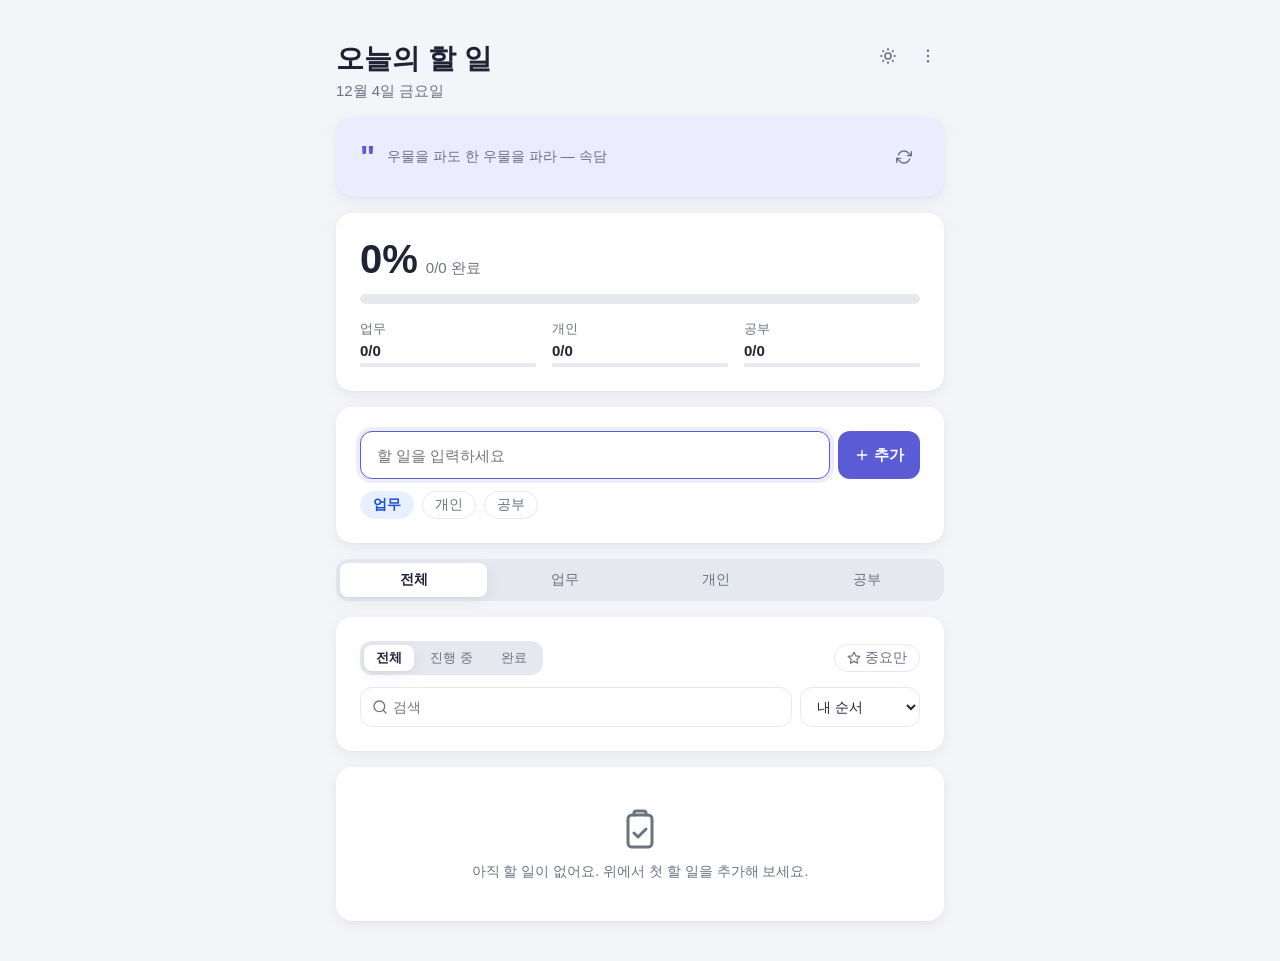
<file: Study-02/todo-app/index.html>
<!DOCTYPE html>
<html lang="ko">
<head>
  <meta charset="UTF-8">
  <meta name="viewport" content="width=device-width, initial-scale=1.0">
  <title>할 일 관리</title>
  <meta name="color-scheme" content="light dark">
  <!-- 화면이 깜빡이지 않도록 스타일시트보다 먼저 테마를 정한다 -->
  <script>
    (function () {
      var theme = null;
      try {
        var settings = JSON.parse(localStorage.getItem("todo-app:settings"));
        if (settings && settings.theme) theme = settings.theme;
      } catch (error) {
        theme = null;
      }
      if (!theme) {
        theme = window.matchMedia("(prefers-color-scheme: dark)").matches ? "dark" : "light";
      }
      document.documentElement.setAttribute("data-theme", theme);
    })();
  </script>
  <link rel="stylesheet" href="style.css">
</head>
<body>
  <main class="page">
    <header class="app-header">
      <div class="app-header-row">
        <div>
          <h1>오늘의 할 일</h1>
          <p id="today-date" class="app-date"></p>
        </div>
        <div class="header-actions">
          <button type="button" id="theme-toggle" class="icon-button" aria-label="테마 바꾸기"></button>
          <div class="more-menu-wrapper">
            <button type="button" id="more-menu-toggle" class="icon-button" aria-label="더보기" aria-haspopup="true" aria-expanded="false">
              <svg width="18" height="18" viewBox="0 0 24 24" fill="currentColor" aria-hidden="true"><circle cx="12" cy="5" r="1.6"/><circle cx="12" cy="12" r="1.6"/><circle cx="12" cy="19" r="1.6"/></svg>
            </button>
            <div id="more-menu" class="more-menu" role="menu" hidden>
              <button type="button" id="menu-export" class="more-menu-item" role="menuitem" tabindex="-1">내보내기</button>
              <button type="button" id="menu-import" class="more-menu-item" role="menuitem" tabindex="-1">가져오기</button>
              <button type="button" id="menu-clear-completed" class="more-menu-item" role="menuitem" tabindex="-1">완료 항목 모두 삭제</button>
              <button type="button" id="menu-classify-settings" class="more-menu-item" role="menuitem" tabindex="-1">자동 분류 설정</button>
              <button type="button" id="menu-shortcuts" class="more-menu-item" role="menuitem" tabindex="-1">단축키 보기</button>
            </div>
          </div>
        </div>
      </div>
    </header>

    <input type="file" id="import-file-input" accept=".json" hidden aria-label="가져올 파일 선택">

    <dialog id="import-dialog" class="app-dialog">
      <p id="import-dialog-message"></p>
      <div class="import-dialog-actions">
        <button type="button" id="import-merge-btn" class="btn-secondary">현재 목록에 추가</button>
        <button type="button" id="import-replace-btn" class="btn-secondary">현재 목록 대체</button>
        <button type="button" id="import-cancel-btn" class="btn-secondary">취소</button>
      </div>
    </dialog>

    <dialog id="shortcuts-dialog" class="app-dialog shortcuts-dialog">
      <h2>단축키</h2>
      <dl class="shortcuts-list">
        <div class="shortcuts-row"><dt>N</dt><dd>새 할 일 입력창 포커스</dd></div>
        <div class="shortcuts-row"><dt>/</dt><dd>검색창 포커스</dd></div>
        <div class="shortcuts-row"><dt>?</dt><dd>이 도움말 열기</dd></div>
        <div class="shortcuts-row"><dt>Esc</dt><dd>열린 메뉴/창 닫기</dd></div>
        <div class="shortcuts-row"><dt>Alt + ↑ / ↓</dt><dd>드래그 핸들에서 순서 바꾸기</dd></div>
      </dl>
      <button type="button" id="shortcuts-close-btn" class="btn-secondary">닫기</button>
    </dialog>

    <dialog id="classify-settings-dialog" class="app-dialog">
      <h2>자동 분류 설정</h2>

      <div class="settings-row">
        <label for="classify-enabled-toggle">자동 분류 사용</label>
        <input type="checkbox" id="classify-enabled-toggle" class="settings-checkbox">
      </div>

      <div class="settings-row">
        <label for="classify-suggestion-toggle">분류 제안 표시</label>
        <input type="checkbox" id="classify-suggestion-toggle" class="settings-checkbox">
      </div>

      <div class="settings-row">
        <label for="classify-threshold-select">민감도(임계값)</label>
        <select id="classify-threshold-select" class="sort-select">
          <option value="1">낮음 (키워드 1개 이상)</option>
          <option value="2">보통 (2개 이상)</option>
          <option value="3">높음 (3개 이상)</option>
        </select>
      </div>

      <p class="settings-hint">임계값을 올리면 키워드가 더 많이 겹치는 확실한 경우에만 자동으로 분류해요.</p>

      <button type="button" id="classify-settings-close-btn" class="btn-secondary">닫기</button>
    </dialog>

    <!-- 오늘의 격언 카드: app.js의 renderQuote()가 채운다 -->
    <section class="card quote-card">
      <span class="quote-mark" aria-hidden="true">"</span>
      <p id="quote-text" class="quote-text"></p>
      <button type="button" id="quote-next" class="icon-button quote-next-btn" aria-label="다른 격언 보기"></button>
    </section>

    <!-- 진행률 카드: app.js의 buildProgressSkeleton()/updateProgress()가 채운다 -->
    <section id="progress" class="card progress-card" aria-live="polite"></section>

    <!-- 할 일 입력 카드 -->
    <section class="card input-card">
      <form id="todo-form" class="todo-form">
        <div class="todo-form-row">
          <input type="text" id="todo-input" class="todo-input" placeholder="할 일을 입력하세요" maxlength="100" aria-label="새 할 일">
          <button type="submit" class="btn-primary">
            <svg width="16" height="16" viewBox="0 0 24 24" fill="none" stroke="currentColor" stroke-width="2" stroke-linecap="round" stroke-linejoin="round" aria-hidden="true"><path d="M12 5v14M5 12h14"/></svg>
            <span>추가</span>
          </button>
        </div>

        <div class="category-chips" role="radiogroup" aria-label="카테고리 선택">
          <input type="radio" name="category" id="category-work" class="chip-input" value="work" checked>
          <label for="category-work" class="chip chip-work">업무</label>

          <input type="radio" name="category" id="category-personal" class="chip-input" value="personal">
          <label for="category-personal" class="chip chip-personal">개인</label>

          <input type="radio" name="category" id="category-study" class="chip-input" value="study">
          <label for="category-study" class="chip chip-study">공부</label>
        </div>
        <p id="auto-classify-label" class="auto-classify-label" aria-live="polite" hidden></p>
      </form>
    </section>

    <!-- 카테고리 필터 탭: app.js의 renderFilterTabs()가 채운다 -->
    <div id="filter-tabs" class="filter-tabs"></div>

    <!-- 상태 필터/검색/정렬/중요만: 검색창과 정렬 select는 여기서 한 번만 만들어 render()가 건드리지 않는다 -->
    <section class="card list-controls">
      <div class="list-controls-row">
        <div id="status-tabs" class="status-tabs"></div>
        <button type="button" id="important-only-toggle" class="chip important-only-chip" aria-pressed="false">
          <svg width="14" height="14" viewBox="0 0 24 24" fill="none" stroke="currentColor" stroke-width="2" stroke-linecap="round" stroke-linejoin="round" aria-hidden="true"><polygon points="12 2 15.09 8.26 22 9.27 17 14.14 18.18 21.02 12 17.77 5.82 21.02 7 14.14 2 9.27 8.91 8.26 12 2"/></svg>
          <span>중요만</span>
        </button>
      </div>
      <div class="list-controls-row">
        <div class="search-box">
          <svg class="search-icon" width="16" height="16" viewBox="0 0 24 24" fill="none" stroke="currentColor" stroke-width="2" stroke-linecap="round" stroke-linejoin="round" aria-hidden="true"><circle cx="11" cy="11" r="8"/><path d="m21 21-4.3-4.3"/></svg>
          <input type="text" id="search-input" class="search-input" placeholder="검색" aria-label="검색">
          <button type="button" id="search-clear" class="icon-button search-clear" aria-label="검색어 지우기" hidden>
            <svg width="14" height="14" viewBox="0 0 24 24" fill="none" stroke="currentColor" stroke-width="2" stroke-linecap="round" stroke-linejoin="round" aria-hidden="true"><path d="M18 6 6 18M6 6l12 12"/></svg>
          </button>
        </div>
        <select id="sort-select" class="sort-select" aria-label="정렬 방식">
          <option value="custom">내 순서</option>
          <option value="newest">최신순</option>
          <option value="oldest">오래된순</option>
          <option value="category">카테고리순</option>
          <option value="important">중요 먼저</option>
          <option value="incomplete">미완료 먼저</option>
          <option value="alphabetical">가나다순</option>
        </select>
      </div>
    </section>

    <!-- 할 일 목록 카드 -->
    <section class="card list-card">
      <ul id="todo-list" class="todo-list"></ul>
    </section>

    <!-- 안내 배너 영역: app.js가 필요할 때 배너를 추가/제거한다 (여러 개가 동시에 쌓일 수 있다) -->
    <div id="banner" class="banner-stack" aria-live="polite"></div>
  </main>

  <script src="app.js" defer></script>
</body>
</html>
</file>
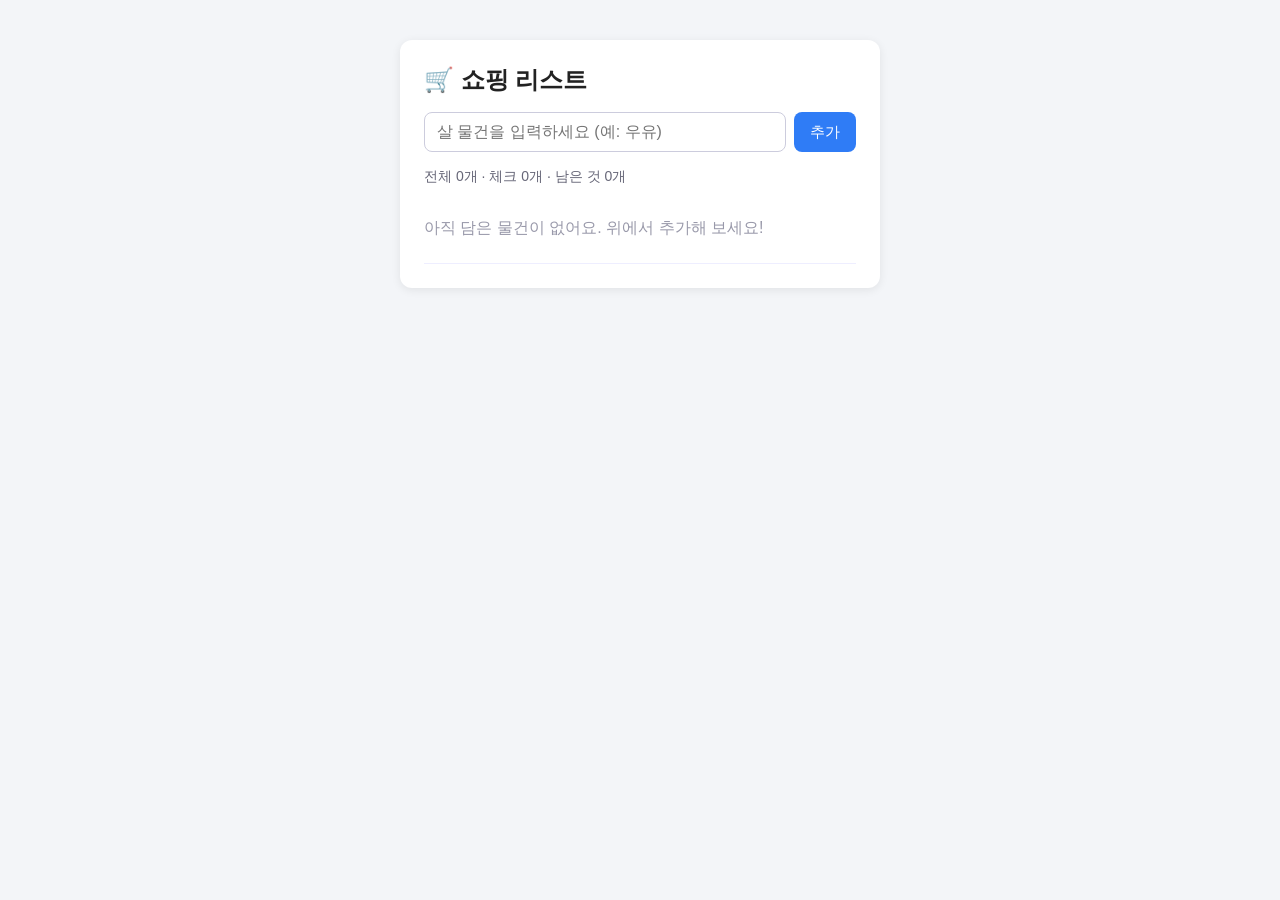
<file: Study-06/shopping-list/index.html>
<!DOCTYPE html>
<html lang="ko">
<head>
  <meta charset="UTF-8">
  <meta name="viewport" content="width=device-width, initial-scale=1.0">
  <title>쇼핑 리스트</title>
  <link rel="icon" href="data:,">
  <style>
    * { box-sizing: border-box; }
    body {
      margin: 0;
      font-family: -apple-system, "Malgun Gothic", "Apple SD Gothic Neo", sans-serif;
      background: #f3f5f8;
      color: #222;
    }
    .app {
      max-width: 480px;
      margin: 40px auto;
      padding: 24px;
      background: #fff;
      border-radius: 12px;
      box-shadow: 0 2px 10px rgba(0, 0, 0, 0.08);
    }
    h1 { margin: 0 0 16px; font-size: 24px; }
    .add-form { display: flex; gap: 8px; }
    .add-form input {
      flex: 1;
      padding: 10px 12px;
      font-size: 16px;
      border: 1px solid #ccd;
      border-radius: 8px;
    }
    button { font-size: 15px; cursor: pointer; border-radius: 8px; }
    .add-form button {
      padding: 10px 16px;
      border: none;
      background: #2f7cf6;
      color: #fff;
    }
    .add-form button:hover { background: #1f66d8; }
    .summary { margin: 16px 0 8px; font-size: 14px; color: #667; }
    ul { list-style: none; margin: 0; padding: 0; }
    li {
      display: flex;
      align-items: center;
      gap: 10px;
      padding: 10px 4px;
      border-bottom: 1px solid #eef;
    }
    li input[type="checkbox"] { width: 20px; height: 20px; cursor: pointer; }
    li .name { flex: 1; font-size: 16px; word-break: break-all; }
    li.done .name { text-decoration: line-through; color: #aab; }
    li .delete {
      padding: 6px 10px;
      border: 1px solid #f0c4c4;
      background: #fff;
      color: #d33;
    }
    li .delete:hover { background: #fdeeee; }
    .empty { padding: 24px 0; text-align: center; color: #99a; }
    .clear-done {
      margin-top: 12px;
      padding: 8px 12px;
      border: 1px solid #ccd;
      background: #fff;
      color: #445;
    }
    .clear-done[hidden] { display: none; }
    @media (max-width: 520px) {
      .app { margin: 0; min-height: 100vh; border-radius: 0; box-shadow: none; padding: 16px; }
    }
  </style>
</head>
<body>
  <main class="app">
    <h1>🛒 쇼핑 리스트</h1>

    <form class="add-form" id="add-form">
      <input id="item-input" type="text" placeholder="살 물건을 입력하세요 (예: 우유)" maxlength="50" autocomplete="off">
      <button type="submit">추가</button>
    </form>

    <p class="summary" id="summary"></p>
    <ul id="item-list"></ul>
    <button class="clear-done" id="clear-done" type="button" hidden>체크한 항목 모두 삭제</button>
  </main>

  <script>
    // 목록은 브라우저 localStorage에 저장한다 (새로고침해도 남아 있음)
    const STORAGE_KEY = "shopping-list-items";

    // ---------- 데이터 처리 (화면을 건드리지 않는 함수들) ----------

    function loadItems() {
      try {
        const saved = JSON.parse(localStorage.getItem(STORAGE_KEY));
        // 저장된 값이 깨졌거나 형식이 다르면 빈 목록으로 시작
        if (!Array.isArray(saved)) return [];
        return saved.filter(item => item && typeof item.name === "string");
      } catch (error) {
        return [];
      }
    }

    function saveItems(items) {
      try {
        localStorage.setItem(STORAGE_KEY, JSON.stringify(items));
      } catch (error) {
        // 저장 공간이 꽉 찼거나 막혀 있어도 앱은 계속 쓸 수 있게 한다
        console.warn("목록을 저장하지 못했어요:", error);
      }
    }

    function addItem(items, name) {
      const trimmed = name.trim();
      if (trimmed === "") return items;
      const newItem = { id: Date.now() + Math.random(), name: trimmed, done: false };
      return [...items, newItem];
    }

    function removeItem(items, id) {
      return items.filter(item => item.id !== id);
    }

    function toggleItem(items, id) {
      return items.map(item => (item.id === id ? { ...item, done: !item.done } : item));
    }

    function removeDoneItems(items) {
      return items.filter(item => !item.done);
    }

    // ---------- 화면 그리기 ----------

    const form = document.getElementById("add-form");
    const input = document.getElementById("item-input");
    const list = document.getElementById("item-list");
    const summary = document.getElementById("summary");
    const clearDoneButton = document.getElementById("clear-done");

    let items = loadItems();

    function update(newItems) {
      items = newItems;
      saveItems(items);
      render();
    }

    function render() {
      list.innerHTML = "";

      if (items.length === 0) {
        const empty = document.createElement("li");
        empty.className = "empty";
        empty.textContent = "아직 담은 물건이 없어요. 위에서 추가해 보세요!";
        list.appendChild(empty);
      }

      for (const item of items) {
        const li = document.createElement("li");
        if (item.done) li.classList.add("done");

        const checkbox = document.createElement("input");
        checkbox.type = "checkbox";
        checkbox.checked = item.done;
        checkbox.setAttribute("aria-label", item.name + " 체크");
        checkbox.addEventListener("change", () => update(toggleItem(items, item.id)));

        // 입력값은 textContent로 넣어야 HTML 코드로 실행되지 않는다
        const name = document.createElement("span");
        name.className = "name";
        name.textContent = item.name;

        const deleteButton = document.createElement("button");
        deleteButton.className = "delete";
        deleteButton.type = "button";
        deleteButton.textContent = "삭제";
        deleteButton.addEventListener("click", () => update(removeItem(items, item.id)));

        li.append(checkbox, name, deleteButton);
        list.appendChild(li);
      }

      const doneCount = items.filter(item => item.done).length;
      summary.textContent = `전체 ${items.length}개 · 체크 ${doneCount}개 · 남은 것 ${items.length - doneCount}개`;
      clearDoneButton.hidden = doneCount === 0;
    }

    form.addEventListener("submit", event => {
      event.preventDefault(); // 새로고침 막기
      if (input.value.trim() === "") {
        input.focus();
        return;
      }
      update(addItem(items, input.value));
      input.value = "";
      input.focus();
    });

    clearDoneButton.addEventListener("click", () => update(removeDoneItems(items)));

    render();
  </script>
</body>
</html>
</file>
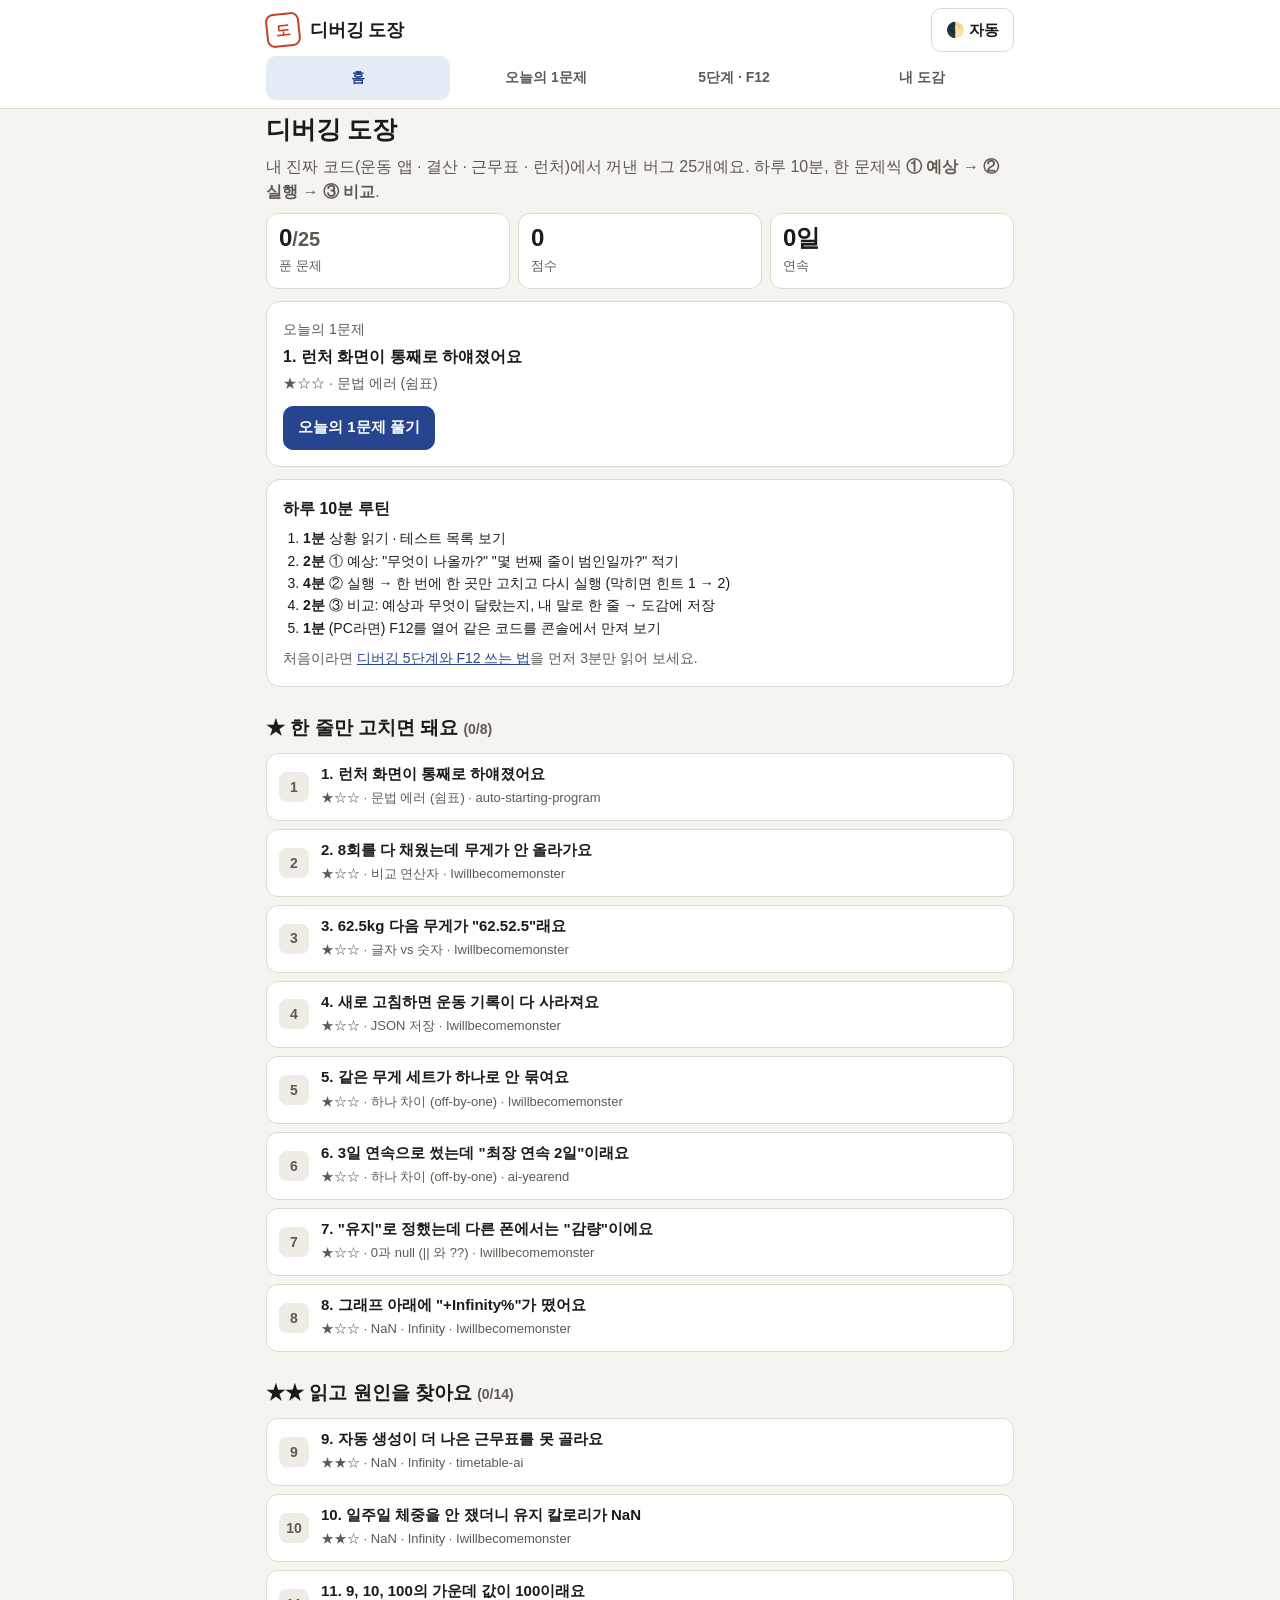
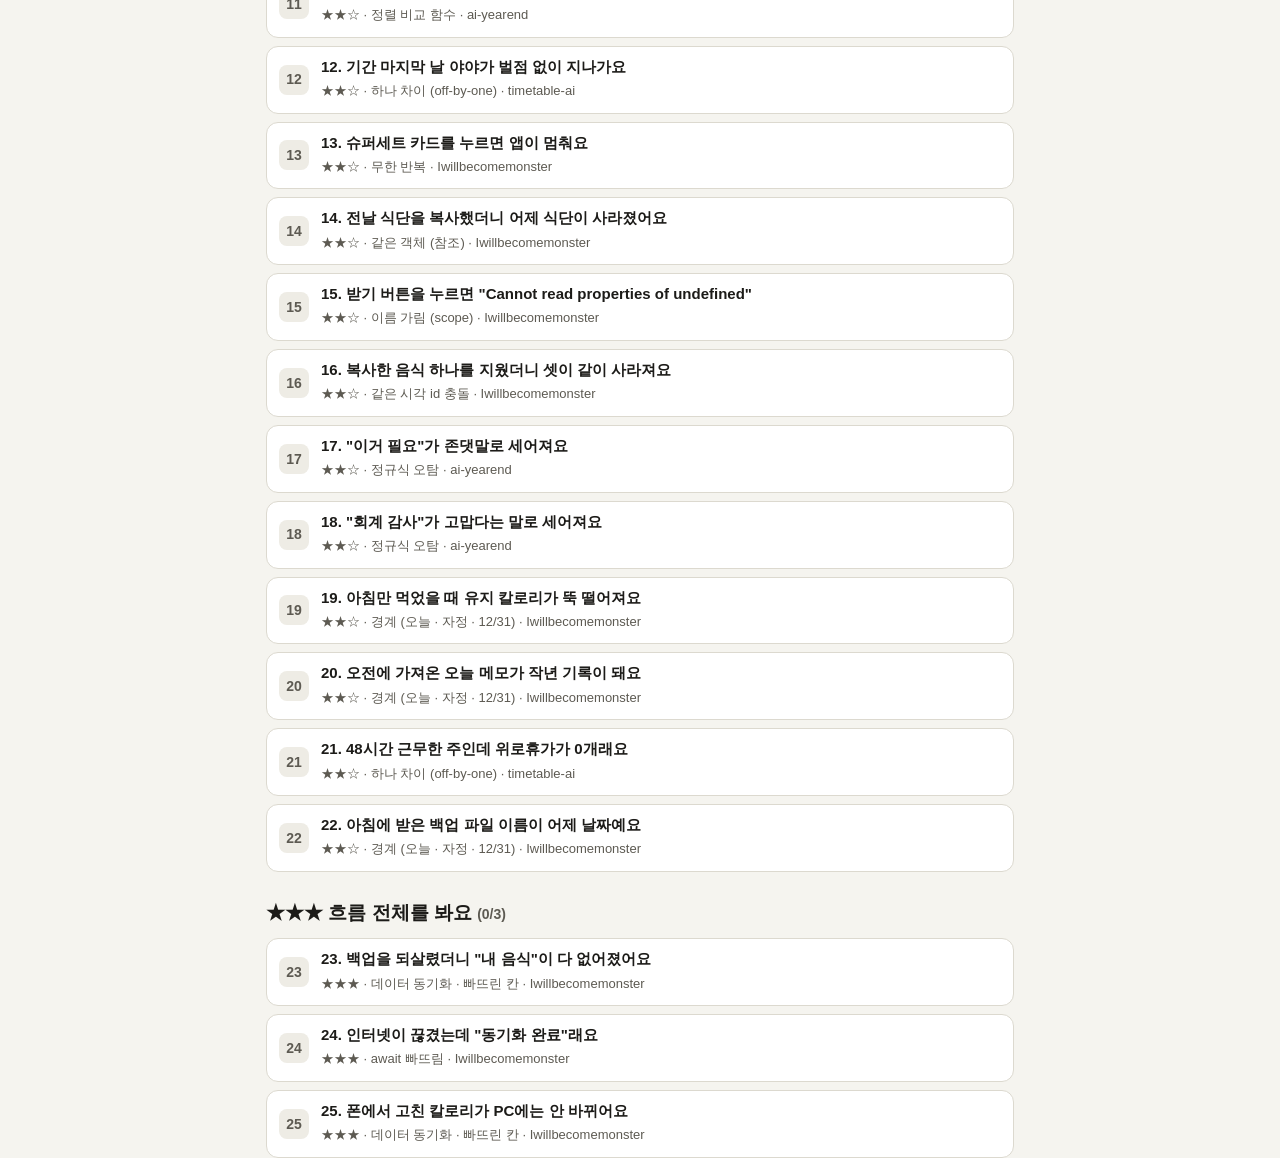
<file: Study-07/debug-dojo/index.html>
<!doctype html>
<html lang="ko">
<head>
<meta charset="utf-8">
<meta name="viewport" content="width=device-width, initial-scale=1">
<meta name="description" content="내 진짜 코드에서 꺼낸 버그 25개로 하는 디버깅 연습장. 예상 → 실행 → 비교.">
<title>디버깅 도장</title>
<style>
:root {
  --bg: #f5f4ef; --surface: #ffffff; --surface-2: #eeece5; --text: #1c1b18; --muted: #5d5a52; --line: #dcd9cf;
  --accent: #27458f; --accent-text: #ffffff; --accent-soft: #e5eaf7;
  --seal: #c3402a; --seal-soft: #fbe8e3;
  --ok: #17703d; --ok-soft: #e2f3e8; --bad: #b0281c; --bad-soft: #fcebe9;
  --warn: #7f5300; --warn-soft: #fff3d9;
  --code-bg: #f2f0e9; --code-text: #1c1b18; --gutter: #948f83; --focus: #27458f;
  color-scheme: light;
}
@media (prefers-color-scheme: dark) {
  :root:not([data-theme="light"]) {
    --bg: #131312; --surface: #1c1c1a; --surface-2: #262623; --text: #eeece5; --muted: #a8a498; --line: #35342f;
    --accent: #93acff; --accent-text: #0f1730; --accent-soft: #1f2947;
    --seal: #ff7f63; --seal-soft: #3a1f19;
    --ok: #63d394; --ok-soft: #12301f; --bad: #ff8d84; --bad-soft: #3a1916;
    --warn: #f1c56b; --warn-soft: #33290f;
    --code-bg: #181816; --code-text: #ebe8de; --gutter: #6e6a60; --focus: #93acff;
    color-scheme: dark;
  }
}
:root[data-theme="dark"] {
  --bg: #131312; --surface: #1c1c1a; --surface-2: #262623; --text: #eeece5; --muted: #a8a498; --line: #35342f;
  --accent: #93acff; --accent-text: #0f1730; --accent-soft: #1f2947;
  --seal: #ff7f63; --seal-soft: #3a1f19;
  --ok: #63d394; --ok-soft: #12301f; --bad: #ff8d84; --bad-soft: #3a1916;
  --warn: #f1c56b; --warn-soft: #33290f;
  --code-bg: #181816; --code-text: #ebe8de; --gutter: #6e6a60; --focus: #93acff;
  color-scheme: dark;
}
* { box-sizing: border-box; }
html { -webkit-text-size-adjust: 100%; }
body {
  margin: 0; background: var(--bg); color: var(--text);
  font-family: -apple-system, BlinkMacSystemFont, "Apple SD Gothic Neo", "Malgun Gothic", "Noto Sans KR", "Segoe UI", sans-serif;
  font-size: 16px; line-height: 1.6; overflow-wrap: anywhere;
}
code, pre, textarea.code, .mono { font-family: ui-monospace, "D2Coding", "Cascadia Mono", Consolas, Menlo, monospace; }
a { color: var(--accent); }
:focus-visible { outline: 3px solid var(--focus); outline-offset: 2px; }
.wrap { max-width: 780px; margin: 0 auto; padding: 0 16px; }

/* 맨 위 */
header.top { background: var(--surface); border-bottom: 1px solid var(--line); position: sticky; top: 0; z-index: 5; }
.brand { display: flex; align-items: center; gap: 10px; padding: 8px 0 4px; }
.brand a.home { display: flex; align-items: center; gap: 10px; text-decoration: none; color: var(--text); min-height: 44px; }
.stamp { display: inline-grid; place-items: center; width: 34px; height: 34px; border: 2.5px solid var(--seal); color: var(--seal);
  border-radius: 8px; font-weight: 800; font-size: 15px; transform: rotate(-6deg); flex: none; }
.brand b { font-size: 18px; letter-spacing: -0.01em; }
.brand .sp { flex: 1; }
nav.tabs { display: grid; grid-template-columns: repeat(4, 1fr); gap: 4px; padding: 0 0 8px; }
nav.tabs a { display: grid; place-items: center; min-height: 44px; border-radius: 10px; text-decoration: none; color: var(--muted);
  font-size: 14px; font-weight: 600; text-align: center; line-height: 1.25; padding: 4px 2px; }
nav.tabs a[aria-current="page"] { background: var(--accent-soft); color: var(--accent); }

main { padding: 18px 0 72px; }
h1 { font-size: 25px; line-height: 1.3; margin: 4px 0 6px; letter-spacing: -0.01em; }
h2 { font-size: 19px; margin: 26px 0 10px; }
h3 { font-size: 16px; margin: 18px 0 6px; }
p { margin: 8px 0; }
.muted { color: var(--muted); }
.small { font-size: 14px; }
.card { background: var(--surface); border: 1px solid var(--line); border-radius: 14px; padding: 16px; margin: 12px 0; }
.card > :first-child { margin-top: 0; }
.card > :last-child { margin-bottom: 0; }

button, .btn {
  font: inherit; font-size: 15px; font-weight: 600; min-height: 44px; padding: 8px 14px; border-radius: 10px; cursor: pointer;
  border: 1px solid var(--line); background: var(--surface); color: var(--text); display: inline-flex; align-items: center;
  justify-content: center; gap: 6px; text-decoration: none; line-height: 1.25;
}
button.primary, .btn.primary { background: var(--accent); color: var(--accent-text); border-color: var(--accent); }
button:disabled { opacity: 0.5; cursor: not-allowed; }
.row { display: flex; flex-wrap: wrap; gap: 8px; align-items: center; }
.row.end { justify-content: flex-end; }
.grow { flex: 1; }

.chips { display: flex; flex-wrap: wrap; gap: 6px; margin: 6px 0; }
.chip { display: inline-flex; align-items: center; gap: 4px; font-size: 13px; padding: 2px 9px; border-radius: 999px;
  background: var(--surface-2); color: var(--muted); border: 1px solid var(--line); }
.chip.level { color: var(--seal); border-color: var(--seal); background: var(--seal-soft); font-weight: 700; }
.chip.src { font-family: ui-monospace, Consolas, monospace; font-size: 12px; }

/* 통계 */
.stats { display: grid; grid-template-columns: repeat(3, 1fr); gap: 8px; }
.stat { background: var(--surface); border: 1px solid var(--line); border-radius: 12px; padding: 10px 12px; }
.stat b { display: block; font-size: 24px; line-height: 1.2; }
.stat span { font-size: 13px; color: var(--muted); }

/* 문제 목록 */
.list { display: grid; gap: 8px; }
.item { display: flex; gap: 12px; align-items: center; text-decoration: none; color: var(--text); background: var(--surface);
  border: 1px solid var(--line); border-radius: 12px; padding: 10px 12px; min-height: 56px; }
.item .no { flex: none; width: 30px; height: 30px; display: grid; place-items: center; border-radius: 8px; background: var(--surface-2);
  font-weight: 700; font-size: 14px; color: var(--muted); }
.item.solved .no { background: none; border: 2px solid var(--seal); color: var(--seal); transform: rotate(-6deg); }
.item .t { flex: 1; min-width: 0; }
.item .t b { display: block; font-size: 15px; line-height: 1.35; }
.item .t span { font-size: 13px; color: var(--muted); }

/* 문제 화면 */
.story { font-size: 16px; }
.step { border-left: 4px solid var(--accent); }
.step h3 { margin-top: 0; display: flex; gap: 8px; align-items: baseline; }
.step h3 .n { color: var(--accent); }
label.f { display: block; font-size: 14px; color: var(--muted); margin: 8px 0 4px; }
textarea.plain, input.plain { width: 100%; font: inherit; font-size: 16px; padding: 10px 12px; border: 1px solid var(--line);
  border-radius: 10px; background: var(--bg); color: var(--text); }
textarea.plain { min-height: 76px; resize: vertical; }
input.plain { min-height: 44px; }
input.line { width: 96px; }

.editor { display: grid; grid-template-columns: auto minmax(0, 1fr); border: 1px solid var(--line); border-radius: 12px;
  background: var(--code-bg); overflow: hidden; margin: 8px 0; }
.editor pre.gutter { margin: 0; padding: 12px 8px 12px 10px; text-align: right; color: var(--gutter); user-select: none;
  border-right: 1px solid var(--line); font-size: 13.5px; line-height: 21px; }
.editor textarea.code { display: block; width: 100%; border: 0; margin: 0; resize: none; background: transparent; color: var(--code-text);
  font-size: 13.5px; line-height: 21px; padding: 12px; white-space: pre; overflow-x: auto; overflow-y: hidden; tab-size: 2; outline: none; }
.editor:focus-within { outline: 3px solid var(--focus); outline-offset: 1px; }
.kbd { font-size: 13px; color: var(--muted); }

.tests { list-style: none; padding: 0; margin: 8px 0; display: grid; gap: 8px; }
.tests li { border: 1px solid var(--line); border-radius: 10px; padding: 10px 12px; background: var(--surface); }
.tests li.pass { border-color: var(--ok); background: var(--ok-soft); }
.tests li.fail { border-color: var(--bad); background: var(--bad-soft); }
.tests .head { display: flex; gap: 8px; align-items: baseline; font-weight: 600; }
.tests .call { font-size: 13px; background: var(--code-bg); border-radius: 6px; padding: 4px 8px; margin: 6px 0; white-space: pre-wrap; display: block; }
.tests .kv { display: grid; grid-template-columns: 64px minmax(0, 1fr); gap: 2px 8px; font-size: 14px; }
.tests .kv span:nth-child(odd) { color: var(--muted); }
.tests .kv code { white-space: pre-wrap; }
.summary { font-weight: 700; margin: 10px 0 4px; }
.summary.ok { color: var(--ok); }
.summary.bad { color: var(--bad); }
.console { background: var(--code-bg); border: 1px solid var(--line); border-radius: 10px; padding: 10px 12px; font-size: 13px;
  white-space: pre-wrap; margin: 6px 0; max-height: 240px; overflow: auto; }
.console .t { color: var(--muted); }

.hint { background: var(--warn-soft); border-radius: 10px; padding: 10px 12px; margin: 8px 0; }
.hint b { color: var(--warn); }
.py { border: 1.5px dashed var(--line); border-radius: 12px; padding: 12px 14px; }
.real { border: 1.5px solid var(--seal); border-radius: 12px; padding: 12px 14px; background: var(--seal-soft); }
.real .k { font-weight: 700; color: var(--seal); }
.diff { font-size: 13px; background: var(--code-bg); border-radius: 10px; padding: 8px 0; overflow-x: auto; margin: 8px 0; border: 1px solid var(--line); }
.diff div { white-space: pre; padding: 0 12px; min-width: max-content; }
.diff .del { background: var(--bad-soft); color: var(--bad); }
.diff .add { background: var(--ok-soft); color: var(--ok); }
.diff .gap { color: var(--muted); }
.banner { background: var(--accent-soft); color: var(--text); border-radius: 12px; padding: 10px 14px; margin: 0 0 12px; }
.solvedmark { display: inline-block; border: 2.5px solid var(--seal); color: var(--seal); border-radius: 10px; padding: 2px 10px;
  font-weight: 800; transform: rotate(-4deg); }
.pager { display: grid; grid-template-columns: 1fr 1fr; gap: 8px; margin-top: 20px; }
details > summary { cursor: pointer; min-height: 44px; display: flex; align-items: center; font-weight: 600; }
pre.prelude { font-size: 13px; background: var(--code-bg); border-radius: 10px; padding: 10px 12px; overflow-x: auto; margin: 6px 0; }

/* 5단계 */
ol.steps5 { list-style: none; padding: 0; margin: 0; counter-reset: s; display: grid; gap: 10px; }
ol.steps5 > li { counter-increment: s; background: var(--surface); border: 1px solid var(--line); border-radius: 14px; padding: 14px 16px 14px 56px; position: relative; }
ol.steps5 > li::before { content: counter(s); position: absolute; left: 14px; top: 14px; width: 30px; height: 30px; display: grid; place-items: center;
  border-radius: 8px; background: var(--accent); color: var(--accent-text); font-weight: 800; }
ol.steps5 h3 { margin: 2px 0 4px; }
table { width: 100%; border-collapse: collapse; font-size: 14.5px; }
th, td { text-align: left; vertical-align: top; padding: 7px 6px; border-top: 1px solid var(--line); }
th { color: var(--muted); font-size: 13px; border-top: 0; }
kbd { font-family: ui-monospace, Consolas, monospace; font-size: 13px; border: 1px solid var(--line); border-bottom-width: 2px;
  border-radius: 6px; padding: 0 6px; background: var(--surface-2); white-space: nowrap; }
.dexcat { margin-top: 18px; }
.dexitem textarea { margin-top: 6px; }
.notice { background: var(--warn-soft); border-radius: 12px; padding: 10px 14px; }
@media (max-width: 420px) {
  h1 { font-size: 22px; }
  .stat b { font-size: 21px; }
  .card { padding: 14px; }
}
</style>
</head>
<body>
<header class="top">
  <div class="wrap">
    <div class="brand">
      <a class="home" href="#home"><span class="stamp" aria-hidden="true">도</span><b>디버깅 도장</b></a>
      <span class="sp"></span>
      <button id="theme" type="button" aria-label="화면 밝기 바꾸기">🌓 자동</button>
    </div>
    <nav class="tabs" aria-label="메뉴">
      <a href="#home" data-tab="home">홈</a>
      <a href="#today" data-tab="today">오늘의 1문제</a>
      <a href="#steps" data-tab="steps">5단계 · F12</a>
      <a href="#dex" data-tab="dex">내 도감</a>
    </nav>
  </div>
</header>
<main class="wrap" id="app" tabindex="-1"></main>

<!-- ===================== 문제 코드 =====================
  문제마다 세 덩어리:  data-part="bug"(버그 있는 코드) · "fix"(정답) · "prelude"(테스트용 준비 코드, 없어도 됨)
  type="text/plain"이라 브라우저가 실행하지 않고 글자로만 들고 있어요. 새 문제는 README의 틀을 보고 추가해요.
======================================================== -->

<script type="text/plain" data-ex="config-comma" data-part="bug">
// config.js — 런처의 "데이터"
const MODES = [
  {
    name: "의학공부",
    emoji: "🩺",
    items: [
      { type: "site", label: "AnkiWeb", url: "https://ankiweb.net/decks" },
      { type: "site", label: "Google", url: "https://www.google.com" },
    ],
  }
  {
    name: "코딩공부",
    emoji: "💻",
    items: [
      { type: "site", label: "GitHub", url: "https://github.com" },
      { type: "site", label: "Colab", url: "https://colab.research.google.com" },
    ],
  },
];
</script>
<script type="text/plain" data-ex="config-comma" data-part="fix">
// config.js — 런처의 "데이터"
const MODES = [
  {
    name: "의학공부",
    emoji: "🩺",
    items: [
      { type: "site", label: "AnkiWeb", url: "https://ankiweb.net/decks" },
      { type: "site", label: "Google", url: "https://www.google.com" },
    ],
  },
  {
    name: "코딩공부",
    emoji: "💻",
    items: [
      { type: "site", label: "GitHub", url: "https://github.com" },
      { type: "site", label: "Colab", url: "https://colab.research.google.com" },
    ],
  },
];
</script>

<script type="text/plain" data-ex="next-weight" data-part="bug">
// 다음 무게 제안 (노트북 ⑧ next_weight를 JS로 옮긴 것)
// reps: 본 세트들의 횟수,  low~high: 목표 횟수 범위
function nextWeight(weight, reps, low, high, step, rpe) {
  if (weight === 0)
    return { weight: 0, reason: "맨몸 → 횟수 늘리기" };
  if (Math.min(...reps) >= high && rpe === 10)
    return { weight, reason: "다 채웠지만 RPE 10 → 굳히기" };
  if (Math.min(...reps) > high)
    return { weight: weight + step, reason: "증량" };
  if (Math.max(...reps) < low)
    return { weight: Math.max(weight - step, 0), reason: "감량" };
  return { weight, reason: "같은 무게" };
}
</script>
<script type="text/plain" data-ex="next-weight" data-part="fix">
// 다음 무게 제안 (노트북 ⑧ next_weight를 JS로 옮긴 것)
// reps: 본 세트들의 횟수,  low~high: 목표 횟수 범위
function nextWeight(weight, reps, low, high, step, rpe) {
  if (weight === 0)
    return { weight: 0, reason: "맨몸 → 횟수 늘리기" };
  if (Math.min(...reps) >= high && rpe === 10)
    return { weight, reason: "다 채웠지만 RPE 10 → 굳히기" };
  if (Math.min(...reps) >= high)
    return { weight: weight + step, reason: "증량" };
  if (Math.max(...reps) < low)
    return { weight: Math.max(weight - step, 0), reason: "감량" };
  return { weight, reason: "같은 무게" };
}
</script>

<script type="text/plain" data-ex="parse-set" data-part="bug">
// "60*10*3" → { w: 60, r: 10, count: 3 }
// "60x10"   → { w: 60, r: 10, count: 1 }
// 세트 모양이 아니면 null
function parseSet(token) {
  const parts = token.toLowerCase().replace(/[*×]/g, "x").split("x");
  if (parts.length !== 2 && parts.length !== 3) return null;
  if (!/^\d+(\.\d+)?$/.test(parts[0])) return null;   // 무게: 60, 62.5
  if (!parts.slice(1).every(p => /^\d+$/.test(p))) return null;
  return {
    w: parts[0],
    r: Number(parts[1]),
    count: parts.length === 3 ? Number(parts[2]) : 1,
  };
}

// 다음에 들 무게 = 지난 무게 + 증량 단위
function nextLoad(token, step) {
  return parseSet(token).w + step;
}
</script>
<script type="text/plain" data-ex="parse-set" data-part="fix">
// "60*10*3" → { w: 60, r: 10, count: 3 }
// "60x10"   → { w: 60, r: 10, count: 1 }
// 세트 모양이 아니면 null
function parseSet(token) {
  const parts = token.toLowerCase().replace(/[*×]/g, "x").split("x");
  if (parts.length !== 2 && parts.length !== 3) return null;
  if (!/^\d+(\.\d+)?$/.test(parts[0])) return null;   // 무게: 60, 62.5
  if (!parts.slice(1).every(p => /^\d+$/.test(p))) return null;
  return {
    w: Number(parts[0]),
    r: Number(parts[1]),
    count: parts.length === 3 ? Number(parts[2]) : 1,
  };
}

// 다음에 들 무게 = 지난 무게 + 증량 단위
function nextLoad(token, step) {
  return parseSet(token).w + step;
}
</script>

<script type="text/plain" data-ex="json-save" data-part="prelude">
// 테스트용 가짜 localStorage — 진짜처럼 무엇이든 '글자'로 바꿔서 저장해요
const fakeStorage = {
  box: {},
  setItem(key, value) { this.box[key] = String(value); },
  getItem(key) { return key in this.box ? this.box[key] : null; },
};
</script>
<script type="text/plain" data-ex="json-save" data-part="bug">
const STORAGE_KEY = "iwbm-data-v1";

function save(data) {
  fakeStorage.setItem(STORAGE_KEY, data);
}

function load() {
  try {
    const saved = JSON.parse(fakeStorage.getItem(STORAGE_KEY));
    if (saved && Array.isArray(saved.workouts)) return saved;
  } catch (e) { /* 깨졌으면 새로 시작 */ }
  return { workouts: [] };
}
</script>
<script type="text/plain" data-ex="json-save" data-part="fix">
const STORAGE_KEY = "iwbm-data-v1";

function save(data) {
  fakeStorage.setItem(STORAGE_KEY, JSON.stringify(data));
}

function load() {
  try {
    const saved = JSON.parse(fakeStorage.getItem(STORAGE_KEY));
    if (saved && Array.isArray(saved.workouts)) return saved;
  } catch (e) { /* 깨졌으면 새로 시작 */ }
  return { workouts: [] };
}
</script>

<script type="text/plain" data-ex="format-sets" data-part="bug">
// [{w:85,r:8},{w:85,r:8},{w:80,r:10}] → "85*8,8 80*10"
// 앞 세트와 무게가 같으면 횟수만 이어 쓰기
function formatSets(sets) {
  const groups = [];
  for (const s of sets) {
    const last = groups[groups.length];
    if (last && last.w === s.w) last.reps.push(s.r);
    else groups.push({ w: s.w, reps: [s.r] });
  }
  return groups.map(g => `${g.w}*${g.reps.join(",")}`).join(" ");
}
</script>
<script type="text/plain" data-ex="format-sets" data-part="fix">
// [{w:85,r:8},{w:85,r:8},{w:80,r:10}] → "85*8,8 80*10"
// 앞 세트와 무게가 같으면 횟수만 이어 쓰기
function formatSets(sets) {
  const groups = [];
  for (const s of sets) {
    const last = groups[groups.length - 1];
    if (last && last.w === s.w) last.reps.push(s.r);
    else groups.push({ w: s.w, reps: [s.r] });
  }
  return groups.map(g => `${g.w}*${g.reps.join(",")}`).join(" ");
}
</script>

<script type="text/plain" data-ex="streak" data-part="bug">
// 쓴 날짜 목록 → 가장 길게 '연속으로' 쓴 날 수
// dates: ["2026-01-01", "2026-01-02", ...]
function longestStreak(dates) {
  const sorted = [...dates].sort();
  let longest = 0;
  let streak = 0;
  let prev = null;
  for (const date of sorted) {
    const gap = prev ? (Date.parse(date) - Date.parse(prev)) / 86400000 : 0;
    streak = gap === 1 ? streak + 1 : 0;
    longest = Math.max(longest, streak);
    prev = date;
  }
  return longest;
}
</script>
<script type="text/plain" data-ex="streak" data-part="fix">
// 쓴 날짜 목록 → 가장 길게 '연속으로' 쓴 날 수
// dates: ["2026-01-01", "2026-01-02", ...]
function longestStreak(dates) {
  const sorted = [...dates].sort();
  let longest = 0;
  let streak = 0;
  let prev = null;
  for (const date of sorted) {
    const gap = prev ? (Date.parse(date) - Date.parse(prev)) / 86400000 : 0;
    streak = gap === 1 ? streak + 1 : 1;
    longest = Math.max(longest, streak);
    prev = date;
  }
  return longest;
}
</script>

<script type="text/plain" data-ex="speed-zero" data-part="bug">
const DEFAULT_KG_PER_WEEK = -0.5;   // 처음 기본값: 주 0.5kg 감량

// 인터넷 표(nutrition_settings)의 한 줄 → 폰의 목표 속도 (kg/주)
// 한 번도 안 정했으면 칸이 null (Supabase 숫자 칸은 글자 "0.25"로 올 때가 있음)
function speedFromRow(row) {
  return Number(row.target_kg_per_week) || DEFAULT_KG_PER_WEEK;
}
</script>
<script type="text/plain" data-ex="speed-zero" data-part="fix">
const DEFAULT_KG_PER_WEEK = -0.5;   // 처음 기본값: 주 0.5kg 감량

// 인터넷 표(nutrition_settings)의 한 줄 → 폰의 목표 속도 (kg/주)
// 한 번도 안 정했으면 칸이 null (Supabase 숫자 칸은 글자 "0.25"로 올 때가 있음)
function speedFromRow(row) {
  return Number(row.target_kg_per_week ?? DEFAULT_KG_PER_WEEK);
}
</script>

<script type="text/plain" data-ex="e1rm-zero" data-part="bug">
const round1 = x => Math.round(x * 10) / 10;

// 첫 기록 → 최근 기록, e1RM이 몇 % 변했나 (그래프 아래 한 줄)
// first, last: e1RM(kg).  맨몸 운동은 e1RM이 0
function changePct(first, last) {
  return round1((last / first - 1) * 100);
}
</script>
<script type="text/plain" data-ex="e1rm-zero" data-part="fix">
const round1 = x => Math.round(x * 10) / 10;

// 첫 기록 → 최근 기록, e1RM이 몇 % 변했나 (그래프 아래 한 줄)
// first, last: e1RM(kg).  맨몸 운동은 e1RM이 0
function changePct(first, last) {
  if (!first) return null;
  return round1((last / first - 1) * 100);
}
</script>

<script type="text/plain" data-ex="penalty-nan" data-part="bug">
var PENALTY_WEIGHTS = {
  targetShort: 10000, // 위로휴가 목표 미달 1개당
  yaya: 3000,         // 야야 1번당
  jujuju: 100,        // 주주주 1번당
  flowBreak: 10       // 주야비 흐름 깨짐 1번당
};

// 벌점 항목 r 과 무게 w 로 총 벌점
function penaltyTotal(r, w) {
  var shortSum = r.targetShort.reduce(function (a, t) {
    return a + t.short;
  }, 0);
  return shortSum * w.targetShort + r.yaya * w.yaya +
    r.jujuju * w.jujuju + r.flowBreaks * w.flowBreaks;
}

// 후보 근무표 두 개 중 벌점이 낮은 것
function better(a, b) {
  var pa = penaltyTotal(a, PENALTY_WEIGHTS);
  var pb = penaltyTotal(b, PENALTY_WEIGHTS);
  return pb < pa ? b : a;
}
</script>
<script type="text/plain" data-ex="penalty-nan" data-part="fix">
var PENALTY_WEIGHTS = {
  targetShort: 10000, // 위로휴가 목표 미달 1개당
  yaya: 3000,         // 야야 1번당
  jujuju: 100,        // 주주주 1번당
  flowBreak: 10       // 주야비 흐름 깨짐 1번당
};

// 벌점 항목 r 과 무게 w 로 총 벌점
function penaltyTotal(r, w) {
  var shortSum = r.targetShort.reduce(function (a, t) {
    return a + t.short;
  }, 0);
  return shortSum * w.targetShort + r.yaya * w.yaya +
    r.jujuju * w.jujuju + r.flowBreaks * w.flowBreak;
}

// 후보 근무표 두 개 중 벌점이 낮은 것
function better(a, b) {
  var pa = penaltyTotal(a, PENALTY_WEIGHTS);
  var pb = penaltyTotal(b, PENALTY_WEIGHTS);
  return pb < pa ? b : a;
}
</script>

<script type="text/plain" data-ex="avg7-nan" data-part="bug">
// addDays("2026-10-09", -7) → "2026-10-02"
function addDays(day, n) {
  const d = new Date(day + "T12:00:00");
  d.setDate(d.getDate() + n);
  const mm = String(d.getMonth() + 1).padStart(2, "0");
  const dd = String(d.getDate()).padStart(2, "0");
  return `${d.getFullYear()}-${mm}-${dd}`;
}

// 그날 포함 최근 7일에 잰 체중의 평균 (안 잰 날은 빼고)
// 잰 날이 하나도 없으면 null → 다른 값(마지막 체중)으로 대신함
// body: { "2026-10-09": { w: 83.6 }, ... }
function avg7(body, day) {
  const ws = Object.keys(body)
    .filter(d => d <= day && d > addDays(day, -7))
    .map(d => body[d].w);
  return ws.reduce((a, b) => a + b, 0) / ws.length;
}
</script>
<script type="text/plain" data-ex="avg7-nan" data-part="fix">
// addDays("2026-10-09", -7) → "2026-10-02"
function addDays(day, n) {
  const d = new Date(day + "T12:00:00");
  d.setDate(d.getDate() + n);
  const mm = String(d.getMonth() + 1).padStart(2, "0");
  const dd = String(d.getDate()).padStart(2, "0");
  return `${d.getFullYear()}-${mm}-${dd}`;
}

// 그날 포함 최근 7일에 잰 체중의 평균 (안 잰 날은 빼고)
// 잰 날이 하나도 없으면 null → 다른 값(마지막 체중)으로 대신함
// body: { "2026-10-09": { w: 83.6 }, ... }
function avg7(body, day) {
  const ws = Object.keys(body)
    .filter(d => d <= day && d > addDays(day, -7))
    .map(d => body[d].w);
  if (!ws.length) return null;
  return ws.reduce((a, b) => a + b, 0) / ws.length;
}
</script>

<script type="text/plain" data-ex="median-sort" data-part="bug">
// 가운데 값 (대화 길이, 답장까지 걸린 시간 같은 숫자 목록)
function median(list) {
  if (list.length === 0) return 0;
  const sorted = [...list].sort();
  const mid = Math.floor(sorted.length / 2);
  return sorted.length % 2
    ? sorted[mid]
    : (sorted[mid - 1] + sorted[mid]) / 2;
}
</script>
<script type="text/plain" data-ex="median-sort" data-part="fix">
// 가운데 값 (대화 길이, 답장까지 걸린 시간 같은 숫자 목록)
function median(list) {
  if (list.length === 0) return 0;
  const sorted = [...list].sort((a, b) => a - b);
  const mid = Math.floor(sorted.length / 2);
  return sorted.length % 2
    ? sorted[mid]
    : (sorted[mid - 1] + sorted[mid]) / 2;
}
</script>

<script type="text/plain" data-ex="yaya-count" data-part="bug">
// 칸 값: '주' 같은 글자 하나, 또는 ['휴', '야'] 같은 목록
function cellCodes(value) {
  if (!value) return [];
  return Array.isArray(value) ? value : [value];
}
function worksNight(value) {
  var codes = cellCodes(value);
  return codes.indexOf('야') !== -1 || codes.indexOf('견야') !== -1;
}

// 한 사람의 근무 줄에서 '야야'(야간 2번 연속) 횟수
function countYaya(row) {
  var count = 0;
  for (var i = 0; i < row.length - 2; i++) {
    if (worksNight(row[i]) && worksNight(row[i + 1])) count++;
  }
  return count;
}
</script>
<script type="text/plain" data-ex="yaya-count" data-part="fix">
// 칸 값: '주' 같은 글자 하나, 또는 ['휴', '야'] 같은 목록
function cellCodes(value) {
  if (!value) return [];
  return Array.isArray(value) ? value : [value];
}
function worksNight(value) {
  var codes = cellCodes(value);
  return codes.indexOf('야') !== -1 || codes.indexOf('견야') !== -1;
}

// 한 사람의 근무 줄에서 '야야'(야간 2번 연속) 횟수
function countYaya(row) {
  var count = 0;
  for (var i = 0; i < row.length - 1; i++) {
    if (worksNight(row[i]) && worksNight(row[i + 1])) count++;
  }
  return count;
}
</script>

<script type="text/plain" data-ex="superset-loop" data-part="bug">
// 슈퍼세트: ss = true면 바로 다음 종목과 묶임 (A.ss → A·B)
// i번째 종목이 들어 있는 묶음의 '첫 종목 번호'
function supersetStart(exercises, i) {
  let start = i;
  while (start > 0 && exercises[start - 1].ss) i--;
  return start;
}
</script>
<script type="text/plain" data-ex="superset-loop" data-part="fix">
// 슈퍼세트: ss = true면 바로 다음 종목과 묶임 (A.ss → A·B)
// i번째 종목이 들어 있는 묶음의 '첫 종목 번호'
function supersetStart(exercises, i) {
  let start = i;
  while (start > 0 && exercises[start - 1].ss) start--;
  return start;
}
</script>

<script type="text/plain" data-ex="copy-day" data-part="bug">
// 전날 식단을 이 날로 복사 (전날 것은 그대로 남아야 함)
function copyDay(meals, fromDay, toDay) {
  const copies = meals
    .filter(m => m.day === fromDay)
    .map(m => {
      const copy = m;
      copy.day = toDay;
      copy.synced = false;
      return copy;
    });
  return [...meals, ...copies];
}
</script>
<script type="text/plain" data-ex="copy-day" data-part="fix">
// 전날 식단을 이 날로 복사 (전날 것은 그대로 남아야 함)
function copyDay(meals, fromDay, toDay) {
  const copies = meals
    .filter(m => m.day === fromDay)
    .map(m => {
      const copy = { ...m };
      copy.day = toDay;
      copy.synced = false;
      return copy;
    });
  return [...meals, ...copies];
}
</script>

<script type="text/plain" data-ex="shadow-data" data-part="bug">
let data = { workouts: [{ id: "a" }] };   // 앱 전체 기록 (전역)

// 인터넷에서 받은 결과 { data: [줄들], error } → 폰에 없는 운동만 추가
function addRemote(result) {
  const { data, error } = result;
  if (error) throw error;
  for (const row of data) {
    if (!data.workouts.some(w => w.id === row.id)) data.workouts.push(row);
  }
  return data.workouts.length;
}
</script>
<script type="text/plain" data-ex="shadow-data" data-part="fix">
let data = { workouts: [{ id: "a" }] };   // 앱 전체 기록 (전역)

// 인터넷에서 받은 결과 { data: [줄들], error } → 폰에 없는 운동만 추가
function addRemote(result) {
  const { data: rows, error } = result;
  if (error) throw error;
  for (const row of rows) {
    if (!data.workouts.some(w => w.id === row.id)) data.workouts.push(row);
  }
  return data.workouts.length;
}
</script>

<script type="text/plain" data-ex="same-ms-id" data-part="prelude">
// 테스트용 시계: 늘 같은 시각을 돌려줘요
// (진짜 Date.now()도 1밀리초 안에 여러 번 부르면 같은 값이에요)
const frozenNow = () => 1793000000000;
</script>
<script type="text/plain" data-ex="same-ms-id" data-part="bug">
// 식사 하나의 이름표(id)
function makeId(now) {
  return "f" + now().toString(36);
}

// 여러 끼를 한 번에 복사 (전날 식단 복사 버튼)
function copyMeals(meals, now) {
  return meals.map(m => ({ ...m, id: makeId(now) }));
}
</script>
<script type="text/plain" data-ex="same-ms-id" data-part="fix">
// 식사 하나의 이름표(id)
function makeId(now) {
  return "f" + now().toString(36) + Math.random().toString(36).slice(2, 7);
}

// 여러 끼를 한 번에 복사 (전날 식단 복사 버튼)
function copyMeals(meals, now) {
  return meals.map(m => ({ ...m, id: makeId(now) }));
}
</script>

<script type="text/plain" data-ex="tone-yo" data-part="bug">
// 끝에 붙은 문장부호·이모티콘·ㅋㅠ 떼기
const TRAILING_NOISE = /[^가-힣]+$/;
const POLITE_ENDING = /(요|니다|세요|셔요|십시오|죠)$/;
// '요'로 끝나지만 존댓말이 아닌 낱말 ("이거 필요", "이게 중요")
const YO_NOUNS = /(^|\s)(불?필요|중요|주요|수요|개요)$/;

// 메시지의 마지막 문장이 존댓말인지
function isPolite(text) {
  const lines = text
    .split(/[\n.!?]+/)
    .map(line => line.replace(TRAILING_NOISE, "").trim())
    .filter(line => line.length > 0);
  const last = lines[lines.length - 1] || "";
  return POLITE_ENDING.test(last);
}
</script>
<script type="text/plain" data-ex="tone-yo" data-part="fix">
// 끝에 붙은 문장부호·이모티콘·ㅋㅠ 떼기
const TRAILING_NOISE = /[^가-힣]+$/;
const POLITE_ENDING = /(요|니다|세요|셔요|십시오|죠)$/;
// '요'로 끝나지만 존댓말이 아닌 낱말 ("이거 필요", "이게 중요")
const YO_NOUNS = /(^|\s)(불?필요|중요|주요|수요|개요)$/;

// 메시지의 마지막 문장이 존댓말인지
function isPolite(text) {
  const lines = text
    .split(/[\n.!?]+/)
    .map(line => line.replace(TRAILING_NOISE, "").trim())
    .filter(line => line.length > 0);
  const last = lines[lines.length - 1] || "";
  if (last.endsWith("요") && YO_NOUNS.test(last)) return false;
  return POLITE_ENDING.test(last);
}
</script>

<script type="text/plain" data-ex="thanks-regex" data-part="bug">
// 고맙다는 말 횟수 세기
const THANKS = /고마워|고맙|감사|ㄱㅅ|땡큐|thank/gi;

function countThanks(text) {
  return (text.match(THANKS) ?? []).length;
}
</script>
<script type="text/plain" data-ex="thanks-regex" data-part="fix">
// 고맙다는 말 횟수 세기
const THANKS = /고마워|고맙|감사(?=합니|해|드리|드려|드립|하다|하네|함|요|용)|ㄱㅅ|땡큐|thank/gi;

function countThanks(text) {
  return (text.match(THANKS) ?? []).length;
}
</script>

<script type="text/plain" data-ex="mean-kcal" data-part="bug">
// 최근 며칠의 '평균 섭취 칼로리' (유지 칼로리 계산의 재료)
// kcalByDay: { "2026-10-09": 2400, ... }  ("YYYY-MM-DD" 글자는 사전 순 = 날짜 순)
// 기간 = start 다음 날부터 어제까지
//   (start는 빼고, 오늘은 아직 다 안 먹었으니 뺌)
function meanKcal(kcalByDay, start, today) {
  const days = Object.keys(kcalByDay)
    .filter(d => d > start && d <= today);
  if (!days.length) return null;
  const total = days.reduce((s, d) => s + kcalByDay[d], 0);
  return total / days.length;
}
</script>
<script type="text/plain" data-ex="mean-kcal" data-part="fix">
// 최근 며칠의 '평균 섭취 칼로리' (유지 칼로리 계산의 재료)
// kcalByDay: { "2026-10-09": 2400, ... }  ("YYYY-MM-DD" 글자는 사전 순 = 날짜 순)
// 기간 = start 다음 날부터 어제까지
//   (start는 빼고, 오늘은 아직 다 안 먹었으니 뺌)
function meanKcal(kcalByDay, start, today) {
  const days = Object.keys(kcalByDay)
    .filter(d => d > start && d < today);
  if (!days.length) return null;
  const total = days.reduce((s, d) => s + kcalByDay[d], 0);
  return total / days.length;
}
</script>

<script type="text/plain" data-ex="parse-date" data-part="bug">
// Date → "2026-10-31" (폰 시간 기준)
function isoDay(d) {
  const mm = String(d.getMonth() + 1).padStart(2, "0");
  const dd = String(d.getDate()).padStart(2, "0");
  return `${d.getFullYear()}-${mm}-${dd}`;
}

// 메모의 "10/05" → 날짜. 연도가 없으니 올해로 보되,
// 오늘보다 뒤면(아직 안 온 날) 작년 기록으로 봄
// today: 지금 시각 (테스트에서 바꿔 넣으려고 받음)
function parseDate(token, today) {
  const m = /^(\d{1,2})\/(\d{1,2})$/.exec(token || "");
  if (!m) return null;
  const d = new Date(today.getFullYear(), Number(m[1]) - 1, Number(m[2]), 12, 0, 0);
  if (d > today) d.setFullYear(d.getFullYear() - 1);
  return d;
}
</script>
<script type="text/plain" data-ex="parse-date" data-part="fix">
// Date → "2026-10-31" (폰 시간 기준)
function isoDay(d) {
  const mm = String(d.getMonth() + 1).padStart(2, "0");
  const dd = String(d.getDate()).padStart(2, "0");
  return `${d.getFullYear()}-${mm}-${dd}`;
}

// 메모의 "10/05" → 날짜. 연도가 없으니 올해로 보되,
// 오늘보다 뒤면(아직 안 온 날) 작년 기록으로 봄
// today: 지금 시각 (테스트에서 바꿔 넣으려고 받음)
function parseDate(token, today) {
  const m = /^(\d{1,2})\/(\d{1,2})$/.exec(token || "");
  if (!m) return null;
  const d = new Date(today.getFullYear(), Number(m[1]) - 1, Number(m[2]), 12, 0, 0);
  if (isoDay(d) > isoDay(today)) d.setFullYear(d.getFullYear() - 1);
  return d;
}
</script>

<script type="text/plain" data-ex="leave-40h" data-part="bug">
var SHIFT_HOURS = { '주': 10, '야': 14, '견주': 10, '견야': 14 };
var LEAVE_MIN_HOURS = 40;      // 한 주 이 시간 이상이면 위로휴가 1개
var LEAVE_MAX_PER_PERIOD = 3;  // 기간 전체 최대 3개

function cellHours(value) {
  var codes = !value ? [] : Array.isArray(value) ? value : [value];
  return codes.reduce(function (sum, code) {
    return sum + (SHIFT_HOURS[code] || 0);
  }, 0);
}

// row: 월요일부터 하루 한 칸. 결과: 주별 근무시간 [48, 38, ...]
function weeklyHours(row) {
  var weeks = [];
  for (var w = 0; w < row.length / 7; w++) weeks.push(0);
  row.forEach(function (value, i) {
    weeks[Math.round(i / 7)] += cellHours(value);
  });
  return weeks;
}

// 40시간 이상인 주마다 1개, 기간 전체 최대 3개
function countLeave(weeks) {
  var earned = weeks.filter(function (h) {
    return h >= LEAVE_MIN_HOURS;
  }).length;
  return Math.min(earned, LEAVE_MAX_PER_PERIOD);
}
</script>
<script type="text/plain" data-ex="leave-40h" data-part="fix">
var SHIFT_HOURS = { '주': 10, '야': 14, '견주': 10, '견야': 14 };
var LEAVE_MIN_HOURS = 40;      // 한 주 이 시간 이상이면 위로휴가 1개
var LEAVE_MAX_PER_PERIOD = 3;  // 기간 전체 최대 3개

function cellHours(value) {
  var codes = !value ? [] : Array.isArray(value) ? value : [value];
  return codes.reduce(function (sum, code) {
    return sum + (SHIFT_HOURS[code] || 0);
  }, 0);
}

// row: 월요일부터 하루 한 칸. 결과: 주별 근무시간 [48, 38, ...]
function weeklyHours(row) {
  var weeks = [];
  for (var w = 0; w < row.length / 7; w++) weeks.push(0);
  row.forEach(function (value, i) {
    weeks[Math.floor(i / 7)] += cellHours(value);
  });
  return weeks;
}

// 40시간 이상인 주마다 1개, 기간 전체 최대 3개
function countLeave(weeks) {
  var earned = weeks.filter(function (h) {
    return h >= LEAVE_MIN_HOURS;
  }).length;
  return Math.min(earned, LEAVE_MAX_PER_PERIOD);
}
</script>

<script type="text/plain" data-ex="backup-kst" data-part="bug">
// 백업 파일 이름: "iwbm-backup-2026-10-31.json"
// 이름의 날짜는 '한국 날짜'여야 해요 (UTC보다 9시간 빠름)
function backupName(now) {
  return `iwbm-backup-${now.toISOString().slice(0, 10)}.json`;
}
</script>
<script type="text/plain" data-ex="backup-kst" data-part="fix">
// 백업 파일 이름: "iwbm-backup-2026-10-31.json"
// 이름의 날짜는 '한국 날짜'여야 해요 (UTC보다 9시간 빠름)
function backupName(now) {
  const kst = new Date(now.getTime() + 9 * 60 * 60 * 1000);
  return `iwbm-backup-${kst.toISOString().slice(0, 10)}.json`;
}
</script>

<script type="text/plain" data-ex="restore-myfoods" data-part="prelude">
// 테스트용 백업 파일 내용 (JSON.parse를 마친 모양)
const backup = {
  workouts: [{ id: "a", synced: true }],
  meals: [{ id: "f1", food: "현미밥", synced: true }],
  custom: {},
  body: { "2026-10-30": { w: 83.6, synced: true } },
  myFoods: {
    "닭가슴살 스테이크": { basis: 100, unit: "g", kcal: 165, c: 2, p: 31, f: 3 },
  },
};
</script>
<script type="text/plain" data-ex="restore-myfoods" data-part="bug">
// 나중 버전에서 늘어난 칸들의 빈 값
function EMPTY_EXTRAS() {
  return { deleted: [], body: {}, meals: [], nutrition: null,
    hiddenGraphs: [], hiddenDirty: false,
    myFoods: {}, myFoodsDirty: false };
}

// 백업 파일 → 새 data (지금 기록을 통째로 바꿈)
function restoreFrom(restored) {
  if (!Array.isArray(restored.workouts)) throw new Error("모양이 달라요");
  const data = { ...EMPTY_EXTRAS(),
    workouts: restored.workouts,
    custom: restored.custom || {}, customDirty: true,
    body: restored.body || {},
    meals: restored.meals || [],
    nutrition: restored.nutrition || null,
    hiddenGraphs: restored.hiddenGraphs || [], hiddenDirty: true };
  data.workouts.forEach(w => { w.synced = false; });   // 다시 올리기
  data.meals.forEach(m => { m.synced = false; });
  return data;
}
</script>
<script type="text/plain" data-ex="restore-myfoods" data-part="fix">
// 나중 버전에서 늘어난 칸들의 빈 값
function EMPTY_EXTRAS() {
  return { deleted: [], body: {}, meals: [], nutrition: null,
    hiddenGraphs: [], hiddenDirty: false,
    myFoods: {}, myFoodsDirty: false };
}

// 백업 파일 → 새 data (지금 기록을 통째로 바꿈)
function restoreFrom(restored) {
  if (!Array.isArray(restored.workouts)) throw new Error("모양이 달라요");
  const data = { ...EMPTY_EXTRAS(),
    workouts: restored.workouts,
    custom: restored.custom || {}, customDirty: true,
    body: restored.body || {},
    meals: restored.meals || [],
    nutrition: restored.nutrition || null,
    hiddenGraphs: restored.hiddenGraphs || [], hiddenDirty: true,
    myFoods: restored.myFoods || {}, myFoodsDirty: true };
  data.workouts.forEach(w => { w.synced = false; });   // 다시 올리기
  data.meals.forEach(m => { m.synced = false; });
  return data;
}
</script>

<script type="text/plain" data-ex="forget-await" data-part="prelude">
// 테스트용 가짜 인터넷: 0.03초 뒤에 답해요. bad: true인 운동은 실패
function fakeUpload(w) {
  return new Promise((resolve, reject) => {
    setTimeout(() => (w.bad ? reject(new Error("인터넷 끊김")) : resolve()), 30);
  });
}
</script>
<script type="text/plain" data-ex="forget-await" data-part="bug">
// 아직 안 올린 운동을 하나씩 올리기
// 하나 올릴 때마다 synced = true → 중간에 끊겨도 다음에 이어서
async function syncAll(workouts, upload) {
  try {
    for (const w of workouts.filter(w => !w.synced)) {
      upload(w);
      w.synced = true;
    }
    return "동기화 완료";
  } catch (error) {
    return "동기화 실패 — " + error.message;
  }
}
</script>
<script type="text/plain" data-ex="forget-await" data-part="fix">
// 아직 안 올린 운동을 하나씩 올리기
// 하나 올릴 때마다 synced = true → 중간에 끊겨도 다음에 이어서
async function syncAll(workouts, upload) {
  try {
    for (const w of workouts.filter(w => !w.synced)) {
      await upload(w);
      w.synced = true;
    }
    return "동기화 완료";
  } catch (error) {
    return "동기화 실패 — " + error.message;
  }
}
</script>

<script type="text/plain" data-ex="meal-sync" data-part="bug">
// 받기: 인터넷의 식사(remote)를 폰 목록(local)에 합치기
//  ① 인터넷에만 있음 → 추가
//  ② 둘 다 있음 → 폰 것이 아직 안 올린 수정(synced: false)이면 폰 것,
//                  이미 올라간 것(synced: true)이면 인터넷 것이 최신
//  ③ 폰에서 올라가 있던 것인데 인터넷에 없음 → 다른 기기에서 지움 → 빼기
function mergeMeals(local, remote) {
  const remoteIds = new Set(remote.map(r => r.id));
  const localIds = new Set(local.map(m => m.id));
  const out = [...local];
  for (const r of remote) {
    if (localIds.has(r.id)) continue;
    out.push({ ...r, synced: true });
  }
  return out.filter(m => !m.synced || remoteIds.has(m.id));
}
</script>
<script type="text/plain" data-ex="meal-sync" data-part="fix">
// 받기: 인터넷의 식사(remote)를 폰 목록(local)에 합치기
//  ① 인터넷에만 있음 → 추가
//  ② 둘 다 있음 → 폰 것이 아직 안 올린 수정(synced: false)이면 폰 것,
//                  이미 올라간 것(synced: true)이면 인터넷 것이 최신
//  ③ 폰에서 올라가 있던 것인데 인터넷에 없음 → 다른 기기에서 지움 → 빼기
function mergeMeals(local, remote) {
  const remoteIds = new Set(remote.map(r => r.id));
  const out = [...local];
  for (const r of remote) {
    const i = out.findIndex(m => m.id === r.id);
    if (i === -1) out.push({ ...r, synced: true });
    else if (out[i].synced) out[i] = { ...r, synced: true };
  }
  return out.filter(m => !m.synced || remoteIds.has(m.id));
}
</script>

<script>
// 두 번 눌러 확인하기 — 일부 화면(앱 안 미리보기 등)은 confirm() 창을 막아서, 버튼을 한 번 더 누르게 해요
function tapConfirm(btn, msg) {
  if (!btn) return true;
  if (btn.dataset.armed === '1') { clearTimeout(btn._armT); btn.dataset.armed = ''; btn.textContent = btn._label; return true; }
  btn._label = btn.textContent; btn.dataset.armed = '1';
  btn.textContent = msg + ' 한 번 더 누르면 진행해요';
  btn._armT = setTimeout(() => { btn.dataset.armed = ''; btn.textContent = btn._label; }, 4000);
  return false;
}

'use strict';
// ===================== 문제 설명 · 테스트 =====================
// tests: run = 실행할 식(문제 코드 안의 함수·변수를 그대로 씀), expect = 나와야 하는 값
// real.kind: fixed(실제로 일어나서 고친 것) · live(지금 앱 코드에 남아 있음) · notes(내 복습 노트에 있던 것) · whatif(이렇게 고치면 생기는 버그)
const EXERCISES = [
  {
    id: 'config-comma', level: 1, cat: 'syntax',
    title: '런처 화면이 통째로 하얘졌어요',
    source: { repo: 'auto-starting-program', file: 'config.js', fn: 'MODES' },
    story: '런처에 새 목적을 하나 더 넣었더니, 버튼이 하나도 안 나오고 화면이 하얗게 비었어요. 에러 창도 안 떴어요.',
    tests: [
      { name: '목적이 2개 만들어지나', run: `MODES.length`, expect: 2 },
      { name: '두 번째 목적 이름', run: `MODES[1].name`, expect: '코딩공부' },
      { name: '사이트가 모두 4개', run: `MODES.flatMap(m => m.items).length`, expect: 4 },
    ],
    hints: [
      '테스트가 전부 같은 SyntaxError로 실패했죠? 문법 에러는 "한 줄도 실행되지 않았다"는 뜻이에요. 목적(사전) 두 개가 맞닿는 곳을 보세요.',
      '"의학공부" 사전을 닫는 } 뒤에 쉼표가 없어요. 목록 [ ] 안의 칸과 칸 사이에는 항상 쉼표가 있어야 해요.',
    ],
    explain: 'JS는 파일 전체를 먼저 읽어서 문법을 검사한 뒤에 실행해요. 쉼표 하나가 빠지면 파일 전체가 실행되지 않아서 MODES가 아예 생기지 않고, index.html은 그릴 게 없으니 하얀 화면이 돼요. 이때 F12 → Console에는 빨간 글씨로 "Uncaught SyntaxError: Unexpected token \'{\'"와 config.js:줄 번호가 떠 있어요. 화면이 하얘지면 콘솔부터!',
    python: 'Python도 [{...} {...}]는 SyntaxError예요. Python은 "Perhaps you forgot a comma?"라고 친절하게 알려 주지만, JS는 "Unexpected token \'{\'"(예상 못 한 { 가 나왔다)라고만 해요. 뜻은 같아요: 바로 앞 줄 끝에 뭔가 빠졌다.',
    real: { kind: 'fixed', text: 'auto-starting-program 커밋 5487680 "Fix missing commas in config.js that blanked the launcher" (2026-10-26). 런처가 실제로 통째로 하얘졌던 사건이에요.' },
  },
  {
    id: 'next-weight', level: 1, cat: 'compare',
    title: '8회를 다 채웠는데 무게가 안 올라가요',
    source: { repo: 'Iwillbecomemonster', file: 'app/app.js', fn: 'nextWeight' },
    story: '벤치 85kg로 4세트 모두 8회(목표 범위 6~8회의 최대)를 채웠어요. 그런데 다음 무게 제안이 계속 "같은 무게"예요.',
    tests: [
      { name: '다 8회 + RPE 9 → +5kg', run: `nextWeight(85, [8, 8, 8, 8], 6, 8, 5, 9).weight`, expect: 90 },
      { name: '다 8회 + RPE 10 → 굳히기', run: `nextWeight(85, [8, 8, 8, 8], 6, 8, 5, 10).reason`, expect: '다 채웠지만 RPE 10 → 굳히기' },
      { name: '8·7·6회 → 같은 무게', run: `nextWeight(85, [8, 7, 6], 6, 8, 5, 8).weight`, expect: 85 },
      { name: '최고 5회 → -5kg', run: `nextWeight(85, [5, 4], 6, 8, 5, 8).weight`, expect: 80 },
    ],
    hints: [
      '"모든 세트 high회 달성"을 묻는 줄이 두 개 있어요. 두 줄을 위아래로 나란히 비교해 보세요.',
      '증량 줄은 Math.min(...reps) > high 예요. 8 > 8은 거짓이라 "딱 8회"는 증량이 안 돼요. 위 줄처럼 >= 여야 해요.',
    ],
    explain: '> 는 "보다 크다", >= 는 "크거나 같다"예요. 둘은 값이 딱 같을 때(8과 8)만 다르게 동작해서, 경계값으로 시험하지 않으면 안 보여요. 버그를 찾을 때 "딱 경계값"을 넣어 보는 습관이 중요해요.',
    python: 'Python 노트북 ⑧의 min(reps) >= high 를 그대로 옮기면 돼요. 비교 연산자 >, >=, ==의 뜻은 Python과 JS가 같아요 (JS에는 === 가 더 있을 뿐).',
    real: { kind: 'whatif', text: '실제 app.js nextWeight는 두 줄 모두 >= 로 맞게 되어 있어요. 노트북 → JS로 옮길 때 가장 실수하기 쉬운 자리라서 골랐어요.' },
  },
  {
    id: 'parse-set', level: 1, cat: 'type',
    title: '62.5kg 다음 무게가 "62.52.5"래요',
    source: { repo: 'Iwillbecomemonster', file: 'app/import.js', fn: 'parseSet' },
    story: '메모에서 가져온 "62.5x8" 세트에 2.5kg를 더했더니 65가 아니라 이상한 글자가 나왔어요.',
    tests: [
      { name: '"60*10*3" 읽기', run: `parseSet("60*10*3")`, expect: { w: 60, r: 10, count: 3 } },
      { name: '62.5 + 2.5', run: `nextLoad("62.5x8", 2.5)`, expect: 65 },
      { name: '세트가 아닌 글자', run: `parseSet("Bench")`, expect: null },
      { name: '세트 수 생략 → 1', run: `parseSet("60*10").count`, expect: 1 },
    ],
    hints: [
      '첫 번째 테스트의 "실제 값"을 자세히 보세요. 60 둘레에 따옴표가 있나요?',
      'split으로 자른 조각은 전부 글자예요. r과 count는 Number(...)로 바꿨는데 w만 안 바꿨어요.',
    ],
    explain: '글자 "62.5"에 숫자 2.5를 + 하면 JS는 덧셈 대신 글자 이어 붙이기를 해서 "62.52.5"가 돼요. 에러도 안 나요. 화면에 숫자처럼 보여도 따옴표가 붙어 있으면 글자예요. 이 도장의 결과 칸은 글자에 항상 "따옴표"를 붙여 보여 줘요.',
    python: 'Python에서 "62.5" + 2.5 는 TypeError로 바로 멈춰요. JS는 멈추지 않고 이어 붙여요. 그래서 Python의 float("62.5")에 해당하는 Number("62.5")를 꼭 써야 해요.',
    real: { kind: 'whatif', text: '실제 import.js parseSet은 Number(parts[0])로 바꿔 둬서 괜찮아요. 비슷한 일은 실제로 있었어요: el.dataset.i가 글자 "1"이라 1 === "1"이 거짓이 되는 문제 (v0.4 복습 노트 Q4-1).' },
  },
  {
    id: 'json-save', level: 1, cat: 'json',
    title: '새로 고침하면 운동 기록이 다 사라져요',
    source: { repo: 'Iwillbecomemonster', file: 'app/app.js', fn: 'save · load' },
    story: '운동을 저장했는데 앱을 다시 열면 기록이 0개예요. 에러는 하나도 안 보여요.',
    tests: [
      { name: '저장 → 불러오기 (2개)', run: `(save({ workouts: [{ id: "a" }, { id: "b" }] }), load().workouts.length)`, expect: 2 },
      { name: '보관함에 들어간 글자', run: `(save({ workouts: [{ id: "a" }] }), fakeStorage.getItem("iwbm-data-v1"))`, expect: '{"workouts":[{"id":"a"}]}' },
      { name: '아무것도 없을 때', run: `load()`, expect: { workouts: [] } },
    ],
    hints: [
      'save 다음에 fakeStorage.getItem(STORAGE_KEY)를 console.log로 찍어 보세요. 무엇이 저장됐나요?',
      'localStorage는 글자만 담아요. 사전을 그대로 넣으면 "[object Object]"라는 글자가 돼요. 넣기 전에 JSON.stringify(data).',
    ],
    explain: '저장소에 사전을 그대로 넣으면 String({...}) = "[object Object]"가 저장돼요. 나중에 JSON.parse("[object Object]")는 에러 → load의 catch가 조용히 삼키고 → 빈 기록으로 새로 시작. "에러는 없는데 데이터가 사라짐"의 전형이에요. catch가 에러를 숨길 수 있다는 것도 기억해 두세요.',
    python: 'json.dumps(d) 없이 str(d)로 파일에 쓰면 "{\'workouts\': ...}" 모양이라 json.loads가 실패하는 것과 비슷해요. JS는 더 심해서 내용이 아예 "[object Object]"로 사라져요. JSON.stringify = json.dumps, JSON.parse = json.loads.',
    real: { kind: 'notes', text: 'v0.4 코드 복습 노트 8장 "조용한 버그 도감"의 첫 줄이에요. 실제 app.js save()는 JSON.stringify를 써요.' },
  },
  {
    id: 'format-sets', level: 1, cat: 'offbyone',
    title: '같은 무게 세트가 하나로 안 묶여요',
    source: { repo: 'Iwillbecomemonster', file: 'app/app.js', fn: 'formatSets' },
    story: '85kg 8회 두 세트, 80kg 10회 한 세트를 메모 모양으로 바꾸면 "85*8,8 80*10"이어야 하는데 "85*8 85*8 80*10"이 나와요.',
    tests: [
      { name: '85·85·80', run: `formatSets([{ w: 85, r: 8 }, { w: 85, r: 8 }, { w: 80, r: 10 }])`, expect: '85*8,8 80*10' },
      { name: '한 세트', run: `formatSets([{ w: 60, r: 12 }])`, expect: '60*12' },
      { name: '세 세트 같은 무게', run: `formatSets([{ w: 60, r: 12 }, { w: 60, r: 12 }, { w: 60, r: 10 }])`, expect: '60*12,12,10' },
    ],
    hints: [
      'for 안에 console.log(last)를 넣고 실행해 보세요. last가 한 번이라도 undefined가 아닌 적이 있나요?',
      '목록의 마지막 칸 번호는 length가 아니라 length - 1이에요. groups[groups.length]는 늘 비어 있어요.',
    ],
    explain: '칸이 3개인 목록의 번호는 0, 1, 2예요. groups[3]은 없는 칸이라 undefined가 나오고, last && ... 가 늘 거짓이 돼서 매번 새 묶음을 만들었어요. "하나 차이(off-by-one)"는 가장 흔한 버그예요. 맨 끝은 length - 1 (또는 .at(-1)).',
    python: 'Python의 groups[-1]이 JS에서는 groups[groups.length - 1] 또는 groups.at(-1)이에요. Python에서 groups[len(groups)]는 IndexError로 시끄럽게 멈추는데, JS는 조용히 undefined를 줘요.',
    real: { kind: 'whatif', text: '실제 app.js formatSets는 groups[groups.length - 1]로 맞게 되어 있어요. 노트북 ① 메모 형식과 같은 모양을 만드는 함수예요.' },
  },
  {
    id: 'streak', level: 1, cat: 'offbyone',
    title: '3일 연속으로 썼는데 "최장 연속 2일"이래요',
    source: { repo: 'ai-yearend', file: 'src/metrics/explore.js', fn: 'finish() — 최장 연속' },
    story: '결산 미리보기에서 "최장 연속" 숫자가 늘 하루씩 모자라요. 하루만 쓴 사람은 0일이에요.',
    tests: [
      { name: '하루만', run: `longestStreak(["2026-03-01"])`, expect: 1 },
      { name: '1·2일 연속, 5일 따로', run: `longestStreak(["2026-01-01", "2026-01-02", "2026-01-05"])`, expect: 2 },
      { name: '달을 넘어 4일', run: `longestStreak(["2026-02-27", "2026-02-28", "2026-03-01", "2026-03-02"])`, expect: 4 },
      { name: '빈 목록', run: `longestStreak([])`, expect: 0 },
    ],
    hints: [
      '연속이 끊겼을 때 streak를 몇으로 다시 시작하나요? 그날도 "쓴 날"이에요.',
      'streak = gap === 1 ? streak + 1 : 0 의 0을 1로. 끊긴 날도 새 연속의 첫날이라 1부터 세야 해요.',
    ],
    explain: '연속 세기는 "오늘 썼으면 최소 1일"이에요. 끊길 때 0으로 되돌리면 그날을 빼먹어서 모든 연속이 1씩 짧아져요. 맨 첫 날짜도 prev가 없어서 gap이 0 → 끊긴 것으로 처리돼 1부터 시작해야 해요.',
    python: 'streak = streak + 1 if gap == 1 else 1 과 같아요. JS의 조건 ? 참일 때 : 거짓일 때 는 Python의 참일 때 if 조건 else 거짓일 때 를 순서만 바꾼 거예요.',
    real: { kind: 'whatif', text: '실제 explore.js는 : 1로 맞게 되어 있어요. 결산에 "최장 연속" 숫자가 들어가니, 틀리면 바로 눈에 띄는 곳이에요.' },
  },
  {
    id: 'speed-zero', level: 1, cat: 'nullish',
    title: '"유지"로 정했는데 다른 폰에서는 "감량"이에요',
    source: { repo: 'Iwillbecomemonster', file: 'app/nutrition.js', fn: 'syncNutrition (받기)' },
    story: '목표 속도를 0kg/주(유지)로 바꿨어요. 그런데 다른 기기에서 받아 오면 -0.5(감량)로 돌아가 있어요.',
    tests: [
      { name: '유지 (글자 "0")', run: `speedFromRow({ target_kg_per_week: "0" })`, expect: 0 },
      { name: '증량 "0.25"', run: `speedFromRow({ target_kg_per_week: "0.25" })`, expect: 0.25 },
      { name: '아직 안 정함 (null)', run: `speedFromRow({ target_kg_per_week: null })`, expect: -0.5 },
      { name: '칸이 아예 없음', run: `speedFromRow({})`, expect: -0.5 },
    ],
    hints: [
      '|| 는 왼쪽이 "거짓 같은 값"이면 오른쪽을 써요. 0은 거짓 같은 값일까요?',
      '0 || -0.5 → -0.5 예요. null·undefined일 때만 기본값을 쓰는 ?? 를, Number로 바꾸기 전에 쓰세요: Number(row.target_kg_per_week ?? DEFAULT_KG_PER_WEEK)',
    ],
    explain: '|| 는 0, "", null, undefined, NaN, false를 모두 "없음"으로 봐요. 그런데 이 앱에서 0은 "유지"라는 진짜 값이에요. ?? 는 null과 undefined만 "없음"으로 봐요. 순서도 중요해요: Number(null)은 0이 되므로, ?? 를 Number보다 먼저 써야 해요.',
    python: 'Python의 x or default 도 0을 거짓으로 봐서 똑같은 함정이 있어요. JS의 ?? 는 Python의 default if x is None else x 예요.',
    real: { kind: 'notes', text: '복습 노트 Q2-3 "0 ?? 70 은 0, 0 || 70 은 70"에서 나온 버그예요. 실제 nutrition.js는 Number(r.target_kg_per_week)만 써서 괜찮아요. 0이 뜻있는 값인 곳(유지, 맨몸 0kg)에서 || 를 쓰면 이렇게 돼요.' },
  },
  {
    id: 'e1rm-zero', level: 1, cat: 'nan',
    title: '그래프 아래에 "+Infinity%"가 떴어요',
    source: { repo: 'Iwillbecomemonster', file: 'app/progress.js', fn: 'progressDetail — e1RM 변화 %' },
    story: '맨몸 운동 그래프를 열었더니 e1RM 변화가 "Infinity%"나 "NaN%"로 보여요.',
    tests: [
      { name: '100 → 110', run: `changePct(100, 110)`, expect: 10 },
      { name: '110.5 → 107.7', run: `changePct(110.5, 107.7)`, expect: -2.5 },
      { name: '맨몸 (0 → 0)', run: `changePct(0, 0)`, expect: null },
      { name: '0 → 50', run: `changePct(0, 50)`, expect: null },
    ],
    hints: [
      '0으로 나누면 JS는 무엇을 돌려줄까요? 테스트 3·4의 실제 값을 보세요.',
      '나누기 전에 first가 0이면 "계산할 수 없음"이라는 뜻으로 null을 돌려주세요: if (!first) return null;',
    ],
    explain: 'JS에서 50 / 0 은 Infinity, 0 / 0 은 NaN(숫자가 아님)이에요. 에러로 멈추지 않고 화면까지 그대로 가요. 나누기 앞에는 "0이면?"을 항상 물어보세요. 결과가 null이면 화면에서 "기록 1회"처럼 다른 글을 보여 주면 돼요.',
    python: 'Python은 50 / 0 에서 ZeroDivisionError로 바로 멈춰요. JS는 멈추지 않고 Infinity·NaN을 돌려줘서, 화면에 찍힐 때까지 아무도 몰라요.',
    real: { kind: 'fixed', text: 'Iwillbecomemonster v0.6-d 커밋 b7f3866 "B7: 운동 그래프 e1RM 변화가 +Infinity%로 보이던 것 막기". 맨몸으로 적던 종목을 나중에 무게 있는 종목으로 바꾸면 첫 e1RM이 0이라 실제로 "+Infinity%"가 화면에 나왔어요. 고친 코드도 이름이 changePct이고, if (!(first > 0)) return ""; 로 막아요.' },
  },
  {
    id: 'penalty-nan', level: 2, cat: 'nan',
    title: '자동 생성이 더 나은 근무표를 못 골라요',
    source: { repo: 'timetable-ai', file: 'index.html', fn: 'penaltyTotal · PENALTY_WEIGHTS' },
    story: '벌점 3000점짜리(야야 1번) 근무표와 50점짜리 근무표 중에서 자꾸 3000점짜리가 뽑혀요.',
    tests: [
      { name: '총 벌점 계산', run: `penaltyTotal({ targetShort: [{ short: 1 }], yaya: 1, jujuju: 2, flowBreaks: 3 }, PENALTY_WEIGHTS)`, expect: 13230 },
      { name: '벌점 낮은 쪽 고르기', run: `better({ name: "A", targetShort: [], yaya: 1, jujuju: 0, flowBreaks: 0 }, { name: "B", targetShort: [], yaya: 0, jujuju: 0, flowBreaks: 5 }).name`, expect: 'B' },
      { name: '벌점 0', run: `penaltyTotal({ targetShort: [], yaya: 0, jujuju: 0, flowBreaks: 0 }, PENALTY_WEIGHTS)`, expect: 0 },
    ],
    hints: [
      '첫 테스트의 실제 값이 NaN이에요. 곱하기 네 개를 하나씩 console.log로 찍어 보세요.',
      'PENALTY_WEIGHTS의 이름은 flowBreak(단수)인데 계산에서는 w.flowBreaks(복수)를 읽어요. 없는 이름 → undefined → 곱하면 NaN.',
    ],
    explain: '사전에 없는 이름을 읽으면 JS는 에러 대신 undefined를 줘요. undefined × 3 = NaN, 그리고 NaN이 섞인 덧셈은 전부 NaN. 게다가 NaN < 무엇 은 항상 거짓이라 "더 작은 쪽 고르기"가 늘 첫 후보를 고르게 돼요. 이름 한 글자가 근무표 자동 생성을 망가뜨리는 거예요.',
    python: 'Python의 w["flowBreaks"]는 KeyError로 바로 멈춰요. JS의 w.flowBreaks 는 조용히 undefined. Python의 w.get("flowBreaks")처럼 동작한다고 생각하면 돼요.',
    real: { kind: 'whatif', text: '실제 timetable-ai는 r.flowBreaks * w.flowBreak 로 맞게 써요. 결과 칸은 복수, 무게 칸은 단수라 한 글자 실수가 나기 딱 좋은 곳이에요.' },
  },
  {
    id: 'avg7-nan', level: 2, cat: 'nan',
    title: '일주일 체중을 안 쟀더니 유지 칼로리가 NaN',
    source: { repo: 'Iwillbecomemonster', file: 'app/nutrition.js', fn: 'avg7' },
    story: '휴가 다녀와서 일주일 넘게 체중을 안 쟀더니 유지 칼로리 칸에 "NaN kcal"이 떴어요.',
    tests: [
      { name: '이틀 평균', run: `avg7({ "2026-10-08": { w: 84 }, "2026-10-09": { w: 83 } }, "2026-10-09")`, expect: 83.5 },
      { name: '최근 7일에 기록 없음', run: `avg7({ "2026-10-01": { w: 84 } }, "2026-10-09")`, expect: null },
      { name: '기록이 아예 없음', run: `avg7({}, "2026-10-09")`, expect: null },
      { name: '딱 7일 전은 빼기', run: `avg7({ "2026-10-02": { w: 80 }, "2026-10-03": { w: 82 } }, "2026-10-09")`, expect: 82 },
    ],
    hints: [
      '기록이 없으면 ws는 빈 목록이에요. 그때 마지막 줄은 0 / 0 이 돼요.',
      '빈 목록이면 먼저 null을 돌려주세요: if (!ws.length) return null; (주석에 "없으면 null"이라고 적혀 있어요)',
    ],
    explain: '빈 목록의 합은 0, 개수도 0이라 0 / 0 = NaN이에요. 더 무서운 건 다음 단계예요: 앱은 avg7(today) ?? lastWeight 처럼 "없으면 다른 값"을 쓰는데, NaN은 null이 아니라서 ?? 가 대신 값을 못 넣어요. NaN이 유지 칼로리까지 퍼져요.',
    python: 'sum([]) / len([]) 은 Python에서 ZeroDivisionError예요. JS는 NaN을 돌려주고 계속 가요. 빈 목록 검사는 if not ws: (Python) = if (!ws.length) (JS). JS에서 빈 목록 [] 자체는 참이라서 if (!ws)로는 안 돼요!',
    real: { kind: 'whatif', text: '실제 nutrition.js avg7은 ws.length ? … : null로 막아 두었고, baseMaintenance가 avg7(today) ?? lastWeightUpTo(today)로 이어 받아요.' },
  },
  {
    id: 'median-sort', level: 2, cat: 'sort',
    title: '9, 10, 100의 가운데 값이 100이래요',
    source: { repo: 'ai-yearend', file: 'src/metrics/explore.js', fn: 'median' },
    story: '대화 길이의 가운데 값(중앙값)이 이상하게 커요. 작은 목록으로 해 보니 [9, 10, 100]의 가운데가 100이에요.',
    tests: [
      { name: '[3, 1, 2]', run: `median([3, 1, 2])`, expect: 2 },
      { name: '[9, 10, 100]', run: `median([9, 10, 100])`, expect: 10 },
      { name: '[1, 5, 20, 300] (짝수 개)', run: `median([1, 5, 20, 300])`, expect: 12.5 },
      { name: '빈 목록', run: `median([])`, expect: 0 },
    ],
    hints: [
      'console.log([9, 10, 100].sort()) 를 찍어 보세요. 순서가 어떻게 나오나요?',
      '.sort()에 비교 함수를 안 주면 숫자를 글자로 바꿔서 사전 순으로 정렬해요. 숫자 오름차순은 .sort((a, b) => a - b).',
    ],
    explain: '글자 사전 순으로는 "10" < "100" < "9"예요 (첫 글자 1이 9보다 앞). 작은 숫자만 시험하면 우연히 맞아서 잘 안 보여요. JS에서 숫자를 정렬할 때는 항상 (a, b) => a - b를 붙이세요.',
    python: 'Python sorted([9, 10, 100])은 숫자로 정렬해요. JS .sort()는 sorted(map(str, ...))처럼 글자로 정렬해요. Python의 sorted(key=...)처럼 JS는 비교 함수를 넣어요.',
    real: { kind: 'whatif', text: '실제 explore.js median과 시각 정렬(timestamps)은 모두 (a, b) => a - b로 맞게 되어 있어요.' },
  },
  {
    id: 'yaya-count', level: 2, cat: 'offbyone',
    title: '기간 마지막 날 야야가 벌점 없이 지나가요',
    source: { repo: 'timetable-ai', file: 'index.html', fn: 'findViolations — 야야 검사' },
    story: '근무표 마지막 이틀에 야간을 연속으로 넣었는데 노란색 경고가 안 떠요. 중간에 넣으면 잘 떠요.',
    tests: [
      { name: '처음 두 칸 야야', run: `countYaya(["야", "야", "휴", "주"])`, expect: 1 },
      { name: '마지막 두 칸 야야', run: `countYaya(["주", "야", "휴", "야", "야"])`, expect: 1 },
      { name: '목록 칸도 야간', run: `countYaya(["야", ["휴", "야"], "야"])`, expect: 2 },
      { name: '하루뿐', run: `countYaya(["야"])`, expect: 0 },
    ],
    hints: [
      '마지막 짝(i와 i + 1)이 검사되려면 i가 어디까지 가야 할까요? 5칸이면 마지막 짝은 3번·4번이에요.',
      'i < row.length - 2 는 하나 일찍 멈춰요. 짝을 보려면 i < row.length - 1 (= i + 1 < row.length).',
    ],
    explain: '짝을 볼 때는 i + 1도 목록 안에 있어야 하니까 i는 length - 2까지(= length - 1 미만) 가야 해요. -2 미만으로 하면 마지막 짝 하나를 빼먹어요. 반복문의 끝 조건은 "마지막으로 검사할 칸 번호"를 손으로 적어 보면 바로 보여요.',
    python: 'Python이라면 for i in range(len(row) - 1): 또는 for a, b in zip(row, row[1:]): 예요. zip처럼 "짝 짓기"로 생각하면 끝 번호를 셀 일이 없어요.',
    real: { kind: 'whatif', text: '실제 timetable-ai는 i + 1 < allDates.length로 마지막 짝까지 검사해요. 이전 기간의 마지막 날도 앞에 붙여서 이어서 봐요.' },
  },
  {
    id: 'superset-loop', level: 2, cat: 'loop',
    title: '슈퍼세트 카드를 누르면 앱이 멈춰요',
    source: { repo: 'Iwillbecomemonster', file: 'app/app.js', fn: 'supersetStart' },
    story: '슈퍼세트로 묶인 두 번째 종목을 누르면 화면이 굳어서 아무것도 안 눌려요. 묶이지 않은 종목은 괜찮아요.',
    tests: [
      { name: '묶이지 않음', run: `supersetStart([{ name: "A" }, { name: "B" }], 1)`, expect: 1 },
      { name: 'A·B 묶음의 B', run: `supersetStart([{ name: "A", ss: true }, { name: "B" }], 1)`, expect: 0 },
      { name: 'A·B·C 묶음의 C', run: `supersetStart([{ name: "A", ss: true }, { name: "B", ss: true }, { name: "C" }], 2)`, expect: 0 },
    ],
    hints: [
      '⏱ 시간 초과가 났죠? while이 끝나려면 조건 안의 값이 바뀌어야 해요. 조건에 쓰인 변수와, 안에서 바꾸는 변수가 같은가요?',
      '조건은 start를 보는데 몸통에서는 i를 줄여요. start는 영원히 그대로 → 무한 반복. i-- 를 start-- 로.',
    ],
    explain: 'while (조건) 은 조건이 거짓이 될 때까지 돌아요. 조건 안의 값이 안 바뀌면 영원히 돌고, 브라우저 화면이 통째로 굳어요. 이 도장은 2초가 넘으면 강제로 멈춰 줘요(진짜 앱은 안 그래요). while을 쓸 때는 "몸통이 조건의 무엇을 바꾸지?"를 꼭 확인하세요.',
    python: 'Python도 똑같이 멈춰요. Colab에서 셀이 끝나지 않아서 ■ 정지 버튼을 누르던 그 상황이에요. while i > 0 and ...: i -= 1 처럼 조건 변수를 몸통에서 바꿔야 해요.',
    real: { kind: 'whatif', text: '실제 app.js supersetStart는 while (i > 0 && w.exercises[i - 1].ss) i--; 로 변수 하나만 써서 맞아요. 변수를 하나 더 만들다가 생기기 쉬운 실수예요.' },
  },
  {
    id: 'copy-day', level: 2, cat: 'mutation',
    title: '전날 식단을 복사했더니 어제 식단이 사라졌어요',
    source: { repo: 'Iwillbecomemonster', file: 'app/nutrition.js', fn: 'copyPreviousDay · addMealCopy' },
    story: '"어제 식단 복사"를 눌렀더니 오늘에는 잘 들어왔는데, 어제 날짜를 보니 텅 비었어요. 그리고 오늘에 같은 음식이 두 번씩 보여요.',
    tests: [
      { name: '어제 식단이 남아 있나', run: `(() => { const meals = [{ day: "10-08", food: "닭가슴살" }, { day: "10-08", food: "현미밥" }]; const out = copyDay(meals, "10-08", "10-09"); return out.filter(m => m.day === "10-08").length; })()`, expect: 2 },
      { name: '원래 목록은 그대로', run: `(() => { const meals = [{ day: "10-08", food: "닭가슴살" }]; copyDay(meals, "10-08", "10-09"); return meals[0].day; })()`, expect: '10-08' },
      { name: '모두 4개', run: `copyDay([{ day: "10-08", food: "a" }, { day: "10-08", food: "b" }], "10-08", "10-09").length`, expect: 4 },
    ],
    hints: [
      'const copy = m; 에서 copy와 m은 서로 다른 사전일까요, 같은 사전에 붙은 이름표 두 개일까요?',
      '= 는 복사가 아니라 이름표를 하나 더 붙이는 거예요. 새 사전을 만들려면 const copy = { ...m };',
    ],
    explain: 'JS에서 사전·목록을 = 로 넘기면 같은 물건을 가리키는 이름이 하나 더 생겨요. copy.day를 바꾸면 m.day도 바뀌어서, 어제 음식이 오늘로 "이사"를 가고 목록에는 같은 물건이 두 번 들어가요. { ...m } 은 칸을 펼쳐서 새 사전을 만들어요.',
    python: 'Python도 같아요: copy = m 은 같은 dict, copy = dict(m) 또는 m.copy() 가 새 dict예요. JS의 { ...m } = Python의 {**m}.',
    real: { kind: 'whatif', text: '실제 addMealCopy는 { id, day, slot, food: m.food, … }로 새 사전을 만들어서 괜찮아요. 복습 노트 2-4 "펼치기(...)"에서 배운 바로 그 문법이에요.' },
  },
  {
    id: 'shadow-data', level: 2, cat: 'scope',
    title: '받기 버튼을 누르면 "Cannot read properties of undefined"',
    source: { repo: 'Iwillbecomemonster', file: 'app/sync.js', fn: 'downloadAll' },
    story: '인터넷에서 받은 운동을 폰 기록에 더하는 함수가 빨간 에러를 내요. 분명 data.workouts는 있는데요.',
    tests: [
      { name: '새 운동 1개 추가', run: `addRemote({ data: [{ id: "a" }, { id: "b" }], error: null })`, expect: 2 },
      { name: '받은 게 없을 때', run: `addRemote({ data: [], error: null })`, expect: 1 },
    ],
    hints: [
      '함수 안에서 data는 어떤 data일까요? 맨 위의 앱 기록일까요, 방금 꺼낸 줄 목록일까요?',
      'const { data, error } = result 가 함수 안에 data라는 새 이름을 만들어서 바깥 data를 가려요. 꺼낼 때 이름을 바꾸세요: const { data: rows, error } = result; 그리고 for (const row of rows).',
    ],
    explain: '함수 안에서 같은 이름을 새로 만들면, 함수 안에서는 바깥 것이 안 보여요(가려짐). 그래서 data.workouts는 "줄 목록.workouts" = undefined가 되고, undefined.some(...)에서 에러가 나요. 실제 앱도 그래서 이름을 rows로 바꿔 꺼내요.',
    python: 'Python도 함수 안에서 data = ... 하면 지역 변수가 생겨서 전역 data가 가려져요. 다만 Python은 global data로 바깥 것을 쓰겠다고 말할 수 있고, JS는 이름을 다르게 짓는 게 답이에요.',
    real: { kind: 'notes', text: '실제 sync.js downloadAll은 const { data: rows, error } = … 로 이 함정을 피해요. 복습 노트 Q5-4 "왜 rows로 바꿔서 꺼내?"의 답이 바로 이 버그예요.' },
  },
  {
    id: 'same-ms-id', level: 2, cat: 'id',
    title: '복사한 음식 하나를 지웠더니 셋이 같이 사라져요',
    source: { repo: 'Iwillbecomemonster', file: 'app/nutrition.js', fn: 'addMealCopy (id 만들기)' },
    story: '어제 식단 3개를 복사한 다음 하나만 지웠는데 3개가 한꺼번에 지워졌어요.',
    tests: [
      { name: 'id 3개가 모두 다른가', run: `new Set(copyMeals([{ food: "a" }, { food: "b" }, { food: "c" }], frozenNow).map(m => m.id)).size`, expect: 3 },
      { name: 'id는 f로 시작', run: `copyMeals([{ food: "a" }], frozenNow)[0].id.startsWith("f")`, expect: true },
      { name: 'id는 글자', run: `copyMeals([{ food: "a" }, { food: "b" }], frozenNow).every(m => typeof m.id === "string")`, expect: true },
    ],
    hints: [
      '복사는 반복문 안에서 순식간에 일어나요. 그동안 now()(= Date.now())가 바뀔까요?',
      '시각만으로 만든 id는 같은 밀리초에 겹쳐요. 뒤에 무작위 꼬리를 붙이세요: + Math.random().toString(36).slice(2, 7)  (또는 1, 2, 3 세는 번호)',
    ],
    explain: '컴퓨터는 1밀리초에 반복을 수천 번 돌아요. 그래서 반복문 안에서 Date.now()로 만든 id는 모두 같아요. id가 같으면 "이 id 지우기"가 같은 id를 가진 걸 다 지워요. 무작위 꼬리나 순번을 붙이면 겹치지 않아요.',
    python: 'Python에서 반복문 안에서 str(time.time())으로 id를 만들면 생기는 문제와 같아요. Python은 보통 uuid.uuid4(), JS에는 crypto.randomUUID()가 있어요.',
    real: { kind: 'notes', text: '실제 nutrition.js addMealCopy는 Math.random() 꼬리를 붙여서 막아 뒀어요(그래서 정답도 같은 모양). app.js startWorkout의 운동 id는 Date.now().toString(36)만 써요 — 버튼을 한 번씩 누르니 지금은 괜찮지만, 여러 개를 한 번에 만들게 바뀌면 같은 문제가 생겨요.' },
  },
  {
    id: 'tone-yo', level: 2, cat: 'regex',
    title: '"이거 필요"가 존댓말로 세어져요',
    source: { repo: 'ai-yearend', file: 'src/metrics/tone.js', fn: 'isPolite' },
    story: '반말로 "이거 필요"라고만 쳤는데 존댓말 비율이 올라가요. "이게 중요?!"도 존댓말로 셌어요.',
    tests: [
      { name: '고마워요', run: `isPolite("고마워요")`, expect: true },
      { name: '이거 필요', run: `isPolite("이거 필요")`, expect: false },
      { name: '이 함수 왜 중요?!', run: `isPolite("이 함수 왜 중요?!")`, expect: false },
      { name: '알려 주세요 ㅠㅠ', run: `isPolite("알려 주세요 ㅠㅠ")`, expect: true },
      { name: '정말 필요해요', run: `isPolite("정말 필요해요")`, expect: true },
    ],
    hints: [
      'YO_NOUNS는 만들어 놓고 어디서 쓰고 있나요? 찾기(Ctrl+F)로 이름을 검색해 보세요.',
      'return 직전에 한 줄: if (last.endsWith("요") && YO_NOUNS.test(last)) return false;',
    ],
    explain: '정규식 /요$/ 는 "요로 끝난다"는 글자 모양만 봐요. "필요", "중요"도 요로 끝나니 존댓말로 잡혀요. 이렇게 "모양은 맞는데 뜻은 아닌 것"을 잡는 걸 오탐(false positive)이라고 해요. 예외 목록(YO_NOUNS)을 만들어 놓고 안 쓰는 것도 흔한 실수예요.',
    python: 'Python re.search(r"(요|니다)$", s)도 똑같이 "필요"를 잡아요. 정규식은 Python과 JS가 거의 같아요: re.search(p, s) = /p/.test(s).',
    real: { kind: 'fixed', text: 'ai-yearend 커밋 0fedba3 "말투 규칙: 존댓말·고마워·ㅋ을 잘못 세던 경우 고침" (2026-10-31)에서 실제로 고친 버그예요. 진짜 코드는 예외 낱말이 10개예요.' },
  },
  {
    id: 'thanks-regex', level: 2, cat: 'regex',
    title: '"회계 감사"가 고맙다는 말로 세어져요',
    source: { repo: 'ai-yearend', file: 'src/metrics/tone.js', fn: 'THANKS' },
    story: '회계 감사 자료를 정리해 달라고 한 대화가 "고맙다는 말" 숫자에 들어갔어요. "감사원 보고서"도요.',
    tests: [
      { name: '감사합니다!', run: `countThanks("감사합니다!")`, expect: 1 },
      { name: '회계 감사', run: `countThanks("회계 감사 자료 좀 정리해줘")`, expect: 0 },
      { name: '감사원 + 고마워', run: `countThanks("감사원 보고서 요약, 고마워")`, expect: 1 },
      { name: '감사해요 + thank', run: `countThanks("정말 감사해요 thank you")`, expect: 2 },
      { name: 'ㄱㅅㄱㅅ', run: `countThanks("ㄱㅅㄱㅅ")`, expect: 2 },
    ],
    hints: [
      '"감사"라는 두 글자만으로는 고맙다는 뜻인지 알 수 없어요. 고맙다는 뜻일 때 "감사" 뒤에는 어떤 글자가 오나요?',
      '앞보기 (?=...)를 써요: 감사(?=합니|해|드리|드려|드립|하다|하네|함|요|용) — "뒤에 이 글자가 오는 감사만"이라는 뜻이에요.',
    ],
    explain: '(?=...)는 "뒤에 이게 와야 함"을 검사만 하고 그 글자는 잡지 않아요. 그래서 "감사합니다"는 1번으로 세고, "감사원"(뒤에 원)과 "회계 감사"(뒤에 공백)는 빼요. 단어를 셀 때는 늘 "이 글자가 다른 뜻으로 쓰이는 문장"을 테스트로 넣어 보세요.',
    python: 'Python re도 똑같이 (?=...) 앞보기를 써요. re.findall(r"감사(?=합니|해)", s) 처럼요.',
    real: { kind: 'fixed', text: 'ai-yearend 커밋 0fedba3에서 실제로 고친 버그예요. 결산의 "고마워" 숫자가 부풀려지던 문제였어요.' },
  },
  {
    id: 'mean-kcal', level: 2, cat: 'boundary',
    title: '아침만 먹었을 때 유지 칼로리가 뚝 떨어져요',
    source: { repo: 'Iwillbecomemonster', file: 'app/nutrition.js', fn: 'maintenanceInfo — 평균 섭취' },
    story: '아침에 500kcal만 적어 놓고 보면 유지 칼로리가 몇백 kcal 낮게 나와요. 저녁까지 다 적으면 다시 올라가요.',
    tests: [
      { name: '오늘(500)은 빼고 평균', run: `meanKcal({ "2026-10-07": 2400, "2026-10-08": 2600, "2026-10-09": 500 }, "2026-09-25", "2026-10-09")`, expect: 2500 },
      { name: 'start 날은 빼기', run: `meanKcal({ "2026-09-25": 3000, "2026-10-01": 2000 }, "2026-09-25", "2026-10-09")`, expect: 2000 },
      { name: '오늘만 있으면 없음', run: `meanKcal({ "2026-10-09": 800 }, "2026-09-25", "2026-10-09")`, expect: null },
    ],
    hints: [
      '주석에는 "오늘은 아직 다 안 먹었으니 뺌"이라고 되어 있어요. filter 조건은 오늘을 빼고 있나요?',
      'd <= today 는 오늘을 넣어요. d < today 로.',
    ],
    explain: '기간의 양 끝(start와 today)을 넣을지 뺄지가 "경계" 문제예요. 오늘은 하루가 안 끝나서 칼로리가 적게 적혀 있으니 평균을 끌어내리고, 그러면 유지 칼로리(= 평균 섭취 − 체중 변화)도 같이 내려가요. 주석에 적은 규칙과 코드의 < / <= 가 같은지 확인하는 습관을 들이세요.',
    python: 'Python은 start < d < today 처럼 이어 쓸 수 있지만, JS는 d > start && d < today 로 나눠 써야 해요. "YYYY-MM-DD" 글자 비교는 Python에서도 날짜 순서와 같아요.',
    real: { kind: 'notes', text: 'v0.4 복습 노트 도감 "오늘 칼로리를 평균에 포함 → 평균↓ → 유지 칼로리↓ (d < today)"에 있던 버그예요. 실제 nutrition.js maintenanceInfo는 d < today로 맞아요.' },
  },
  {
    id: 'parse-date', level: 2, cat: 'boundary',
    title: '오전에 가져온 오늘 메모가 작년 기록이 돼요',
    source: { repo: 'Iwillbecomemonster', file: 'app/import.js', fn: 'parseDate' },
    story: '오전 9시에 "가슴 10/31" 메모를 가져왔더니 2025년 10월 31일로 들어갔어요. 오후에 해 보면 멀쩡해요.',
    tests: [
      { name: '지난 날짜 (10/05, 10/31 오전)', run: `isoDay(parseDate("10/05", new Date(2026, 9, 31, 9)))`, expect: '2026-10-05' },
      { name: '해 넘김 (12/31, 1/1 오전)', run: `isoDay(parseDate("12/31", new Date(2027, 0, 1, 9)))`, expect: '2026-12-31' },
      { name: '오늘 날짜, 오전 9시', run: `isoDay(parseDate("10/31", new Date(2026, 9, 31, 9)))`, expect: '2026-10-31' },
      { name: '오늘 날짜, 오후 3시', run: `isoDay(parseDate("10/31", new Date(2026, 9, 31, 15)))`, expect: '2026-10-31' },
      { name: '내일 날짜 → 작년', run: `isoDay(parseDate("11/01", new Date(2026, 9, 31, 23)))`, expect: '2025-11-01' },
    ],
    hints: [
      '메모 날짜는 정오(12시)로 만들어요. 지금이 오전 9시면, "오늘 12시"는 지금보다 뒤일까요 앞일까요?',
      'd > today 는 시각까지 비교해요. 날짜만 비교하세요: if (isoDay(d) > isoDay(today)) …',
    ],
    explain: 'Date끼리 > 로 비교하면 날짜뿐 아니라 시·분·초까지 비교해요. 오늘 정오(12:00)는 오전 9시보다 "미래"라서, 오늘 메모가 "아직 안 온 날 → 작년"으로 처리됐어요. 날짜만 비교하고 싶으면 "YYYY-MM-DD" 글자로 바꿔서 비교하면 돼요. 오후에는 괜찮다는 게 결정적인 단서였어요(재현 조건!).',
    python: 'Python datetime 비교도 시각까지 봐요. 날짜만 비교하려면 d.date() > today.date(). JS에는 .date()가 없어서 isoDay 같은 함수로 글자를 만들어 비교해요.',
    real: { kind: 'live', text: '이 버그 코드는 실제 import.js parseDate와 같아요(v0.6-d 브랜치, 2026-11-01 확인). 오전에 그날 날짜가 적힌 메모를 가져오면 1년 전으로 들어가요. 내 손으로 고칠 후보예요 → "다음 단계" 참고.' },
  },
  {
    id: 'leave-40h', level: 2, cat: 'offbyone',
    title: '48시간 근무한 주인데 위로휴가가 0개래요',
    source: { repo: 'timetable-ai', file: 'index.html', fn: 'weeklyHours · countLeave' },
    story: '월 주간, 화 야간, 목 주간, 금 야간 = 48시간인데 위로휴가(40시간 이상인 주마다 1개)가 안 생겨요.',
    tests: [
      { name: '첫 주 48시간', run: `weeklyHours(["주", "야", "", "주", "야", "", "", "", "", "", "", "", "", ""])`, expect: [48, 0] },
      { name: '7일 내리 주간', run: `weeklyHours(["주", "주", "주", "주", "주", "주", "주"])`, expect: [70] },
      { name: '위로휴가 개수', run: `countLeave(weeklyHours(["주", "야", "", "주", "야", "", "", "", "", "", "", "", "", ""]))`, expect: 1 },
      { name: '최대 3개', run: `countLeave([40, 39, 54, 48, 40])`, expect: 3 },
    ],
    hints: [
      'i번째 날은 몇 번째 주일까요? i = 4(금요일)일 때 i / 7 = 0.57 이에요. 이걸 반올림하면?',
      'Math.round(0.57)은 1이라 금요일이 다음 주로 가요. 몇 주째인지는 버림: Math.floor(i / 7).',
    ],
    explain: '"몇 번째 묶음인가"는 나눈 뒤 버림(floor)이에요. 0~6일 → 0주, 7~13일 → 1주. 반올림(round)을 쓰면 목·금·토(4~6일)가 다음 주로 넘어가고, 마지막 주는 없는 칸에 더해져 NaN이 돼요. 결과에 [40, NaN] 같은 게 보이면 칸 번호 계산을 의심하세요.',
    python: 'Python의 i // 7 이 JS의 Math.floor(i / 7)이에요. JS에는 // 가 없어요 (JS에서 // 는 주석!).',
    real: { kind: 'whatif', text: '실제 timetable-ai weeklyHours는 Math.floor(i / 7)로 맞아요. 위로휴가 규칙(40시간·주당 1개·기간 최대 3개)은 index.html 1011줄 countLeave 그대로예요.' },
  },
  {
    id: 'backup-kst', level: 2, cat: 'boundary',
    title: '아침에 받은 백업 파일 이름이 어제 날짜예요',
    source: { repo: 'Iwillbecomemonster', file: 'app/app.js', fn: 'downloadBackup (파일 이름)' },
    story: '10월 31일 아침 8시 반에 백업을 받았는데 파일 이름이 iwbm-backup-2026-10-30.json이에요. 밤에 받으면 맞아요.',
    tests: [
      { name: '아침 8:30 (한국)', run: `backupName(new Date("2026-10-31T08:30:00+09:00"))`, expect: 'iwbm-backup-2026-10-31.json' },
      { name: '밤 21:00 (한국)', run: `backupName(new Date("2026-10-31T21:00:00+09:00"))`, expect: 'iwbm-backup-2026-10-31.json' },
      { name: '새해 0:05 (한국)', run: `backupName(new Date("2027-01-01T00:05:00+09:00"))`, expect: 'iwbm-backup-2027-01-01.json' },
    ],
    hints: [
      'console.log(new Date("2026-10-31T08:30:00+09:00").toISOString()) 를 찍어 보세요. 끝의 Z는 무슨 뜻일까요?',
      'toISOString()은 늘 세계 표준시(UTC, 한국보다 9시간 느림)로 적어요. 9시간을 더한 다음 자르세요: new Date(now.getTime() + 9 * 60 * 60 * 1000).',
    ],
    explain: 'toISOString()의 끝 Z는 "UTC 기준"이라는 표시예요. 한국 00:00~08:59는 UTC로는 아직 전날이라 날짜가 하루 밀려요. 자정 근처, 새해 첫날 같은 "경계 시각"으로 시험해야 보이는 버그예요. 진짜 앱에서는 폰 시간대를 쓰는 isoDay(new Date())(nutrition.js)로 바꾸면 돼요.',
    python: 'Python datetime.utcnow().date()와 datetime.now().date()의 차이와 같아요. 한국에서는 오전 9시 전에만 둘이 달라요.',
    real: { kind: 'live', text: 'app.js downloadBackup이 지금 new Date().toISOString().slice(0, 10)으로 파일 이름을 만들어요(v0.6-d 브랜치, 2026-11-01 확인). ai-yearend period.js 맨 위 주석 "그대로 쓰면 한국 시각과 9시간 어긋납니다"도 같은 이야기예요.' },
  },
  {
    id: 'restore-myfoods', level: 3, cat: 'sync',
    title: '백업을 되살렸더니 "내 음식"이 다 없어졌어요',
    source: { repo: 'Iwillbecomemonster', file: 'app/app.js', fn: 'restoreBackup' },
    story: '폰을 바꾸고 백업 파일로 기록을 되살렸어요. 운동·체중·식사는 다 왔는데, 직접 등록한 "내 음식"이 하나도 없어요.',
    tests: [
      { name: '내 음식이 돌아오나', run: `Object.keys(restoreFrom(backup).myFoods)`, expect: ['닭가슴살 스테이크'] },
      { name: '되살린 내 음식도 다시 올리기', run: `restoreFrom(backup).myFoodsDirty`, expect: true },
      { name: '옛 백업(내 음식 칸 없음)', run: `restoreFrom({ workouts: [] }).myFoods`, expect: {} },
      { name: '운동은 다시 올리기', run: `restoreFrom(backup).workouts[0].synced`, expect: false },
    ],
    hints: [
      'restoreFrom이 새 data를 만들 때 백업에서 옮겨 담는 칸을 하나씩 세어 보세요. EMPTY_EXTRAS의 칸과 비교하면 빠진 게 보여요.',
      'myFoods를 안 옮겨서 EMPTY_EXTRAS의 빈 {}가 그대로 남아요. custom처럼 두 칸을 더하세요: myFoods: restored.myFoods || {}, myFoodsDirty: true',
    ],
    explain: '칸을 하나하나 골라 옮기는 코드는 나중에 새 칸(v0.6-a의 myFoods)이 생기면 같이 고쳐야 해요. 안 고치면 에러 없이 그 칸만 조용히 사라져요. 새 칸을 만들 때는 "이 칸을 저장·불러오기·백업·되살리기·올리기·받기 하는 곳"을 모두 검색(Ctrl+F로 custom 같은 비슷한 칸 찾기)해 보는 게 좋아요.',
    python: 'dict에서 필요한 키만 골라 새 dict를 만들 때 키 하나를 빠뜨리는 것과 같아요. {**EMPTY, "workouts": r["workouts"], ...} 처럼 쓰면 빠진 키는 빈 값으로 남아요.',
    real: { kind: 'live', text: '지금 app.js restoreBackup에 myFoods가 빠져 있어요(v0.6-d 브랜치, 2026-11-01 확인). 버그 목록의 B2이고, 일부러 내 손으로 고치라고 Iwillbecomemonster docs/owner-fixes.md 1번에 남겨 둔 바로 그 버그예요. 여기서 먼저 연습하고 진짜 파일을 고쳐 보세요.' },
  },
  {
    id: 'forget-await', level: 3, cat: 'async',
    title: '인터넷이 끊겼는데 "동기화 완료"래요',
    source: { repo: 'Iwillbecomemonster', file: 'app/sync.js', fn: 'syncNow' },
    story: '사지방 인터넷이 중간에 끊겼는데 앱은 "동기화 완료"라고 하고, 그 운동은 다시는 안 올라가요.',
    tests: [
      { name: '다 성공할 때', run: `(async () => { const ws = [{ id: "a" }, { id: "b" }]; const status = await syncAll(ws, fakeUpload); return [status, ws.map(w => w.synced)]; })()`, expect: ['동기화 완료', [true, true]] },
      { name: '두 번째에서 끊길 때', run: `(async () => { const ws = [{ id: "a" }, { id: "b", bad: true }, { id: "c" }]; const status = await syncAll(ws, fakeUpload); return [status, ws.map(w => !!w.synced)]; })()`, expect: ['동기화 실패 — 인터넷 끊김', [true, false, false]] },
      { name: '하나씩 순서대로', run: `(async () => { const log = []; const slow = w => new Promise(r => setTimeout(() => { log.push(w.id); r(); }, w.id === "a" ? 40 : 5)); await syncAll([{ id: "a" }, { id: "b" }], slow); return log; })()`, expect: ['a', 'b'] },
    ],
    hints: [
      'upload(w)는 바로 답이 오지 않고 "나중에 답할게"(Promise)를 돌려줘요. 다음 줄은 답을 기다릴까요?',
      'upload(w) 앞에 await를 붙이세요. 그래야 실패가 catch로 오고, 성공한 뒤에만 synced = true가 돼요.',
    ],
    explain: 'await 없이 부르면 "보내기만 하고" 바로 다음 줄로 가요. 그래서 실패하기 전에 synced = true가 되고 "완료"를 돌려줘요. 나중에 도착한 실패는 아무도 받지 않아서 콘솔에 "처리 안 된 Promise 에러"로만 남아요(아래 콘솔 칸을 보세요). async 함수 안에서 인터넷·저장 함수를 부를 때는 await를 먼저 의심하세요.',
    python: 'Python asyncio에서 await upload(w) 대신 upload(w)만 쓰면 "coroutine was never awaited" 경고가 나요. JS는 경고도 없이 그냥 지나가요.',
    real: { kind: 'notes', text: '실제 sync.js syncNow는 await uploadWorkout(w) 후에 w.synced = true; save(); 로 하나씩 저장해요. 복습 노트 Q5-5 "5번째에서 끊기면?"의 답이 이 순서 덕분이에요.' },
  },
  {
    id: 'meal-sync', level: 3, cat: 'sync',
    title: '폰에서 고친 칼로리가 PC에는 안 바뀌어요',
    source: { repo: 'Iwillbecomemonster', file: 'app/nutrition.js', fn: 'syncNutrition (받기)' },
    story: '폰에서 현미밥을 300 → 450kcal로 고쳤어요. 동기화는 성공했는데, 사지방 PC에서 열면 계속 300kcal예요.',
    tests: [
      { name: '인터넷에만 있음 → 추가', run: `mergeMeals([], [{ id: "f1", food: "현미밥", kcal: 300 }])`, expect: [{ id: 'f1', food: '현미밥', kcal: 300, synced: true }] },
      { name: '다른 기기에서 고친 것 받기', run: `mergeMeals([{ id: "f1", food: "현미밥", kcal: 300, synced: true }], [{ id: "f1", food: "현미밥", kcal: 450 }])[0].kcal`, expect: 450 },
      { name: '안 올린 내 수정은 지키기', run: `mergeMeals([{ id: "f1", kcal: 200, synced: false }], [{ id: "f1", kcal: 450 }])[0].kcal`, expect: 200 },
      { name: '다른 기기에서 지운 것', run: `mergeMeals([{ id: "f1", kcal: 300, synced: true }, { id: "f2", kcal: 100, synced: false }], []).map(m => m.id)`, expect: ['f2'] },
      { name: '겹치지 않게 2개', run: `mergeMeals([{ id: "f1", kcal: 300, synced: true }], [{ id: "f1", kcal: 450 }, { id: "f2", kcal: 100 }]).length`, expect: 2 },
    ],
    hints: [
      '규칙 ②를 코드에서 찾아보세요. id가 이미 폰에 있으면 무엇을 하나요?',
      'if (localIds.has(r.id)) continue; 가 "있으면 무조건 건너뛰기"라서 다른 기기의 수정을 버려요. 폰 것이 synced: true일 때는 인터넷 것으로 바꿔야 해요. (같은 파일의 체중 받기 코드가 이미 if (!local || local.synced)로 그렇게 해요.)',
    ],
    explain: '"이미 있으면 건너뛰기"는 새 기록만 있을 때는 맞지만, 기록을 고칠 수 있게 되는 순간(v0.6-a 식사 수정) 틀려져요. 받기 규칙은 세 경우로 나눠요: 없음 → 추가 / 있음 + 이미 올림 → 인터넷 것 / 있음 + 아직 안 올림 → 내 것. 기능을 추가하면 예전 규칙이 여전히 맞는지 다시 물어봐야 해요.',
    python: 'dict로 생각하면 local.update(remote)는 무조건 덮어쓰기, if k not in local: local[k] = v 는 무조건 건너뛰기예요. 맞는 답은 그 사이: 아직 안 올린(synced False) 것만 지키기.',
    real: { kind: 'fixed', text: 'v0.6-a(식사 수정 기능)부터 nutrition.js 받기 코드가 if (localIds.has(r.id)) continue; 였어요. v0.6-d 커밋 71b416c "B1: 다른 기기에서 고친 식사 · 운동이 이 폰에도 반영되게"에서 정답과 같은 규칙(synced면 인터넷 값, 아니면 폰 값)으로 고쳤어요. 진짜 코드는 방금 올린 것(justUploaded)도 같이 지켜요.' },
  },
];

// ===================== 이름표 =====================
const CATS = {
  syntax: '문법 에러 (쉼표)', compare: '비교 연산자', type: '글자 vs 숫자', json: 'JSON 저장', offbyone: '하나 차이 (off-by-one)',
  nullish: '0과 null (|| 와 ??)', nan: 'NaN · Infinity', sort: '정렬 비교 함수', loop: '무한 반복', mutation: '같은 객체 (참조)',
  scope: '이름 가림 (scope)', id: '같은 시각 id 충돌', regex: '정규식 오탐', boundary: '경계 (오늘 · 자정 · 12/31)',
  async: 'await 빠뜨림', sync: '데이터 동기화 · 빠뜨린 칸',
};
const REAL_KIND = { fixed: '실제 사건 (이미 고침)', live: '지금 앱 코드에 있음', notes: '내 복습 노트·실제 코드에 나온 것', whatif: '가상 — 이렇게 고치면 생기는 버그' };
const STARS = n => '★'.repeat(n) + '☆'.repeat(3 - n);
const TIME_LIMIT = 2000;   // 테스트 하나가 이보다 오래 걸리면 무한 반복으로 보고 멈춤 (ms)

// 문제 코드 붙이기 (위의 <script type="text/plain"> 덩어리들)
function readPart(id, part) {
  const el = document.querySelector(`script[data-ex="${id}"][data-part="${part}"]`);
  return el ? el.textContent.replace(/^\n/, '').replace(/\s+$/, '') : '';
}
EXERCISES.forEach((ex, i) => {
  ex.no = i + 1;
  ex.bug = readPart(ex.id, 'bug');
  ex.fix = readPart(ex.id, 'fix');
  ex.prelude = readPart(ex.id, 'prelude');
});
const byId = id => EXERCISES.find(e => e.id === id);

// ===================== 값 보여 주기 · 같은지 비교 (워커 안에서도 씀) =====================
function dojoFmt(v, quote, depth) {
  depth = depth || 0;
  if (typeof v === 'string') return quote ? JSON.stringify(v) : v;
  if (v === undefined) return 'undefined';
  if (v === null) return 'null';
  if (typeof v === 'number') return Object.is(v, -0) ? '0' : String(v);
  if (typeof v === 'bigint') return v + 'n';
  if (typeof v === 'function') return 'ƒ ' + (v.name || '(이름 없는 함수)');
  if (typeof v !== 'object') return String(v);
  if (depth > 4) return '…';
  if (v instanceof Date) return isNaN(v) ? 'Invalid Date' : 'Date(' + v.toISOString() + ')';
  if (v instanceof Error) return v.name + ': ' + v.message;
  if (v instanceof RegExp) return String(v);
  if (typeof Promise !== 'undefined' && v instanceof Promise) return 'Promise { … }';
  if (v instanceof Set) return 'Set(' + v.size + ') ' + dojoFmt([...v], true, depth + 1);
  if (v instanceof Map) return 'Map(' + v.size + ') {' + [...v].map(([k, x]) => dojoFmt(k, true, depth + 1) + ' => ' + dojoFmt(x, true, depth + 1)).join(', ') + '}';
  if (Array.isArray(v)) return '[' + v.map(x => dojoFmt(x, true, depth + 1)).join(', ') + ']';
  const keys = Object.keys(v);
  if (!keys.length) return '{}';
  return '{ ' + keys.map(k => (/^[A-Za-z_$][\w$]*$/.test(k) ? k : JSON.stringify(k)) + ': ' + dojoFmt(v[k], true, depth + 1)).join(', ') + ' }';
}
function dojoSame(a, b) {
  if (a === b) return true;
  if (typeof a === 'number' && typeof b === 'number') return a !== a && b !== b;   // NaN끼리는 같다고 봄
  if (!a || !b || typeof a !== 'object' || typeof b !== 'object') return false;
  if (a instanceof Date || b instanceof Date) return a instanceof Date && b instanceof Date && a.getTime() === b.getTime();
  if (Array.isArray(a) !== Array.isArray(b)) return false;
  const ka = Object.keys(a), kb = Object.keys(b);
  if (ka.length !== kb.length) return false;
  return ka.every(k => Object.prototype.hasOwnProperty.call(b, k) && dojoSame(a[k], b[k]));
}

// ===================== 테스트 돌리기 =====================
// job = { prelude, code, tests: [{ run, expect }] }.  테스트마다 코드를 처음부터 새로 실행해서 서로 영향을 안 줌.
// emit({ type: 'test', i, pass, actual, error, syntax, logs }) · emit({ type: 'log', text }) · emit({ type: 'done' })
// 보안 메모: new Function + eval은 일부러 쓴 것이에요. 이 페이지의 목적이 "내가 고친 코드를 내 브라우저에서 실행"이라서요.
// 코드는 사용자 본인이 쓴 것이고, 인터넷으로 보내지 않으며, 가능하면 페이지와 떨어진 워커(일꾼)에서 돌려요.
async function runSuite(job, emit) {
  let make;
  try {
    make = new Function('console', job.prelude + '\n' + job.code + '\n;return function (__expr) { return eval(__expr); };');
  } catch (err) {
    const msg = (err && err.name ? err.name + ': ' + err.message : String(err));
    job.tests.forEach((t, i) => emit({ type: 'test', i, pass: false, actual: null, error: msg, syntax: true, logs: [] }));
    emit({ type: 'done' });
    return;
  }
  for (let i = 0; i < job.tests.length; i++) {
    const t = job.tests[i];
    const logs = [];
    let sent = false;
    const say = mark => (...args) => {
      const text = (mark ? mark + ' ' : '') + args.map(a => dojoFmt(a, false)).join(' ');
      if (sent) emit({ type: 'log', text: '[테스트 ' + (i + 1) + ' 뒤에 늦게 찍힘] ' + text }); else logs.push(text);
    };
    const con = { log: say(''), info: say(''), debug: say(''), table: say(''), warn: say('⚠️'), error: say('❗') };
    let actual, error = null;
    try {
      const ev = make(con);
      actual = await ev(t.run);
    } catch (err) {
      error = (err && err.name ? err.name + ': ' + err.message : String(err));
    }
    await new Promise(r => setTimeout(r, 5));
    const pass = !error && dojoSame(actual, t.expect);
    sent = true;
    emit({ type: 'test', i, pass, actual: error ? null : dojoFmt(actual, true), error, syntax: false, logs });
  }
  emit({ type: 'done' });
}

let workerURL = null;
let runMode = 'worker';   // 'worker' = 따로 떨어진 일꾼(시간 초과 보호 있음) · 'inline' = 이 페이지 안 (보호 없음)
function newWorker() {
  if (!workerURL) {
    const src = [dojoFmt, dojoSame, runSuite].map(f => f.toString()).join('\n') + `
self.addEventListener('unhandledrejection', e => { e.preventDefault(); const r = e.reason;
  self.postMessage({ type: 'log', text: '❗ 처리 안 된 Promise 에러: ' + (r && r.message ? r.message : String(r)) }); });
self.onmessage = e => { runSuite(e.data, m => self.postMessage(m)); };`;
    workerURL = URL.createObjectURL(new Blob([src], { type: 'text/javascript' }));
  }
  return new Worker(workerURL);
}
window.addEventListener('unhandledrejection', e => {
  if (runMode !== 'inline' || !inlineLate) return;
  e.preventDefault();
  const r = e.reason;
  inlineLate('❗ 처리 안 된 Promise 에러: ' + (r && r.message ? r.message : String(r)));
});
let inlineLate = null;

// 코드 + 문제 → Promise<{ results, allPass, mode }>.  onTest(i, result) · onLate(text)는 화면을 바로바로 고치는 데 씀
function runCode(ex, code, onTest, onLate) {
  const job = { prelude: ex.prelude, code, tests: ex.tests.map(t => ({ run: t.run, expect: t.expect })) };
  return new Promise(resolve => {
    const results = ex.tests.map(() => null);
    let done = false, timer = null, worker = null, heard = false;
    const finish = mode => {
      if (done) return;
      done = true; clearTimeout(timer);
      resolve({ results, allPass: results.every(r => r && r.pass), mode });
      if (worker) { const w = worker; setTimeout(() => w.terminate(), 400); }
    };
    const handle = (m, mode) => {
      heard = true;
      if (m.type === 'test') { results[m.i] = m; if (onTest) onTest(m.i, m); arm(); }
      else if (m.type === 'log') { if (onLate) onLate(m.text); }
      else if (m.type === 'done') finish(mode);
    };
    const arm = () => {
      clearTimeout(timer);
      if (!worker) return;
      timer = setTimeout(() => {
        worker.terminate(); worker = null;
        for (let i = 0; i < results.length; i++) {
          if (results[i]) continue;
          results[i] = { type: 'test', i, pass: false, timeout: true, actual: null, logs: [],
            error: '⏱ ' + (TIME_LIMIT / 1000) + '초 안에 끝나지 않아서 멈췄어요 — 무한 반복일 수 있어요' };
          if (onTest) onTest(i, results[i]);
        }
        finish('worker');
      }, TIME_LIMIT);
    };
    const inline = () => {
      runMode = 'inline';
      worker = null;
      inlineLate = onLate;
      runSuite(job, m => handle(m, 'inline'));
    };
    if (runMode === 'inline' || typeof Worker === 'undefined') return inline();
    try {
      worker = newWorker();
    } catch (e) { return inline(); }
    worker.onmessage = e => handle(e.data, 'worker');
    worker.onerror = e => {
      if (heard) return;
      e.preventDefault();
      try { worker.terminate(); } catch (_) {}
      inline();
    };
    worker.postMessage(job);
    arm();
  });
}

// ===================== 줄 비교 (정답 보기) =====================
function lineDiff(a, b) {
  const n = a.length, m = b.length;
  const dp = Array.from({ length: n + 1 }, () => new Array(m + 1).fill(0));
  for (let i = n - 1; i >= 0; i--) for (let j = m - 1; j >= 0; j--)
    dp[i][j] = a[i] === b[j] ? dp[i + 1][j + 1] + 1 : Math.max(dp[i + 1][j], dp[i][j + 1]);
  const out = [];
  let i = 0, j = 0;
  while (i < n && j < m) {
    if (a[i] === b[j]) { out.push({ t: ' ', s: a[i], ai: i }); i++; j++; }
    else if (dp[i + 1][j] >= dp[i][j + 1]) { out.push({ t: '-', s: a[i], ai: i }); i++; }
    else { out.push({ t: '+', s: b[j], at: i }); j++; }
  }
  while (i < n) { out.push({ t: '-', s: a[i], ai: i }); i++; }
  while (j < m) { out.push({ t: '+', s: b[j], at: i }); j++; }
  return out;
}
// 고친 곳(버그 코드 기준 줄 번호). 지운 줄이 없으면 "이 줄 앞에 추가"한 줄 번호
function bugLines(ex) {
  const d = lineDiff(ex.bug.split('\n'), ex.fix.split('\n'));
  const removed = d.filter(x => x.t === '-').map(x => x.ai + 1);
  if (removed.length) return { lines: removed, insertOnly: false };
  const added = d.filter(x => x.t === '+').map(x => x.at + 1);
  return { lines: [...new Set(added)], insertOnly: true };
}
function diffHtml(ex) {
  const d = lineDiff(ex.bug.split('\n'), ex.fix.split('\n'));
  const keep = d.map((x, k) => x.t !== ' ' || [-1, 1].some(o => d[k + o] && d[k + o].t !== ' '));
  let html = '', skipped = false;
  d.forEach((x, k) => {
    if (!keep[k]) { if (!skipped) html += '<div class="gap">  …</div>'; skipped = true; return; }
    skipped = false;
    const no = x.t === '+' ? '   ' : String(x.ai + 1).padStart(3, ' ');
    const cls = x.t === '-' ? 'del' : x.t === '+' ? 'add' : '';
    html += `<div class="${cls}">${x.t} ${no}  ${esc(x.s)}</div>`;
  });
  return html;
}

// ===================== 저장 (localStorage가 막혀도 동작) =====================
const STORE_KEY = 'debug-dojo-v1';
let canSave = true;
function emptyState() {
  return { v: 1, solved: {}, drafts: {}, predictions: {}, hints: {}, notes: {}, runs: {}, score: 0,
    streak: { last: null, count: 0 }, today: null, myBugs: [], theme: 'auto' };
}
function loadState() {
  try {
    const raw = localStorage.getItem(STORE_KEY);
    const s = raw ? JSON.parse(raw) : null;
    if (s && typeof s === 'object') return Object.assign(emptyState(), s);
  } catch (e) { canSave = false; }
  return emptyState();
}
function saveState() {
  try { localStorage.setItem(STORE_KEY, JSON.stringify(state)); canSave = true; }
  catch (e) { canSave = false; }
}
let state = loadState();

// 폰·PC 시간 기준 "YYYY-MM-DD" (toISOString은 UTC라 쓰지 않아요 — 22번 문제!)
function localDay(d = new Date()) {
  return `${d.getFullYear()}-${String(d.getMonth() + 1).padStart(2, '0')}-${String(d.getDate()).padStart(2, '0')}`;
}
function dayBefore(day) {
  const d = new Date(day + 'T12:00:00'); d.setDate(d.getDate() - 1); return localDay(d);
}
function currentStreak() {
  const s = state.streak, today = localDay();
  return s.last === today || s.last === dayBefore(today) ? s.count : 0;
}
function pointsFor(ex) {
  const h = state.hints[ex.id] || 0;
  let p = ex.level * 10 - Math.min(h, 2) * 3;
  if (h >= 3) p = Math.ceil(p / 2);
  return Math.max(p, 2);
}
function markSolved(ex) {
  if (state.solved[ex.id]) return false;
  const today = localDay();
  const pts = pointsFor(ex);
  state.solved[ex.id] = { at: today, points: pts, hints: state.hints[ex.id] || 0, runs: state.runs[ex.id] || 1 };
  state.score += pts;
  const s = state.streak;
  if (s.last !== today) { s.count = s.last === dayBefore(today) ? s.count + 1 : 1; s.last = today; }
  saveState();
  return true;
}
function todayPick() {
  const today = localDay();
  if (state.today && state.today.date === today && byId(state.today.id)) return byId(state.today.id);
  let ex = EXERCISES.find(e => !state.solved[e.id]);
  if (!ex) {   // 다 풀었으면 복습: 날짜로 돌아가며 하나
    const n = Number(today.replace(/-/g, '')) % EXERCISES.length;
    ex = EXERCISES[n];
  }
  state.today = { date: today, id: ex.id };
  saveState();
  return ex;
}

// ===================== 화면 도우미 =====================
const app = document.getElementById('app');
function esc(s) {
  return String(s).replace(/[&<>"']/g, c => ({ '&': '&amp;', '<': '&lt;', '>': '&gt;', '"': '&quot;', "'": '&#39;' }[c]));
}
const srcText = s => `${s.repo}/${s.file}`;
function setTab(name) {
  document.querySelectorAll('nav.tabs a').forEach(a => {
    if (a.dataset.tab === name) a.setAttribute('aria-current', 'page'); else a.removeAttribute('aria-current');
  });
}
function saveBanner() {
  return canSave ? '' : `<p class="notice small">이 브라우저에서는 기록 저장이 막혀 있어요. 풀이는 그대로 되지만 창을 닫으면 사라져요. <a href="#dex">내 도감</a> 아래 "진행 기록 옮기기"로 백업할 수 있어요.</p>`;
}
function itemHtml(ex) {
  const done = state.solved[ex.id];
  return `<a class="item ${done ? 'solved' : ''}" href="#ex/${ex.id}">
    <span class="no" aria-hidden="true">${done ? '✓' : ex.no}</span>
    <span class="t"><b>${ex.no}. ${esc(ex.title)}</b><span>${STARS(ex.level)} · ${esc(CATS[ex.cat])} · ${esc(ex.source.repo)}</span></span>
    ${done ? '<span class="sr-only" style="position:absolute;left:-9999px">푼 문제</span>' : ''}
  </a>`;
}

// ===================== 홈 =====================
function homeView() {
  setTab('home');
  const solved = EXERCISES.filter(e => state.solved[e.id]).length;
  const pick = todayPick();
  const groups = [1, 2, 3].map(lv => {
    const items = EXERCISES.filter(e => e.level === lv);
    const label = lv === 1 ? '★ 한 줄만 고치면 돼요' : lv === 2 ? '★★ 읽고 원인을 찾아요' : '★★★ 흐름 전체를 봐요';
    return `<h2>${label} <span class="muted small">(${items.filter(e => state.solved[e.id]).length}/${items.length})</span></h2>
      <div class="list">${items.map(itemHtml).join('')}</div>`;
  }).join('');
  app.innerHTML = `
    ${saveBanner()}
    <h1>디버깅 도장</h1>
    <p class="muted">내 진짜 코드(운동 앱 · 결산 · 근무표 · 런처)에서 꺼낸 버그 ${EXERCISES.length}개예요. 하루 10분, 한 문제씩 <b>① 예상 → ② 실행 → ③ 비교</b>.</p>
    <div class="stats">
      <div class="stat"><b>${solved}<small class="muted">/${EXERCISES.length}</small></b><span>푼 문제</span></div>
      <div class="stat"><b>${esc(state.score)}</b><span>점수</span></div>
      <div class="stat"><b>${esc(currentStreak())}일</b><span>연속</span></div>
    </div>
    <div class="card">
      <p class="muted small" style="margin:0">오늘의 1문제</p>
      <p style="margin:4px 0 10px"><b>${pick.no}. ${esc(pick.title)}</b><br><span class="muted small">${STARS(pick.level)} · ${esc(CATS[pick.cat])}${state.solved[pick.id] ? ' · 복습' : ''}</span></p>
      <a class="btn primary" href="#today">오늘의 1문제 풀기</a>
    </div>
    <div class="card">
      <h3>하루 10분 루틴</h3>
      <ol class="small" style="padding-left:20px;margin:0">
        <li><b>1분</b> 상황 읽기 · 테스트 목록 보기</li>
        <li><b>2분</b> ① 예상: "무엇이 나올까?" "몇 번째 줄이 범인일까?" 적기</li>
        <li><b>4분</b> ② 실행 → 한 번에 한 곳만 고치고 다시 실행 (막히면 힌트 1 → 2)</li>
        <li><b>2분</b> ③ 비교: 예상과 무엇이 달랐는지, 내 말로 한 줄 → 도감에 저장</li>
        <li><b>1분</b> (PC라면) F12를 열어 같은 코드를 콘솔에서 만져 보기</li>
      </ol>
      <p class="small muted">처음이라면 <a href="#steps">디버깅 5단계와 F12 쓰는 법</a>을 먼저 3분만 읽어 보세요.</p>
    </div>
    ${groups}
  `;
}

// ===================== 문제 화면 =====================
let current = null;   // { ex, running }
function exView(id, isToday) {
  const ex = byId(id);
  if (!ex) { location.hash = '#home'; return; }
  setTab(isToday ? 'today' : 'home');
  current = { ex, running: false };
  const code = state.drafts[id] != null ? state.drafts[id] : ex.bug;
  const pred = state.predictions[id] || { text: '', line: '' };
  const hints = state.hints[id] || 0;
  const done = state.solved[id];
  const prev = EXERCISES[ex.no - 2], next = EXERCISES[ex.no];
  app.innerHTML = `
    ${saveBanner()}
    ${isToday ? `<p class="banner small">📅 오늘의 1문제 (${localDay()})${done ? ' — 이미 푼 문제라 복습이에요. 예상부터 다시 해 보세요.' : ''}</p>` : ''}
    <p class="muted small" style="margin:0">문제 ${ex.no} / ${EXERCISES.length} ${done ? '· <span class="solvedmark">해결</span>' : ''}</p>
    <h1>${esc(ex.title)}</h1>
    <div class="chips">
      <span class="chip level" title="난이도">${STARS(ex.level)}</span>
      <span class="chip">${esc(CATS[ex.cat])}</span>
      <span class="chip src" title="출처">📁 ${esc(srcText(ex.source))} · ${esc(ex.source.fn)}</span>
    </div>
    <p class="story">${esc(ex.story)}</p>

    <section class="card step" aria-labelledby="h-predict">
      <h3 id="h-predict"><span class="n">①</span> 예상하기 <span class="muted small">(실행 전에!)</span></h3>
      <label class="f" for="pred-text">실행하면 어떤 결과가 나올까요? 어느 테스트가 왜 틀릴까요?</label>
      <textarea class="plain" id="pred-text" placeholder="예: 테스트 2가 틀릴 것 같다. ○○가 □□로 나와서."></textarea>
      <div class="row" style="margin-top:8px">
        <label class="f" for="pred-line" style="margin:0">Q. 고칠 곳 찾기 — 몇 번째 줄?</label>
        <input class="plain line" id="pred-line" type="number" inputmode="numeric" min="1" max="${ex.bug.split('\n').length}" placeholder="줄">
      </div>
    </section>

    <section aria-labelledby="h-code">
      <h2 id="h-code" style="margin-top:20px">코드 <span class="muted small">— 직접 고쳐 보세요</span></h2>
      ${ex.prelude ? `<details><summary>테스트가 쓰는 준비 코드 보기 (고치지 않아도 돼요)</summary><pre class="prelude mono">${esc(ex.prelude)}</pre></details>` : ''}
      <div class="editor">
        <pre class="gutter mono" aria-hidden="true" id="gutter"></pre>
        <textarea class="code" id="code" spellcheck="false" autocapitalize="off" autocomplete="off" autocorrect="off" wrap="off" aria-label="고칠 코드 (Tab = 공백 2칸, Esc 뒤 Tab = 다음 칸으로)"></textarea>
      </div>
      <p class="kbd">Tab = 공백 2칸 · Esc 누른 뒤 Tab = 다음 칸으로 · Ctrl+Enter = 실행</p>
      <div class="row">
        <button class="primary grow" id="run" type="button">② 실행</button>
        <button id="reset" type="button">처음 코드로</button>
      </div>
      <p class="small muted" id="pred-need" hidden>먼저 ① 예상하기 칸에 한 줄이라도 적어 주세요. 예상이 있어야 비교할 수 있어요.</p>
    </section>

    <section aria-labelledby="h-tests">
      <h2 id="h-tests">테스트 <span class="muted small">${ex.tests.length}개</span></h2>
      <p class="summary" id="summary" aria-live="polite"></p>
      <ol class="tests" id="tests"></ol>
      <details id="con-wrap"><summary>console.log 출력</summary><div class="console mono" id="console">아직 실행 전이에요. 코드에 console.log(값)을 넣고 실행하면 여기에 보여요.</div></details>
    </section>

    <section class="card step" id="compare" hidden aria-labelledby="h-compare">
      <h3 id="h-compare"><span class="n">③</span> 비교하기</h3>
      <div id="compare-body"></div>
      <label class="f" for="note">이 버그를 내 말로 한 줄 (내 도감에 저장돼요)</label>
      <textarea class="plain" id="note" placeholder="예: 경계값(딱 8회)에서 > 와 >= 가 갈린다. 비슷한 두 줄은 나란히 놓고 비교하기."></textarea>
    </section>

    <section aria-labelledby="h-hints">
      <h2 id="h-hints">막히면 힌트 사다리</h2>
      <div id="hints"></div>
      <div class="row" id="hint-btns"></div>
    </section>

    <h2>Python으로 치면</h2>
    <div class="py">${esc(ex.python)}</div>

    <h2>이 버그가 실제로 일어났던 곳</h2>
    <div class="real"><p class="k" style="margin:0 0 4px">${esc(REAL_KIND[ex.real.kind])}</p><p style="margin:0">${esc(ex.real.text)}</p>
      <p class="small muted" style="margin:6px 0 0">출처: ${esc(srcText(ex.source))} · ${esc(ex.source.fn)} (짧게 줄이고 혼자 돌아가게 바꿨어요)</p></div>

    <div class="pager">
      ${prev ? `<a class="btn" href="#ex/${prev.id}">← ${prev.no}번</a>` : '<span></span>'}
      ${next ? `<a class="btn" href="#ex/${next.id}">${next.no}번 →</a>` : '<a class="btn" href="#dex">내 도감 →</a>'}
    </div>
  `;

  // 예상 칸
  const predText = document.getElementById('pred-text'), predLine = document.getElementById('pred-line');
  predText.value = pred.text || ''; predLine.value = pred.line || '';
  const savePred = () => { state.predictions[id] = { text: predText.value, line: predLine.value }; saveState(); };
  predText.addEventListener('input', savePred); predLine.addEventListener('input', savePred);

  // 편집기
  const ta = document.getElementById('code'), gutter = document.getElementById('gutter');
  ta.value = code;
  const fit = () => {
    const n = ta.value.split('\n').length;
    gutter.textContent = Array.from({ length: n }, (_, k) => k + 1).join('\n');
    ta.style.height = (n * 21 + 24 + (ta.scrollWidth > ta.clientWidth ? 14 : 0)) + 'px';
  };
  fit();
  let escPressed = false;
  ta.addEventListener('keydown', e => {
    if (e.key === 'Escape') { escPressed = true; return; }
    if (e.key === 'Enter' && (e.ctrlKey || e.metaKey)) { e.preventDefault(); doRun(); return; }
    if (e.key === 'Tab' && !e.shiftKey && !escPressed) {
      e.preventDefault();
      const s = ta.selectionStart, en = ta.selectionEnd;
      ta.setRangeText('  ', s, en, 'end');
      ta.dispatchEvent(new Event('input'));
    }
    if (e.key !== 'Escape') escPressed = false;
  });
  ta.addEventListener('input', () => { fit(); state.drafts[id] = ta.value; saveState(); });
  document.getElementById('reset').addEventListener('click', () => {
    if (ta.value !== ex.bug && !tapConfirm(document.getElementById('reset'), '처음 버그 코드로 돌릴까요?')) return;
    ta.value = ex.bug; delete state.drafts[id]; saveState(); fit();
  });

  // 테스트 미리보기
  renderTests(ex, null);
  document.getElementById('run').addEventListener('click', doRun);

  // 비교 · 메모
  const note = document.getElementById('note');
  note.value = state.notes[id] || '';
  note.addEventListener('input', () => { state.notes[id] = note.value; saveState(); });
  if (done) showCompare(ex, null);

  renderHints(ex);
}

function renderTests(ex, results) {
  const ol = document.getElementById('tests');
  ol.innerHTML = ex.tests.map((t, i) => {
    const r = results && results[i];
    const status = !results ? '' : !r ? 'running' : r.pass ? 'pass' : 'fail';
    const icon = !results ? '◻️' : !r ? '⏳' : r.pass ? '✅' : '❌';
    const actual = !r ? '' : r.error ? `<span>실제</span><code class="mono">${esc(r.error)}</code>` : `<span>실제</span><code class="mono">${esc(r.actual)}</code>`;
    return `<li class="${status === 'running' ? '' : status}" id="test-${i}">
      <div class="head"><span aria-hidden="true">${icon}</span><span>${i + 1}. ${esc(t.name)}</span><span class="sr-only" style="position:absolute;left:-9999px">${status === 'pass' ? '통과' : status === 'fail' ? '실패' : ''}</span></div>
      <code class="call mono">${esc(t.run)}</code>
      <div class="kv"><span>기대</span><code class="mono">${esc(dojoFmt(t.expect, true))}</code>${actual}</div>
    </li>`;
  }).join('');
}

async function doRun() {
  if (!current || current.running) return;
  const ex = current.ex;
  const predText = document.getElementById('pred-text');
  const need = document.getElementById('pred-need');
  if (predText.value.trim().length < 2) {
    need.hidden = false;
    predText.focus();
    return;
  }
  need.hidden = true;
  current.running = true;
  const btn = document.getElementById('run');
  btn.disabled = true; btn.textContent = '실행 중…';
  state.runs[ex.id] = (state.runs[ex.id] || 0) + 1; saveState();
  const code = document.getElementById('code').value;
  const results = ex.tests.map(() => null);
  renderTests(ex, results);
  const conBox = document.getElementById('console');
  const late = [];
  conBox.textContent = '';
  const out = await runCode(ex, code, (i, r) => { results[i] = r; renderTests(ex, results); },
    text => { late.push(text); conBox.textContent += text + '\n'; document.getElementById('con-wrap').open = true; });
  if (!document.body.contains(btn)) return;   // 그사이 다른 화면으로 감
  // 콘솔
  const lines = [];
  out.results.forEach((r, i) => { if (r && r.logs && r.logs.length) r.logs.forEach(l => lines.push(`[테스트 ${i + 1}] ${l}`)); });
  conBox.textContent = (lines.length || late.length) ? lines.concat(late).join('\n') + '\n' : '(찍힌 게 없어요. 궁금한 값이 있으면 코드에 console.log(값)을 넣어 보세요.)';
  if (lines.length || late.length) document.getElementById('con-wrap').open = true;
  if (out.mode === 'inline') conBox.textContent += '\n(이 브라우저에서는 무한 반복 보호 없이 페이지 안에서 실행했어요)';
  // 요약
  const passN = out.results.filter(r => r && r.pass).length;
  const sum = document.getElementById('summary');
  const syntax = out.results.some(r => r && r.syntax);
  const timeout = out.results.some(r => r && r.timeout);
  let firstSolve = false;
  if (out.allPass) {
    firstSolve = markSolved(ex);
    sum.className = 'summary ok';
    sum.textContent = `🎉 ${passN}/${ex.tests.length} 모두 통과!` + (firstSolve ? ` +${state.solved[ex.id].points}점` : '');
  } else {
    sum.className = 'summary bad';
    sum.textContent = syntax ? '문법 에러 — 코드가 한 줄도 실행되지 않았어요. 진짜 페이지라면 화면이 하얘졌을 거예요.'
      : timeout ? `⏱ 시간 초과 — ${passN}/${ex.tests.length} 통과. 끝나지 않는 반복이 있어요.`
      : `${passN}/${ex.tests.length} 통과 — ❌ 테스트의 "기대"와 "실제"를 나란히 보세요.`;
  }
  showCompare(ex, out);
  btn.disabled = false; btn.textContent = '② 다시 실행';
  current.running = false;
  if (firstSolve) renderHints(ex);
}

function showCompare(ex, out) {
  const box = document.getElementById('compare'), body = document.getElementById('compare-body');
  if (!box) return;
  box.hidden = false;
  const pred = state.predictions[ex.id] || {};
  const solved = !!state.solved[ex.id];
  let html = `<p class="small"><b>내 예상:</b> ${pred.text ? esc(pred.text) : '<span class="muted">(비어 있음)</span>'}</p>`;
  if (out) {
    const failed = out.results.map((r, i) => (r && !r.pass ? i + 1 : null)).filter(Boolean);
    html += `<p class="small"><b>실제:</b> ${failed.length ? `테스트 ${failed.join(', ')}번이 틀렸어요.` : '모두 통과했어요.'}</p>`;
  }
  if (solved || (state.hints[ex.id] || 0) >= 3) {
    const bl = bugLines(ex);
    const guess = Number(pred.line);
    const hit = guess && (bl.lines.includes(guess) || (bl.insertOnly && bl.lines.some(l => l - 1 === guess)));
    html += `<p class="small"><b>고칠 곳:</b> 정답은 ${bl.lines.join(', ')}번째 줄${bl.insertOnly ? ' 근처에 한 줄 추가' : ''} · 내 예상 ${guess ? guess + '번째 줄 ' + (hit ? '✅' : '❌') : '(안 적음)'}</p>`;
  }
  html += `<ul class="small" style="padding-left:20px;margin:6px 0">
    <li>예상과 같았나요? 다르면 <b>어느 순간</b>부터 갈렸나요?</li>
    <li>${solved ? '내가 바꾼 건 정확히 몇 군데였나요? 한 군데만 바꿨나요?' : '이번에 바꾼 건 한 군데뿐인가요? 결과가 어떻게 달라졌나요?'}</li>
    <li>이 버그를 처음부터 막으려면 어떤 테스트(경계값)가 있었으면 좋았을까요?</li>
  </ul>`;
  body.innerHTML = html;
}

function renderHints(ex) {
  const level = state.hints[ex.id] || 0;
  const box = document.getElementById('hints'), btns = document.getElementById('hint-btns');
  if (!box) return;
  let html = '';
  if (level >= 1) html += `<div class="hint"><b>힌트 1 · 어디를 볼까</b><br>${esc(ex.hints[0])}</div>`;
  if (level >= 2) html += `<div class="hint"><b>힌트 2 · 무엇이 틀렸나</b><br>${esc(ex.hints[1])}</div>`;
  if (level >= 3 || state.solved[ex.id]) {
    html += `<div class="card"><h3>${level >= 3 ? '정답' : '정답 비교 (푼 문제라 열어 둬요)'}</h3>
      <p class="small muted">빨간 줄(-)이 버그 코드, 초록 줄(+)이 고친 코드예요. 숫자는 버그 코드의 줄 번호.</p>
      <div class="diff mono">${diffHtml(ex)}</div>
      <p>${esc(ex.explain)}</p>
      ${level >= 3 && !state.solved[ex.id] ? '<p class="small muted">정답을 복사하지 말고, 편집기에서 내 손으로 고친 뒤 ② 실행으로 확인해 보세요. (정답을 본 문제는 점수가 반이에요)</p>' : ''}
    </div>`;
  }
  box.innerHTML = html;
  const labels = ['힌트 1 · 어디를 볼까', '힌트 2 · 무엇이 틀렸나', '정답 보기'];
  btns.innerHTML = level < 3 && !state.solved[ex.id] ? `<button type="button" id="next-hint">${labels[level]}</button>` : '';
  const b = document.getElementById('next-hint');
  if (b) b.addEventListener('click', () => {
    if (level === 2 && !tapConfirm(b, '정답을 볼까요?')) return;
    state.hints[ex.id] = level + 1; saveState(); renderHints(ex);
    if (level + 1 >= 3) showCompare(ex, null);
  });
}

// ===================== 디버깅 5단계 · F12 =====================
function stepsView() {
  setTab('steps');
  app.innerHTML = `
    <h1>디버깅 5단계</h1>
    <p class="muted">버그를 만났을 때 Claude에게 바로 "고쳐줘" 하기 전에, 이 순서를 한 번 돌아 보세요. 도장의 문제들도 이 순서로 풀어요.</p>
    <ol class="steps5">
      <li><h3>재현 — 언제나 똑같이 틀리게</h3>
        <p>"가끔 이상해요"로는 못 고쳐요. <b>어느 화면에서 · 무엇을 눌렀고 · 무엇을 기대했고 · 무엇이 나왔나 · F12 콘솔 마지막 줄</b>을 적어요.</p>
        <p class="small muted">예: "오전에 가져온 오늘 메모만 작년이 된다, 오후에는 괜찮다" (<a href="#ex/parse-date">20번</a>). 조건을 찾으면 반은 푼 거예요. 도장에서는 테스트가 재현이에요.</p></li>
      <li><h3>범위 좁히기 — 어느 파일, 어느 함수, 어느 줄</h3>
        <p>틀린 값이 <b>처음 생기는 곳</b>을 찾아요. 중간중간 <code>console.log(값)</code>을 넣어 "여기까지는 맞다 / 여기서부터 틀리다"를 반씩 나눠 가며 좁혀요.</p>
        <p class="small muted">예: 총 벌점이 NaN이면 곱하기 네 개를 하나씩 찍어 봐요 (<a href="#ex/penalty-nan">9번</a>).</p></li>
      <li><h3>가설 — "X 때문에 Y가 된다" 한 문장</h3>
        <p>고치기 전에 원인을 한 문장으로 말해요. 도장의 <b>① 예상하기</b> 칸이 바로 이것이에요. 틀려도 괜찮아요. 틀린 가설이 다음 가설을 좁혀 줘요.</p></li>
      <li><h3>한 가지만 바꾸기</h3>
        <p>한 번에 <b>한 곳만</b> 고치고 바로 실행해요. 세 군데를 한꺼번에 바꾸면 무엇이 고쳤는지(또는 새로 망가뜨렸는지) 몰라요.</p></li>
      <li><h3>확인 — 고친 것 + 원래 되던 것</h3>
        <p>틀리던 테스트만이 아니라 <b>원래 되던 테스트도 전부</b> 다시 통과하는지 봐요. 그리고 내 말로 한 줄 적어 <a href="#dex">도감</a>에 남겨요. 같은 버그를 두 번째 만날 때 시간이 반으로 줄어요.</p></li>
    </ol>

    <h2>F12 개발자 도구 — 사지방에서 쓸 수 있는 유일한 디버거</h2>
    <p class="muted">설치 없이 크롬·엣지에 이미 들어 있어요. 폰에는 없으니 PC에서 써요.</p>
    <div class="card">
      <h3>여는 법</h3>
      <p><kbd>F12</kbd> 또는 <kbd>Ctrl</kbd>+<kbd>Shift</kbd>+<kbd>I</kbd> · 콘솔로 바로: <kbd>Ctrl</kbd>+<kbd>Shift</kbd>+<kbd>J</kbd> · 페이지에서 오른쪽 클릭 → <b>검사</b>.</p>
      <p class="small muted">사지방 PC 정책으로 막혀 있으면 이 도장의 "console.log 출력" 칸을 대신 써요.</p>
    </div>
    <div class="card">
      <h3>Console 탭 — 에러 읽기와 값 찍기</h3>
      <ul style="padding-left:20px;margin:0">
        <li><b>빨간 줄 = 에러.</b> 맨 오른쪽 <code>config.js:12</code> 같은 글자를 누르면 그 파일의 그 줄로 가요. 화면이 하얘지면 콘솔부터 (<a href="#ex/config-comma">1번</a>).</li>
        <li>에러 문장 읽는 법: <code>TypeError: Cannot read properties of undefined (reading 'some')</code> = "undefined에서 some을 꺼내려 했다" → 그 줄에서 <code>.some</code> 앞에 있는 게 undefined (<a href="#ex/shadow-data">15번</a>).</li>
        <li>콘솔 칸에 코드를 바로 칠 수 있어요. 붙여넣기가 막히면 안내대로 <code>allow pasting</code>을 먼저 쳐요.</li>
        <li><code>console.log("여기", 값)</code> — 글자를 같이 찍으면 어디서 찍혔는지 헷갈리지 않아요. 목록은 <code>console.table(목록)</code>이 보기 좋아요.</li>
      </ul>
    </div>
    <div class="card">
      <h3>Sources 탭 — 중단점으로 한 줄씩</h3>
      <ol style="padding-left:20px;margin:0">
        <li><kbd>Ctrl</kbd>+<kbd>P</kbd>로 파일 이름(예: <code>app.js</code>)을 쳐서 열어요.</li>
        <li>궁금한 줄의 <b>줄 번호를 클릭</b> → 파란 표시 = 중단점. 앱에서 그 버튼을 다시 누르면 거기서 멈춰요.</li>
        <li>멈춘 상태에서 변수에 마우스를 올리면 값이 보여요. 오른쪽 <b>Scope</b>에 지금 있는 변수가 다 나와요.</li>
        <li><kbd>F10</kbd> 한 줄 넘기기 · <kbd>F11</kbd> 함수 안으로 · <kbd>Shift</kbd>+<kbd>F11</kbd> 함수 밖으로 · <kbd>F8</kbd> 다음 중단점까지 계속.</li>
        <li>코드에 <code>debugger;</code> 한 줄을 넣어도 중단점이 돼요. <b>도장에서 해 보기:</b> F12를 연 채로 편집기에 <code>debugger;</code>를 넣고 ② 실행 → Sources에서 멈춰요(테스트는 따로 떨어진 일꾼에서 돌아서 왼쪽 <b>Threads</b>에 보여요).</li>
      </ol>
    </div>
    <div class="card">
      <h3>Application 탭 · Network 탭</h3>
      <ul style="padding-left:20px;margin:0">
        <li><b>Application → Local Storage</b>: 앱이 저장한 글자를 그대로 볼 수 있어요 (운동 앱은 <code>iwbm-data-v1</code>). 보기만 하고 지우지 마세요.</li>
        <li><b>Network</b>: "동기화 실패"일 때 빨간 줄을 눌러 상태 번호를 봐요. 401·403 = 로그인·권한 문제, failed = 인터넷 문제.</li>
        <li><kbd>Ctrl</kbd>+<kbd>Shift</kbd>+<kbd>M</kbd>: 폰 크기로 화면 보기 (390px 폭 확인).</li>
      </ul>
    </div>
    <div class="card">
      <h3>Python과 짝 맞추기</h3>
      <table>
        <thead><tr><th>Python (Colab)</th><th>JS (브라우저)</th></tr></thead>
        <tbody>
          <tr><td><code>print(x)</code></td><td><code>console.log(x)</code></td></tr>
          <tr><td>빨간 Traceback 맨 아래 줄</td><td>Console의 빨간 줄 + 오른쪽 <code>파일:줄</code></td></tr>
          <tr><td><code>breakpoint()</code> / pdb</td><td><code>debugger;</code> / 줄 번호 클릭</td></tr>
          <tr><td>■ 셀 실행 중지</td><td>탭 닫기 (도장은 2초 뒤 자동으로 멈춤)</td></tr>
          <tr><td><code>type(x)</code></td><td><code>typeof x</code></td></tr>
        </tbody>
      </table>
    </div>
    <p><a class="btn primary" href="#today">오늘의 1문제로 연습하기</a></p>
  `;
}

// ===================== 내 버그 도감 =====================
function dexView() {
  setTab('dex');
  const solved = EXERCISES.filter(e => state.solved[e.id]);
  const cats = Object.keys(CATS);
  const met = cats.filter(c => solved.some(e => e.cat === c));
  const sections = cats.map(c => {
    const items = solved.filter(e => e.cat === c);
    const total = EXERCISES.filter(e => e.cat === c).length;
    if (!total) return '';
    if (!items.length) return `<div class="dexcat"><h3>${esc(CATS[c])} <span class="muted small">— 아직 못 만났어요 (${total}문제)</span></h3></div>`;
    return `<div class="dexcat"><h3>${esc(CATS[c])} <span class="muted small">${items.length}/${total}</span></h3>
      ${items.map(e => `<div class="card dexitem">
        <p style="margin:0"><b>${e.no}. ${esc(e.title)}</b></p>
        <p class="small muted" style="margin:2px 0">${esc(srcText(e.source))} · ${esc(state.solved[e.id].at)} 해결 · ${esc(state.solved[e.id].points)}점</p>
        <label class="f" for="dn-${e.id}">내 말로 한 줄</label>
        <textarea class="plain" id="dn-${e.id}" data-note="${e.id}" placeholder="아직 안 적었어요"></textarea>
        <p style="margin:6px 0 0"><a href="#ex/${e.id}">다시 보기</a></p>
      </div>`).join('')}</div>`;
  }).join('');
  app.innerHTML = `
    ${saveBanner()}
    <h1>내 버그 도감</h1>
    <p class="muted">푼 버그 ${solved.length}개 · 만난 종류 ${met.length}/${cats.length}. "에러가 안 났으니 맞다"가 아니라는 감각을 모으는 곳이에요.</p>
    ${solved.length ? '' : '<div class="card"><p>아직 비어 있어요. <a href="#today">오늘의 1문제</a>를 풀면 여기에 쌓여요.</p></div>'}
    ${sections}

    <h2>직접 만난 진짜 버그 적기</h2>
    <p class="small muted">내 앱에서 버그를 만나면 여기 적어 두세요. 나중에 도장 문제로 만들 재료가 돼요 (Study-07/README.md의 "새 문제 추가하기").</p>
    <div class="card">
      <label class="f" for="mb-where">어디서 (파일 · 화면)</label><input class="plain" id="mb-where" placeholder="예: app/import.js parseDate">
      <label class="f" for="mb-what">증상 (무엇을 했더니 무엇이)</label><textarea class="plain" id="mb-what" placeholder="예: 오전에 오늘 메모를 가져오면 작년으로 들어감"></textarea>
      <label class="f" for="mb-why">원인 · 고친 방법</label><textarea class="plain" id="mb-why" placeholder="예: Date를 시각까지 비교함 → 날짜 글자로 비교"></textarea>
      <div class="row end" style="margin-top:8px"><button class="primary" id="mb-add" type="button">도감에 넣기</button></div>
    </div>
    <div id="mybugs"></div>

    <h2>진행 기록 옮기기</h2>
    <div class="card">
      <p class="small">사지방 PC는 재시작하면 브라우저 기록이 지워질 수 있어요. 끝날 때 아래 글자를 복사해서 노션·메모에 붙여 두고, 다음에 붙여넣고 <b>불러오기</b>를 누르면 이어서 할 수 있어요.</p>
      <textarea class="plain mono" id="backup" style="min-height:110px;font-size:13px" aria-label="진행 기록 글자"></textarea>
      <div class="row" style="margin-top:8px">
        <button id="bk-copy" type="button">복사하기</button>
        <button id="bk-load" type="button">불러오기</button>
        <span class="small muted" id="bk-msg" aria-live="polite"></span>
      </div>
    </div>
  `;
  document.querySelectorAll('textarea[data-note]').forEach(t => {
    t.value = state.notes[t.dataset.note] || '';
    t.addEventListener('input', () => { state.notes[t.dataset.note] = t.value; saveState(); });
  });
  const renderMine = () => {
    const box = document.getElementById('mybugs');
    box.innerHTML = state.myBugs.map((b, k) => `<div class="card"><p style="margin:0"><b data-f="where"></b> <span class="small muted">${esc(b.at)}</span></p>
      <p class="small" style="margin:4px 0" data-f="what"></p><p class="small muted" style="margin:0" data-f="why"></p>
      <div class="row end"><button type="button" data-del="${k}">지우기</button></div></div>`).join('');
    box.querySelectorAll('.card').forEach((card, k) => {
      ['where', 'what', 'why'].forEach(f => { card.querySelector(`[data-f="${f}"]`).textContent = state.myBugs[k][f] || ''; });
    });
    box.querySelectorAll('[data-del]').forEach(b => b.addEventListener('click', () => {
      if (!tapConfirm(b, '지울까요?')) return;
      state.myBugs.splice(Number(b.dataset.del), 1); saveState(); renderMine();
    }));
  };
  renderMine();
  document.getElementById('mb-add').addEventListener('click', () => {
    const v = id => document.getElementById(id).value.trim();
    if (!v('mb-where') && !v('mb-what')) return;
    state.myBugs.unshift({ where: v('mb-where'), what: v('mb-what'), why: v('mb-why'), at: localDay() });
    saveState();
    ['mb-where', 'mb-what', 'mb-why'].forEach(id => { document.getElementById(id).value = ''; });
    renderMine();
  });
  const bk = document.getElementById('backup'), msg = document.getElementById('bk-msg');
  bk.value = JSON.stringify(state);
  document.getElementById('bk-copy').addEventListener('click', async () => {
    bk.select();
    try { await navigator.clipboard.writeText(bk.value); msg.textContent = '복사했어요.'; }
    catch (e) { try { document.execCommand('copy'); msg.textContent = '복사했어요.'; } catch (_) { msg.textContent = '글자를 직접 선택해서 Ctrl+C 해 주세요.'; } }
  });
  document.getElementById('bk-load').addEventListener('click', () => {
    try {
      const s = JSON.parse(bk.value);
      if (!s || typeof s !== 'object' || typeof s.solved !== 'object') throw new Error('모양');
      if (!tapConfirm(document.getElementById('bk-load'), '지금 기록을 바꿀까요?')) return;
      state = Object.assign(emptyState(), s); saveState(); dexView(); applyTheme();
      document.getElementById('bk-msg').textContent = '불러왔어요.';
    } catch (e) { msg.textContent = '진행 기록 글자가 아니에요. 복사한 글자 전체를 붙여넣어 주세요.'; }
  });
}

// ===================== 테마 =====================
function applyTheme() {
  const t = state.theme || 'auto';
  if (t === 'auto') document.documentElement.removeAttribute('data-theme'); else document.documentElement.setAttribute('data-theme', t);
  document.getElementById('theme').textContent = t === 'light' ? '☀️ 밝게' : t === 'dark' ? '🌙 어둡게' : '🌓 자동';
}
document.getElementById('theme').addEventListener('click', () => {
  const order = ['auto', 'light', 'dark'];
  state.theme = order[(order.indexOf(state.theme || 'auto') + 1) % 3];
  saveState(); applyTheme();
});

// ===================== 주소(#)로 화면 고르기 =====================
function route() {
  const h = location.hash || '#home';
  current = null;
  if (h.startsWith('#ex/')) exView(decodeURIComponent(h.slice(4)), false);
  else if (h === '#today') exView(todayPick().id, true);
  else if (h === '#steps') stepsView();
  else if (h === '#dex') dexView();
  else homeView();
  window.scrollTo(0, 0);
}
window.addEventListener('hashchange', route);
applyTheme();
route();

// 확인용 (verify.mjs가 씀): 문제마다 버그 코드/정답 코드를 실제 실행기로 돌려 봄
window.dojo = {
  exercises: EXERCISES,
  get mode() { return runMode; },
  async check(id, which) {
    const ex = byId(id);
    const out = await runCode(ex, which === 'fix' ? ex.fix : ex.bug);
    return { id, which, allPass: out.allPass, mode: out.mode,
      results: out.results.map(r => ({ pass: !!(r && r.pass), actual: r && r.actual, error: r && r.error, timeout: !!(r && r.timeout) })) };
  },
  bugLines: id => bugLines(byId(id)),
};
</script>
</body>
</html>
</file>
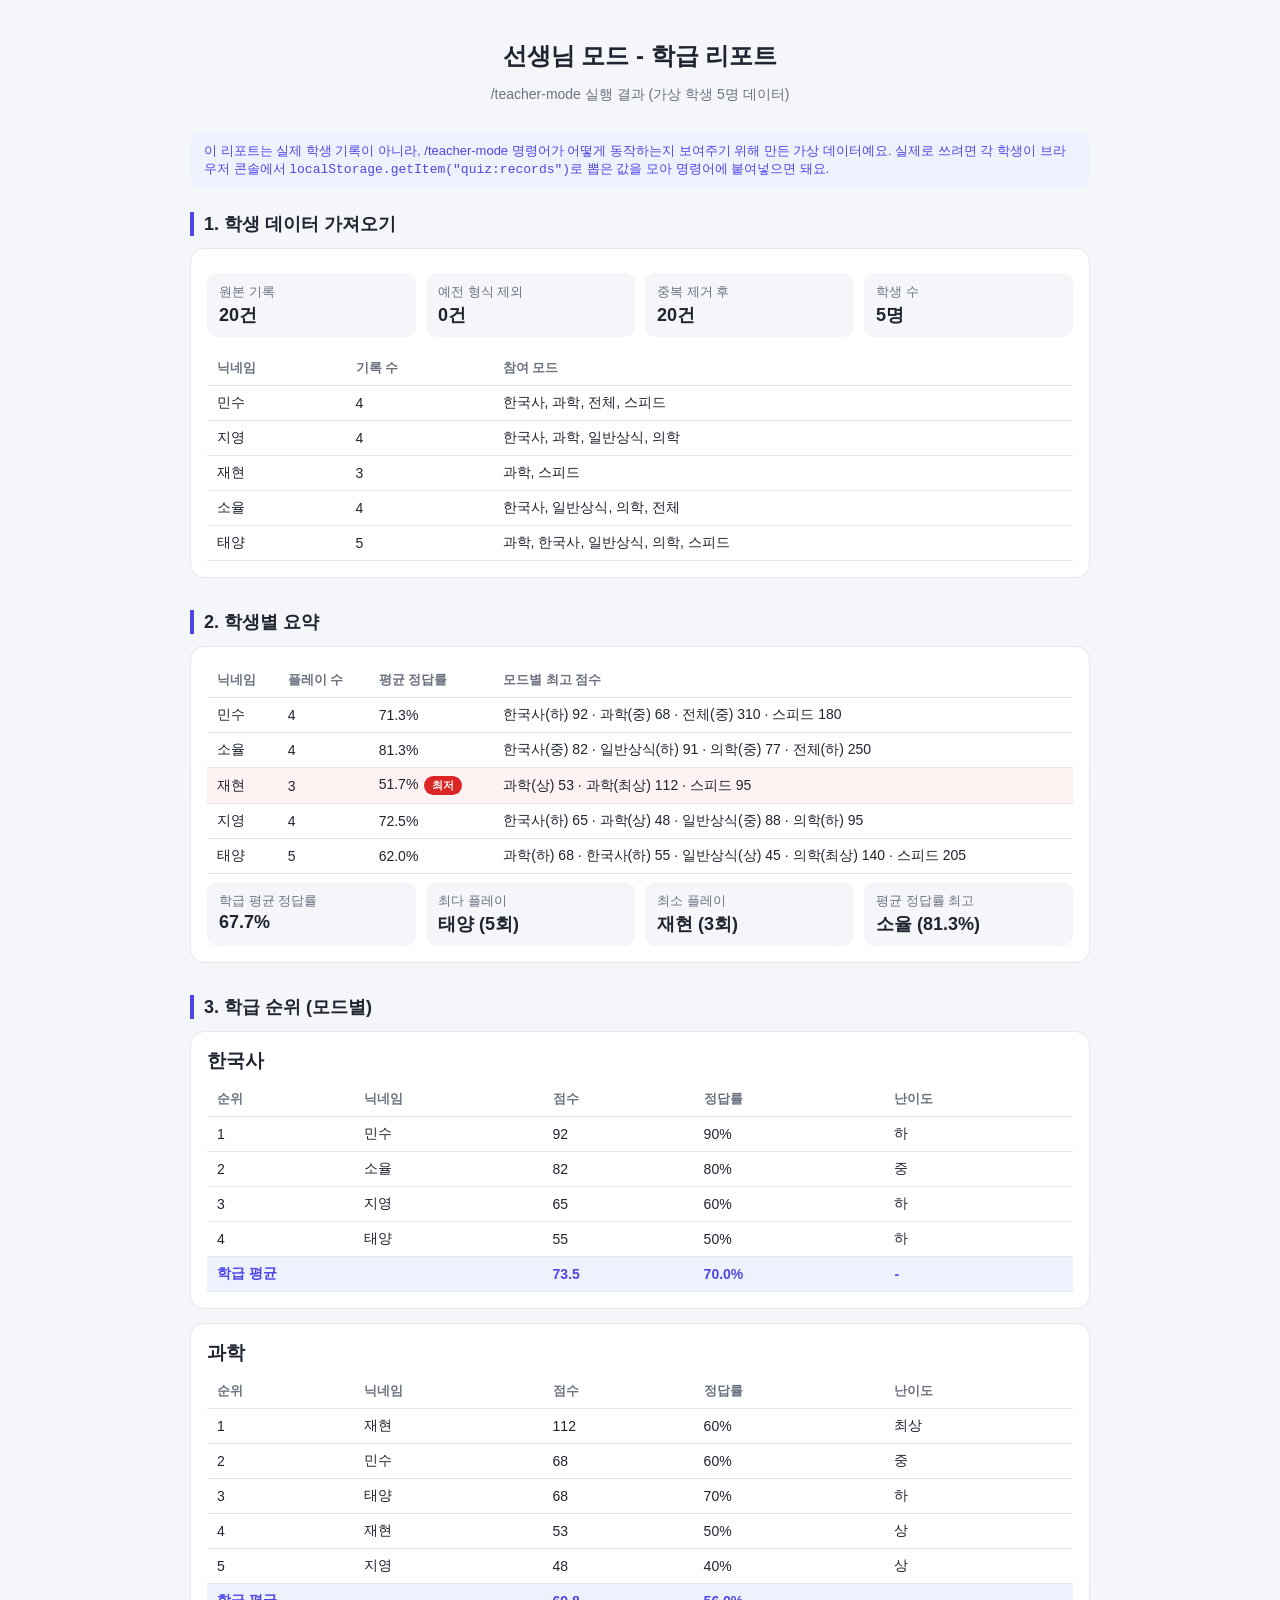
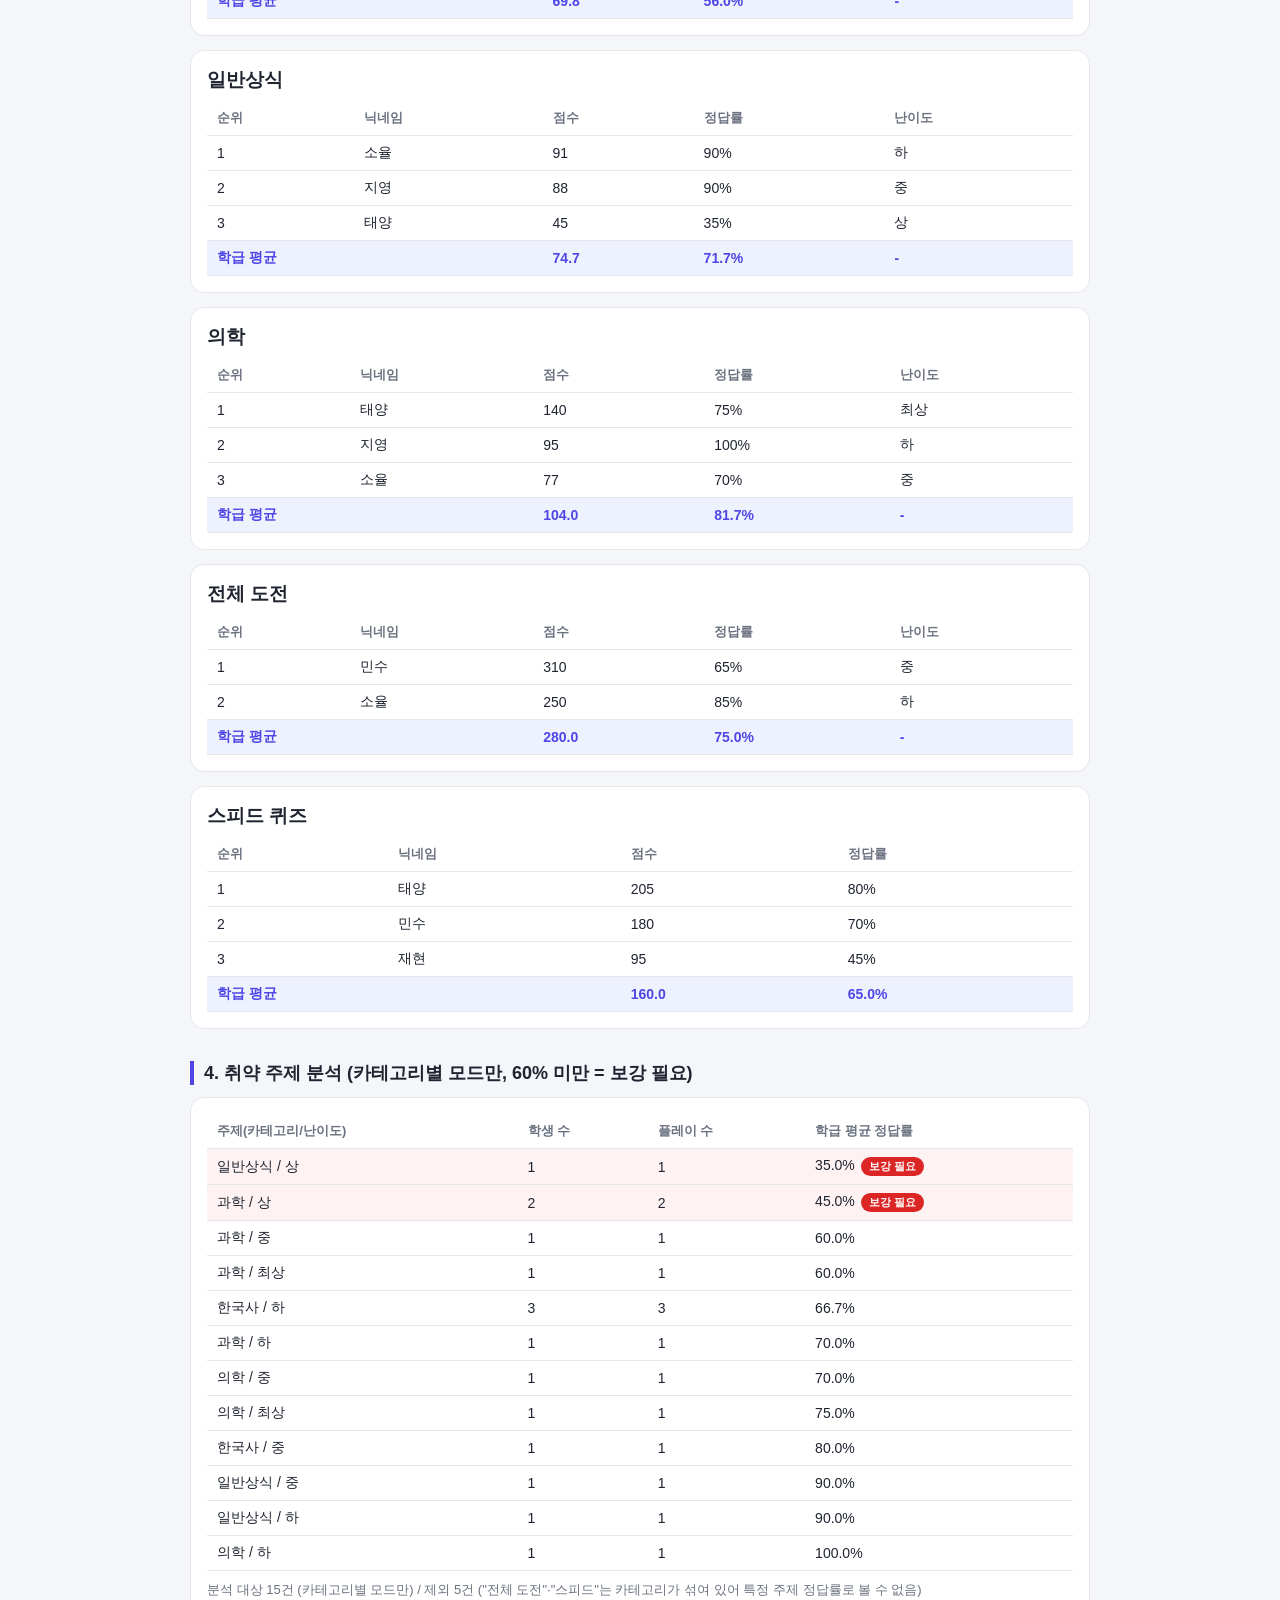
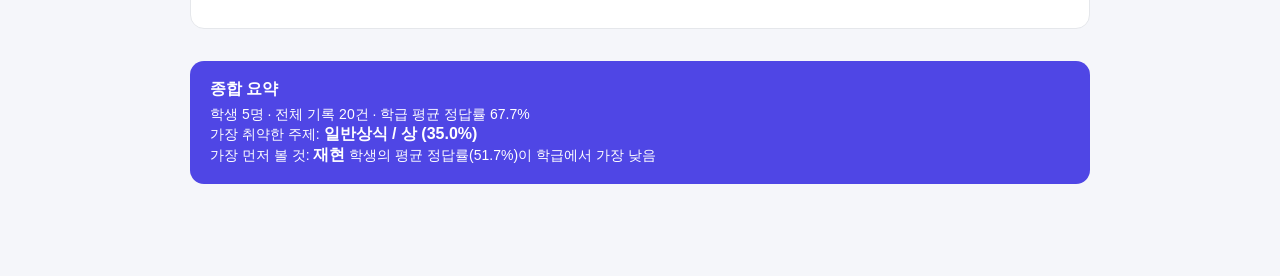
<file: Study-03/teacher-report.html>
<!DOCTYPE html>
<html lang="ko">
<head>
<meta charset="UTF-8">
<meta name="viewport" content="width=device-width, initial-scale=1.0">
<title>선생님 모드 - 학급 리포트</title>
<style>
  :root {
    --bg: #f5f6fa;
    --card-bg: #ffffff;
    --text: #1f2430;
    --muted: #6b7280;
    --primary: #4f46e5;
    --border: #e5e7eb;
    --danger: #dc2626;
    --danger-bg: #fef2f2;
  }
  * { box-sizing: border-box; }
  body {
    margin: 0;
    background: var(--bg);
    color: var(--text);
    font-family: "Apple SD Gothic Neo", "Malgun Gothic", "Segoe UI", sans-serif;
    padding: 24px 16px 60px;
  }
  .page { max-width: 900px; margin: 0 auto; }
  h1 { font-size: 24px; text-align: center; margin-bottom: 4px; }
  .subtitle { text-align: center; color: var(--muted); margin-bottom: 28px; font-size: 14px; }
  .note {
    background: #eef2ff; color: var(--primary); font-size: 13px;
    border-radius: 10px; padding: 10px 14px; margin-bottom: 24px;
  }
  section { margin-bottom: 32px; }
  h2 { font-size: 18px; border-left: 4px solid var(--primary); padding-left: 10px; margin-bottom: 12px; }
  .card {
    background: var(--card-bg); border: 1px solid var(--border);
    border-radius: 14px; padding: 16px; margin-bottom: 14px;
  }
  table { width: 100%; border-collapse: collapse; font-size: 14px; }
  th, td { text-align: left; padding: 8px 10px; border-bottom: 1px solid var(--border); }
  th { color: var(--muted); font-weight: 600; font-size: 13px; }
  tr.class-avg td { font-weight: 700; color: var(--primary); background: #eef2ff; }
  tr.warn td { background: var(--danger-bg); }
  .warn-tag {
    display: inline-block; background: var(--danger); color: #fff;
    font-size: 11px; font-weight: 700; border-radius: 999px; padding: 2px 8px; margin-left: 6px;
  }
  .stat-row { display: flex; flex-wrap: wrap; gap: 10px; margin-top: 8px; }
  .stat-tile {
    flex: 1; min-width: 140px; background: var(--bg); border-radius: 10px;
    padding: 10px 12px; font-size: 13px; color: var(--muted);
  }
  .stat-tile b { display: block; font-size: 18px; color: var(--text); margin-top: 2px; }
  .summary-box {
    background: var(--primary); color: #fff; border-radius: 14px; padding: 18px 20px; font-size: 14px;
  }
  .summary-box b { display: block; font-size: 16px; margin-bottom: 6px; }
</style>
</head>
<body>
  <main class="page">
    <h1>선생님 모드 - 학급 리포트</h1>
    <p class="subtitle">/teacher-mode 실행 결과 (가상 학생 5명 데이터)</p>
    <p class="note">
      이 리포트는 실제 학생 기록이 아니라, /teacher-mode 명령어가 어떻게 동작하는지 보여주기 위해
      만든 가상 데이터예요. 실제로 쓰려면 각 학생이 브라우저 콘솔에서
      <code>localStorage.getItem("quiz:records")</code>로 뽑은 값을 모아 명령어에 붙여넣으면 돼요.
    </p>

    <section>
      <h2>1. 학생 데이터 가져오기</h2>
      <div class="card">
        <div class="stat-row">
          <div class="stat-tile">원본 기록<b>20건</b></div>
          <div class="stat-tile">예전 형식 제외<b>0건</b></div>
          <div class="stat-tile">중복 제거 후<b>20건</b></div>
          <div class="stat-tile">학생 수<b>5명</b></div>
        </div>
        <table style="margin-top:14px">
          <tr><th>닉네임</th><th>기록 수</th><th>참여 모드</th></tr>
          <tr><td>민수</td><td>4</td><td>한국사, 과학, 전체, 스피드</td></tr>
          <tr><td>지영</td><td>4</td><td>한국사, 과학, 일반상식, 의학</td></tr>
          <tr><td>재현</td><td>3</td><td>과학, 스피드</td></tr>
          <tr><td>소율</td><td>4</td><td>한국사, 일반상식, 의학, 전체</td></tr>
          <tr><td>태양</td><td>5</td><td>과학, 한국사, 일반상식, 의학, 스피드</td></tr>
        </table>
      </div>
    </section>

    <section>
      <h2>2. 학생별 요약</h2>
      <div class="card">
        <table>
          <tr><th>닉네임</th><th>플레이 수</th><th>평균 정답률</th><th>모드별 최고 점수</th></tr>
          <tr><td>민수</td><td>4</td><td>71.3%</td><td>한국사(하) 92 · 과학(중) 68 · 전체(중) 310 · 스피드 180</td></tr>
          <tr><td>소율</td><td>4</td><td>81.3%</td><td>한국사(중) 82 · 일반상식(하) 91 · 의학(중) 77 · 전체(하) 250</td></tr>
          <tr class="warn"><td>재현</td><td>3</td><td>51.7%<span class="warn-tag">최저</span></td><td>과학(상) 53 · 과학(최상) 112 · 스피드 95</td></tr>
          <tr><td>지영</td><td>4</td><td>72.5%</td><td>한국사(하) 65 · 과학(상) 48 · 일반상식(중) 88 · 의학(하) 95</td></tr>
          <tr><td>태양</td><td>5</td><td>62.0%</td><td>과학(하) 68 · 한국사(하) 55 · 일반상식(상) 45 · 의학(최상) 140 · 스피드 205</td></tr>
        </table>
        <div class="stat-row">
          <div class="stat-tile">학급 평균 정답률<b>67.7%</b></div>
          <div class="stat-tile">최다 플레이<b>태양 (5회)</b></div>
          <div class="stat-tile">최소 플레이<b>재현 (3회)</b></div>
          <div class="stat-tile">평균 정답률 최고<b>소율 (81.3%)</b></div>
        </div>
      </div>
    </section>

    <section>
      <h2>3. 학급 순위 (모드별)</h2>

      <div class="card">
        <h3 style="margin:0 0 8px">한국사</h3>
        <table>
          <tr><th>순위</th><th>닉네임</th><th>점수</th><th>정답률</th><th>난이도</th></tr>
          <tr><td>1</td><td>민수</td><td>92</td><td>90%</td><td>하</td></tr>
          <tr><td>2</td><td>소율</td><td>82</td><td>80%</td><td>중</td></tr>
          <tr><td>3</td><td>지영</td><td>65</td><td>60%</td><td>하</td></tr>
          <tr><td>4</td><td>태양</td><td>55</td><td>50%</td><td>하</td></tr>
          <tr class="class-avg"><td colspan="2">학급 평균</td><td>73.5</td><td>70.0%</td><td>-</td></tr>
        </table>
      </div>

      <div class="card">
        <h3 style="margin:0 0 8px">과학</h3>
        <table>
          <tr><th>순위</th><th>닉네임</th><th>점수</th><th>정답률</th><th>난이도</th></tr>
          <tr><td>1</td><td>재현</td><td>112</td><td>60%</td><td>최상</td></tr>
          <tr><td>2</td><td>민수</td><td>68</td><td>60%</td><td>중</td></tr>
          <tr><td>3</td><td>태양</td><td>68</td><td>70%</td><td>하</td></tr>
          <tr><td>4</td><td>재현</td><td>53</td><td>50%</td><td>상</td></tr>
          <tr><td>5</td><td>지영</td><td>48</td><td>40%</td><td>상</td></tr>
          <tr class="class-avg"><td colspan="2">학급 평균</td><td>69.8</td><td>56.0%</td><td>-</td></tr>
        </table>
      </div>

      <div class="card">
        <h3 style="margin:0 0 8px">일반상식</h3>
        <table>
          <tr><th>순위</th><th>닉네임</th><th>점수</th><th>정답률</th><th>난이도</th></tr>
          <tr><td>1</td><td>소율</td><td>91</td><td>90%</td><td>하</td></tr>
          <tr><td>2</td><td>지영</td><td>88</td><td>90%</td><td>중</td></tr>
          <tr><td>3</td><td>태양</td><td>45</td><td>35%</td><td>상</td></tr>
          <tr class="class-avg"><td colspan="2">학급 평균</td><td>74.7</td><td>71.7%</td><td>-</td></tr>
        </table>
      </div>

      <div class="card">
        <h3 style="margin:0 0 8px">의학</h3>
        <table>
          <tr><th>순위</th><th>닉네임</th><th>점수</th><th>정답률</th><th>난이도</th></tr>
          <tr><td>1</td><td>태양</td><td>140</td><td>75%</td><td>최상</td></tr>
          <tr><td>2</td><td>지영</td><td>95</td><td>100%</td><td>하</td></tr>
          <tr><td>3</td><td>소율</td><td>77</td><td>70%</td><td>중</td></tr>
          <tr class="class-avg"><td colspan="2">학급 평균</td><td>104.0</td><td>81.7%</td><td>-</td></tr>
        </table>
      </div>

      <div class="card">
        <h3 style="margin:0 0 8px">전체 도전</h3>
        <table>
          <tr><th>순위</th><th>닉네임</th><th>점수</th><th>정답률</th><th>난이도</th></tr>
          <tr><td>1</td><td>민수</td><td>310</td><td>65%</td><td>중</td></tr>
          <tr><td>2</td><td>소율</td><td>250</td><td>85%</td><td>하</td></tr>
          <tr class="class-avg"><td colspan="2">학급 평균</td><td>280.0</td><td>75.0%</td><td>-</td></tr>
        </table>
      </div>

      <div class="card">
        <h3 style="margin:0 0 8px">스피드 퀴즈</h3>
        <table>
          <tr><th>순위</th><th>닉네임</th><th>점수</th><th>정답률</th></tr>
          <tr><td>1</td><td>태양</td><td>205</td><td>80%</td></tr>
          <tr><td>2</td><td>민수</td><td>180</td><td>70%</td></tr>
          <tr><td>3</td><td>재현</td><td>95</td><td>45%</td></tr>
          <tr class="class-avg"><td colspan="2">학급 평균</td><td>160.0</td><td>65.0%</td></tr>
        </table>
      </div>
    </section>

    <section>
      <h2>4. 취약 주제 분석 (카테고리별 모드만, 60% 미만 = 보강 필요)</h2>
      <div class="card">
        <table>
          <tr><th>주제(카테고리/난이도)</th><th>학생 수</th><th>플레이 수</th><th>학급 평균 정답률</th></tr>
          <tr class="warn"><td>일반상식 / 상</td><td>1</td><td>1</td><td>35.0%<span class="warn-tag">보강 필요</span></td></tr>
          <tr class="warn"><td>과학 / 상</td><td>2</td><td>2</td><td>45.0%<span class="warn-tag">보강 필요</span></td></tr>
          <tr><td>과학 / 중</td><td>1</td><td>1</td><td>60.0%</td></tr>
          <tr><td>과학 / 최상</td><td>1</td><td>1</td><td>60.0%</td></tr>
          <tr><td>한국사 / 하</td><td>3</td><td>3</td><td>66.7%</td></tr>
          <tr><td>과학 / 하</td><td>1</td><td>1</td><td>70.0%</td></tr>
          <tr><td>의학 / 중</td><td>1</td><td>1</td><td>70.0%</td></tr>
          <tr><td>의학 / 최상</td><td>1</td><td>1</td><td>75.0%</td></tr>
          <tr><td>한국사 / 중</td><td>1</td><td>1</td><td>80.0%</td></tr>
          <tr><td>일반상식 / 중</td><td>1</td><td>1</td><td>90.0%</td></tr>
          <tr><td>일반상식 / 하</td><td>1</td><td>1</td><td>90.0%</td></tr>
          <tr><td>의학 / 하</td><td>1</td><td>1</td><td>100.0%</td></tr>
        </table>
        <p style="color:var(--muted); font-size:13px; margin-top:10px">
          분석 대상 15건 (카테고리별 모드만) / 제외 5건 ("전체 도전"·"스피드"는 카테고리가 섞여 있어 특정 주제 정답률로 볼 수 없음)
        </p>
      </div>
    </section>

    <section>
      <div class="summary-box">
        <b>종합 요약</b>
        학생 5명 · 전체 기록 20건 · 학급 평균 정답률 67.7%<br>
        가장 취약한 주제: <b style="display:inline">일반상식 / 상 (35.0%)</b><br>
        가장 먼저 볼 것: <b style="display:inline">재현</b> 학생의 평균 정답률(51.7%)이 학급에서 가장 낮음
      </div>
    </section>
  </main>
</body>
</html>
</file>
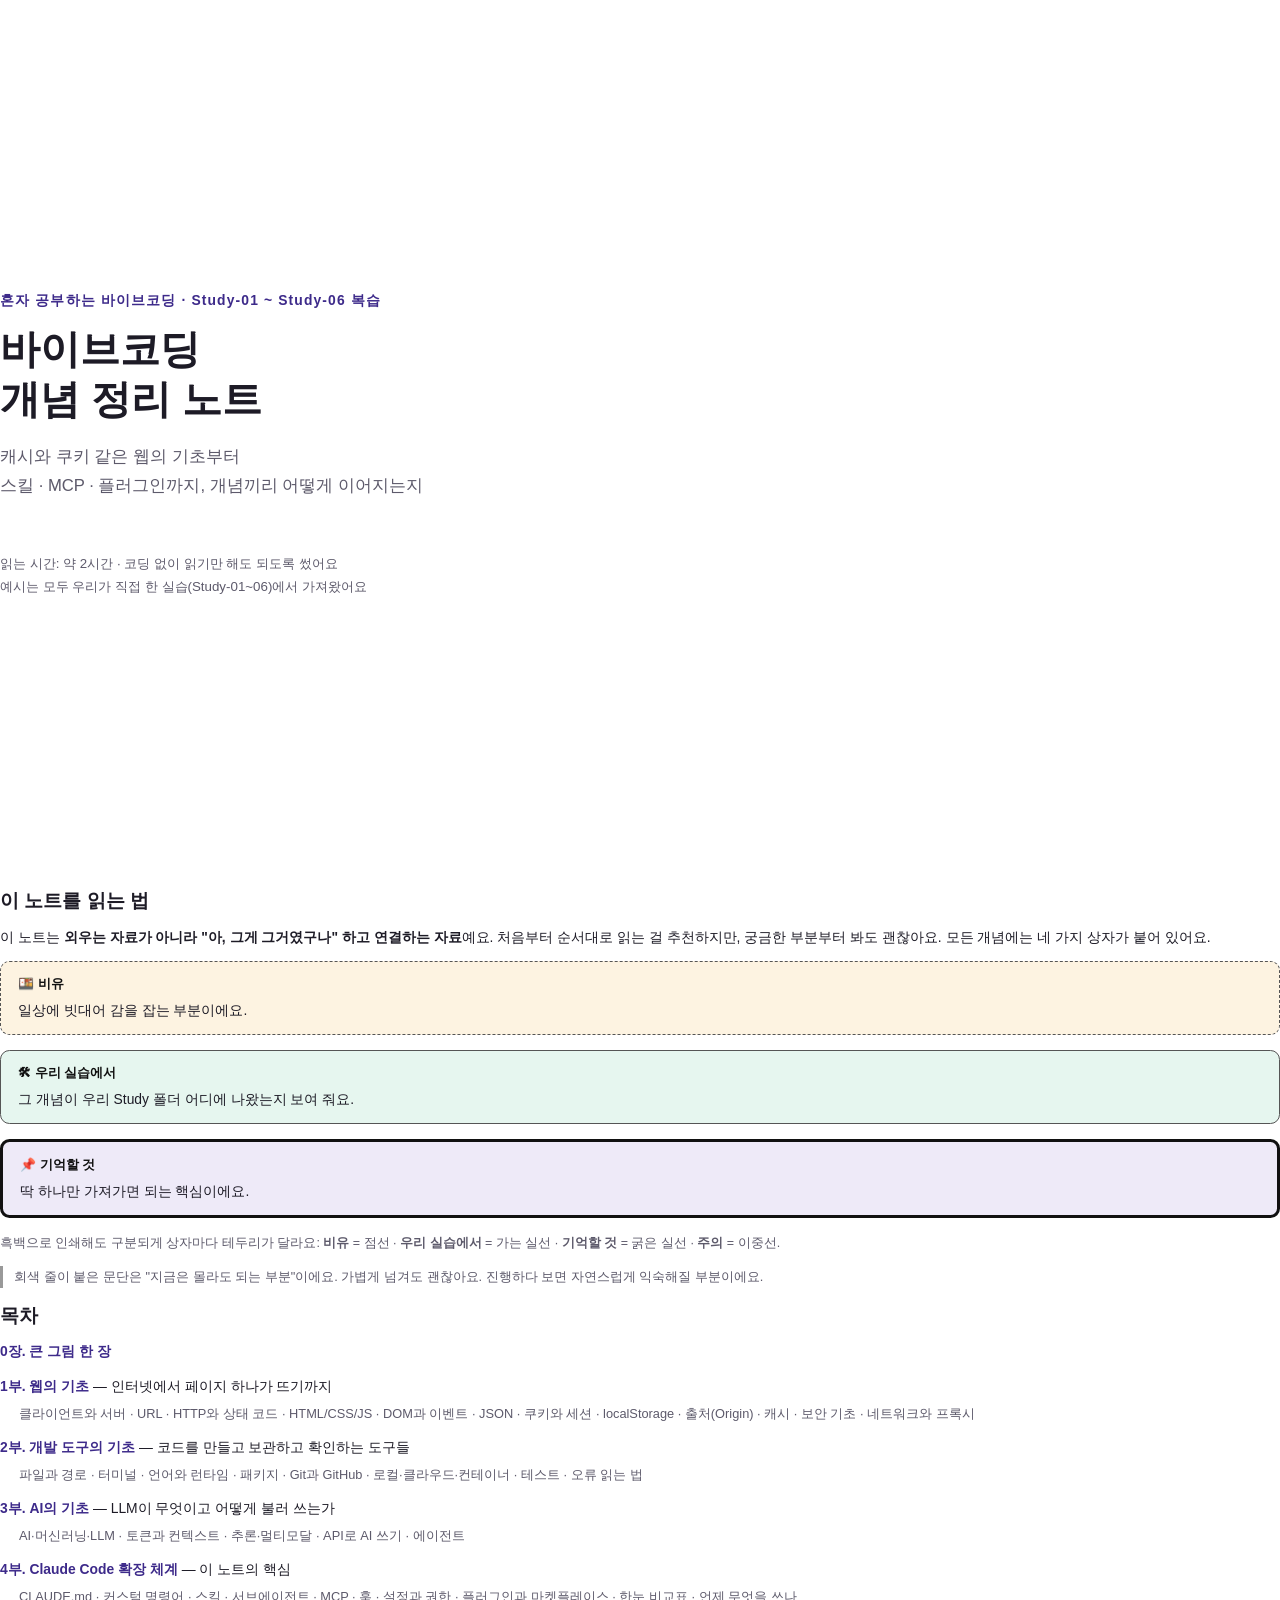
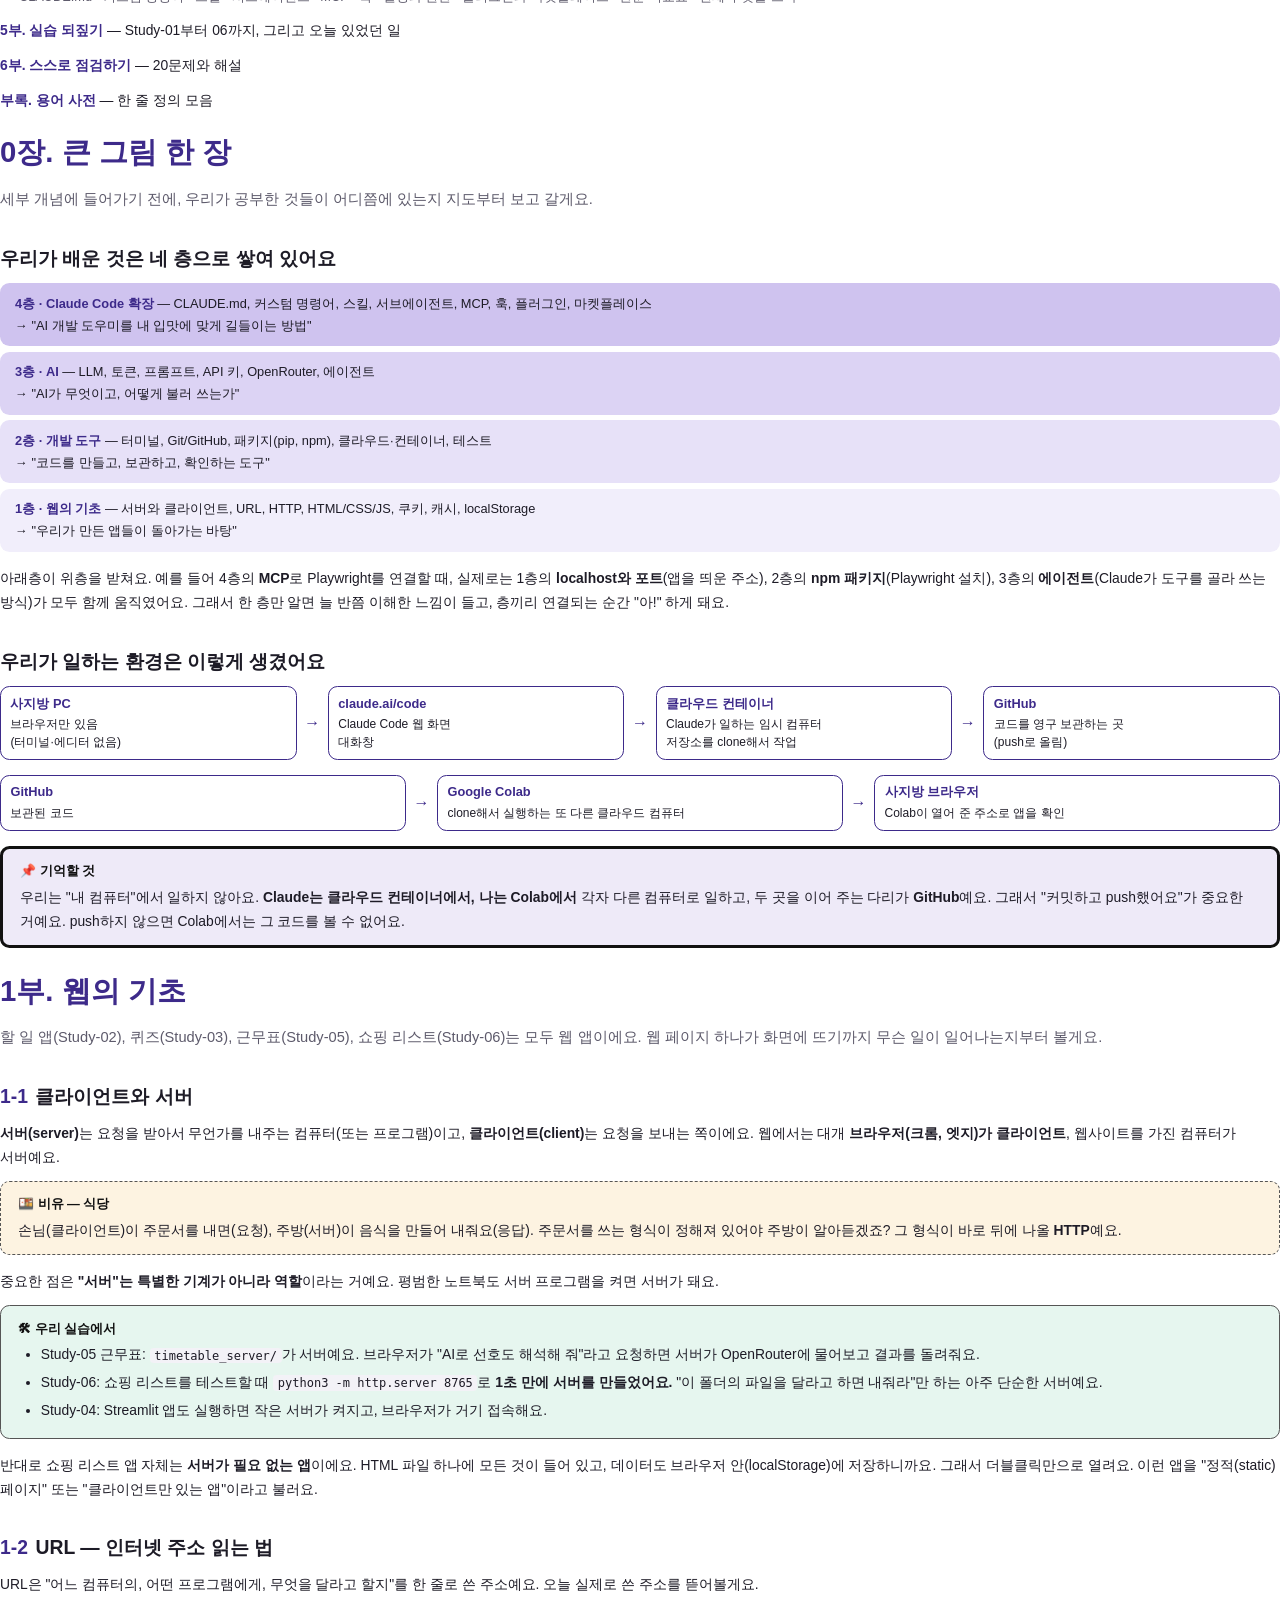
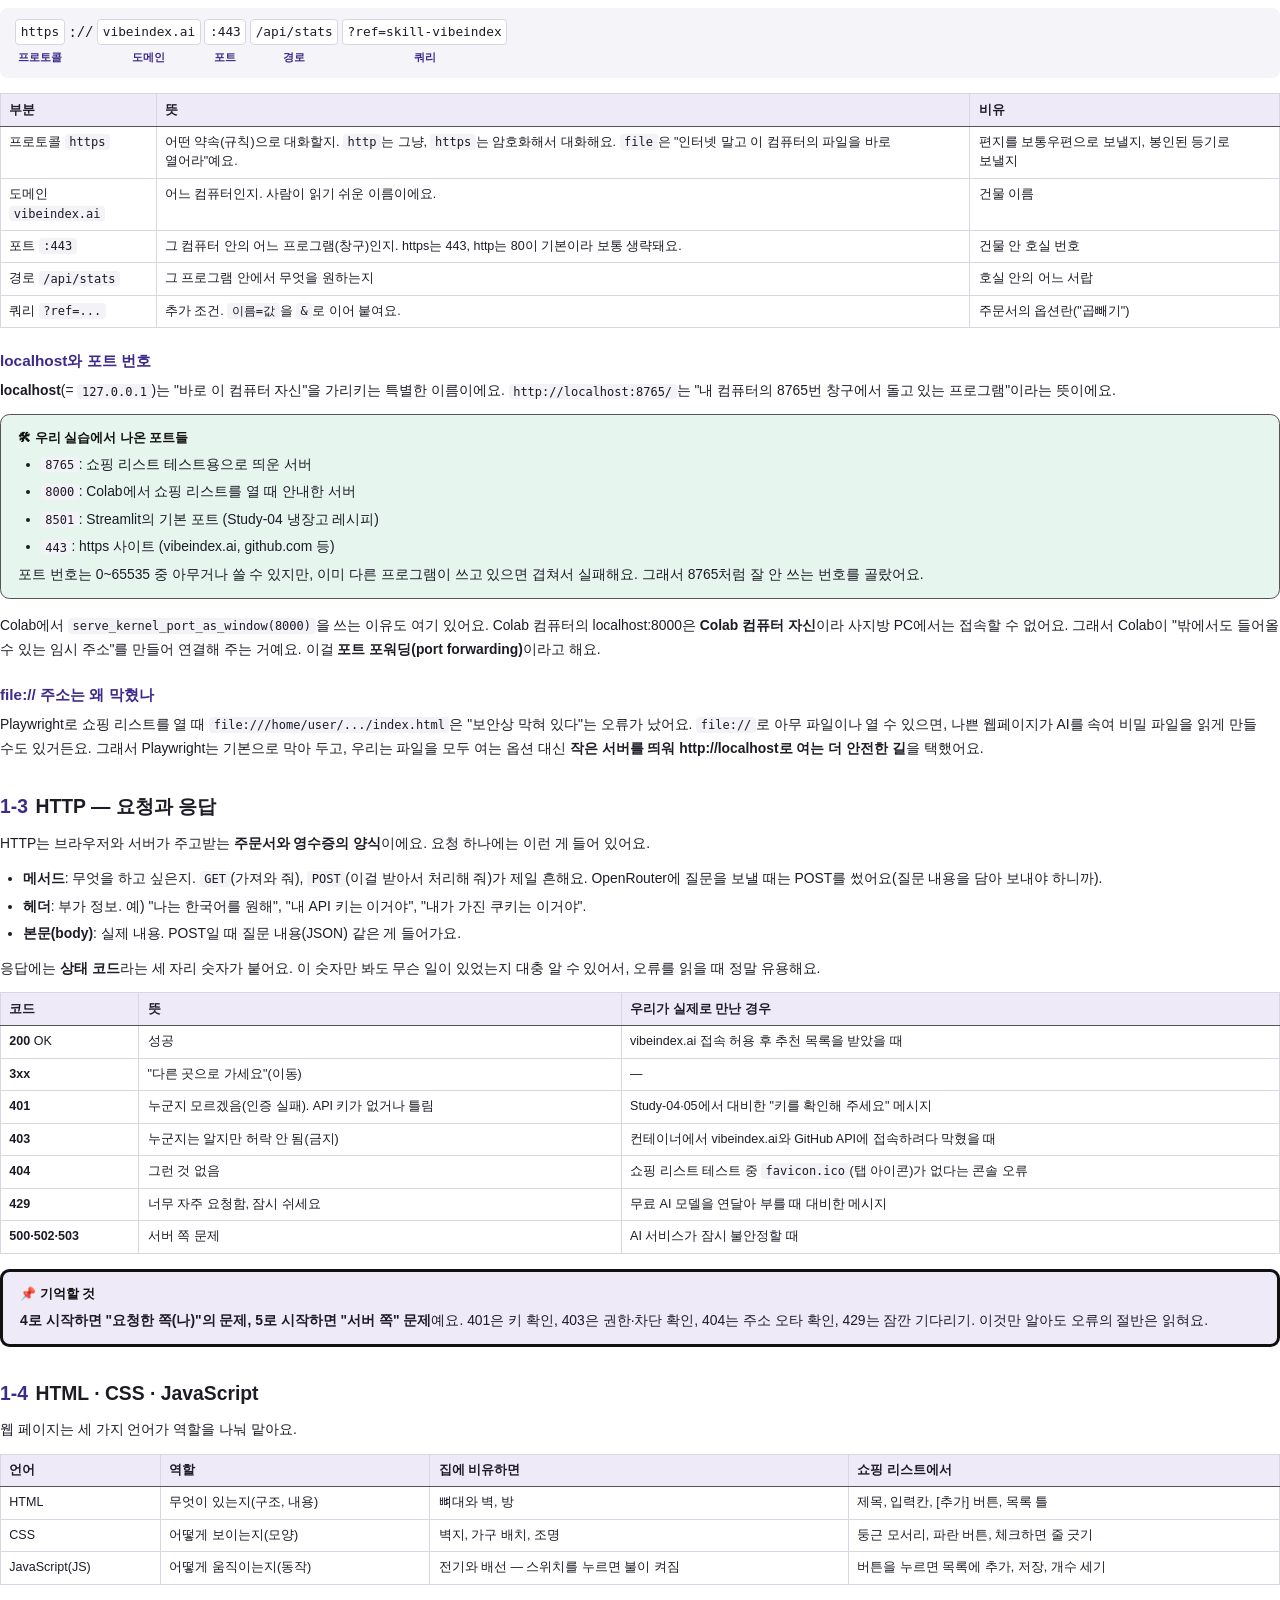
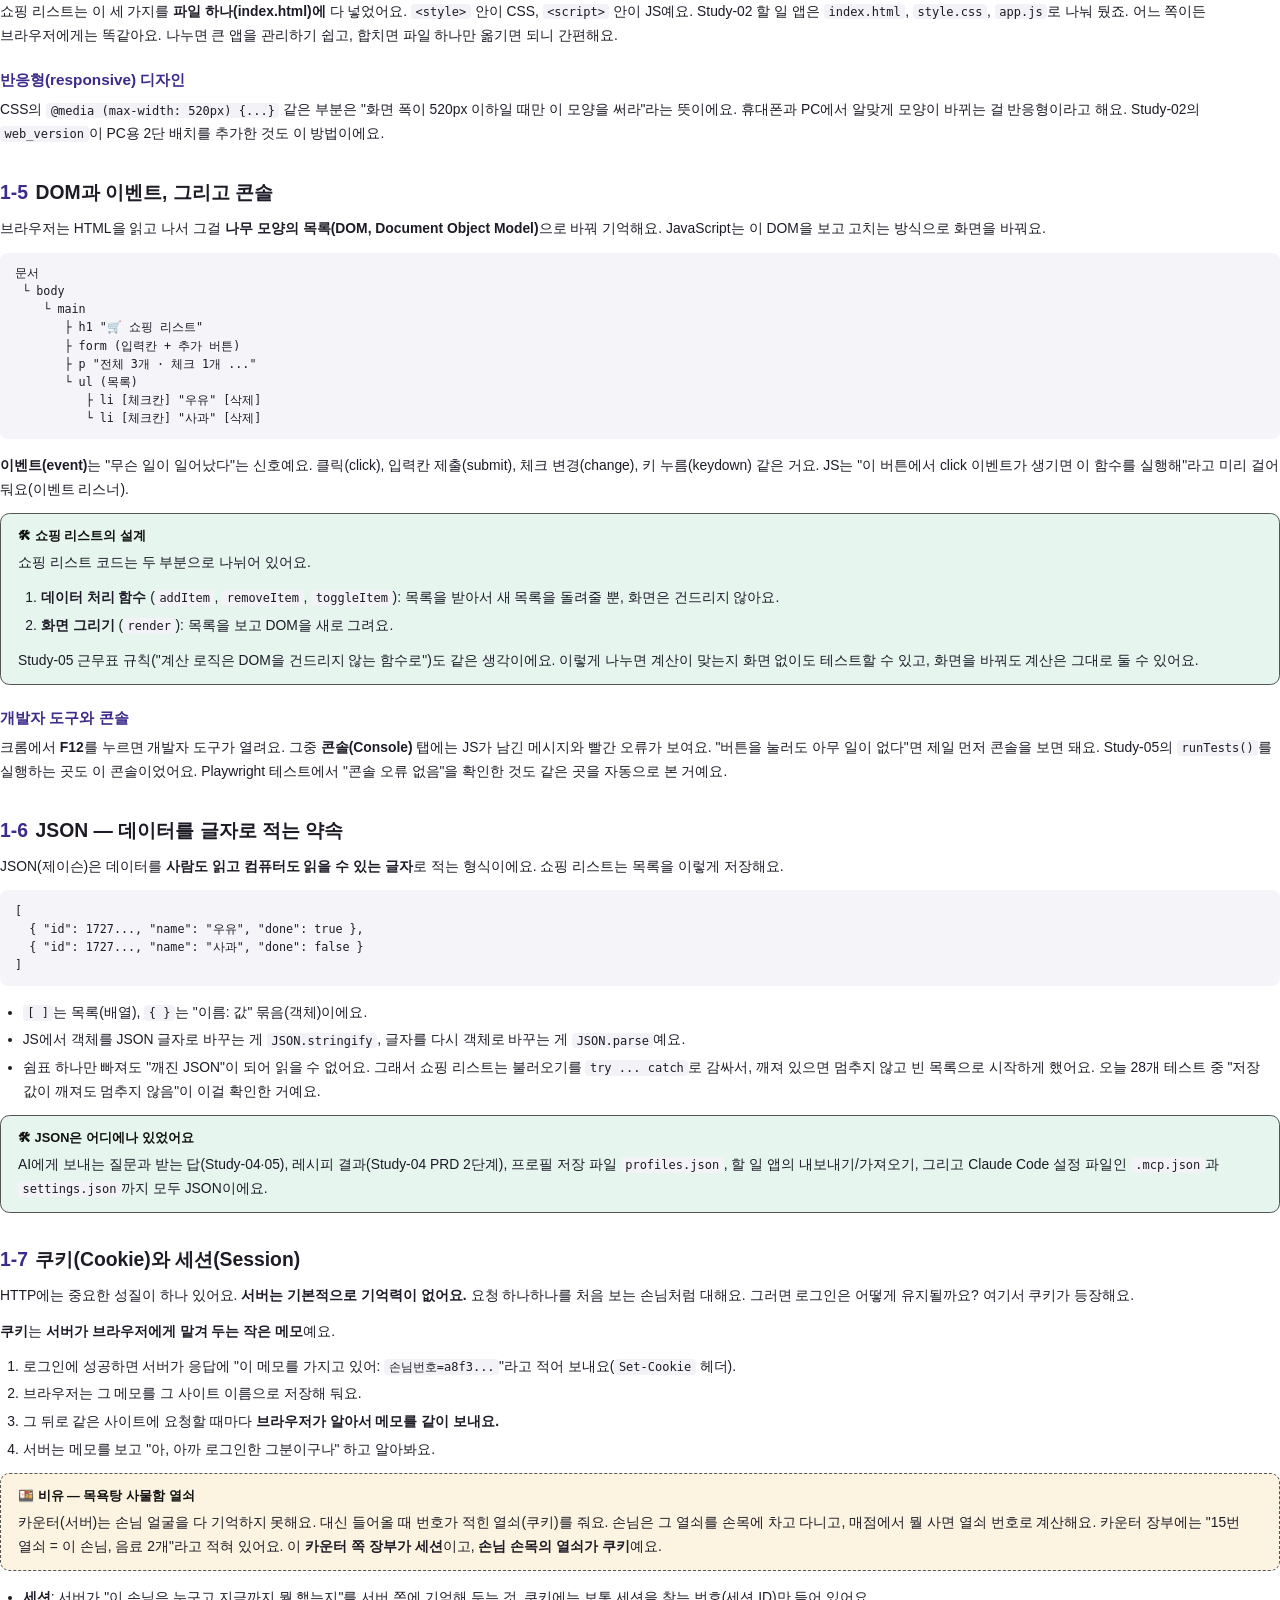
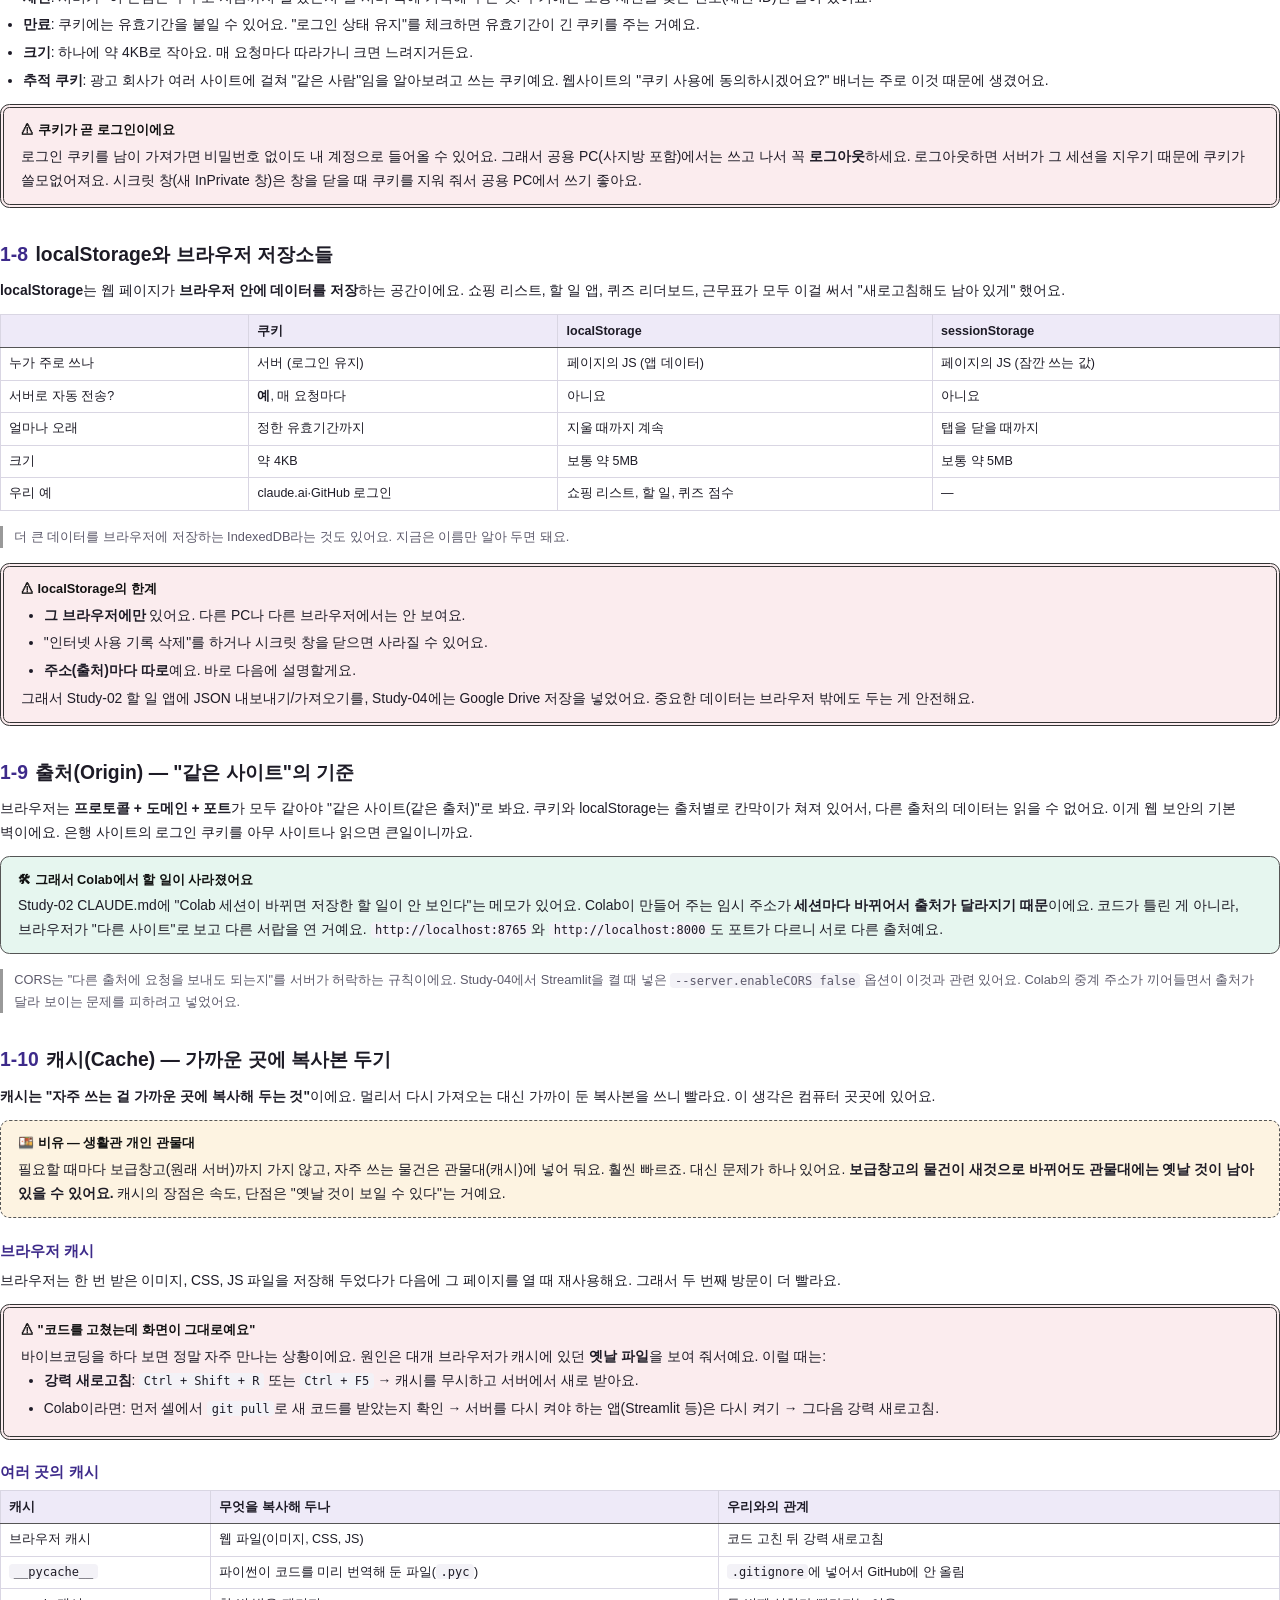
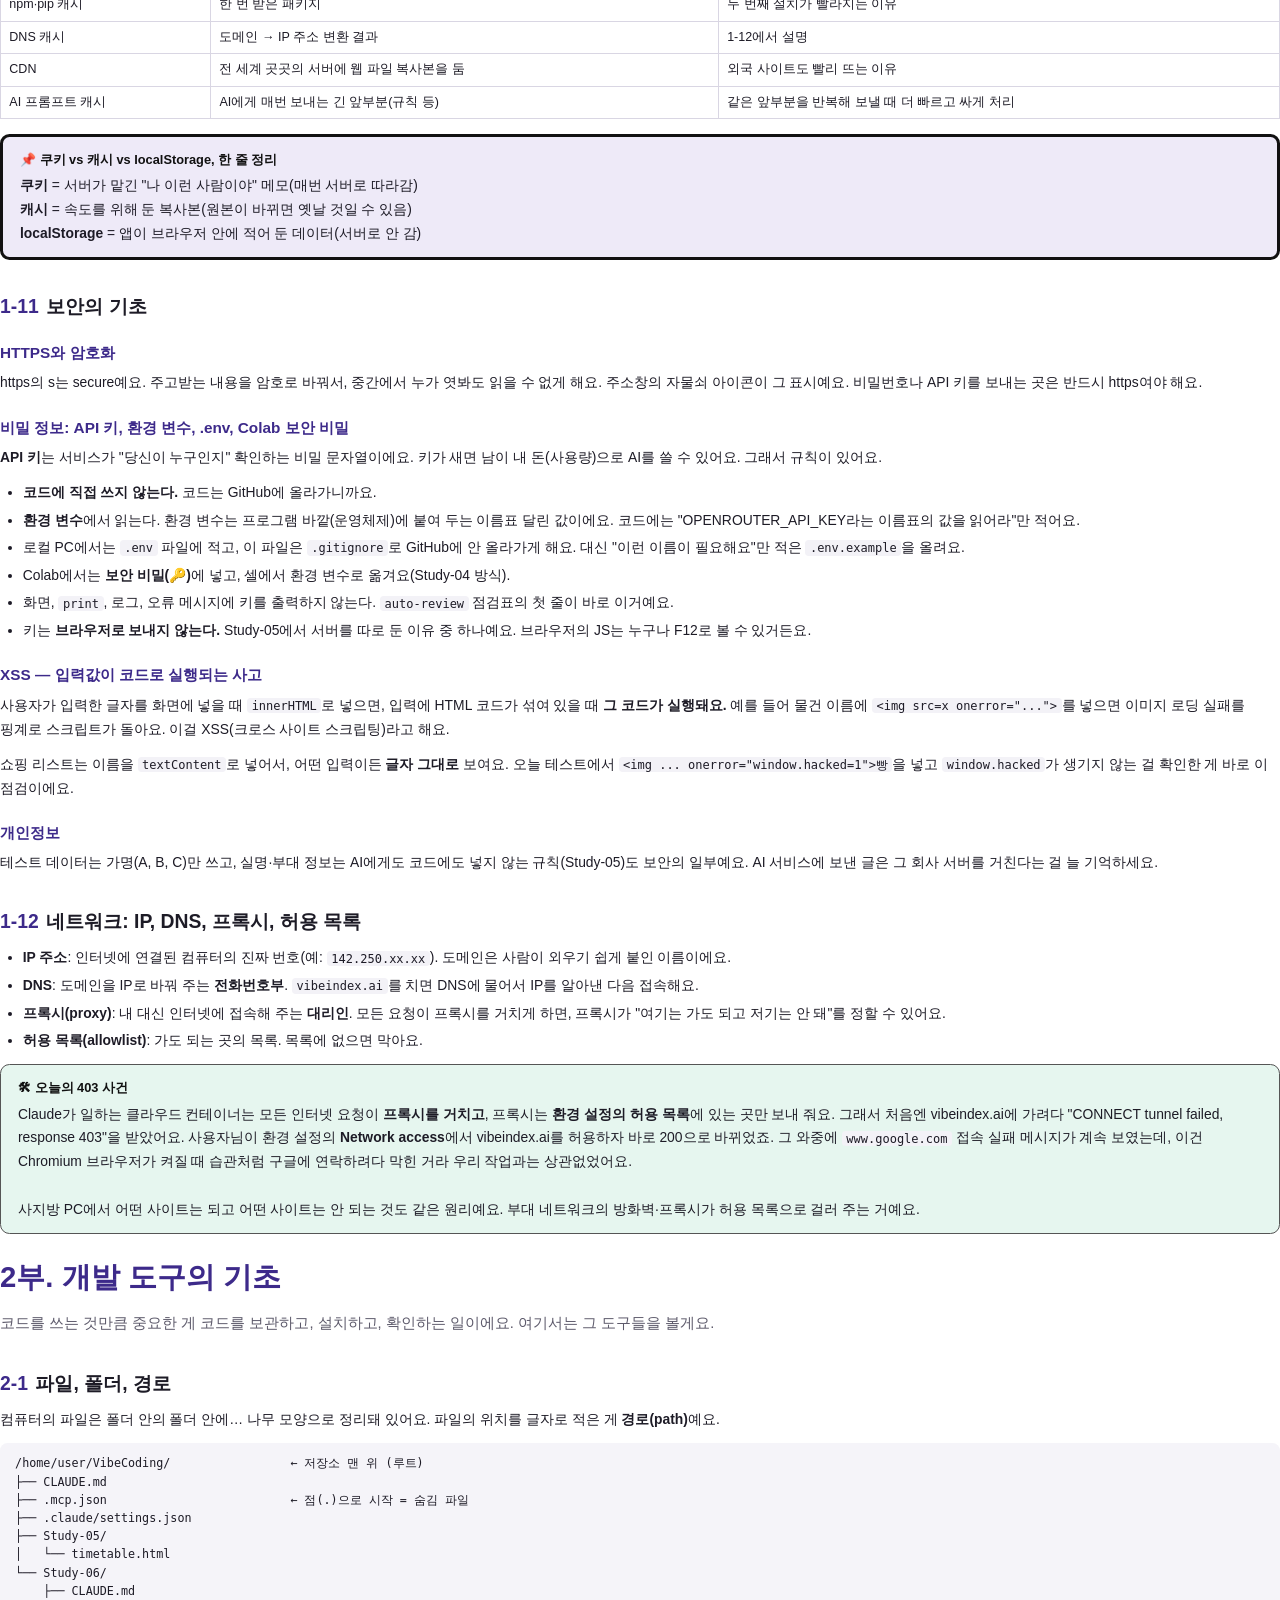
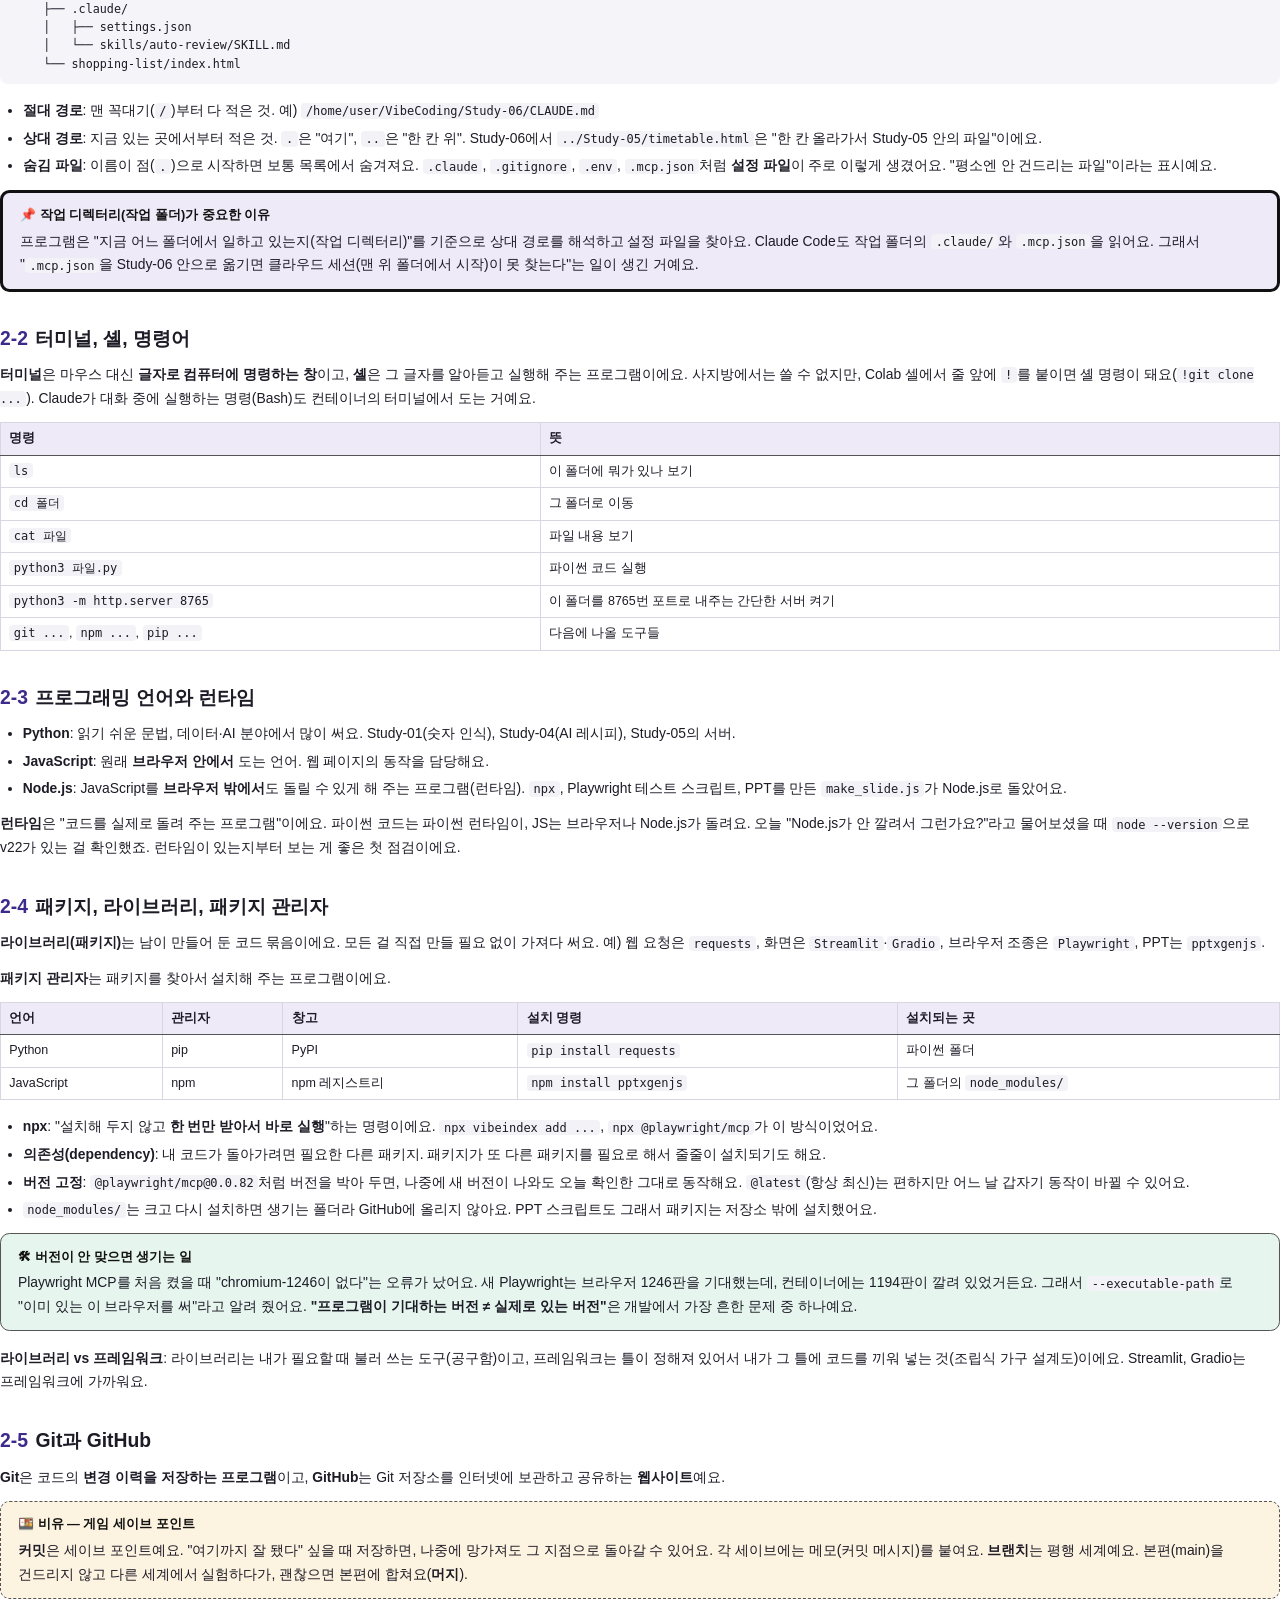
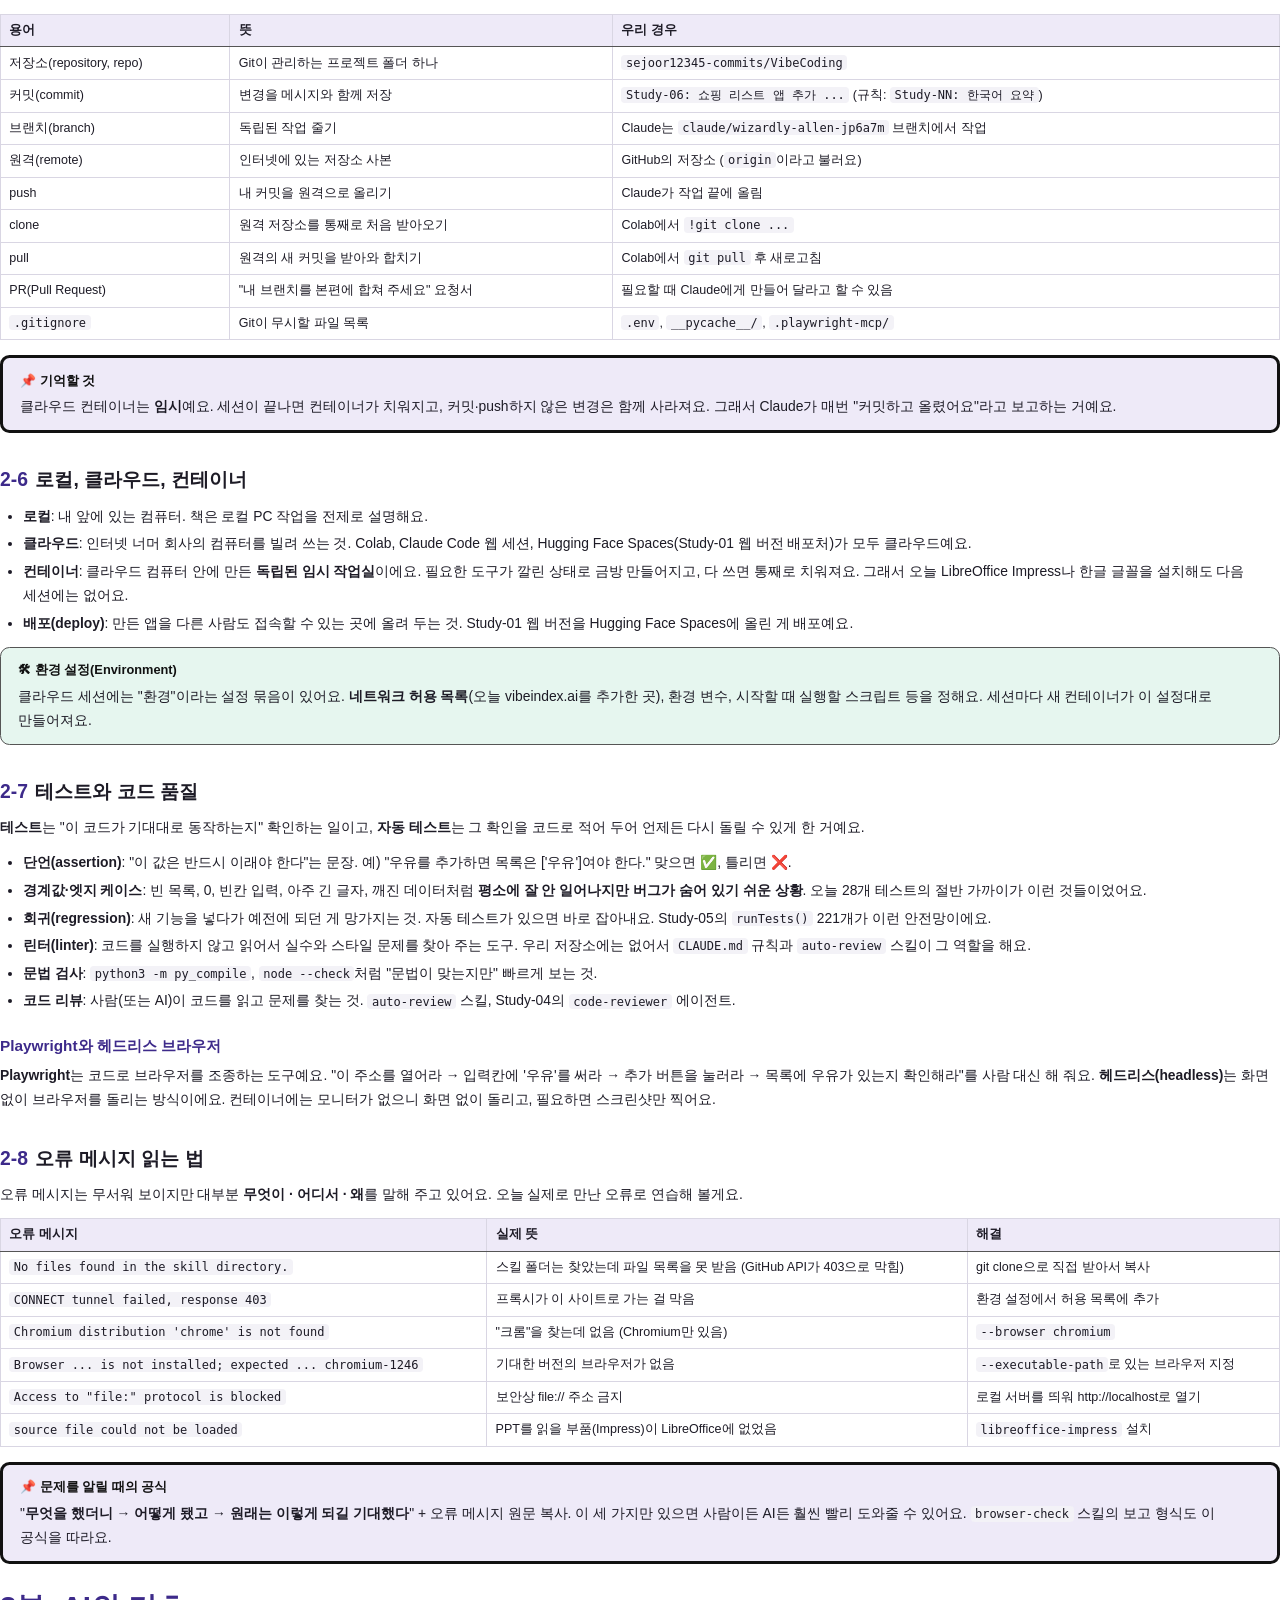
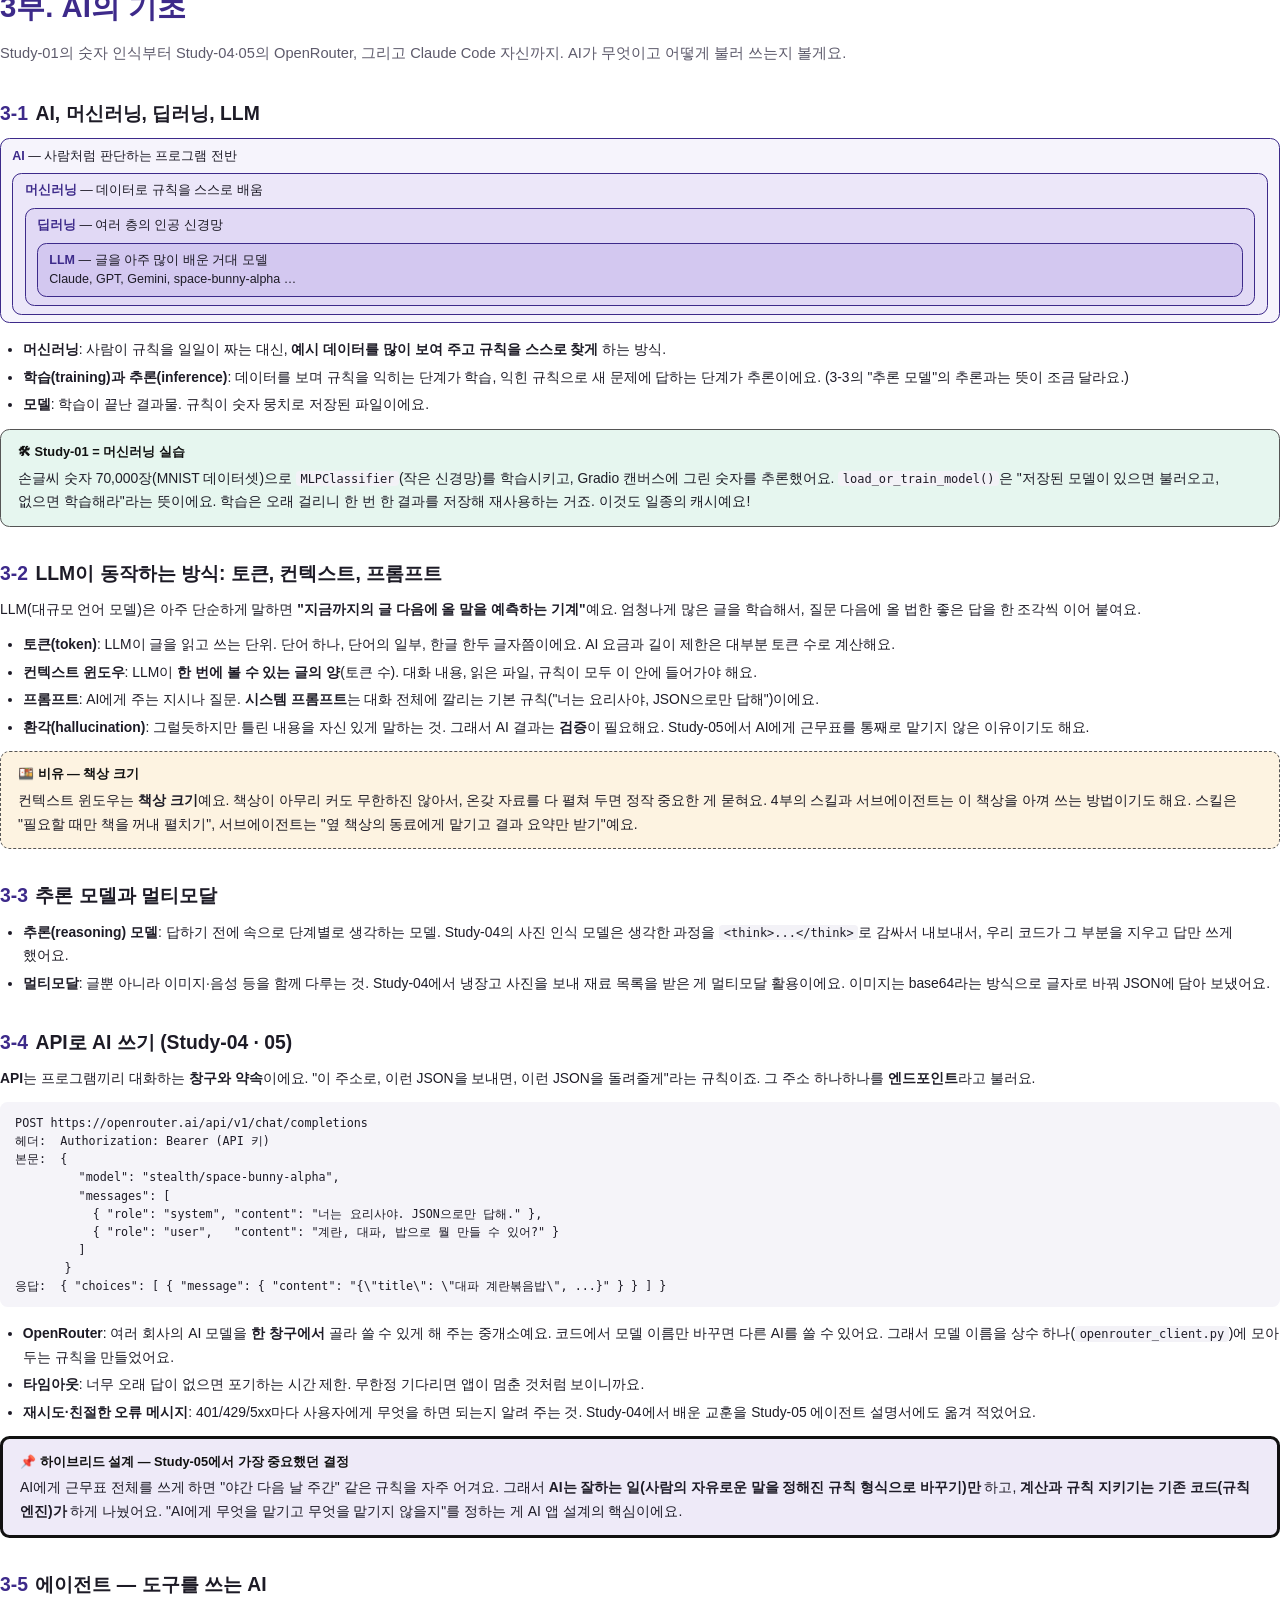
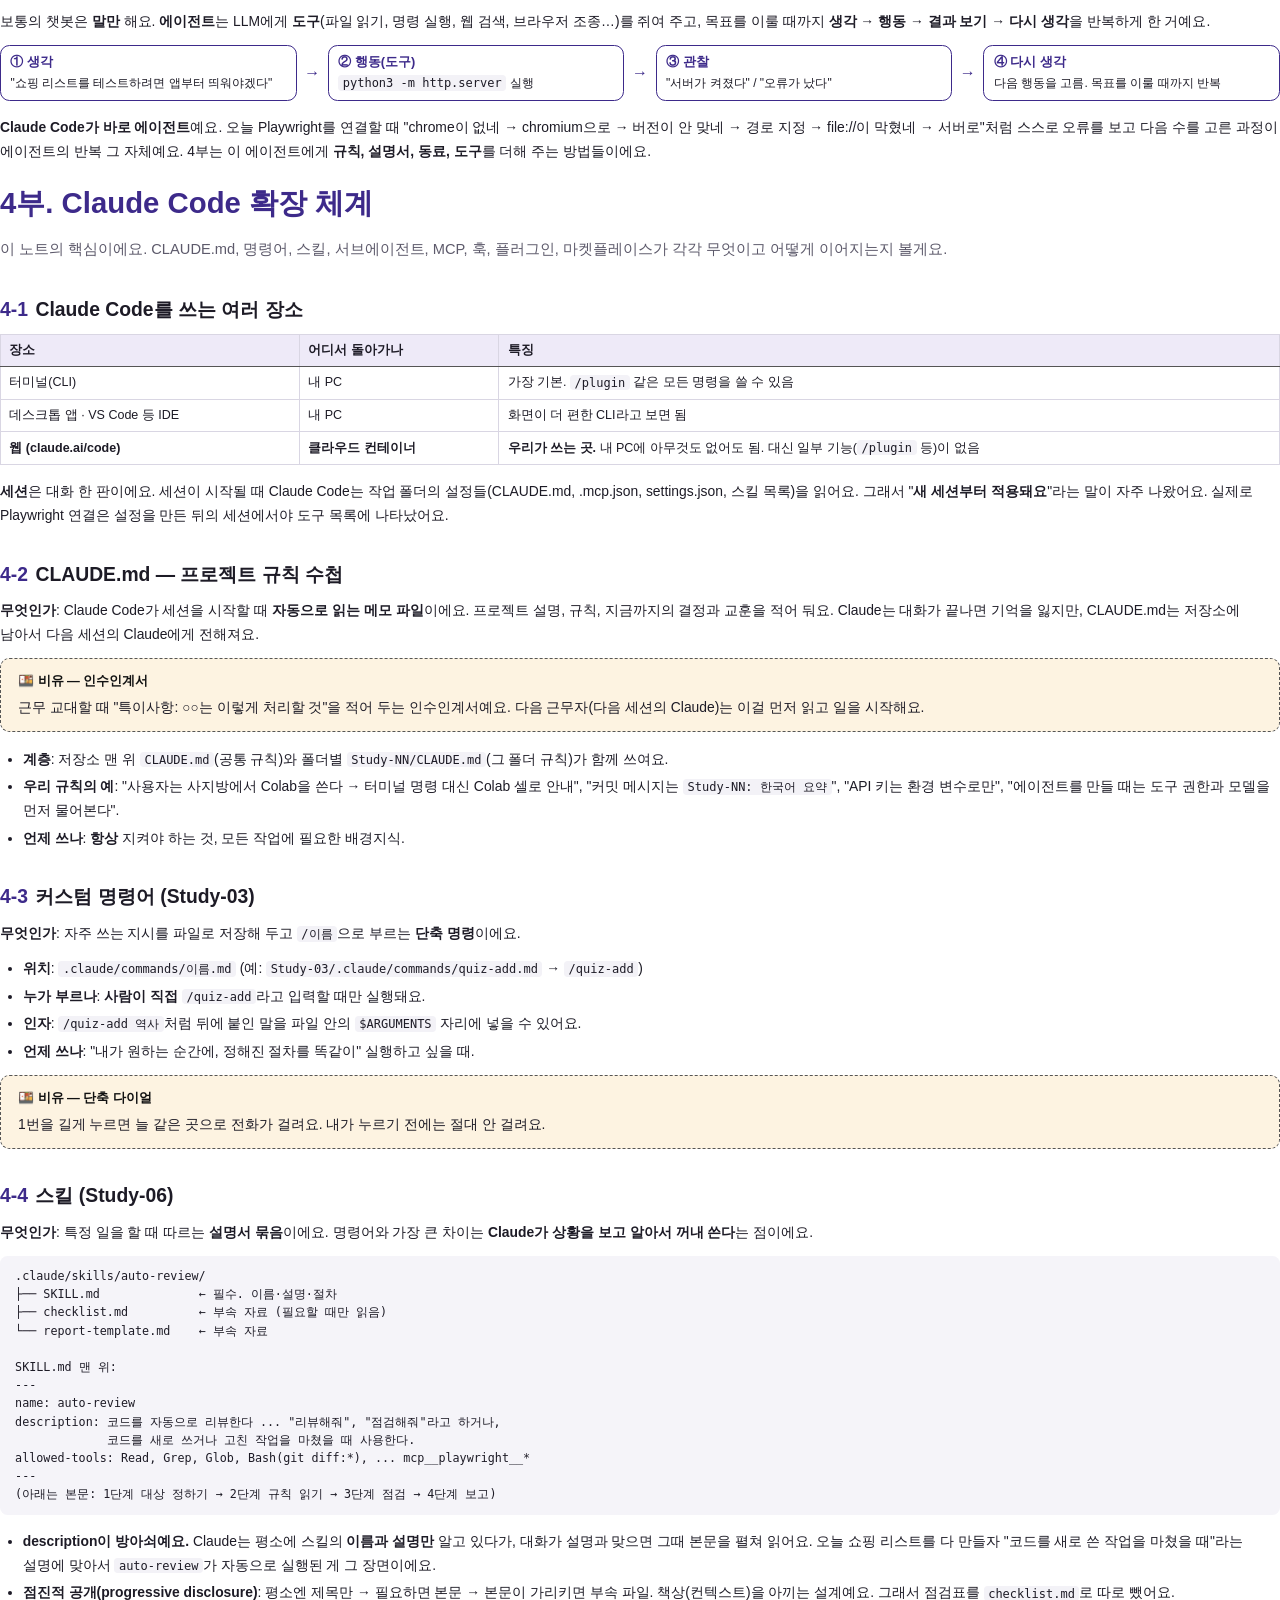
<file: Study-06/study-notes/concepts.html>
<!DOCTYPE html>
<html lang="ko">
<head>
<meta charset="UTF-8">
<title>바이브코딩 개념 정리 노트</title>
<style>
  @page { size: A4; margin: 25mm 20mm 25mm 20mm; }
  :root {
    --ink: #1d1b26;
    --muted: #5d5a6b;
    --line: #d9d6e3;
    --accent: #3d2a8a;
    --accent-soft: #eeeaf8;
    --mint-soft: #e6f6ef;
    --mint: #1e7a55;
    --amber-soft: #fdf3e1;
    --amber: #95600b;
    --rose-soft: #fbecee;
    --rose: #a3303f;
  }
  * { box-sizing: border-box; }
  html { -webkit-print-color-adjust: exact; print-color-adjust: exact; }
  body {
    font-family: "Noto Sans CJK KR", "Malgun Gothic", sans-serif;
    font-size: 10.4pt;
    line-height: 1.72;
    color: var(--ink);
    margin: 0;
    word-break: keep-all;
    overflow-wrap: break-word;
  }
  h1, h2, h3, h4 { line-height: 1.35; break-after: avoid; }
  h1.part {
    break-before: page;
    font-size: 22pt;
    color: var(--accent);
    margin: 0 0 4mm;
    padding-top: 2mm;
  }
  .part-lead { color: var(--muted); font-size: 11pt; margin-bottom: 8mm; }
  h2 {
    font-size: 14.5pt;
    margin: 9mm 0 3mm;
    color: var(--ink);
  }
  h2 .num { color: var(--accent); margin-right: 2mm; }
  h3 { font-size: 11.5pt; margin: 6mm 0 2mm; color: var(--accent); }
  p { margin: 0 0 3mm; }
  ul, ol { margin: 0 0 3mm; padding-left: 6mm; }
  li { margin-bottom: 1mm; }
  code, .mono {
    font-family: "DejaVu Sans Mono", "Consolas", monospace;
    font-size: 9pt;
    background: #f3f2f7;
    padding: 0.2mm 1.2mm;
    border-radius: 1mm;
  }
  pre {
    font-family: "DejaVu Sans Mono", "Noto Sans CJK KR", monospace;
    font-size: 8.8pt;
    line-height: 1.55;
    background: #f5f4f9;
    border-radius: 2mm;
    padding: 3mm 4mm;
    margin: 0 0 4mm;
    white-space: pre-wrap;
    break-inside: avoid;
  }
  pre code { background: none; padding: 0; }
  table {
    width: 100%;
    border-collapse: collapse;
    margin: 0 0 4mm;
    font-size: 9.4pt;
    line-height: 1.55;
    break-inside: auto;
  }
  tr { break-inside: avoid; }
  th, td { border: 0.3mm solid var(--line); padding: 1.6mm 2.2mm; vertical-align: top; text-align: left; }
  th { background: var(--accent-soft); font-weight: 700; }
  .box {
    border-radius: 2.5mm;
    padding: 3mm 4.5mm;
    margin: 0 0 4mm;
    break-inside: avoid;
  }
  .box > :last-child { margin-bottom: 0; }
  .box .label { font-weight: 700; display: block; margin-bottom: 1mm; font-size: 9.6pt; }
  .analogy { background: var(--amber-soft); }
  .analogy .label { color: var(--amber); }
  .ours { background: var(--mint-soft); }
  .ours .label { color: var(--mint); }
  .key { background: var(--accent-soft); }
  .key .label { color: var(--accent); }
  .warn { background: var(--rose-soft); }
  .warn .label { color: var(--rose); }
  .skip { color: var(--muted); font-size: 9.6pt; border-left: 0.8mm solid var(--line); padding-left: 3mm; margin: 0 0 4mm; }

  /* 표지 */
  .cover { height: 235mm; display: flex; flex-direction: column; justify-content: center; }
  .cover .small { color: var(--accent); font-weight: 700; letter-spacing: 0.3mm; }
  .cover h1 { font-size: 30pt; margin: 3mm 0 5mm; line-height: 1.25; }
  .cover .sub { font-size: 12.5pt; color: var(--muted); margin-bottom: 14mm; }
  .cover .meta { font-size: 10pt; color: var(--muted); }

  .toc { break-before: page; }
  .toc h2 { margin-top: 0; }
  .toc ol { list-style: none; padding: 0; }
  .toc > ol > li { margin-bottom: 3mm; }
  .toc .t { font-weight: 700; color: var(--accent); }
  .toc ol ol { padding-left: 5mm; color: var(--muted); font-size: 9.6pt; margin-top: 1mm; }

  /* 흐름 그림 */
  .flow { display: flex; align-items: stretch; gap: 2mm; margin: 0 0 4mm; break-inside: avoid; flex-wrap: wrap; }
  .flow .node { flex: 1; min-width: 26mm; border: 0.35mm solid var(--accent); border-radius: 2.5mm; padding: 2mm 2.5mm; font-size: 9pt; line-height: 1.45; background: #fff; }
  .flow .node b { display: block; color: var(--accent); font-size: 9.6pt; margin-bottom: 0.8mm; }
  .flow .arrow { align-self: center; color: var(--accent); font-weight: 700; font-size: 12pt; }
  .layers { margin: 0 0 4mm; break-inside: avoid; }
  .layers .layer { border-radius: 2.5mm; padding: 2.5mm 4mm; margin-bottom: 1.5mm; font-size: 9.6pt; }
  .layers .layer b { color: var(--accent); }
  .l1 { background: #f1eefb; } .l2 { background: #e7e1f8; } .l3 { background: #dcd3f4; } .l4 { background: #cfc3ef; }

  .quiz li { margin-bottom: 2.5mm; }
  .answer { font-size: 9.8pt; }
  .gloss td:first-child { white-space: nowrap; font-weight: 700; width: 30mm; }
  .end { text-align: center; color: var(--muted); margin-top: 12mm; }
  .url { display: flex; flex-wrap: wrap; align-items: flex-start; gap: 1mm; margin: 0 0 4mm; padding: 3mm 4mm; background: #f5f4f9; border-radius: 2mm; break-inside: avoid; }
  .url .seg { display: inline-flex; flex-direction: column; align-items: center; }
  .url .seg code { background: #fff; border: 0.3mm solid var(--line); font-size: 9.6pt; }
  .url .seg small { color: var(--accent); font-weight: 700; font-size: 8.4pt; margin-top: 0.8mm; }
  .url .sep { font-family: monospace; padding-top: 0.6mm; }
  .nest { border: 0.35mm solid var(--accent); border-radius: 2.5mm; padding: 2mm 3mm; font-size: 9.4pt; line-height: 1.5; }
  .nest .nest { margin-top: 2mm; }
  .nest b { color: var(--accent); }
  .n1 { background: #f6f4fc; margin: 0 0 4mm; break-inside: avoid; } .n2 { background: #ece7f9; } .n3 { background: #e1d9f5; } .n4 { background: #d3c8f0; }
  /* 흑백 인쇄에서도 구분되도록 상자마다 테두리 모양을 다르게 */
  .analogy { border: 0.45mm dashed #555; }
  .ours { border: 0.35mm solid #555; }
  .key { border: 1mm solid #111; }
  .warn { border: 1.2mm double #333; }
  .box .label { color: #111 !important; }
  .skip { border-left-color: #999; }
  th { border-bottom: 0.5mm solid #555; }
  .legend-note { font-size: 9.4pt; color: var(--muted); }
</style>
</head>
<body>

<!-- ============================ 표지 ============================ -->
<section class="cover">
  <div class="small">혼자 공부하는 바이브코딩 · Study-01 ~ Study-06 복습</div>
  <h1>바이브코딩<br>개념 정리 노트</h1>
  <div class="sub">캐시와 쿠키 같은 웹의 기초부터<br>스킬 · MCP · 플러그인까지, 개념끼리 어떻게 이어지는지</div>
  <div class="meta">
    읽는 시간: 약 2시간 · 코딩 없이 읽기만 해도 되도록 썼어요<br>
    예시는 모두 우리가 직접 한 실습(Study-01~06)에서 가져왔어요
  </div>
</section>

<!-- ============================ 목차 ============================ -->
<section class="toc">
  <h2>이 노트를 읽는 법</h2>
  <p>이 노트는 <b>외우는 자료가 아니라 "아, 그게 그거였구나" 하고 연결하는 자료</b>예요. 처음부터 순서대로 읽는 걸 추천하지만, 궁금한 부분부터 봐도 괜찮아요. 모든 개념에는 네 가지 상자가 붙어 있어요.</p>
  <div class="box analogy"><span class="label">🍱 비유</span>일상에 빗대어 감을 잡는 부분이에요.</div>
  <div class="box ours"><span class="label">🛠 우리 실습에서</span>그 개념이 우리 Study 폴더 어디에 나왔는지 보여 줘요.</div>
  <div class="box key"><span class="label">📌 기억할 것</span>딱 하나만 가져가면 되는 핵심이에요.</div>
  <p class="legend-note">흑백으로 인쇄해도 구분되게 상자마다 테두리가 달라요: <b>비유</b> = 점선 · <b>우리 실습에서</b> = 가는 실선 · <b>기억할 것</b> = 굵은 실선 · <b>주의</b> = 이중선.</p>
  <p class="skip">회색 줄이 붙은 문단은 "지금은 몰라도 되는 부분"이에요. 가볍게 넘겨도 괜찮아요. 진행하다 보면 자연스럽게 익숙해질 부분이에요.</p>

  <h2>목차</h2>
  <ol>
    <li><span class="t">0장. 큰 그림 한 장</span></li>
    <li><span class="t">1부. 웹의 기초</span> — 인터넷에서 페이지 하나가 뜨기까지
      <ol><li>클라이언트와 서버 · URL · HTTP와 상태 코드 · HTML/CSS/JS · DOM과 이벤트 · JSON · 쿠키와 세션 · localStorage · 출처(Origin) · 캐시 · 보안 기초 · 네트워크와 프록시</li></ol></li>
    <li><span class="t">2부. 개발 도구의 기초</span> — 코드를 만들고 보관하고 확인하는 도구들
      <ol><li>파일과 경로 · 터미널 · 언어와 런타임 · 패키지 · Git과 GitHub · 로컬·클라우드·컨테이너 · 테스트 · 오류 읽는 법</li></ol></li>
    <li><span class="t">3부. AI의 기초</span> — LLM이 무엇이고 어떻게 불러 쓰는가
      <ol><li>AI·머신러닝·LLM · 토큰과 컨텍스트 · 추론·멀티모달 · API로 AI 쓰기 · 에이전트</li></ol></li>
    <li><span class="t">4부. Claude Code 확장 체계</span> — 이 노트의 핵심
      <ol><li>CLAUDE.md · 커스텀 명령어 · 스킬 · 서브에이전트 · MCP · 훅 · 설정과 권한 · 플러그인과 마켓플레이스 · 한눈 비교표 · 언제 무엇을 쓰나</li></ol></li>
    <li><span class="t">5부. 실습 되짚기</span> — Study-01부터 06까지, 그리고 오늘 있었던 일</li>
    <li><span class="t">6부. 스스로 점검하기</span> — 20문제와 해설</li>
    <li><span class="t">부록. 용어 사전</span> — 한 줄 정의 모음</li>
  </ol>
</section>

<!-- ============================ 0장 ============================ -->
<h1 class="part">0장. 큰 그림 한 장</h1>
<p class="part-lead">세부 개념에 들어가기 전에, 우리가 공부한 것들이 어디쯤에 있는지 지도부터 보고 갈게요.</p>

<h2>우리가 배운 것은 네 층으로 쌓여 있어요</h2>
<div class="layers">
  <div class="layer l4"><b>4층 · Claude Code 확장</b> — CLAUDE.md, 커스텀 명령어, 스킬, 서브에이전트, MCP, 훅, 플러그인, 마켓플레이스<br>→ "AI 개발 도우미를 내 입맛에 맞게 길들이는 방법"</div>
  <div class="layer l3"><b>3층 · AI</b> — LLM, 토큰, 프롬프트, API 키, OpenRouter, 에이전트<br>→ "AI가 무엇이고, 어떻게 불러 쓰는가"</div>
  <div class="layer l2"><b>2층 · 개발 도구</b> — 터미널, Git/GitHub, 패키지(pip, npm), 클라우드·컨테이너, 테스트<br>→ "코드를 만들고, 보관하고, 확인하는 도구"</div>
  <div class="layer l1"><b>1층 · 웹의 기초</b> — 서버와 클라이언트, URL, HTTP, HTML/CSS/JS, 쿠키, 캐시, localStorage<br>→ "우리가 만든 앱들이 돌아가는 바탕"</div>
</div>
<p>아래층이 위층을 받쳐요. 예를 들어 4층의 <b>MCP</b>로 Playwright를 연결할 때, 실제로는 1층의 <b>localhost와 포트</b>(앱을 띄운 주소), 2층의 <b>npm 패키지</b>(Playwright 설치), 3층의 <b>에이전트</b>(Claude가 도구를 골라 쓰는 방식)가 모두 함께 움직였어요. 그래서 한 층만 알면 늘 반쯤 이해한 느낌이 들고, 층끼리 연결되는 순간 "아!" 하게 돼요.</p>

<h2>우리가 일하는 환경은 이렇게 생겼어요</h2>
<div class="flow">
  <div class="node"><b>사지방 PC</b>브라우저만 있음<br>(터미널·에디터 없음)</div>
  <div class="arrow">→</div>
  <div class="node"><b>claude.ai/code</b>Claude Code 웹 화면<br>대화창</div>
  <div class="arrow">→</div>
  <div class="node"><b>클라우드 컨테이너</b>Claude가 일하는 임시 컴퓨터<br>저장소를 clone해서 작업</div>
  <div class="arrow">→</div>
  <div class="node"><b>GitHub</b>코드를 영구 보관하는 곳<br>(push로 올림)</div>
</div>
<div class="flow">
  <div class="node"><b>GitHub</b>보관된 코드</div>
  <div class="arrow">→</div>
  <div class="node"><b>Google Colab</b>clone해서 실행하는 또 다른 클라우드 컴퓨터</div>
  <div class="arrow">→</div>
  <div class="node"><b>사지방 브라우저</b>Colab이 열어 준 주소로 앱을 확인</div>
</div>
<div class="box key"><span class="label">📌 기억할 것</span>우리는 "내 컴퓨터"에서 일하지 않아요. <b>Claude는 클라우드 컨테이너에서, 나는 Colab에서</b> 각자 다른 컴퓨터로 일하고, 두 곳을 이어 주는 다리가 <b>GitHub</b>예요. 그래서 "커밋하고 push했어요"가 중요한 거예요. push하지 않으면 Colab에서는 그 코드를 볼 수 없어요.</div>

<!-- ============================ 1부 ============================ -->
<h1 class="part">1부. 웹의 기초</h1>
<p class="part-lead">할 일 앱(Study-02), 퀴즈(Study-03), 근무표(Study-05), 쇼핑 리스트(Study-06)는 모두 웹 앱이에요. 웹 페이지 하나가 화면에 뜨기까지 무슨 일이 일어나는지부터 볼게요.</p>

<h2><span class="num">1-1</span>클라이언트와 서버</h2>
<p><b>서버(server)</b>는 요청을 받아서 무언가를 내주는 컴퓨터(또는 프로그램)이고, <b>클라이언트(client)</b>는 요청을 보내는 쪽이에요. 웹에서는 대개 <b>브라우저(크롬, 엣지)가 클라이언트</b>, 웹사이트를 가진 컴퓨터가 서버예요.</p>
<div class="box analogy"><span class="label">🍱 비유 — 식당</span>손님(클라이언트)이 주문서를 내면(요청), 주방(서버)이 음식을 만들어 내줘요(응답). 주문서를 쓰는 형식이 정해져 있어야 주방이 알아듣겠죠? 그 형식이 바로 뒤에 나올 <b>HTTP</b>예요.</div>
<p>중요한 점은 <b>"서버"는 특별한 기계가 아니라 역할</b>이라는 거예요. 평범한 노트북도 서버 프로그램을 켜면 서버가 돼요.</p>
<div class="box ours"><span class="label">🛠 우리 실습에서</span>
<ul>
<li>Study-05 근무표: <code>timetable_server/</code>가 서버예요. 브라우저가 "AI로 선호도 해석해 줘"라고 요청하면 서버가 OpenRouter에 물어보고 결과를 돌려줘요.</li>
<li>Study-06: 쇼핑 리스트를 테스트할 때 <code>python3 -m http.server 8765</code>로 <b>1초 만에 서버를 만들었어요.</b> "이 폴더의 파일을 달라고 하면 내줘라"만 하는 아주 단순한 서버예요.</li>
<li>Study-04: Streamlit 앱도 실행하면 작은 서버가 켜지고, 브라우저가 거기 접속해요.</li>
</ul></div>
<p>반대로 쇼핑 리스트 앱 자체는 <b>서버가 필요 없는 앱</b>이에요. HTML 파일 하나에 모든 것이 들어 있고, 데이터도 브라우저 안(localStorage)에 저장하니까요. 그래서 더블클릭만으로 열려요. 이런 앱을 "정적(static) 페이지" 또는 "클라이언트만 있는 앱"이라고 불러요.</p>

<h2><span class="num">1-2</span>URL — 인터넷 주소 읽는 법</h2>
<p>URL은 "어느 컴퓨터의, 어떤 프로그램에게, 무엇을 달라고 할지"를 한 줄로 쓴 주소예요. 오늘 실제로 쓴 주소를 뜯어볼게요.</p>
<div class="url">
  <span class="seg"><code>https</code><small>프로토콜</small></span><span class="sep">://</span><span class="seg"><code>vibeindex.ai</code><small>도메인</small></span><span class="seg"><code>:443</code><small>포트</small></span><span class="seg"><code>/api/stats</code><small>경로</small></span><span class="seg"><code>?ref=skill-vibeindex</code><small>쿼리</small></span>
</div>
<table>
<tr><th>부분</th><th>뜻</th><th>비유</th></tr>
<tr><td>프로토콜 <code>https</code></td><td>어떤 약속(규칙)으로 대화할지. <code>http</code>는 그냥, <code>https</code>는 암호화해서 대화해요. <code>file</code>은 "인터넷 말고 이 컴퓨터의 파일을 바로 열어라"예요.</td><td>편지를 보통우편으로 보낼지, 봉인된 등기로 보낼지</td></tr>
<tr><td>도메인 <code>vibeindex.ai</code></td><td>어느 컴퓨터인지. 사람이 읽기 쉬운 이름이에요.</td><td>건물 이름</td></tr>
<tr><td>포트 <code>:443</code></td><td>그 컴퓨터 안의 어느 프로그램(창구)인지. https는 443, http는 80이 기본이라 보통 생략돼요.</td><td>건물 안 호실 번호</td></tr>
<tr><td>경로 <code>/api/stats</code></td><td>그 프로그램 안에서 무엇을 원하는지</td><td>호실 안의 어느 서랍</td></tr>
<tr><td>쿼리 <code>?ref=...</code></td><td>추가 조건. <code>이름=값</code>을 <code>&amp;</code>로 이어 붙여요.</td><td>주문서의 옵션란("곱빼기")</td></tr>
</table>

<h3>localhost와 포트 번호</h3>
<p><b>localhost</b>(= <code>127.0.0.1</code>)는 "바로 이 컴퓨터 자신"을 가리키는 특별한 이름이에요. <code>http://localhost:8765/</code>는 "내 컴퓨터의 8765번 창구에서 돌고 있는 프로그램"이라는 뜻이에요.</p>
<div class="box ours"><span class="label">🛠 우리 실습에서 나온 포트들</span>
<ul>
<li><code>8765</code>: 쇼핑 리스트 테스트용으로 띄운 서버</li>
<li><code>8000</code>: Colab에서 쇼핑 리스트를 열 때 안내한 서버</li>
<li><code>8501</code>: Streamlit의 기본 포트 (Study-04 냉장고 레시피)</li>
<li><code>443</code>: https 사이트 (vibeindex.ai, github.com 등)</li>
</ul>
포트 번호는 0~65535 중 아무거나 쓸 수 있지만, 이미 다른 프로그램이 쓰고 있으면 겹쳐서 실패해요. 그래서 8765처럼 잘 안 쓰는 번호를 골랐어요.</div>
<p>Colab에서 <code>serve_kernel_port_as_window(8000)</code>을 쓰는 이유도 여기 있어요. Colab 컴퓨터의 localhost:8000은 <b>Colab 컴퓨터 자신</b>이라 사지방 PC에서는 접속할 수 없어요. 그래서 Colab이 "밖에서도 들어올 수 있는 임시 주소"를 만들어 연결해 주는 거예요. 이걸 <b>포트 포워딩(port forwarding)</b>이라고 해요.</p>

<h3>file:// 주소는 왜 막혔나</h3>
<p>Playwright로 쇼핑 리스트를 열 때 <code>file:///home/user/.../index.html</code>은 "보안상 막혀 있다"는 오류가 났어요. <code>file://</code>로 아무 파일이나 열 수 있으면, 나쁜 웹페이지가 AI를 속여 비밀 파일을 읽게 만들 수도 있거든요. 그래서 Playwright는 기본으로 막아 두고, 우리는 파일을 모두 여는 옵션 대신 <b>작은 서버를 띄워 http://localhost로 여는 더 안전한 길</b>을 택했어요.</p>

<h2><span class="num">1-3</span>HTTP — 요청과 응답</h2>
<p>HTTP는 브라우저와 서버가 주고받는 <b>주문서와 영수증의 양식</b>이에요. 요청 하나에는 이런 게 들어 있어요.</p>
<ul>
<li><b>메서드</b>: 무엇을 하고 싶은지. <code>GET</code>(가져와 줘), <code>POST</code>(이걸 받아서 처리해 줘)가 제일 흔해요. OpenRouter에 질문을 보낼 때는 POST를 썼어요(질문 내용을 담아 보내야 하니까).</li>
<li><b>헤더</b>: 부가 정보. 예) "나는 한국어를 원해", "내 API 키는 이거야", "내가 가진 쿠키는 이거야".</li>
<li><b>본문(body)</b>: 실제 내용. POST일 때 질문 내용(JSON) 같은 게 들어가요.</li>
</ul>
<p>응답에는 <b>상태 코드</b>라는 세 자리 숫자가 붙어요. 이 숫자만 봐도 무슨 일이 있었는지 대충 알 수 있어서, 오류를 읽을 때 정말 유용해요.</p>
<table>
<tr><th>코드</th><th>뜻</th><th>우리가 실제로 만난 경우</th></tr>
<tr><td><b>200</b> OK</td><td>성공</td><td>vibeindex.ai 접속 허용 후 추천 목록을 받았을 때</td></tr>
<tr><td><b>3xx</b></td><td>"다른 곳으로 가세요"(이동)</td><td>—</td></tr>
<tr><td><b>401</b></td><td>누군지 모르겠음(인증 실패). API 키가 없거나 틀림</td><td>Study-04·05에서 대비한 "키를 확인해 주세요" 메시지</td></tr>
<tr><td><b>403</b></td><td>누군지는 알지만 허락 안 됨(금지)</td><td>컨테이너에서 vibeindex.ai와 GitHub API에 접속하려다 막혔을 때</td></tr>
<tr><td><b>404</b></td><td>그런 것 없음</td><td>쇼핑 리스트 테스트 중 <code>favicon.ico</code>(탭 아이콘)가 없다는 콘솔 오류</td></tr>
<tr><td><b>429</b></td><td>너무 자주 요청함, 잠시 쉬세요</td><td>무료 AI 모델을 연달아 부를 때 대비한 메시지</td></tr>
<tr><td><b>500·502·503</b></td><td>서버 쪽 문제</td><td>AI 서비스가 잠시 불안정할 때</td></tr>
</table>
<div class="box key"><span class="label">📌 기억할 것</span><b>4로 시작하면 "요청한 쪽(나)"의 문제, 5로 시작하면 "서버 쪽" 문제</b>예요. 401은 키 확인, 403은 권한·차단 확인, 404는 주소 오타 확인, 429는 잠깐 기다리기. 이것만 알아도 오류의 절반은 읽혀요.</div>

<h2><span class="num">1-4</span>HTML · CSS · JavaScript</h2>
<p>웹 페이지는 세 가지 언어가 역할을 나눠 맡아요.</p>
<table>
<tr><th>언어</th><th>역할</th><th>집에 비유하면</th><th>쇼핑 리스트에서</th></tr>
<tr><td>HTML</td><td>무엇이 있는지(구조, 내용)</td><td>뼈대와 벽, 방</td><td>제목, 입력칸, [추가] 버튼, 목록 틀</td></tr>
<tr><td>CSS</td><td>어떻게 보이는지(모양)</td><td>벽지, 가구 배치, 조명</td><td>둥근 모서리, 파란 버튼, 체크하면 줄 긋기</td></tr>
<tr><td>JavaScript(JS)</td><td>어떻게 움직이는지(동작)</td><td>전기와 배선 — 스위치를 누르면 불이 켜짐</td><td>버튼을 누르면 목록에 추가, 저장, 개수 세기</td></tr>
</table>
<p>쇼핑 리스트는 이 세 가지를 <b>파일 하나(index.html)에</b> 다 넣었어요. <code>&lt;style&gt;</code> 안이 CSS, <code>&lt;script&gt;</code> 안이 JS예요. Study-02 할 일 앱은 <code>index.html</code>, <code>style.css</code>, <code>app.js</code>로 나눠 뒀죠. 어느 쪽이든 브라우저에게는 똑같아요. 나누면 큰 앱을 관리하기 쉽고, 합치면 파일 하나만 옮기면 되니 간편해요.</p>
<h3>반응형(responsive) 디자인</h3>
<p>CSS의 <code>@media (max-width: 520px) {...}</code> 같은 부분은 "화면 폭이 520px 이하일 때만 이 모양을 써라"라는 뜻이에요. 휴대폰과 PC에서 알맞게 모양이 바뀌는 걸 반응형이라고 해요. Study-02의 <code>web_version</code>이 PC용 2단 배치를 추가한 것도 이 방법이에요.</p>

<h2><span class="num">1-5</span>DOM과 이벤트, 그리고 콘솔</h2>
<p>브라우저는 HTML을 읽고 나서 그걸 <b>나무 모양의 목록(DOM, Document Object Model)</b>으로 바꿔 기억해요. JavaScript는 이 DOM을 보고 고치는 방식으로 화면을 바꿔요.</p>
<pre>문서
 └ body
    └ main
       ├ h1 "🛒 쇼핑 리스트"
       ├ form (입력칸 + 추가 버튼)
       ├ p "전체 3개 · 체크 1개 ..."
       └ ul (목록)
          ├ li [체크칸] "우유" [삭제]
          └ li [체크칸] "사과" [삭제]</pre>
<p><b>이벤트(event)</b>는 "무슨 일이 일어났다"는 신호예요. 클릭(click), 입력칸 제출(submit), 체크 변경(change), 키 누름(keydown) 같은 거요. JS는 "이 버튼에서 click 이벤트가 생기면 이 함수를 실행해"라고 미리 걸어 둬요(이벤트 리스너).</p>
<div class="box ours"><span class="label">🛠 쇼핑 리스트의 설계</span>
<p>쇼핑 리스트 코드는 두 부분으로 나뉘어 있어요.</p>
<ol>
<li><b>데이터 처리 함수</b> (<code>addItem</code>, <code>removeItem</code>, <code>toggleItem</code>): 목록을 받아서 새 목록을 돌려줄 뿐, 화면은 건드리지 않아요.</li>
<li><b>화면 그리기</b> (<code>render</code>): 목록을 보고 DOM을 새로 그려요.</li>
</ol>
<p>Study-05 근무표 규칙("계산 로직은 DOM을 건드리지 않는 함수로")도 같은 생각이에요. 이렇게 나누면 계산이 맞는지 화면 없이도 테스트할 수 있고, 화면을 바꿔도 계산은 그대로 둘 수 있어요.</p></div>
<h3>개발자 도구와 콘솔</h3>
<p>크롬에서 <b>F12</b>를 누르면 개발자 도구가 열려요. 그중 <b>콘솔(Console)</b> 탭에는 JS가 남긴 메시지와 빨간 오류가 보여요. "버튼을 눌러도 아무 일이 없다"면 제일 먼저 콘솔을 보면 돼요. Study-05의 <code>runTests()</code>를 실행하는 곳도 이 콘솔이었어요. Playwright 테스트에서 "콘솔 오류 없음"을 확인한 것도 같은 곳을 자동으로 본 거예요.</p>

<h2><span class="num">1-6</span>JSON — 데이터를 글자로 적는 약속</h2>
<p>JSON(제이슨)은 데이터를 <b>사람도 읽고 컴퓨터도 읽을 수 있는 글자</b>로 적는 형식이에요. 쇼핑 리스트는 목록을 이렇게 저장해요.</p>
<pre>[
  { "id": 1727..., "name": "우유", "done": true },
  { "id": 1727..., "name": "사과", "done": false }
]</pre>
<ul>
<li><code>[ ]</code>는 목록(배열), <code>{ }</code>는 "이름: 값" 묶음(객체)이에요.</li>
<li>JS에서 객체를 JSON 글자로 바꾸는 게 <code>JSON.stringify</code>, 글자를 다시 객체로 바꾸는 게 <code>JSON.parse</code>예요.</li>
<li>쉼표 하나만 빠져도 "깨진 JSON"이 되어 읽을 수 없어요. 그래서 쇼핑 리스트는 불러오기를 <code>try ... catch</code>로 감싸서, 깨져 있으면 멈추지 않고 빈 목록으로 시작하게 했어요. 오늘 28개 테스트 중 "저장 값이 깨져도 멈추지 않음"이 이걸 확인한 거예요.</li>
</ul>
<div class="box ours"><span class="label">🛠 JSON은 어디에나 있었어요</span>AI에게 보내는 질문과 받는 답(Study-04·05), 레시피 결과(Study-04 PRD 2단계), 프로필 저장 파일 <code>profiles.json</code>, 할 일 앱의 내보내기/가져오기, 그리고 Claude Code 설정 파일인 <code>.mcp.json</code>과 <code>settings.json</code>까지 모두 JSON이에요.</div>

<h2><span class="num">1-7</span>쿠키(Cookie)와 세션(Session)</h2>
<p>HTTP에는 중요한 성질이 하나 있어요. <b>서버는 기본적으로 기억력이 없어요.</b> 요청 하나하나를 처음 보는 손님처럼 대해요. 그러면 로그인은 어떻게 유지될까요? 여기서 쿠키가 등장해요.</p>
<p><b>쿠키</b>는 <b>서버가 브라우저에게 맡겨 두는 작은 메모</b>예요.</p>
<ol>
<li>로그인에 성공하면 서버가 응답에 "이 메모를 가지고 있어: <code>손님번호=a8f3...</code>"라고 적어 보내요(<code>Set-Cookie</code> 헤더).</li>
<li>브라우저는 그 메모를 그 사이트 이름으로 저장해 둬요.</li>
<li>그 뒤로 같은 사이트에 요청할 때마다 <b>브라우저가 알아서 메모를 같이 보내요.</b></li>
<li>서버는 메모를 보고 "아, 아까 로그인한 그분이구나" 하고 알아봐요.</li>
</ol>
<div class="box analogy"><span class="label">🍱 비유 — 목욕탕 사물함 열쇠</span>카운터(서버)는 손님 얼굴을 다 기억하지 못해요. 대신 들어올 때 번호가 적힌 열쇠(쿠키)를 줘요. 손님은 그 열쇠를 손목에 차고 다니고, 매점에서 뭘 사면 열쇠 번호로 계산해요. 카운터 장부에는 "15번 열쇠 = 이 손님, 음료 2개"라고 적혀 있어요. 이 <b>카운터 쪽 장부가 세션</b>이고, <b>손님 손목의 열쇠가 쿠키</b>예요.</div>
<ul>
<li><b>세션</b>: 서버가 "이 손님은 누구고 지금까지 뭘 했는지"를 서버 쪽에 기억해 두는 것. 쿠키에는 보통 세션을 찾는 번호(세션 ID)만 들어 있어요.</li>
<li><b>만료</b>: 쿠키에는 유효기간을 붙일 수 있어요. "로그인 상태 유지"를 체크하면 유효기간이 긴 쿠키를 주는 거예요.</li>
<li><b>크기</b>: 하나에 약 4KB로 작아요. 매 요청마다 따라가니 크면 느려지거든요.</li>
<li><b>추적 쿠키</b>: 광고 회사가 여러 사이트에 걸쳐 "같은 사람"임을 알아보려고 쓰는 쿠키예요. 웹사이트의 "쿠키 사용에 동의하시겠어요?" 배너는 주로 이것 때문에 생겼어요.</li>
</ul>
<div class="box warn"><span class="label">⚠ 쿠키가 곧 로그인이에요</span>로그인 쿠키를 남이 가져가면 비밀번호 없이도 내 계정으로 들어올 수 있어요. 그래서 공용 PC(사지방 포함)에서는 쓰고 나서 꼭 <b>로그아웃</b>하세요. 로그아웃하면 서버가 그 세션을 지우기 때문에 쿠키가 쓸모없어져요. 시크릿 창(새 InPrivate 창)은 창을 닫을 때 쿠키를 지워 줘서 공용 PC에서 쓰기 좋아요.</div>

<h2><span class="num">1-8</span>localStorage와 브라우저 저장소들</h2>
<p><b>localStorage</b>는 웹 페이지가 <b>브라우저 안에 데이터를 저장</b>하는 공간이에요. 쇼핑 리스트, 할 일 앱, 퀴즈 리더보드, 근무표가 모두 이걸 써서 "새로고침해도 남아 있게" 했어요.</p>
<table>
<tr><th></th><th>쿠키</th><th>localStorage</th><th>sessionStorage</th></tr>
<tr><td>누가 주로 쓰나</td><td>서버 (로그인 유지)</td><td>페이지의 JS (앱 데이터)</td><td>페이지의 JS (잠깐 쓰는 값)</td></tr>
<tr><td>서버로 자동 전송?</td><td><b>예</b>, 매 요청마다</td><td>아니요</td><td>아니요</td></tr>
<tr><td>얼마나 오래</td><td>정한 유효기간까지</td><td>지울 때까지 계속</td><td>탭을 닫을 때까지</td></tr>
<tr><td>크기</td><td>약 4KB</td><td>보통 약 5MB</td><td>보통 약 5MB</td></tr>
<tr><td>우리 예</td><td>claude.ai·GitHub 로그인</td><td>쇼핑 리스트, 할 일, 퀴즈 점수</td><td>—</td></tr>
</table>
<p class="skip">더 큰 데이터를 브라우저에 저장하는 IndexedDB라는 것도 있어요. 지금은 이름만 알아 두면 돼요.</p>
<div class="box warn"><span class="label">⚠ localStorage의 한계</span>
<ul>
<li><b>그 브라우저에만</b> 있어요. 다른 PC나 다른 브라우저에서는 안 보여요.</li>
<li>"인터넷 사용 기록 삭제"를 하거나 시크릿 창을 닫으면 사라질 수 있어요.</li>
<li><b>주소(출처)마다 따로</b>예요. 바로 다음에 설명할게요.</li>
</ul>
그래서 Study-02 할 일 앱에 JSON 내보내기/가져오기를, Study-04에는 Google Drive 저장을 넣었어요. 중요한 데이터는 브라우저 밖에도 두는 게 안전해요.</div>

<h2><span class="num">1-9</span>출처(Origin) — "같은 사이트"의 기준</h2>
<p>브라우저는 <b>프로토콜 + 도메인 + 포트</b>가 모두 같아야 "같은 사이트(같은 출처)"로 봐요. 쿠키와 localStorage는 출처별로 칸막이가 쳐져 있어서, 다른 출처의 데이터는 읽을 수 없어요. 이게 웹 보안의 기본 벽이에요. 은행 사이트의 로그인 쿠키를 아무 사이트나 읽으면 큰일이니까요.</p>
<div class="box ours"><span class="label">🛠 그래서 Colab에서 할 일이 사라졌어요</span>Study-02 CLAUDE.md에 "Colab 세션이 바뀌면 저장한 할 일이 안 보인다"는 메모가 있어요. Colab이 만들어 주는 임시 주소가 <b>세션마다 바뀌어서 출처가 달라지기 때문</b>이에요. 코드가 틀린 게 아니라, 브라우저가 "다른 사이트"로 보고 다른 서랍을 연 거예요. <code>http://localhost:8765</code>와 <code>http://localhost:8000</code>도 포트가 다르니 서로 다른 출처예요.</div>
<p class="skip">CORS는 "다른 출처에 요청을 보내도 되는지"를 서버가 허락하는 규칙이에요. Study-04에서 Streamlit을 켤 때 넣은 <code>--server.enableCORS false</code> 옵션이 이것과 관련 있어요. Colab의 중계 주소가 끼어들면서 출처가 달라 보이는 문제를 피하려고 넣었어요.</p>

<h2><span class="num">1-10</span>캐시(Cache) — 가까운 곳에 복사본 두기</h2>
<p><b>캐시는 "자주 쓰는 걸 가까운 곳에 복사해 두는 것"</b>이에요. 멀리서 다시 가져오는 대신 가까이 둔 복사본을 쓰니 빨라요. 이 생각은 컴퓨터 곳곳에 있어요.</p>
<div class="box analogy"><span class="label">🍱 비유 — 생활관 개인 관물대</span>필요할 때마다 보급창고(원래 서버)까지 가지 않고, 자주 쓰는 물건은 관물대(캐시)에 넣어 둬요. 훨씬 빠르죠. 대신 문제가 하나 있어요. <b>보급창고의 물건이 새것으로 바뀌어도 관물대에는 옛날 것이 남아 있을 수 있어요.</b> 캐시의 장점은 속도, 단점은 "옛날 것이 보일 수 있다"는 거예요.</div>
<h3>브라우저 캐시</h3>
<p>브라우저는 한 번 받은 이미지, CSS, JS 파일을 저장해 두었다가 다음에 그 페이지를 열 때 재사용해요. 그래서 두 번째 방문이 더 빨라요.</p>
<div class="box warn"><span class="label">⚠ "코드를 고쳤는데 화면이 그대로예요"</span>바이브코딩을 하다 보면 정말 자주 만나는 상황이에요. 원인은 대개 브라우저가 캐시에 있던 <b>옛날 파일</b>을 보여 줘서예요. 이럴 때는:
<ul>
<li><b>강력 새로고침</b>: <code>Ctrl + Shift + R</code> 또는 <code>Ctrl + F5</code> → 캐시를 무시하고 서버에서 새로 받아요.</li>
<li>Colab이라면: 먼저 셀에서 <code>git pull</code>로 새 코드를 받았는지 확인 → 서버를 다시 켜야 하는 앱(Streamlit 등)은 다시 켜기 → 그다음 강력 새로고침.</li>
</ul></div>
<h3>여러 곳의 캐시</h3>
<table>
<tr><th>캐시</th><th>무엇을 복사해 두나</th><th>우리와의 관계</th></tr>
<tr><td>브라우저 캐시</td><td>웹 파일(이미지, CSS, JS)</td><td>코드 고친 뒤 강력 새로고침</td></tr>
<tr><td><code>__pycache__</code></td><td>파이썬이 코드를 미리 번역해 둔 파일(<code>.pyc</code>)</td><td><code>.gitignore</code>에 넣어서 GitHub에 안 올림</td></tr>
<tr><td>npm·pip 캐시</td><td>한 번 받은 패키지</td><td>두 번째 설치가 빨라지는 이유</td></tr>
<tr><td>DNS 캐시</td><td>도메인 → IP 주소 변환 결과</td><td>1-12에서 설명</td></tr>
<tr><td>CDN</td><td>전 세계 곳곳의 서버에 웹 파일 복사본을 둠</td><td>외국 사이트도 빨리 뜨는 이유</td></tr>
<tr><td>AI 프롬프트 캐시</td><td>AI에게 매번 보내는 긴 앞부분(규칙 등)</td><td>같은 앞부분을 반복해 보낼 때 더 빠르고 싸게 처리</td></tr>
</table>
<div class="box key"><span class="label">📌 쿠키 vs 캐시 vs localStorage, 한 줄 정리</span>
<b>쿠키</b> = 서버가 맡긴 "나 이런 사람이야" 메모(매번 서버로 따라감)<br>
<b>캐시</b> = 속도를 위해 둔 복사본(원본이 바뀌면 옛날 것일 수 있음)<br>
<b>localStorage</b> = 앱이 브라우저 안에 적어 둔 데이터(서버로 안 감)</div>

<h2><span class="num">1-11</span>보안의 기초</h2>
<h3>HTTPS와 암호화</h3>
<p>https의 s는 secure예요. 주고받는 내용을 암호로 바꿔서, 중간에서 누가 엿봐도 읽을 수 없게 해요. 주소창의 자물쇠 아이콘이 그 표시예요. 비밀번호나 API 키를 보내는 곳은 반드시 https여야 해요.</p>
<h3>비밀 정보: API 키, 환경 변수, .env, Colab 보안 비밀</h3>
<p><b>API 키</b>는 서비스가 "당신이 누구인지" 확인하는 비밀 문자열이에요. 키가 새면 남이 내 돈(사용량)으로 AI를 쓸 수 있어요. 그래서 규칙이 있어요.</p>
<ul>
<li><b>코드에 직접 쓰지 않는다.</b> 코드는 GitHub에 올라가니까요.</li>
<li><b>환경 변수</b>에서 읽는다. 환경 변수는 프로그램 바깥(운영체제)에 붙여 두는 이름표 달린 값이에요. 코드에는 "OPENROUTER_API_KEY라는 이름표의 값을 읽어라"만 적어요.</li>
<li>로컬 PC에서는 <code>.env</code> 파일에 적고, 이 파일은 <code>.gitignore</code>로 GitHub에 안 올라가게 해요. 대신 "이런 이름이 필요해요"만 적은 <code>.env.example</code>을 올려요.</li>
<li>Colab에서는 <b>보안 비밀(🔑)</b>에 넣고, 셀에서 환경 변수로 옮겨요(Study-04 방식).</li>
<li>화면, <code>print</code>, 로그, 오류 메시지에 키를 출력하지 않는다. <code>auto-review</code> 점검표의 첫 줄이 바로 이거예요.</li>
<li>키는 <b>브라우저로 보내지 않는다.</b> Study-05에서 서버를 따로 둔 이유 중 하나예요. 브라우저의 JS는 누구나 F12로 볼 수 있거든요.</li>
</ul>
<h3>XSS — 입력값이 코드로 실행되는 사고</h3>
<p>사용자가 입력한 글자를 화면에 넣을 때 <code>innerHTML</code>로 넣으면, 입력에 HTML 코드가 섞여 있을 때 <b>그 코드가 실행돼요.</b> 예를 들어 물건 이름에 <code>&lt;img src=x onerror="..."&gt;</code>를 넣으면 이미지 로딩 실패를 핑계로 스크립트가 돌아요. 이걸 XSS(크로스 사이트 스크립팅)라고 해요.</p>
<p>쇼핑 리스트는 이름을 <code>textContent</code>로 넣어서, 어떤 입력이든 <b>글자 그대로</b> 보여요. 오늘 테스트에서 <code>&lt;img ... onerror="window.hacked=1"&gt;빵</code>을 넣고 <code>window.hacked</code>가 생기지 않는 걸 확인한 게 바로 이 점검이에요.</p>
<h3>개인정보</h3>
<p>테스트 데이터는 가명(A, B, C)만 쓰고, 실명·부대 정보는 AI에게도 코드에도 넣지 않는 규칙(Study-05)도 보안의 일부예요. AI 서비스에 보낸 글은 그 회사 서버를 거친다는 걸 늘 기억하세요.</p>

<h2><span class="num">1-12</span>네트워크: IP, DNS, 프록시, 허용 목록</h2>
<ul>
<li><b>IP 주소</b>: 인터넷에 연결된 컴퓨터의 진짜 번호(예: <code>142.250.xx.xx</code>). 도메인은 사람이 외우기 쉽게 붙인 이름이에요.</li>
<li><b>DNS</b>: 도메인을 IP로 바꿔 주는 <b>전화번호부</b>. <code>vibeindex.ai</code>를 치면 DNS에 물어서 IP를 알아낸 다음 접속해요.</li>
<li><b>프록시(proxy)</b>: 내 대신 인터넷에 접속해 주는 <b>대리인</b>. 모든 요청이 프록시를 거치게 하면, 프록시가 "여기는 가도 되고 저기는 안 돼"를 정할 수 있어요.</li>
<li><b>허용 목록(allowlist)</b>: 가도 되는 곳의 목록. 목록에 없으면 막아요.</li>
</ul>
<div class="box ours"><span class="label">🛠 오늘의 403 사건</span>Claude가 일하는 클라우드 컨테이너는 모든 인터넷 요청이 <b>프록시를 거치고</b>, 프록시는 <b>환경 설정의 허용 목록</b>에 있는 곳만 보내 줘요. 그래서 처음엔 vibeindex.ai에 가려다 "CONNECT tunnel failed, response 403"을 받았어요. 사용자님이 환경 설정의 <b>Network access</b>에서 vibeindex.ai를 허용하자 바로 200으로 바뀌었죠. 그 와중에 <code>www.google.com</code> 접속 실패 메시지가 계속 보였는데, 이건 Chromium 브라우저가 켜질 때 습관처럼 구글에 연락하려다 막힌 거라 우리 작업과는 상관없었어요.<br><br>
사지방 PC에서 어떤 사이트는 되고 어떤 사이트는 안 되는 것도 같은 원리예요. 부대 네트워크의 방화벽·프록시가 허용 목록으로 걸러 주는 거예요.</div>

<!-- ============================ 2부 ============================ -->
<h1 class="part">2부. 개발 도구의 기초</h1>
<p class="part-lead">코드를 쓰는 것만큼 중요한 게 코드를 보관하고, 설치하고, 확인하는 일이에요. 여기서는 그 도구들을 볼게요.</p>

<h2><span class="num">2-1</span>파일, 폴더, 경로</h2>
<p>컴퓨터의 파일은 폴더 안의 폴더 안에… 나무 모양으로 정리돼 있어요. 파일의 위치를 글자로 적은 게 <b>경로(path)</b>예요.</p>
<pre>/home/user/VibeCoding/                 ← 저장소 맨 위 (루트)
├── CLAUDE.md
├── .mcp.json                          ← 점(.)으로 시작 = 숨김 파일
├── .claude/settings.json
├── Study-05/
│   └── timetable.html
└── Study-06/
    ├── CLAUDE.md
    ├── .claude/
    │   ├── settings.json
    │   └── skills/auto-review/SKILL.md
    └── shopping-list/index.html</pre>
<ul>
<li><b>절대 경로</b>: 맨 꼭대기(<code>/</code>)부터 다 적은 것. 예) <code>/home/user/VibeCoding/Study-06/CLAUDE.md</code></li>
<li><b>상대 경로</b>: 지금 있는 곳에서부터 적은 것. <code>.</code>은 "여기", <code>..</code>은 "한 칸 위". Study-06에서 <code>../Study-05/timetable.html</code>은 "한 칸 올라가서 Study-05 안의 파일"이에요.</li>
<li><b>숨김 파일</b>: 이름이 점(<code>.</code>)으로 시작하면 보통 목록에서 숨겨져요. <code>.claude</code>, <code>.gitignore</code>, <code>.env</code>, <code>.mcp.json</code>처럼 <b>설정 파일</b>이 주로 이렇게 생겼어요. "평소엔 안 건드리는 파일"이라는 표시예요.</li>
</ul>
<div class="box key"><span class="label">📌 작업 디렉터리(작업 폴더)가 중요한 이유</span>프로그램은 "지금 어느 폴더에서 일하고 있는지(작업 디렉터리)"를 기준으로 상대 경로를 해석하고 설정 파일을 찾아요. Claude Code도 작업 폴더의 <code>.claude/</code>와 <code>.mcp.json</code>을 읽어요. 그래서 "<code>.mcp.json</code>을 Study-06 안으로 옮기면 클라우드 세션(맨 위 폴더에서 시작)이 못 찾는다"는 일이 생긴 거예요.</div>

<h2><span class="num">2-2</span>터미널, 셸, 명령어</h2>
<p><b>터미널</b>은 마우스 대신 <b>글자로 컴퓨터에 명령하는 창</b>이고, <b>셸</b>은 그 글자를 알아듣고 실행해 주는 프로그램이에요. 사지방에서는 쓸 수 없지만, Colab 셀에서 줄 앞에 <code>!</code>를 붙이면 셸 명령이 돼요(<code>!git clone ...</code>). Claude가 대화 중에 실행하는 명령(Bash)도 컨테이너의 터미널에서 도는 거예요.</p>
<table>
<tr><th>명령</th><th>뜻</th></tr>
<tr><td><code>ls</code></td><td>이 폴더에 뭐가 있나 보기</td></tr>
<tr><td><code>cd 폴더</code></td><td>그 폴더로 이동</td></tr>
<tr><td><code>cat 파일</code></td><td>파일 내용 보기</td></tr>
<tr><td><code>python3 파일.py</code></td><td>파이썬 코드 실행</td></tr>
<tr><td><code>python3 -m http.server 8765</code></td><td>이 폴더를 8765번 포트로 내주는 간단한 서버 켜기</td></tr>
<tr><td><code>git ...</code>, <code>npm ...</code>, <code>pip ...</code></td><td>다음에 나올 도구들</td></tr>
</table>

<h2><span class="num">2-3</span>프로그래밍 언어와 런타임</h2>
<ul>
<li><b>Python</b>: 읽기 쉬운 문법, 데이터·AI 분야에서 많이 써요. Study-01(숫자 인식), Study-04(AI 레시피), Study-05의 서버.</li>
<li><b>JavaScript</b>: 원래 <b>브라우저 안에서</b> 도는 언어. 웹 페이지의 동작을 담당해요.</li>
<li><b>Node.js</b>: JavaScript를 <b>브라우저 밖에서</b>도 돌릴 수 있게 해 주는 프로그램(런타임). <code>npx</code>, Playwright 테스트 스크립트, PPT를 만든 <code>make_slide.js</code>가 Node.js로 돌았어요.</li>
</ul>
<p><b>런타임</b>은 "코드를 실제로 돌려 주는 프로그램"이에요. 파이썬 코드는 파이썬 런타임이, JS는 브라우저나 Node.js가 돌려요. 오늘 "Node.js가 안 깔려서 그런가요?"라고 물어보셨을 때 <code>node --version</code>으로 v22가 있는 걸 확인했죠. 런타임이 있는지부터 보는 게 좋은 첫 점검이에요.</p>

<h2><span class="num">2-4</span>패키지, 라이브러리, 패키지 관리자</h2>
<p><b>라이브러리(패키지)</b>는 남이 만들어 둔 코드 묶음이에요. 모든 걸 직접 만들 필요 없이 가져다 써요. 예) 웹 요청은 <code>requests</code>, 화면은 <code>Streamlit</code>·<code>Gradio</code>, 브라우저 조종은 <code>Playwright</code>, PPT는 <code>pptxgenjs</code>.</p>
<p><b>패키지 관리자</b>는 패키지를 찾아서 설치해 주는 프로그램이에요.</p>
<table>
<tr><th>언어</th><th>관리자</th><th>창고</th><th>설치 명령</th><th>설치되는 곳</th></tr>
<tr><td>Python</td><td>pip</td><td>PyPI</td><td><code>pip install requests</code></td><td>파이썬 폴더</td></tr>
<tr><td>JavaScript</td><td>npm</td><td>npm 레지스트리</td><td><code>npm install pptxgenjs</code></td><td>그 폴더의 <code>node_modules/</code></td></tr>
</table>
<ul>
<li><b>npx</b>: "설치해 두지 않고 <b>한 번만 받아서 바로 실행</b>"하는 명령이에요. <code>npx vibeindex add ...</code>, <code>npx @playwright/mcp</code>가 이 방식이었어요.</li>
<li><b>의존성(dependency)</b>: 내 코드가 돌아가려면 필요한 다른 패키지. 패키지가 또 다른 패키지를 필요로 해서 줄줄이 설치되기도 해요.</li>
<li><b>버전 고정</b>: <code>@playwright/mcp@0.0.82</code>처럼 버전을 박아 두면, 나중에 새 버전이 나와도 오늘 확인한 그대로 동작해요. <code>@latest</code>(항상 최신)는 편하지만 어느 날 갑자기 동작이 바뀔 수 있어요.</li>
<li><code>node_modules/</code>는 크고 다시 설치하면 생기는 폴더라 GitHub에 올리지 않아요. PPT 스크립트도 그래서 패키지는 저장소 밖에 설치했어요.</li>
</ul>
<div class="box ours"><span class="label">🛠 버전이 안 맞으면 생기는 일</span>Playwright MCP를 처음 켰을 때 "chromium-1246이 없다"는 오류가 났어요. 새 Playwright는 브라우저 1246판을 기대했는데, 컨테이너에는 1194판이 깔려 있었거든요. 그래서 <code>--executable-path</code>로 "이미 있는 이 브라우저를 써"라고 알려 줬어요. <b>"프로그램이 기대하는 버전 ≠ 실제로 있는 버전"</b>은 개발에서 가장 흔한 문제 중 하나예요.</div>
<p><b>라이브러리 vs 프레임워크</b>: 라이브러리는 내가 필요할 때 불러 쓰는 도구(공구함)이고, 프레임워크는 틀이 정해져 있어서 내가 그 틀에 코드를 끼워 넣는 것(조립식 가구 설계도)이에요. Streamlit, Gradio는 프레임워크에 가까워요.</p>

<h2><span class="num">2-5</span>Git과 GitHub</h2>
<p><b>Git</b>은 코드의 <b>변경 이력을 저장하는 프로그램</b>이고, <b>GitHub</b>는 Git 저장소를 인터넷에 보관하고 공유하는 <b>웹사이트</b>예요.</p>
<div class="box analogy"><span class="label">🍱 비유 — 게임 세이브 포인트</span><b>커밋</b>은 세이브 포인트예요. "여기까지 잘 됐다" 싶을 때 저장하면, 나중에 망가져도 그 지점으로 돌아갈 수 있어요. 각 세이브에는 메모(커밋 메시지)를 붙여요. <b>브랜치</b>는 평행 세계예요. 본편(main)을 건드리지 않고 다른 세계에서 실험하다가, 괜찮으면 본편에 합쳐요(<b>머지</b>).</div>
<table>
<tr><th>용어</th><th>뜻</th><th>우리 경우</th></tr>
<tr><td>저장소(repository, repo)</td><td>Git이 관리하는 프로젝트 폴더 하나</td><td><code>sejoor12345-commits/VibeCoding</code></td></tr>
<tr><td>커밋(commit)</td><td>변경을 메시지와 함께 저장</td><td><code>Study-06: 쇼핑 리스트 앱 추가 ...</code> (규칙: <code>Study-NN: 한국어 요약</code>)</td></tr>
<tr><td>브랜치(branch)</td><td>독립된 작업 줄기</td><td>Claude는 <code>claude/wizardly-allen-jp6a7m</code> 브랜치에서 작업</td></tr>
<tr><td>원격(remote)</td><td>인터넷에 있는 저장소 사본</td><td>GitHub의 저장소 (<code>origin</code>이라고 불러요)</td></tr>
<tr><td>push</td><td>내 커밋을 원격으로 올리기</td><td>Claude가 작업 끝에 올림</td></tr>
<tr><td>clone</td><td>원격 저장소를 통째로 처음 받아오기</td><td>Colab에서 <code>!git clone ...</code></td></tr>
<tr><td>pull</td><td>원격의 새 커밋을 받아와 합치기</td><td>Colab에서 <code>git pull</code> 후 새로고침</td></tr>
<tr><td>PR(Pull Request)</td><td>"내 브랜치를 본편에 합쳐 주세요" 요청서</td><td>필요할 때 Claude에게 만들어 달라고 할 수 있음</td></tr>
<tr><td><code>.gitignore</code></td><td>Git이 무시할 파일 목록</td><td><code>.env</code>, <code>__pycache__/</code>, <code>.playwright-mcp/</code></td></tr>
</table>
<div class="box key"><span class="label">📌 기억할 것</span>클라우드 컨테이너는 <b>임시</b>예요. 세션이 끝나면 컨테이너가 치워지고, 커밋·push하지 않은 변경은 함께 사라져요. 그래서 Claude가 매번 "커밋하고 올렸어요"라고 보고하는 거예요.</div>

<h2><span class="num">2-6</span>로컬, 클라우드, 컨테이너</h2>
<ul>
<li><b>로컬</b>: 내 앞에 있는 컴퓨터. 책은 로컬 PC 작업을 전제로 설명해요.</li>
<li><b>클라우드</b>: 인터넷 너머 회사의 컴퓨터를 빌려 쓰는 것. Colab, Claude Code 웹 세션, Hugging Face Spaces(Study-01 웹 버전 배포처)가 모두 클라우드예요.</li>
<li><b>컨테이너</b>: 클라우드 컴퓨터 안에 만든 <b>독립된 임시 작업실</b>이에요. 필요한 도구가 깔린 상태로 금방 만들어지고, 다 쓰면 통째로 치워져요. 그래서 오늘 LibreOffice Impress나 한글 글꼴을 설치해도 다음 세션에는 없어요.</li>
<li><b>배포(deploy)</b>: 만든 앱을 다른 사람도 접속할 수 있는 곳에 올려 두는 것. Study-01 웹 버전을 Hugging Face Spaces에 올린 게 배포예요.</li>
</ul>
<div class="box ours"><span class="label">🛠 환경 설정(Environment)</span>클라우드 세션에는 "환경"이라는 설정 묶음이 있어요. <b>네트워크 허용 목록</b>(오늘 vibeindex.ai를 추가한 곳), 환경 변수, 시작할 때 실행할 스크립트 등을 정해요. 세션마다 새 컨테이너가 이 설정대로 만들어져요.</div>

<h2><span class="num">2-7</span>테스트와 코드 품질</h2>
<p><b>테스트</b>는 "이 코드가 기대대로 동작하는지" 확인하는 일이고, <b>자동 테스트</b>는 그 확인을 코드로 적어 두어 언제든 다시 돌릴 수 있게 한 거예요.</p>
<ul>
<li><b>단언(assertion)</b>: "이 값은 반드시 이래야 한다"는 문장. 예) "우유를 추가하면 목록은 ['우유']여야 한다." 맞으면 ✅, 틀리면 ❌.</li>
<li><b>경계값·엣지 케이스</b>: 빈 목록, 0, 빈칸 입력, 아주 긴 글자, 깨진 데이터처럼 <b>평소에 잘 안 일어나지만 버그가 숨어 있기 쉬운 상황</b>. 오늘 28개 테스트의 절반 가까이가 이런 것들이었어요.</li>
<li><b>회귀(regression)</b>: 새 기능을 넣다가 예전에 되던 게 망가지는 것. 자동 테스트가 있으면 바로 잡아내요. Study-05의 <code>runTests()</code> 221개가 이런 안전망이에요.</li>
<li><b>린터(linter)</b>: 코드를 실행하지 않고 읽어서 실수와 스타일 문제를 찾아 주는 도구. 우리 저장소에는 없어서 <code>CLAUDE.md</code> 규칙과 <code>auto-review</code> 스킬이 그 역할을 해요.</li>
<li><b>문법 검사</b>: <code>python3 -m py_compile</code>, <code>node --check</code>처럼 "문법이 맞는지만" 빠르게 보는 것.</li>
<li><b>코드 리뷰</b>: 사람(또는 AI)이 코드를 읽고 문제를 찾는 것. <code>auto-review</code> 스킬, Study-04의 <code>code-reviewer</code> 에이전트.</li>
</ul>
<h3>Playwright와 헤드리스 브라우저</h3>
<p><b>Playwright</b>는 코드로 브라우저를 조종하는 도구예요. "이 주소를 열어라 → 입력칸에 '우유'를 써라 → 추가 버튼을 눌러라 → 목록에 우유가 있는지 확인해라"를 사람 대신 해 줘요. <b>헤드리스(headless)</b>는 화면 없이 브라우저를 돌리는 방식이에요. 컨테이너에는 모니터가 없으니 화면 없이 돌리고, 필요하면 스크린샷만 찍어요.</p>

<h2><span class="num">2-8</span>오류 메시지 읽는 법</h2>
<p>오류 메시지는 무서워 보이지만 대부분 <b>무엇이 · 어디서 · 왜</b>를 말해 주고 있어요. 오늘 실제로 만난 오류로 연습해 볼게요.</p>
<table>
<tr><th>오류 메시지</th><th>실제 뜻</th><th>해결</th></tr>
<tr><td><code>No files found in the skill directory.</code></td><td>스킬 폴더는 찾았는데 파일 목록을 못 받음 (GitHub API가 403으로 막힘)</td><td>git clone으로 직접 받아서 복사</td></tr>
<tr><td><code>CONNECT tunnel failed, response 403</code></td><td>프록시가 이 사이트로 가는 걸 막음</td><td>환경 설정에서 허용 목록에 추가</td></tr>
<tr><td><code>Chromium distribution 'chrome' is not found</code></td><td>"크롬"을 찾는데 없음 (Chromium만 있음)</td><td><code>--browser chromium</code></td></tr>
<tr><td><code>Browser ... is not installed; expected ... chromium-1246</code></td><td>기대한 버전의 브라우저가 없음</td><td><code>--executable-path</code>로 있는 브라우저 지정</td></tr>
<tr><td><code>Access to "file:" protocol is blocked</code></td><td>보안상 file:// 주소 금지</td><td>로컬 서버를 띄워 http://localhost로 열기</td></tr>
<tr><td><code>source file could not be loaded</code></td><td>PPT를 읽을 부품(Impress)이 LibreOffice에 없었음</td><td><code>libreoffice-impress</code> 설치</td></tr>
</table>
<div class="box key"><span class="label">📌 문제를 알릴 때의 공식</span>"<b>무엇을 했더니 → 어떻게 됐고 → 원래는 이렇게 되길 기대했다</b>" + 오류 메시지 원문 복사. 이 세 가지만 있으면 사람이든 AI든 훨씬 빨리 도와줄 수 있어요. <code>browser-check</code> 스킬의 보고 형식도 이 공식을 따라요.</div>

<!-- ============================ 3부 ============================ -->
<h1 class="part">3부. AI의 기초</h1>
<p class="part-lead">Study-01의 숫자 인식부터 Study-04·05의 OpenRouter, 그리고 Claude Code 자신까지. AI가 무엇이고 어떻게 불러 쓰는지 볼게요.</p>

<h2><span class="num">3-1</span>AI, 머신러닝, 딥러닝, LLM</h2>
<div class="nest n1"><b>AI</b> — 사람처럼 판단하는 프로그램 전반
  <div class="nest n2"><b>머신러닝</b> — 데이터로 규칙을 스스로 배움
    <div class="nest n3"><b>딥러닝</b> — 여러 층의 인공 신경망
      <div class="nest n4"><b>LLM</b> — 글을 아주 많이 배운 거대 모델<br>Claude, GPT, Gemini, space-bunny-alpha …</div>
    </div>
  </div>
</div>
<ul>
<li><b>머신러닝</b>: 사람이 규칙을 일일이 짜는 대신, <b>예시 데이터를 많이 보여 주고 규칙을 스스로 찾게</b> 하는 방식.</li>
<li><b>학습(training)과 추론(inference)</b>: 데이터를 보며 규칙을 익히는 단계가 학습, 익힌 규칙으로 새 문제에 답하는 단계가 추론이에요. (3-3의 "추론 모델"의 추론과는 뜻이 조금 달라요.)</li>
<li><b>모델</b>: 학습이 끝난 결과물. 규칙이 숫자 뭉치로 저장된 파일이에요.</li>
</ul>
<div class="box ours"><span class="label">🛠 Study-01 = 머신러닝 실습</span>손글씨 숫자 70,000장(MNIST 데이터셋)으로 <code>MLPClassifier</code>(작은 신경망)를 학습시키고, Gradio 캔버스에 그린 숫자를 추론했어요. <code>load_or_train_model()</code>은 "저장된 모델이 있으면 불러오고, 없으면 학습해라"라는 뜻이에요. 학습은 오래 걸리니 한 번 한 결과를 저장해 재사용하는 거죠. 이것도 일종의 캐시예요!</div>

<h2><span class="num">3-2</span>LLM이 동작하는 방식: 토큰, 컨텍스트, 프롬프트</h2>
<p>LLM(대규모 언어 모델)은 아주 단순하게 말하면 <b>"지금까지의 글 다음에 올 말을 예측하는 기계"</b>예요. 엄청나게 많은 글을 학습해서, 질문 다음에 올 법한 좋은 답을 한 조각씩 이어 붙여요.</p>
<ul>
<li><b>토큰(token)</b>: LLM이 글을 읽고 쓰는 단위. 단어 하나, 단어의 일부, 한글 한두 글자쯤이에요. AI 요금과 길이 제한은 대부분 토큰 수로 계산해요.</li>
<li><b>컨텍스트 윈도우</b>: LLM이 <b>한 번에 볼 수 있는 글의 양</b>(토큰 수). 대화 내용, 읽은 파일, 규칙이 모두 이 안에 들어가야 해요.</li>
<li><b>프롬프트</b>: AI에게 주는 지시나 질문. <b>시스템 프롬프트</b>는 대화 전체에 깔리는 기본 규칙("너는 요리사야, JSON으로만 답해")이에요.</li>
<li><b>환각(hallucination)</b>: 그럴듯하지만 틀린 내용을 자신 있게 말하는 것. 그래서 AI 결과는 <b>검증</b>이 필요해요. Study-05에서 AI에게 근무표를 통째로 맡기지 않은 이유이기도 해요.</li>
</ul>
<div class="box analogy"><span class="label">🍱 비유 — 책상 크기</span>컨텍스트 윈도우는 <b>책상 크기</b>예요. 책상이 아무리 커도 무한하진 않아서, 온갖 자료를 다 펼쳐 두면 정작 중요한 게 묻혀요. 4부의 스킬과 서브에이전트는 이 책상을 아껴 쓰는 방법이기도 해요. 스킬은 "필요할 때만 책을 꺼내 펼치기", 서브에이전트는 "옆 책상의 동료에게 맡기고 결과 요약만 받기"예요.</div>

<h2><span class="num">3-3</span>추론 모델과 멀티모달</h2>
<ul>
<li><b>추론(reasoning) 모델</b>: 답하기 전에 속으로 단계별로 생각하는 모델. Study-04의 사진 인식 모델은 생각한 과정을 <code>&lt;think&gt;...&lt;/think&gt;</code>로 감싸서 내보내서, 우리 코드가 그 부분을 지우고 답만 쓰게 했어요.</li>
<li><b>멀티모달</b>: 글뿐 아니라 이미지·음성 등을 함께 다루는 것. Study-04에서 냉장고 사진을 보내 재료 목록을 받은 게 멀티모달 활용이에요. 이미지는 base64라는 방식으로 글자로 바꿔 JSON에 담아 보냈어요.</li>
</ul>

<h2><span class="num">3-4</span>API로 AI 쓰기 (Study-04 · 05)</h2>
<p><b>API</b>는 프로그램끼리 대화하는 <b>창구와 약속</b>이에요. "이 주소로, 이런 JSON을 보내면, 이런 JSON을 돌려줄게"라는 규칙이죠. 그 주소 하나하나를 <b>엔드포인트</b>라고 불러요.</p>
<pre>POST https://openrouter.ai/api/v1/chat/completions
헤더:  Authorization: Bearer (API 키)
본문:  {
         "model": "stealth/space-bunny-alpha",
         "messages": [
           { "role": "system", "content": "너는 요리사야. JSON으로만 답해." },
           { "role": "user",   "content": "계란, 대파, 밥으로 뭘 만들 수 있어?" }
         ]
       }
응답:  { "choices": [ { "message": { "content": "{\"title\": \"대파 계란볶음밥\", ...}" } } ] }</pre>
<ul>
<li><b>OpenRouter</b>: 여러 회사의 AI 모델을 <b>한 창구에서</b> 골라 쓸 수 있게 해 주는 중개소예요. 코드에서 모델 이름만 바꾸면 다른 AI를 쓸 수 있어요. 그래서 모델 이름을 상수 하나(<code>openrouter_client.py</code>)에 모아 두는 규칙을 만들었어요.</li>
<li><b>타임아웃</b>: 너무 오래 답이 없으면 포기하는 시간 제한. 무한정 기다리면 앱이 멈춘 것처럼 보이니까요.</li>
<li><b>재시도·친절한 오류 메시지</b>: 401/429/5xx마다 사용자에게 무엇을 하면 되는지 알려 주는 것. Study-04에서 배운 교훈을 Study-05 에이전트 설명서에도 옮겨 적었어요.</li>
</ul>
<div class="box key"><span class="label">📌 하이브리드 설계 — Study-05에서 가장 중요했던 결정</span>AI에게 근무표 전체를 쓰게 하면 "야간 다음 날 주간" 같은 규칙을 자주 어겨요. 그래서 <b>AI는 잘하는 일(사람의 자유로운 말을 정해진 규칙 형식으로 바꾸기)만</b> 하고, <b>계산과 규칙 지키기는 기존 코드(규칙 엔진)가</b> 하게 나눴어요. "AI에게 무엇을 맡기고 무엇을 맡기지 않을지"를 정하는 게 AI 앱 설계의 핵심이에요.</div>

<h2><span class="num">3-5</span>에이전트 — 도구를 쓰는 AI</h2>
<p>보통의 챗봇은 <b>말만</b> 해요. <b>에이전트</b>는 LLM에게 <b>도구</b>(파일 읽기, 명령 실행, 웹 검색, 브라우저 조종…)를 쥐여 주고, 목표를 이룰 때까지 <b>생각 → 행동 → 결과 보기 → 다시 생각</b>을 반복하게 한 거예요.</p>
<div class="flow">
  <div class="node"><b>① 생각</b>"쇼핑 리스트를 테스트하려면 앱부터 띄워야겠다"</div>
  <div class="arrow">→</div>
  <div class="node"><b>② 행동(도구)</b><code>python3 -m http.server</code> 실행</div>
  <div class="arrow">→</div>
  <div class="node"><b>③ 관찰</b>"서버가 켜졌다" / "오류가 났다"</div>
  <div class="arrow">→</div>
  <div class="node"><b>④ 다시 생각</b>다음 행동을 고름. 목표를 이룰 때까지 반복</div>
</div>
<p><b>Claude Code가 바로 에이전트</b>예요. 오늘 Playwright를 연결할 때 "chrome이 없네 → chromium으로 → 버전이 안 맞네 → 경로 지정 → file://이 막혔네 → 서버로"처럼 스스로 오류를 보고 다음 수를 고른 과정이 에이전트의 반복 그 자체예요. 4부는 이 에이전트에게 <b>규칙, 설명서, 동료, 도구</b>를 더해 주는 방법들이에요.</p>

<!-- ============================ 4부 ============================ -->
<h1 class="part">4부. Claude Code 확장 체계</h1>
<p class="part-lead">이 노트의 핵심이에요. CLAUDE.md, 명령어, 스킬, 서브에이전트, MCP, 훅, 플러그인, 마켓플레이스가 각각 무엇이고 어떻게 이어지는지 볼게요.</p>

<h2><span class="num">4-1</span>Claude Code를 쓰는 여러 장소</h2>
<table>
<tr><th>장소</th><th>어디서 돌아가나</th><th>특징</th></tr>
<tr><td>터미널(CLI)</td><td>내 PC</td><td>가장 기본. <code>/plugin</code> 같은 모든 명령을 쓸 수 있음</td></tr>
<tr><td>데스크톱 앱 · VS Code 등 IDE</td><td>내 PC</td><td>화면이 더 편한 CLI라고 보면 됨</td></tr>
<tr><td><b>웹 (claude.ai/code)</b></td><td><b>클라우드 컨테이너</b></td><td><b>우리가 쓰는 곳.</b> 내 PC에 아무것도 없어도 됨. 대신 일부 기능(<code>/plugin</code> 등)이 없음</td></tr>
</table>
<p><b>세션</b>은 대화 한 판이에요. 세션이 시작될 때 Claude Code는 작업 폴더의 설정들(CLAUDE.md, .mcp.json, settings.json, 스킬 목록)을 읽어요. 그래서 "<b>새 세션부터 적용돼요</b>"라는 말이 자주 나왔어요. 실제로 Playwright 연결은 설정을 만든 뒤의 세션에서야 도구 목록에 나타났어요.</p>

<h2><span class="num">4-2</span>CLAUDE.md — 프로젝트 규칙 수첩</h2>
<p><b>무엇인가</b>: Claude Code가 세션을 시작할 때 <b>자동으로 읽는 메모 파일</b>이에요. 프로젝트 설명, 규칙, 지금까지의 결정과 교훈을 적어 둬요. Claude는 대화가 끝나면 기억을 잃지만, CLAUDE.md는 저장소에 남아서 다음 세션의 Claude에게 전해져요.</p>
<div class="box analogy"><span class="label">🍱 비유 — 인수인계서</span>근무 교대할 때 "특이사항: ○○는 이렇게 처리할 것"을 적어 두는 인수인계서예요. 다음 근무자(다음 세션의 Claude)는 이걸 먼저 읽고 일을 시작해요.</div>
<ul>
<li><b>계층</b>: 저장소 맨 위 <code>CLAUDE.md</code>(공통 규칙)와 폴더별 <code>Study-NN/CLAUDE.md</code>(그 폴더 규칙)가 함께 쓰여요.</li>
<li><b>우리 규칙의 예</b>: "사용자는 사지방에서 Colab을 쓴다 → 터미널 명령 대신 Colab 셀로 안내", "커밋 메시지는 <code>Study-NN: 한국어 요약</code>", "API 키는 환경 변수로만", "에이전트를 만들 때는 도구 권한과 모델을 먼저 물어본다".</li>
<li><b>언제 쓰나</b>: <b>항상</b> 지켜야 하는 것, 모든 작업에 필요한 배경지식.</li>
</ul>

<h2><span class="num">4-3</span>커스텀 명령어 (Study-03)</h2>
<p><b>무엇인가</b>: 자주 쓰는 지시를 파일로 저장해 두고 <code>/이름</code>으로 부르는 <b>단축 명령</b>이에요.</p>
<ul>
<li><b>위치</b>: <code>.claude/commands/이름.md</code> (예: <code>Study-03/.claude/commands/quiz-add.md</code> → <code>/quiz-add</code>)</li>
<li><b>누가 부르나</b>: <b>사람이 직접</b> <code>/quiz-add</code>라고 입력할 때만 실행돼요.</li>
<li><b>인자</b>: <code>/quiz-add 역사</code>처럼 뒤에 붙인 말을 파일 안의 <code>$ARGUMENTS</code> 자리에 넣을 수 있어요.</li>
<li><b>언제 쓰나</b>: "내가 원하는 순간에, 정해진 절차를 똑같이" 실행하고 싶을 때.</li>
</ul>
<div class="box analogy"><span class="label">🍱 비유 — 단축 다이얼</span>1번을 길게 누르면 늘 같은 곳으로 전화가 걸려요. 내가 누르기 전에는 절대 안 걸려요.</div>

<h2><span class="num">4-4</span>스킬 (Study-06)</h2>
<p><b>무엇인가</b>: 특정 일을 할 때 따르는 <b>설명서 묶음</b>이에요. 명령어와 가장 큰 차이는 <b>Claude가 상황을 보고 알아서 꺼내 쓴다</b>는 점이에요.</p>
<pre>.claude/skills/auto-review/
├── SKILL.md              ← 필수. 이름·설명·절차
├── checklist.md          ← 부속 자료 (필요할 때만 읽음)
└── report-template.md    ← 부속 자료

SKILL.md 맨 위:
---
name: auto-review
description: 코드를 자동으로 리뷰한다 ... "리뷰해줘", "점검해줘"라고 하거나,
             코드를 새로 쓰거나 고친 작업을 마쳤을 때 사용한다.
allowed-tools: Read, Grep, Glob, Bash(git diff:*), ... mcp__playwright__*
---
(아래는 본문: 1단계 대상 정하기 → 2단계 규칙 읽기 → 3단계 점검 → 4단계 보고)</pre>
<ul>
<li><b>description이 방아쇠예요.</b> Claude는 평소에 스킬의 <b>이름과 설명만</b> 알고 있다가, 대화가 설명과 맞으면 그때 본문을 펼쳐 읽어요. 오늘 쇼핑 리스트를 다 만들자 "코드를 새로 쓴 작업을 마쳤을 때"라는 설명에 맞아서 <code>auto-review</code>가 자동으로 실행된 게 그 장면이에요.</li>
<li><b>점진적 공개(progressive disclosure)</b>: 평소엔 제목만 → 필요하면 본문 → 본문이 가리키면 부속 파일. 책상(컨텍스트)을 아끼는 설계예요. 그래서 점검표를 <code>checklist.md</code>로 따로 뺐어요.</li>
<li><b>allowed-tools</b>: 이 스킬을 쓰는 동안 <b>묻지 않고 써도 되는 도구</b> 목록이에요. "리뷰는 읽기 전용"이라는 성격에 맞게 파일 수정 도구는 넣지 않았어요.</li>
<li><b>/이름으로도 부를 수 있어요.</b> <code>/vibeindex</code>처럼요. 그래서 요즘은 명령어와 스킬의 경계가 흐려지는 중이에요. 차이는 "Claude가 스스로 꺼내 쓸 수 있느냐"예요.</li>
<li><b>스크립트도 담을 수 있어요.</b> <code>webapp-testing</code>, <code>pptx</code> 스킬처럼 실행할 코드와 예제까지 한 폴더에 넣을 수 있어요.</li>
</ul>
<div class="box analogy"><span class="label">🍱 비유 — 업무 매뉴얼 책장</span>직원(Claude)은 책장에 꽂힌 매뉴얼의 <b>제목</b>은 다 알아요. "코드 리뷰" 일이 들어오면 그 매뉴얼을 꺼내 펼치고, 부록(점검표)이 필요하면 부록까지 봐요. 누가 "매뉴얼 봐"라고 시키지 않아도요.</div>
<div class="box ours"><span class="label">🛠 우리 스킬 세 개</span>
<ul>
<li><code>auto-review</code>: 코드 리뷰. 읽기 전용. 웹 화면이면 <code>browser-check</code>를 따라 브라우저로도 확인.</li>
<li><code>browser-check</code>: Playwright로 앱을 열어 직접 눌러 보는 절차.</li>
<li><code>vibeindex</code>: 외부에서 받은 스킬. 프로젝트를 분석하고 vibeindex.ai에서 도구를 추천.</li>
</ul>
스킬이 <b>다른 스킬을 가리킬 수도</b> 있어요(auto-review → browser-check). 작은 설명서를 조합해서 큰 일을 하게 만드는 거예요.</div>

<h2><span class="num">4-5</span>서브에이전트 (Study-04 · 05)</h2>
<p><b>무엇인가</b>: 특정 역할을 맡은 <b>또 한 명의 Claude</b>예요. 메인 Claude가 일을 맡기면, 서브에이전트는 <b>자기만의 책상(별도 컨텍스트)</b>에서 일하고 <b>결과 보고서만</b> 돌려줘요.</p>
<pre>.claude/agents/code-reviewer.md
---
name: code-reviewer
description: 전문 코드 품질 검토자 ... "코드 리뷰"를 요청할 때 사용한다.
tools: Read, Grep, Glob, Bash       ← 쓸 수 있는 도구 (없으면 전부)
model: inherit                      ← 부른 쪽과 같은 모델
---
(아래는 그 에이전트의 성격과 일하는 방식, 보고 형식)</pre>
<ul>
<li><b>별도 컨텍스트</b>: 서브에이전트가 파일 50개를 읽어도 메인 대화의 책상은 어지럽혀지지 않아요. 요약 보고만 받으니까요.</li>
<li><b>도구 제한</b>: <code>code-reviewer</code>에는 Edit/Write를 주지 않아서 <b>구조적으로</b> 파일을 못 고쳐요. 스킬의 "고치지 마세요"라는 글보다 더 확실한 제한이에요.</li>
<li><b>사용자에게 직접 못 물어요.</b> 그래서 Study-05 에이전트들은 보고서에 "사용자에게 물어볼 것" 칸을 두었어요.</li>
<li><b>팀 구성</b>: Study-05에서는 product-manager → ai-integration-specialist / backend / frontend → qa-engineer 순서로 역할을 나눴어요. 실제 회사의 개발 팀과 같은 구조예요.</li>
</ul>
<div class="box key"><span class="label">📌 스킬 vs 서브에이전트</span>스킬은 <b>"나(Claude)에게 주는 매뉴얼"</b>이고, 서브에이전트는 <b>"일을 맡길 다른 직원"</b>이에요. 같은 코드 리뷰라도, 대화 흐름 안에서 바로 하고 싶으면 스킬(<code>auto-review</code>), 따로 떼어 맡기고 결과만 받고 싶으면 서브에이전트(<code>code-reviewer</code>)가 어울려요.</div>

<h2><span class="num">4-6</span>MCP — AI에게 새 도구를 꽂는 규격</h2>
<p><b>MCP(Model Context Protocol)</b>는 AI 앱과 바깥 도구를 연결하는 <b>공통 규격</b>이에요. Anthropic이 만들어 공개했고, 지금은 여러 회사의 AI 앱이 함께 써요.</p>
<div class="box analogy"><span class="label">🍱 비유 — USB-C</span>예전엔 기기마다 충전기 모양이 달랐죠. USB-C처럼 규격이 하나로 정해지면, 어떤 기기든 같은 선으로 꽂을 수 있어요. MCP도 마찬가지로, 도구 쪽(MCP <b>서버</b>)이 규격대로 만들어져 있으면 Claude Code 같은 AI 앱(MCP <b>클라이언트</b>)에 바로 꽂혀요.</div>
<ul>
<li><b>MCP 서버</b>: 도구를 제공하는 프로그램. 예) <code>@playwright/mcp</code>는 <code>browser_navigate</code>, <code>browser_click</code>, <code>browser_snapshot</code> 등 <b>도구 25개</b>를 제공했어요.</li>
<li><b>연결 방법</b>: 작업 폴더의 <code>.mcp.json</code>에 "이 명령으로 서버를 켜라"를 적어요.</li>
<li><b>도구 이름</b>: Claude 쪽에서는 <code>mcp__서버이름__도구이름</code>으로 보여요. 예) <code>mcp__playwright__browser_click</code>. 스킬의 <code>allowed-tools</code>에 <code>mcp__playwright__*</code>라고 적은 게 "playwright 서버의 모든 도구"라는 뜻이에요.</li>
<li><b>커넥터</b>: claude.ai에서 연결하는 Notion, GitHub, Google Drive 같은 것도 MCP로 만들어져 있어요.</li>
</ul>
<pre>{
  "mcpServers": {
    "playwright": {
      "command": "npx",                          ← 이 프로그램을
      "args": ["-y", "@playwright/mcp@0.0.82",   ← 이 패키지(버전 고정)로
               "--headless",                     ← 화면 없이
               "--isolated",                     ← 매번 깨끗한 브라우저로
               "--browser", "chromium",
               "--executable-path", "/opt/pw-browsers/chromium",  ← 이미 깔린 브라우저
               "--output-dir", ".playwright-mcp"]                 ← 스크린샷 저장 위치
    }
  }
}</pre>
<div class="box key"><span class="label">📌 스킬과 MCP의 관계</span>MCP는 <b>손(도구)</b>을 주고, 스킬은 그 손을 <b>어떻게 쓸지(절차)</b>를 알려 줘요. Playwright MCP만 있으면 Claude는 브라우저를 조종할 수 있지만, "무엇을 어떤 순서로 확인하고 어떻게 보고할지"는 <code>browser-check</code> 스킬이 정해 줘요. 둘이 함께일 때 가장 쓸모 있어요.</div>

<h2><span class="num">4-7</span>훅(Hook) — 정해진 순간에 반드시 실행되는 규칙</h2>
<p><b>무엇인가</b>: "이런 일이 생기면 이 명령을 실행하라"를 설정 파일에 적어 두는 것이에요. 우리가 아직 직접 만들어 보지 않은 유일한 부품이에요.</p>
<ul>
<li><b>언제</b>: 도구를 쓰기 직전, 도구를 쓴 직후, 세션이 시작될 때, Claude가 답을 마쳤을 때, 사용자가 메시지를 보냈을 때 등(이런 순간을 "이벤트"라고 해요).</li>
<li><b>예시</b>: 파일을 고친 직후 자동으로 문법 검사 돌리기 / <code>.env</code> 파일을 건드리려 하면 막기 / 세션이 시작될 때 필요한 패키지 설치하기 / 일이 끝나면 알림 보내기.</li>
<li><b>위치</b>: <code>settings.json</code>의 <code>hooks</code> 항목.</li>
</ul>
<div class="box key"><span class="label">📌 훅이 특별한 이유 — "반드시"</span>스킬과 CLAUDE.md는 Claude가 <b>읽고 따르는</b> 글이라, 상황에 따라 판단이 들어가요. 훅은 Claude가 아니라 <b>Claude Code 프로그램이 기계적으로 실행</b>해요. 그래서 "무조건 매번" 해야 하는 일은 훅이 맞아요. "앞으로 파일을 저장할 때마다 검사해 줘"처럼 <b>"~할 때마다"</b>라는 부탁은 훅으로 만드는 거예요.</div>
<div class="box analogy"><span class="label">🍱 비유 — 자동문 센서</span>경비병에게 "사람이 오면 문 열어 줘"라고 부탁하는 건 스킬이에요(대개 잘하지만 사람이 하는 일). 자동문 센서는 훅이에요. 누가 오면 판단 없이 무조건 열려요.</div>

<h2><span class="num">4-8</span>settings.json과 권한, 그리고 범위</h2>
<p><code>settings.json</code>은 Claude Code의 <b>설정 파일</b>이에요. 권한(무엇을 묻지 않고 해도 되는지), 훅, 켜 둘 MCP 서버와 플러그인 등을 적어요. <b>어디에 두느냐(범위, scope)</b>에 따라 적용 대상이 달라져요.</p>
<table>
<tr><th>범위</th><th>파일 위치</th><th>누구에게 적용</th><th>GitHub에 올라가나</th></tr>
<tr><td>user</td><td><code>~/.claude/settings.json</code> (내 PC)</td><td>나의 모든 프로젝트</td><td>아니요</td></tr>
<tr><td><b>project</b></td><td><code>.claude/settings.json</code> (저장소 안)</td><td><b>이 저장소를 쓰는 모든 사람</b></td><td><b>예</b></td></tr>
<tr><td>local</td><td><code>.claude/settings.local.json</code></td><td>이 저장소에서 나만</td><td>아니요</td></tr>
<tr><td>managed</td><td>회사가 관리</td><td>조직 전체 (가장 강함)</td><td>—</td></tr>
</table>
<div class="box ours"><span class="label">🛠 우리가 만든 settings.json 두 개</span>
<ul>
<li>저장소 맨 위 <code>.claude/settings.json</code>: <code>"enabledMcpjsonServers": ["playwright"]</code> — ".mcp.json의 playwright 서버를 켜라"</li>
<li><code>Study-06/.claude/settings.json</code>: <code>extraKnownMarketplaces</code>(마켓플레이스 등록) + <code>enabledPlugins</code>(document-skills 켜기). "install for all collaborators on this repository" = <b>project 범위</b>로 설치한 것과 같은 내용이에요.</li>
</ul></div>
<p><b>권한 모드</b>도 알아 두면 좋아요. Claude는 위험할 수 있는 행동(파일 수정, 명령 실행, 외부 전송) 전에 허락을 구해요. 오늘 외부 스킬 파일을 저장소에 넣으려다 안전 검사에 막힌 것도 이 장치예요. 인터넷에서 받은 "설명서"는 Claude가 그대로 따르게 되니, <b>사람이 한 번 확인하도록</b> 막아 둔 거예요. 사용자님이 "넣어도 돼"라고 허락한 뒤에 진행했죠.</p>

<h2><span class="num">4-9</span>플러그인과 마켓플레이스</h2>
<p><b>플러그인</b>은 지금까지 본 부품(스킬, 명령어, 서브에이전트, MCP 서버, 훅)을 <b>한 꾸러미로 묶어 설치하기 쉽게 만든 것</b>이에요. <b>마켓플레이스</b>는 플러그인 <b>목록(가게)</b>이에요.</p>
<div class="box analogy"><span class="label">🍱 비유 — 도시락과 도시락 가게</span>반찬(부품)을 하나하나 만들 수도 있지만, 잘 만든 반찬을 담은 도시락(플러그인)을 사 오면 편해요. 도시락 가게(마켓플레이스)를 여러 곳 알수록 고를 수 있는 도시락이 많아져요. 하지만 <b>어느 가게 도시락이든 담긴 반찬의 종류는 같아요</b>: 스킬, 명령어, 에이전트, MCP, 훅.</div>
<pre>마켓플레이스 (목록, 여러 개 추가 가능)
 ├─ claude-plugins-official     ← PC 터미널에서 처음 켤 때 자동으로 추가됨
 │    ├─ playwright             = MCP 서버 1개
 │    ├─ commit-commands        = 명령어 여러 개
 │    └─ ...
 └─ anthropic-agent-skills       ← /plugin marketplace add anthropics/skills 로 추가
      ├─ document-skills        = 스킬 4개 (pptx, docx, xlsx, pdf)
      ├─ example-skills         = 스킬 12개 (frontend-design, webapp-testing ...)
      └─ ...</pre>
<ul>
<li><b>마켓플레이스의 정체</b>: 대개 GitHub 저장소 하나예요. 안의 <code>.claude-plugin/marketplace.json</code>에 "이 가게에는 이런 플러그인이 있어요" 목록이 적혀 있어요.</li>
<li><b>플러그인의 정체</b>: 폴더 하나. <code>.claude-plugin/plugin.json</code>(이름표) + 부품들(<code>skills/</code>, <code>commands/</code>, <code>agents/</code>, <code>.mcp.json</code>, <code>hooks</code>).</li>
<li><b>설치 명령(PC 터미널)</b>: <code>/plugin marketplace add 저장소</code> → <code>/plugin install 플러그인@마켓플레이스</code> → 범위 선택(user / project / local).</li>
</ul>
<div class="box ours"><span class="label">🛠 클라우드 세션에서는 어떻게 했나</span>클라우드 세션에는 <code>/plugin</code>이 없고, 설정 파일에 플러그인을 적어도 설치하지 않아요. 그래서 우리는:
<ol>
<li><b>플러그인을 열어 부품을 꺼냈어요.</b> playwright 플러그인 = MCP 서버 하나 → <code>.mcp.json</code>에 직접 등록.</li>
<li><b>설치 기록은 남겼어요.</b> document-skills는 settings.json에 적어 두어, 나중에 PC에서 열면 설치를 제안받게 했어요.</li>
<li><b>같은 기능은 이미 있는 걸 썼어요.</b> 이 세션에는 pptx·pdf 스킬이 계정에 들어 있어서, PPT와 이 PDF 노트를 그걸로 만들었어요.</li>
</ol>
플러그인이 "부품 꾸러미"라는 걸 알면, 설치 도구가 없어도 부품만 꺼내 쓸 수 있어요.</div>

<h2><span class="num">4-10</span>한눈 비교표</h2>
<table>
<tr><th>부품</th><th>한 줄 정의</th><th>누가 · 언제 켜나</th><th>파일 위치</th><th>우리 예</th></tr>
<tr><td>CLAUDE.md</td><td>프로젝트 규칙 수첩</td><td>세션 시작 때 <b>항상</b> 자동으로 읽힘</td><td><code>CLAUDE.md</code></td><td>맨 위 + Study별</td></tr>
<tr><td>커스텀 명령어</td><td>단축 명령</td><td><b>사람이</b> <code>/이름</code> 입력할 때</td><td><code>.claude/commands/</code></td><td><code>/quiz-add</code></td></tr>
<tr><td>스킬</td><td>상황별 업무 매뉴얼</td><td><b>Claude가</b> 설명과 맞을 때 스스로 (또는 사람이 <code>/이름</code>)</td><td><code>.claude/skills/이름/SKILL.md</code></td><td>auto-review, browser-check</td></tr>
<tr><td>서브에이전트</td><td>일을 맡길 다른 직원</td><td>Claude가 맡기거나 사람이 지목할 때</td><td><code>.claude/agents/</code></td><td>code-reviewer, qa-engineer</td></tr>
<tr><td>MCP 서버</td><td>새 도구(손)를 꽂는 규격</td><td>세션 시작 때 연결, 도구는 Claude가 필요할 때 사용</td><td><code>.mcp.json</code></td><td>playwright</td></tr>
<tr><td>훅</td><td>정해진 순간에 무조건 실행</td><td><b>프로그램이</b> 이벤트마다 자동으로</td><td><code>settings.json</code>의 hooks</td><td>(아직 없음)</td></tr>
<tr><td>settings.json</td><td>권한·연결·플러그인 설정</td><td>세션 시작 때 읽힘</td><td><code>.claude/settings.json</code></td><td>2개</td></tr>
<tr><td>플러그인</td><td>위 부품들의 꾸러미</td><td>설치하면 부품들이 각자 방식대로 동작</td><td>(설치됨)</td><td>document-skills</td></tr>
<tr><td>마켓플레이스</td><td>플러그인 목록(가게)</td><td>추가하면 설치 가능한 목록이 늘어남</td><td>GitHub 저장소</td><td>anthropics/skills</td></tr>
</table>

<h2><span class="num">4-11</span>언제 무엇을 쓰나 — 결정 가이드</h2>
<table>
<tr><th>이런 걸 원하면</th><th>이걸 쓰세요</th></tr>
<tr><td>모든 작업에서 늘 지켜야 할 규칙, 배경 정보</td><td><b>CLAUDE.md</b></td></tr>
<tr><td>내가 원하는 순간에 정해진 절차를 똑같이</td><td><b>커스텀 명령어</b></td></tr>
<tr><td>특정 종류의 일이 생기면 Claude가 알아서 그 방식대로</td><td><b>스킬</b></td></tr>
<tr><td>큰 일을 따로 떼어 맡기고 결과만 받기 / 도구를 확실히 제한</td><td><b>서브에이전트</b></td></tr>
<tr><td>Claude가 원래 못 하는 일(브라우저 조종, Notion 읽기 등)을 하게</td><td><b>MCP 서버</b></td></tr>
<tr><td>"~할 때마다 무조건" 실행</td><td><b>훅</b></td></tr>
<tr><td>위의 것들을 남과 쉽게 나누거나 남이 만든 걸 한 번에 받기</td><td><b>플러그인 + 마켓플레이스</b></td></tr>
</table>

<h2><span class="num">4-12</span>클라우드 세션 vs PC 터미널</h2>
<table>
<tr><th>항목</th><th>PC 터미널(CLI)</th><th>클라우드 세션(우리)</th></tr>
<tr><td>CLAUDE.md, 스킬, 명령어, 에이전트</td><td>✅</td><td>✅ (저장소에 들어 있으면)</td></tr>
<tr><td>저장소의 <code>.mcp.json</code></td><td>✅</td><td>✅ (세션이 시작하는 맨 위 폴더에 있어야 함)</td></tr>
<tr><td><code>/plugin</code> 명령, 플러그인 설치</td><td>✅</td><td>❌ → 부품을 꺼내 직접 넣기</td></tr>
<tr><td>내 PC에 설치한 것들</td><td>✅</td><td>❌ (다른 컴퓨터니까)</td></tr>
<tr><td>인터넷 접속</td><td>자유</td><td>환경의 허용 목록만</td></tr>
<tr><td>설치한 프로그램</td><td>계속 남음</td><td>세션이 끝나면 사라짐 (컨테이너)</td></tr>
</table>

<!-- ============================ 5부 ============================ -->
<h1 class="part">5부. 실습 되짚기</h1>
<p class="part-lead">Study-01부터 06까지 무엇을 만들었고, 거기서 어떤 개념을 만났는지 다시 봐요. 개념이 "실제로 어디에 쓰였는지"와 연결되면 오래 기억돼요.</p>

<h2><span class="num">01</span>Study-01 · 손글씨 숫자 인식기</h2>
<ul>
<li><b>만든 것</b>: 캔버스에 숫자를 그리면 맞히는 앱. PC용(<code>desktop_version</code>)과 인터넷 공개용(<code>web_version</code>, Hugging Face Spaces) 두 벌.</li>
<li><b>만난 개념</b>: 머신러닝, 학습과 추론, 데이터셋(MNIST), 모델 저장·재사용, Gradio(화면 프레임워크), 배포, GitHub Actions(자동으로 <code>.exe</code> 만들기).</li>
<li><b>교훈</b>: 같은 핵심 로직도 실행 환경(PC / 웹)에 따라 포장이 달라진다.</li>
</ul>

<h2><span class="num">02</span>Study-02 · 할 일 관리 앱</h2>
<ul>
<li><b>만든 것</b>: 추가·수정·삭제, 카테고리, 필터, 검색, 정렬, 드래그 순서 바꾸기, 되돌리기, 내보내기/가져오기, 다크 모드까지 갖춘 앱.</li>
<li><b>만난 개념</b>: HTML/CSS/JS 역할 분담, DOM, 이벤트, localStorage, JSON, 반응형 디자인(<code>@media</code>), 출처(Colab 주소가 바뀌면 데이터가 안 보임).</li>
<li><b>교훈</b>: 브라우저 저장은 편하지만 그 브라우저·그 주소에만 있다 → 내보내기 기능이 필요하다.</li>
</ul>

<h2><span class="num">03</span>Study-03 · 상식 퀴즈 게임 + 커스텀 명령어</h2>
<ul>
<li><b>만든 것</b>: 카테고리별·전체 도전·스피드 모드 퀴즈, 콤보, 힌트, 리더보드. 문제를 관리하는 <code>/quiz-add</code>, <code>/quiz-check</code> 등 커스텀 명령어.</li>
<li><b>만난 개념</b>: 상태(state) 관리, 화면 전환, 무작위 섞기(Fisher-Yates), localStorage 리더보드, <b>커스텀 명령어</b>.</li>
<li><b>교훈</b>: 반복되는 지시는 명령어로 만들어 두면 매번 똑같이 정확하게 실행된다.</li>
</ul>

<h2><span class="num">04</span>Study-04 · API로 AI 서비스 만들기 (냉장고 레시피)</h2>
<ul>
<li><b>만든 것</b>: 냉장고 사진 → 재료 인식 → 레시피 추천 → 프로필·저장. Streamlit 화면, Google Drive 저장.</li>
<li><b>만난 개념</b>: API, 엔드포인트, API 키와 환경 변수, Colab 보안 비밀, OpenRouter, 멀티모달, 추론 모델의 <code>&lt;think&gt;</code>, 타임아웃, 401/429/5xx 처리, JSON 파일 저장과 원자적 쓰기, PRD(요구사항 문서), <b>서브에이전트</b>(code-reviewer 등 3개).</li>
<li><b>교훈</b>: 외부 서비스는 언제든 실패할 수 있다고 보고, 실패했을 때 사용자에게 무엇을 해야 하는지 알려 줘야 한다.</li>
</ul>

<h2><span class="num">05</span>Study-05 · 교대근무 근무표 + AI 선호도</h2>
<ul>
<li><b>만든 것</b>: 규칙을 지키며 근무표를 자동으로 짜는 앱에, 사람들의 자유로운 선호("A는 주말 주간 선호")를 AI가 해석해 반영하는 기능.</li>
<li><b>만난 개념</b>: <b>하이브리드 설계</b>(AI는 해석, 코드는 계산), 서버와 클라이언트 분리(키는 서버에만), 벌점(penalty) 기반 탐색, 자동 테스트 221개, <b>서브에이전트 팀</b> 5개와 작업 순서.</li>
<li><b>교훈</b>: AI에게 모든 걸 맡기지 말고, AI가 잘하는 일과 코드가 잘하는 일을 나눈다.</li>
</ul>

<h2><span class="num">06</span>Study-06 · 스킬, MCP, 플러그인 (오늘)</h2>
<p>오늘 하루를 순서대로 되짚어 보면, 부품 하나하나를 차례로 만나는 여정이었어요.</p>
<ol>
<li><b>스킬 만들기</b>: <code>auto-review</code>. SKILL.md + 점검표 + 보고서 틀. 연습용 예제 파일은 필요 없다고 하셔서 지웠어요.</li>
<li><b>외부 스킬 받기</b>: <code>npx vibeindex add ...</code> 실패 → 원인은 Node.js가 아니라 <b>네트워크 허용 목록(403)</b> → git clone으로 받아 내용을 확인하고 복사 → 안전 검사가 한 번 막음 → 허락 후 설치.</li>
<li><b>네트워크 설정</b>: 환경의 Network access에 vibeindex.ai 추가 → <code>/vibeindex</code>로 프로젝트 분석과 도구 추천.</li>
<li><b>쇼핑 리스트 앱</b>: HTML 파일 하나, localStorage 저장, textContent로 XSS 방지.</li>
<li><b>스킬 자동 실행</b>: 앱을 다 만들자 <code>auto-review</code>가 스스로 켜져서 리뷰.</li>
<li><b>플러그인의 벽</b>: 클라우드 세션엔 <code>/plugin</code>이 없음 → 플러그인은 부품 꾸러미라는 걸 이해.</li>
<li><b>MCP 연결</b>: playwright 플러그인 = MCP 서버 하나 → <code>.mcp.json</code>에 직접 등록. chrome 없음 → chromium 버전 불일치 → file:// 금지 → localhost 서버로 해결.</li>
<li><b>스킬 + MCP 조합</b>: <code>browser-check</code> 스킬을 만들고 auto-review와 연결.</li>
<li><b>자동 테스트</b>: 추가·체크·삭제·저장·보안·휴대폰 화면까지 28개 모두 통과.</li>
<li><b>마켓플레이스와 플러그인 설치 범위</b>: anthropics/skills 등록 + document-skills를 project 범위로 설정.</li>
<li><b>문서 스킬 활용</b>: pptx 스킬로 AI 트렌드 1페이지 PPT, pdf 스킬로 바로 이 노트.</li>
</ol>
<div class="box key"><span class="label">📌 오늘의 가장 큰 교훈</span>도구가 막히면(설치 명령 실패, 플러그인 불가, 네트워크 차단) <b>그 도구가 속으로 무슨 일을 하는지</b>를 이해하면 다른 길이 보여요. "플러그인 설치"는 결국 "부품 파일을 제자리에 놓는 일"이었고, "npx 설치"는 결국 "GitHub에서 파일을 받아 복사하는 일"이었어요.</div>

<!-- ============================ 6부 ============================ -->
<h1 class="part">6부. 스스로 점검하기</h1>
<p class="part-lead">답을 가리고 먼저 떠올려 보세요. 해설은 문제 뒤에 모아 뒀어요. 틀려도 괜찮아요. 해설에 적힌 장으로 돌아가 다시 읽으면 돼요.</p>

<h2>문제</h2>
<ol class="quiz">
<li>로그인한 뒤 다른 페이지로 가도 로그인이 유지되는 건 무엇 덕분일까요? 서버는 원래 기억력이 없다고 했는데요.</li>
<li>코드를 고치고 push했는데, Colab에서 열어 보니 화면이 예전 그대로예요. 확인할 순서 두 가지는?</li>
<li>쿠키와 localStorage의 가장 큰 차이 하나는?</li>
<li><code>http://localhost:8765</code>와 <code>http://localhost:8000</code>의 localStorage는 서로 공유될까요? 왜 그런가요?</li>
<li>AI를 부르다 401이 떴어요. 403이 떴어요. 429가 떴어요. 각각 무엇부터 확인할까요?</li>
<li>API 키를 코드에 직접 쓰면 안 되는 이유와, Colab에서 키를 쓰는 올바른 방법은?</li>
<li>입력한 글자를 화면에 넣을 때 <code>innerHTML</code> 대신 <code>textContent</code>를 쓴 이유는?</li>
<li>커밋과 push의 차이는? 클라우드 세션에서 push를 잊으면 무슨 일이 생길까요?</li>
<li><code>npm install</code>과 <code>npx</code>의 차이는?</li>
<li>패키지 버전을 <code>@0.0.82</code>처럼 고정하면 좋은 점과 나쁜 점은?</li>
<li>Study-05에서 AI에게 근무표를 통째로 쓰게 하지 않은 이유는?</li>
<li>에이전트와 일반 챗봇의 차이를 한 문장으로 말해 보세요.</li>
<li>커스텀 명령어와 스킬의 차이 중 가장 중요한 한 가지는?</li>
<li>스킬의 <code>description</code>을 잘 써야 하는 이유는?</li>
<li>같은 "코드 리뷰"라도 스킬로 만들 때와 서브에이전트로 만들 때 어떻게 다를까요?</li>
<li>MCP와 스킬은 각각 Claude에게 무엇을 더해 주나요?</li>
<li>"앞으로 파일을 고칠 때마다 무조건 문법 검사를 돌려 줘"는 어떤 부품으로 만드는 게 맞을까요? 왜요?</li>
<li>플러그인과 마켓플레이스의 관계를 비유로 설명해 보세요.</li>
<li>"install for all collaborators on this repository"를 고르면 설정이 어디에 적히고, 누구에게 적용되나요?</li>
<li><code>.mcp.json</code>을 Study-06 폴더 안으로 옮기면 클라우드 세션에서 Playwright가 안 되는 이유는?</li>
</ol>

<h2>해설</h2>
<ol class="answer">
<li><b>쿠키와 세션.</b> 서버가 로그인 성공 때 세션 번호를 쿠키로 맡기고, 브라우저가 매 요청마다 그 쿠키를 자동으로 같이 보내요. 서버는 그 번호로 세션 장부를 찾아 "그분"임을 알아봐요. (1-7)</li>
<li>① Colab에서 <code>git pull</code>(또는 새로 clone)로 새 코드를 받았는지, 서버가 필요한 앱이면 다시 켰는지. ② 브라우저 캐시 때문일 수 있으니 강력 새로고침(<code>Ctrl+Shift+R</code>). (1-10, 2-5)</li>
<li>쿠키는 <b>매 요청마다 서버로 자동 전송</b>되고, localStorage는 서버로 가지 않고 브라우저 안에만 있어요. (1-8)</li>
<li>공유되지 않아요. 포트가 달라서 <b>출처(프로토콜+도메인+포트)</b>가 다르기 때문이에요. (1-9)</li>
<li>401 → API 키가 있는지, 맞는지. 403 → 권한이나 접속 차단(허용 목록 등). 429 → 너무 자주 요청했으니 잠시 기다렸다 다시. (1-3)</li>
<li>코드는 GitHub에 올라가 남이 볼 수 있으니까요. Colab에서는 보안 비밀(🔑)에 넣고, 셀에서 환경 변수로 옮겨 코드가 환경 변수를 읽게 해요. 화면·로그에 출력하지 않아요. (1-11)</li>
<li>입력에 HTML 코드가 섞여 있어도 실행되지 않고 글자 그대로 보이게 하려고요(XSS 방지). (1-11)</li>
<li>커밋은 내 작업 공간에 세이브 포인트를 만드는 것, push는 그걸 GitHub에 올리는 것이에요. 컨테이너는 임시라서 push를 잊으면 세션이 끝날 때 변경이 사라지고, Colab에서도 볼 수 없어요. (2-5, 2-6)</li>
<li><code>npm install</code>은 패키지를 폴더(<code>node_modules</code>)에 설치해 두는 것, <code>npx</code>는 설치해 두지 않고 한 번 받아서 바로 실행하는 것이에요. (2-4)</li>
<li>좋은 점: 오늘 확인한 그대로 계속 동작해요. 나쁜 점: 새 버전의 개선이나 보안 수정을 자동으로 못 받으니, 가끔 직접 올려 줘야 해요. (2-4)</li>
<li>AI는 긴 근무표에서 규칙(야간 다음 날 주간 금지 등)을 자주 어기고 시간 계산도 틀려서요. 그래서 AI는 자연어 선호를 규칙 형식으로 바꾸는 일만 하고, 계산은 코드가 맡았어요(하이브리드). (3-4)</li>
<li>챗봇은 말만 하고, 에이전트는 도구를 써서 행동하고 결과를 보며 목표를 이룰 때까지 반복해요. (3-5)</li>
<li>명령어는 <b>사람이 <code>/이름</code>으로 불러야만</b> 실행되고, 스킬은 <b>Claude가 상황을 보고 스스로</b> 꺼내 쓸 수 있어요. (4-3, 4-4)</li>
<li>Claude는 평소에 스킬의 이름과 설명만 알고 있다가 설명과 맞는 상황에서 본문을 펼치기 때문이에요. 설명이 애매하면 필요할 때 안 켜지거나, 엉뚱할 때 켜져요. (4-4)</li>
<li>스킬은 메인 Claude가 매뉴얼을 보며 대화 흐름 안에서 바로 리뷰해요. 서브에이전트는 별도 책상에서 리뷰하고 보고서만 돌려주며, 도구 목록으로 파일 수정을 구조적으로 막을 수 있어요. (4-5)</li>
<li>MCP는 새 <b>도구(손)</b>를, 스킬은 그 도구를 쓰는 <b>절차(방법)</b>를 더해 줘요. (4-6)</li>
<li><b>훅</b>이에요. 스킬이나 CLAUDE.md는 Claude의 판단이 들어가지만, 훅은 프로그램이 이벤트마다 무조건 실행해요. "~할 때마다 반드시"는 훅의 몫이에요. (4-7)</li>
<li>마켓플레이스는 도시락 가게(목록), 플러그인은 도시락(부품 꾸러미)이에요. 가게를 더 알수록 고를 도시락이 많아지지만, 담긴 반찬의 종류(스킬·명령어·에이전트·MCP·훅)는 같아요. (4-9)</li>
<li>저장소의 <code>.claude/settings.json</code>(project 범위)에 적히고, 커밋되어 <b>이 저장소를 쓰는 모든 사람</b>에게 적용돼요. (4-8)</li>
<li>Claude Code는 <b>작업 폴더</b>의 <code>.mcp.json</code>을 찾는데, 클라우드 세션은 저장소 맨 위에서 시작하기 때문에 하위 폴더 안의 파일은 못 찾아요. (2-1, 4-12)</li>
</ol>

<!-- ============================ 부록 ============================ -->
<h1 class="part">부록. 용어 사전</h1>
<p class="part-lead">한 줄 정의 모음이에요. 괄호 안 숫자는 자세히 설명한 곳이에요.</p>

<h2>웹 · 네트워크</h2>
<table class="gloss">
<tr><td>서버</td><td>요청을 받아 무언가를 내주는 컴퓨터·프로그램. 기계가 아니라 역할 (1-1)</td></tr>
<tr><td>클라이언트</td><td>요청을 보내는 쪽. 보통 브라우저 (1-1)</td></tr>
<tr><td>URL</td><td>프로토콜·도메인·포트·경로·쿼리로 된 인터넷 주소 (1-2)</td></tr>
<tr><td>프로토콜</td><td>대화 약속. http, https, file 등 (1-2)</td></tr>
<tr><td>도메인</td><td>사람이 읽기 쉬운 컴퓨터 이름. vibeindex.ai (1-2)</td></tr>
<tr><td>포트</td><td>한 컴퓨터 안의 프로그램 창구 번호. 443, 8765 (1-2)</td></tr>
<tr><td>localhost</td><td>"바로 이 컴퓨터". 127.0.0.1 (1-2)</td></tr>
<tr><td>포트 포워딩</td><td>안쪽 포트를 바깥에서 접속할 수 있게 이어 주는 것. Colab의 serve_kernel_port_as_window (1-2)</td></tr>
<tr><td>HTTP / HTTPS</td><td>웹의 요청·응답 규칙 / 그걸 암호화한 것 (1-3, 1-11)</td></tr>
<tr><td>GET / POST</td><td>"가져와 줘" / "이걸 받아 처리해 줘" 요청 방식 (1-3)</td></tr>
<tr><td>헤더</td><td>요청·응답에 붙는 부가 정보. 키, 쿠키 등 (1-3)</td></tr>
<tr><td>상태 코드</td><td>응답 결과 번호. 2xx 성공, 4xx 요청 쪽 문제, 5xx 서버 문제 (1-3)</td></tr>
<tr><td>HTML / CSS / JS</td><td>구조 / 모양 / 동작 (1-4)</td></tr>
<tr><td>반응형</td><td>화면 크기에 따라 모양이 바뀌는 디자인 (1-4)</td></tr>
<tr><td>DOM</td><td>브라우저가 HTML을 나무 모양으로 기억한 것. JS가 이걸 고쳐 화면을 바꿈 (1-5)</td></tr>
<tr><td>이벤트</td><td>클릭·입력 같은 "무슨 일이 생겼다" 신호 (1-5)</td></tr>
<tr><td>콘솔</td><td>F12 개발자 도구에서 JS 메시지·오류를 보는 곳 (1-5)</td></tr>
<tr><td>JSON</td><td>데이터를 사람·컴퓨터 모두 읽는 글자로 적는 형식 (1-6)</td></tr>
<tr><td>쿠키</td><td>서버가 브라우저에 맡기는 작은 메모. 매 요청마다 자동 전송 (1-7)</td></tr>
<tr><td>세션</td><td>서버 쪽에서 "이 사용자"를 기억해 두는 장부. 쿠키에는 번호만 (1-7)</td></tr>
<tr><td>localStorage</td><td>브라우저 안의 앱 데이터 저장소. 서버로 안 감, 출처별로 따로 (1-8)</td></tr>
<tr><td>sessionStorage</td><td>탭을 닫으면 사라지는 브라우저 저장소 (1-8)</td></tr>
<tr><td>출처(Origin)</td><td>프로토콜+도메인+포트. 같아야 같은 사이트 (1-9)</td></tr>
<tr><td>CORS</td><td>다른 출처의 요청을 서버가 허락하는 규칙 (1-9)</td></tr>
<tr><td>캐시</td><td>속도를 위해 가까이 둔 복사본. 옛날 것일 수 있음 (1-10)</td></tr>
<tr><td>강력 새로고침</td><td>캐시를 무시하고 새로 받기. Ctrl+Shift+R (1-10)</td></tr>
<tr><td>CDN</td><td>세계 곳곳에 웹 파일 복사본을 두는 서비스 (1-10)</td></tr>
<tr><td>XSS</td><td>입력값이 코드로 실행되는 공격. textContent로 막음 (1-11)</td></tr>
<tr><td>IP 주소</td><td>인터넷 컴퓨터의 진짜 번호 (1-12)</td></tr>
<tr><td>DNS</td><td>도메인을 IP로 바꿔 주는 전화번호부 (1-12)</td></tr>
<tr><td>프록시</td><td>대신 접속해 주는 대리인. 허용 목록으로 거를 수 있음 (1-12)</td></tr>
<tr><td>허용 목록</td><td>가도 되는 곳 목록. 없으면 차단 (1-12)</td></tr>
</table>

<h2>개발 도구</h2>
<table class="gloss">
<tr><td>경로</td><td>파일 위치를 적은 글자. 절대/상대, . 과 .. (2-1)</td></tr>
<tr><td>작업 디렉터리</td><td>프로그램이 지금 일하는 기준 폴더 (2-1)</td></tr>
<tr><td>숨김 파일</td><td>점(.)으로 시작하는 이름. 주로 설정 파일 (2-1)</td></tr>
<tr><td>터미널 / 셸</td><td>글자로 명령하는 창 / 그 명령을 실행하는 프로그램 (2-2)</td></tr>
<tr><td>런타임</td><td>코드를 실제로 돌려 주는 프로그램. Python, Node.js, 브라우저 (2-3)</td></tr>
<tr><td>Node.js</td><td>브라우저 밖에서 JS를 돌리는 런타임 (2-3)</td></tr>
<tr><td>라이브러리 / 패키지</td><td>남이 만든 코드 묶음 (2-4)</td></tr>
<tr><td>프레임워크</td><td>틀이 정해진 큰 라이브러리. 내 코드를 틀에 끼움 (2-4)</td></tr>
<tr><td>pip / npm</td><td>파이썬 / JS 패키지 관리자 (2-4)</td></tr>
<tr><td>npx</td><td>설치 없이 한 번 받아 바로 실행 (2-4)</td></tr>
<tr><td>의존성</td><td>내 코드가 돌아가는 데 필요한 다른 패키지 (2-4)</td></tr>
<tr><td>버전 고정</td><td>특정 버전만 쓰게 박아 두기. @0.0.82 (2-4)</td></tr>
<tr><td>Git / GitHub</td><td>변경 이력 관리 프로그램 / 그걸 인터넷에 보관하는 사이트 (2-5)</td></tr>
<tr><td>저장소(repo)</td><td>Git이 관리하는 프로젝트 폴더 (2-5)</td></tr>
<tr><td>커밋</td><td>메시지를 붙인 세이브 포인트 (2-5)</td></tr>
<tr><td>브랜치</td><td>본편과 따로 가는 작업 줄기 (2-5)</td></tr>
<tr><td>clone / pull / push</td><td>처음 받기 / 새것 받기 / 올리기 (2-5)</td></tr>
<tr><td>머지 / PR</td><td>브랜치 합치기 / 합쳐 달라는 요청서 (2-5)</td></tr>
<tr><td>.gitignore</td><td>Git이 무시할 파일 목록 (2-5)</td></tr>
<tr><td>로컬 / 클라우드</td><td>내 컴퓨터 / 빌려 쓰는 인터넷 너머 컴퓨터 (2-6)</td></tr>
<tr><td>컨테이너</td><td>클라우드 안의 독립된 임시 작업실 (2-6)</td></tr>
<tr><td>배포</td><td>앱을 남도 접속할 수 있는 곳에 올리기 (2-6)</td></tr>
<tr><td>환경 변수</td><td>프로그램 밖에 붙여 두는 이름표 달린 값. 키 보관에 씀 (1-11)</td></tr>
<tr><td>테스트 / 단언</td><td>기대대로 동작하는지 확인 / "반드시 이래야 한다"는 문장 (2-7)</td></tr>
<tr><td>엣지 케이스</td><td>빈 값·깨진 값 같은 드문 상황 (2-7)</td></tr>
<tr><td>회귀</td><td>새 변경 때문에 예전에 되던 게 망가짐 (2-7)</td></tr>
<tr><td>린터</td><td>실행 없이 코드를 읽어 문제를 찾는 도구 (2-7)</td></tr>
<tr><td>Playwright</td><td>코드로 브라우저를 조종하는 도구 (2-7)</td></tr>
<tr><td>헤드리스</td><td>화면 없이 브라우저 돌리기 (2-7)</td></tr>
</table>

<h2>AI</h2>
<table class="gloss">
<tr><td>머신러닝</td><td>데이터로 규칙을 스스로 배우게 하는 방식 (3-1)</td></tr>
<tr><td>학습 / 추론</td><td>규칙을 익히는 단계 / 익힌 규칙으로 답하는 단계 (3-1)</td></tr>
<tr><td>모델</td><td>학습 결과물. 숫자 뭉치로 된 규칙 (3-1)</td></tr>
<tr><td>LLM</td><td>글을 아주 많이 배운 거대 언어 모델 (3-2)</td></tr>
<tr><td>토큰</td><td>LLM이 읽고 쓰는 글 조각 단위. 요금·길이 기준 (3-2)</td></tr>
<tr><td>컨텍스트 윈도우</td><td>LLM이 한 번에 볼 수 있는 양. 책상 크기 (3-2)</td></tr>
<tr><td>프롬프트</td><td>AI에게 주는 지시. 시스템 프롬프트는 바탕 규칙 (3-2)</td></tr>
<tr><td>환각</td><td>그럴듯하지만 틀린 답 (3-2)</td></tr>
<tr><td>추론 모델</td><td>답 전에 단계별로 생각하는 모델 (3-3)</td></tr>
<tr><td>멀티모달</td><td>글·이미지·음성 등을 함께 다룸 (3-3)</td></tr>
<tr><td>API / 엔드포인트</td><td>프로그램끼리 대화하는 창구와 약속 / 그 주소 하나 (3-4)</td></tr>
<tr><td>API 키</td><td>서비스가 나를 확인하는 비밀 문자열 (1-11, 3-4)</td></tr>
<tr><td>OpenRouter</td><td>여러 AI 모델을 한 창구에서 쓰게 하는 중개소 (3-4)</td></tr>
<tr><td>타임아웃</td><td>너무 오래 걸리면 포기하는 시간 제한 (3-4)</td></tr>
<tr><td>하이브리드 설계</td><td>AI는 해석, 코드는 계산처럼 역할을 나누기 (3-4)</td></tr>
<tr><td>에이전트</td><td>도구를 쓰며 생각→행동→관찰을 반복하는 AI (3-5)</td></tr>
</table>

<h2>Claude Code</h2>
<table class="gloss">
<tr><td>Claude Code</td><td>코드 작업을 하는 Claude 에이전트. 터미널·앱·웹에서 씀 (4-1)</td></tr>
<tr><td>세션</td><td>대화 한 판. 시작할 때 설정을 읽음 (4-1)</td></tr>
<tr><td>클라우드 세션</td><td>claude.ai/code에서 컨테이너로 도는 세션 (4-1, 4-12)</td></tr>
<tr><td>CLAUDE.md</td><td>세션마다 자동으로 읽히는 프로젝트 규칙 수첩 (4-2)</td></tr>
<tr><td>커스텀 명령어</td><td>사람이 /이름으로 부르는 단축 명령 (4-3)</td></tr>
<tr><td>스킬</td><td>Claude가 상황을 보고 스스로 꺼내 쓰는 업무 매뉴얼 (4-4)</td></tr>
<tr><td>SKILL.md</td><td>스킬의 본체. name·description·allowed-tools + 절차 (4-4)</td></tr>
<tr><td>점진적 공개</td><td>제목만 → 필요하면 본문 → 부속 파일 순으로 읽기 (4-4)</td></tr>
<tr><td>allowed-tools</td><td>스킬을 쓰는 동안 묻지 않고 써도 되는 도구 (4-4)</td></tr>
<tr><td>서브에이전트</td><td>별도 컨텍스트에서 일하고 보고서만 돌려주는 다른 Claude (4-5)</td></tr>
<tr><td>model: inherit</td><td>서브에이전트가 부른 쪽과 같은 모델을 쓰라는 설정 (4-5)</td></tr>
<tr><td>MCP</td><td>AI 앱과 바깥 도구를 잇는 공통 규격. USB-C (4-6)</td></tr>
<tr><td>MCP 서버</td><td>도구를 제공하는 프로그램. @playwright/mcp (4-6)</td></tr>
<tr><td>.mcp.json</td><td>켤 MCP 서버를 적는 파일 (4-6)</td></tr>
<tr><td>커넥터</td><td>claude.ai에서 연결하는 Notion·GitHub 등. MCP 기반 (4-6)</td></tr>
<tr><td>훅</td><td>정해진 이벤트마다 프로그램이 무조건 실행하는 규칙 (4-7)</td></tr>
<tr><td>settings.json</td><td>권한·훅·MCP·플러그인 설정 파일 (4-8)</td></tr>
<tr><td>범위(scope)</td><td>설정이 누구에게 적용되나. user / project / local / managed (4-8)</td></tr>
<tr><td>플러그인</td><td>스킬·명령어·에이전트·MCP·훅을 묶은 꾸러미 (4-9)</td></tr>
<tr><td>마켓플레이스</td><td>플러그인 목록(가게). 대개 GitHub 저장소 하나 (4-9)</td></tr>
<tr><td>claude-plugins-official</td><td>기본으로 추가되는 Anthropic 공식 마켓플레이스 (4-9)</td></tr>
<tr><td>enabledPlugins</td><td>settings.json에서 켤 플러그인 목록 (4-8, 4-9)</td></tr>
<tr><td>extraKnownMarketplaces</td><td>settings.json에 추가로 알려 줄 마켓플레이스 목록 (4-8, 4-9)</td></tr>
</table>

<p class="end">여기까지 읽었다면 오늘 공부는 충분해요. 근무 무사히 마치세요. 🌙<br>다음 실습 후보: 아직 안 만들어 본 <b>훅</b> 만들어 보기</p>

</body>
</html>
</file>
<file: Study-02/todo-app/style.css>
:root {
  /* 색 */
  --bg: #f4f5f9;
  --card-bg: #ffffff;
  --text: #1f2333;
  --text-secondary: #6b7280;
  --border: #e6e8f0;
  --primary: #5b5bd6;
  --primary-light: #ececff;
  --success: #10b981;
  --on-primary: #ffffff; /* 포인트 색 위에 올라가는 글자/아이콘 색 */

  --work-bg: #e8f0fe;
  --work-text: #1d4ed8;
  --personal-bg: #e6f7f0;
  --personal-text: #047857;
  --study-bg: #fff4e0;
  --study-text: #b45309;

  --star-color: #f5b400;
  --star-bg: #fff7e0;

  --warning-bg: #fff8e1;
  --warning-border: #f5d99a;
  --warning-text: #7a5b00;

  --toast-bg: #1f2333;
  --toast-text: #f4f5f9;
  --toast-action-color: #b8b8ff;

  /* 둥근 정도 */
  --radius-card: 16px;
  --radius-control: 12px;
  --radius-pill: 999px;

  /* 간격 (4px 배수) */
  --space-4: 4px;
  --space-8: 8px;
  --space-12: 12px;
  --space-16: 16px;
  --space-24: 24px;
  --space-32: 32px;

  /* 그림자 */
  --shadow: 0 1px 2px rgba(16, 24, 40, .04), 0 4px 16px rgba(16, 24, 40, .06);

  /* 글꼴 */
  --font-family: -apple-system, "Pretendard", "Apple SD Gothic Neo", "Malgun Gothic", "Segoe UI", sans-serif;

  /* 모션 */
  --transition-fast: 0.2s ease;
  --transition-theme: 0.3s ease;
  --transition-bar-main: 0.8s ease-out;
  --transition-bar-mini: 0.6s ease-out;
}

/* ===== 다크 모드 토큰 ===== */
:root[data-theme="dark"] {
  --bg: #0f1117;
  --card-bg: #181b24;
  --text: #e8eaf2;
  --text-secondary: #9aa1b2;
  --border: #2a2f3d;
  --primary: #8b8bf5;
  --primary-light: #25264a;
  --shadow: 0 1px 2px rgba(0, 0, 0, .4), 0 4px 16px rgba(0, 0, 0, .4);
  --on-primary: var(--bg); /* 밝은 포인트 색 위라 어두운 글자를 써야 대비가 나온다 */

  --work-bg: #1e2a4a;
  --work-text: #93b4ff;
  --personal-bg: #12332a;
  --personal-text: #6ee7b7;
  --study-bg: #3a2a10;
  --study-text: #fbbf24;

  --star-bg: #3a2f10;

  --warning-bg: #3a2f10;
  --warning-border: #5c4a1a;
  --warning-text: #f5c451;
}

* {
  box-sizing: border-box;
}

body {
  margin: 0;
  background: var(--bg);
  color: var(--text);
  font-family: var(--font-family);
  font-size: 15px;
  font-variant-numeric: tabular-nums;
  transition: background-color var(--transition-theme), color var(--transition-theme);
}

button,
input,
select {
  font-family: inherit;
}

:focus-visible {
  outline: 2px solid var(--primary);
  outline-offset: 2px;
}

/* 테마 전환, 다크 토큰 전환 시 함께 부드럽게 바뀌어야 하는, 자체 transition이 없던 요소들 */
.card,
.app-header h1,
.app-date,
.progress-count,
.progress-category-label,
.progress-category-count,
.todo-category,
.progress-track,
.progress-mini-track,
.empty-icon,
.todo-edit-input,
.todo-edit-category,
.filter-tabs,
.status-tabs,
.search-input,
.sort-select,
.quote-card,
.quote-mark,
.more-menu,
.app-dialog,
.banner {
  transition: background-color var(--transition-theme), color var(--transition-theme), border-color var(--transition-theme), box-shadow var(--transition-theme);
}

/* ===== 레이아웃 ===== */
.page {
  max-width: 640px;
  margin: 40px auto;
  padding: 0 var(--space-16);
  display: flex;
  flex-direction: column;
  gap: var(--space-16);
}

.app-header-row {
  display: flex;
  align-items: flex-start;
  justify-content: space-between;
  gap: var(--space-12);
}

.app-header h1 {
  margin: 0;
  font-size: 28px;
  font-weight: 700;
}

.app-date {
  margin: var(--space-4) 0 0;
  color: var(--text-secondary);
}

.header-actions {
  display: flex;
  align-items: center;
  gap: var(--space-8);
  flex-shrink: 0;
}

.more-menu-wrapper {
  position: relative;
}

.more-menu {
  position: absolute;
  top: calc(100% + var(--space-8));
  right: 0;
  min-width: 190px;
  display: flex;
  flex-direction: column;
  gap: var(--space-4);
  padding: var(--space-8);
  background: var(--card-bg);
  border-radius: var(--radius-control);
  box-shadow: var(--shadow);
  z-index: 100;
}

.more-menu[hidden] {
  display: none;
}

.more-menu-item {
  display: block;
  width: 100%;
  text-align: left;
  padding: var(--space-8) var(--space-12);
  border: none;
  border-radius: 8px;
  background: transparent;
  color: var(--text);
  font-size: 14px;
  cursor: pointer;
  transition: background-color var(--transition-fast);
}

.more-menu-item:hover,
.more-menu-item:focus-visible {
  background: var(--bg);
}

.more-menu-item:disabled {
  color: var(--text-secondary);
  opacity: 0.5;
  cursor: not-allowed;
}

.more-menu-item:disabled:hover {
  background: transparent;
}

.card {
  background: var(--card-bg);
  border-radius: var(--radius-card);
  box-shadow: var(--shadow);
  padding: var(--space-24);
}

#banner:empty {
  display: none;
}

.banner-stack {
  display: flex;
  flex-direction: column;
  gap: var(--space-12);
}

.banner {
  display: flex;
  align-items: center;
  gap: var(--space-12);
  padding: var(--space-16);
  border-radius: var(--radius-card);
  font-size: 14px;
}

.banner p {
  flex: 1;
  min-width: 160px;
  margin: 0;
}

.banner-warning {
  background: var(--warning-bg);
  color: var(--warning-text);
  border: 1px solid var(--warning-border);
}

.banner-info {
  background: var(--primary-light);
  color: var(--text);
  flex-wrap: wrap;
}

.banner-actions {
  display: flex;
  gap: var(--space-8);
  flex-shrink: 0;
}

.banner-actions .btn-primary {
  height: 36px;
  padding: 0 var(--space-12);
  font-size: 14px;
}

.btn-secondary {
  height: 36px;
  padding: 0 var(--space-12);
  border: 1px solid var(--border);
  border-radius: var(--radius-control);
  background: var(--card-bg);
  color: var(--text);
  font-size: 14px;
  font-weight: 600;
  cursor: pointer;
  transition: background-color var(--transition-fast), filter var(--transition-fast), transform 0.1s ease;
}

.btn-secondary:hover {
  background: var(--bg);
}

.btn-secondary:active {
  transform: scale(.97);
}

/* ===== 삭제 실행 취소/알림 토스트 (라이트·다크 공통으로 항상 어두운 배경) ===== */
.toast {
  position: fixed;
  left: 50%;
  bottom: var(--space-24);
  transform: translateX(-50%) translateY(20px);
  display: flex;
  align-items: center;
  gap: var(--space-12);
  max-width: calc(100vw - var(--space-32));
  padding: var(--space-12) var(--space-16);
  border-radius: var(--radius-pill);
  background: var(--toast-bg);
  color: var(--toast-text);
  box-shadow: var(--shadow);
  font-size: 14px;
  opacity: 0;
  pointer-events: none;
  transition: opacity var(--transition-fast), transform var(--transition-fast);
  z-index: 1000;
}

.toast.visible {
  opacity: 1;
  transform: translateX(-50%) translateY(0);
  pointer-events: auto;
}

.toast-action {
  flex-shrink: 0;
  border: none;
  background: none;
  padding: 0;
  color: var(--toast-action-color);
  font-size: 14px;
  font-weight: 700;
  cursor: pointer;
}

/* ===== dialog 공용 (가져오기 확인, 단축키 도움말) ===== */
.app-dialog {
  width: calc(100% - var(--space-32));
  max-width: 360px;
  border: none;
  border-radius: var(--radius-card);
  padding: var(--space-24);
  background: var(--card-bg);
  color: var(--text);
  box-shadow: var(--shadow);
}

.app-dialog::backdrop {
  background: rgba(0, 0, 0, 0.45);
}

.app-dialog p {
  margin: 0 0 var(--space-16);
  font-size: 15px;
}

.import-dialog-actions {
  display: flex;
  flex-direction: column;
  gap: var(--space-8);
}

.shortcuts-dialog h2 {
  margin: 0 0 var(--space-16);
  font-size: 18px;
}

.shortcuts-list {
  margin: 0 0 var(--space-16);
  display: flex;
  flex-direction: column;
  gap: var(--space-8);
}

.shortcuts-row {
  display: flex;
  align-items: center;
  justify-content: space-between;
  gap: var(--space-12);
}

.shortcuts-row dt {
  flex-shrink: 0;
  margin: 0;
  padding: var(--space-4) var(--space-8);
  border: 1px solid var(--border);
  border-radius: 6px;
  background: var(--bg);
  font-family: monospace;
  font-size: 13px;
  font-weight: 600;
}

.shortcuts-row dd {
  margin: 0;
  color: var(--text-secondary);
  font-size: 14px;
  text-align: right;
}

.settings-row {
  display: flex;
  align-items: center;
  justify-content: space-between;
  gap: var(--space-12);
  margin-bottom: var(--space-16);
}

.settings-row label {
  font-size: 14px;
  color: var(--text);
}

.settings-checkbox {
  width: 18px;
  height: 18px;
  accent-color: var(--primary);
  cursor: pointer;
}

.settings-hint {
  margin: calc(-1 * var(--space-8)) 0 var(--space-16);
  font-size: 12px;
  color: var(--text-secondary);
}

/* ===== 오늘의 격언 카드 ===== */
.quote-card {
  display: flex;
  align-items: center;
  gap: var(--space-12);
  background: var(--primary-light);
  box-shadow: var(--shadow);
}

.quote-mark {
  flex-shrink: 0;
  font-size: 32px;
  line-height: 1;
  font-weight: 700;
  color: var(--primary);
}

.quote-text {
  flex: 1;
  margin: 0;
  color: var(--text-secondary);
  font-size: 14px;
  transition: opacity 0.15s ease;
}

.quote-next-btn {
  flex-shrink: 0;
}

/* ===== 진행률 카드 ===== */
.progress-card {
  position: relative;
  overflow: hidden;
}

.progress-summary {
  display: flex;
  align-items: baseline;
  gap: var(--space-8);
}

.progress-percent {
  font-size: 40px;
  font-weight: 700;
}

.progress-percent.complete {
  color: var(--success);
}

.progress-count {
  color: var(--text-secondary);
}

.progress-track {
  margin-top: var(--space-12);
  height: 10px;
  border-radius: var(--radius-pill);
  background: var(--border);
  overflow: hidden;
}

.progress-fill {
  position: relative;
  height: 100%;
  width: 0%;
  border-radius: var(--radius-pill);
  background: linear-gradient(90deg, var(--primary-light), var(--primary));
  overflow: hidden;
  transition: width var(--transition-bar-main);
}

.progress-track.complete .progress-fill {
  background: var(--success);
}

/* 진행 바 안에서 왼쪽에서 오른쪽으로 천천히 흐르는 빛 효과 */
.progress-fill::after {
  content: "";
  position: absolute;
  top: 0;
  left: -50%;
  width: 50%;
  height: 100%;
  background: linear-gradient(90deg, transparent, rgba(255, 255, 255, .55), transparent);
  animation: shimmer 2.5s linear infinite;
}

@keyframes shimmer {
  from {
    left: -50%;
  }
  to {
    left: 150%;
  }
}

.progress-categories {
  display: grid;
  grid-template-columns: repeat(3, 1fr);
  gap: var(--space-16);
  margin-top: var(--space-16);
}

.progress-category-item {
  display: flex;
  flex-direction: column;
  gap: var(--space-4);
}

.progress-category-label {
  font-size: 13px;
  color: var(--text-secondary);
}

.progress-category-count {
  font-weight: 600;
}

.progress-mini-track {
  height: 4px;
  border-radius: var(--radius-pill);
  background: var(--border);
  overflow: hidden;
}

.progress-mini-fill {
  height: 100%;
  width: 0%;
  background: var(--primary);
  transition: width var(--transition-bar-mini), background-color var(--transition-theme);
}

.progress-complete {
  margin: var(--space-16) 0 0;
  color: var(--success);
  font-weight: 600;
}

/* 완료 축하 색종이 효과 */
.confetti-container {
  position: absolute;
  inset: 0;
  overflow: hidden;
  pointer-events: none;
}

.confetti-piece {
  position: absolute;
  top: -10px;
  width: 8px;
  height: 8px;
  border-radius: 2px;
  animation: confetti-fall 2s ease-out forwards;
  animation-delay: var(--fall-delay, 0s);
}

@keyframes confetti-fall {
  0% {
    transform: translate(0, 0) rotate(0deg);
    opacity: 1;
  }
  100% {
    transform: translate(var(--fall-x, 0), 220px) rotate(var(--fall-rotate, 360deg));
    opacity: 0;
  }
}

/* ===== 입력 카드 ===== */
.todo-form {
  display: flex;
  flex-direction: column;
  gap: var(--space-12);
}

.todo-form-row {
  display: flex;
  gap: var(--space-8);
}

.todo-input {
  flex: 1;
  min-width: 0;
  height: 48px;
  padding: 0 var(--space-16);
  border: 1px solid var(--border);
  border-radius: var(--radius-control);
  background: var(--card-bg);
  color: var(--text);
  font-size: 15px;
  transition: border-color var(--transition-fast), box-shadow var(--transition-fast), background-color var(--transition-theme), color var(--transition-theme);
}

.todo-input:focus {
  outline: none;
  border-color: var(--primary);
  box-shadow: 0 0 0 4px var(--primary-light);
}

.btn-primary {
  display: flex;
  align-items: center;
  gap: var(--space-4);
  height: 48px;
  padding: 0 var(--space-16);
  border: none;
  border-radius: var(--radius-control);
  background: var(--primary);
  color: var(--on-primary);
  font-size: 15px;
  font-weight: 600;
  cursor: pointer;
  transition: filter var(--transition-fast), transform 0.1s ease, background-color var(--transition-theme), color var(--transition-theme);
}

.btn-primary:hover {
  filter: brightness(1.08);
}

.btn-primary:active {
  transform: scale(.97);
}

.category-chips {
  display: flex;
  flex-wrap: wrap;
  gap: var(--space-8);
}

.chip-input {
  position: absolute;
  width: 1px;
  height: 1px;
  padding: 0;
  margin: -1px;
  overflow: hidden;
  clip: rect(0, 0, 0, 0);
  white-space: nowrap;
  border: 0;
}

.chip {
  display: inline-flex;
  align-items: center;
  padding: var(--space-4) var(--space-12);
  border: 1px solid var(--border);
  border-radius: var(--radius-pill);
  background: var(--card-bg);
  color: var(--text-secondary);
  font-size: 14px;
  cursor: pointer;
  user-select: none;
  transition: background-color var(--transition-fast), color var(--transition-fast), border-color var(--transition-fast);
}

.chip-input:checked + .chip {
  font-weight: 600;
}

.chip-input:checked + .chip-work {
  background: var(--work-bg);
  color: var(--work-text);
  border-color: var(--work-bg);
}

.chip-input:checked + .chip-personal {
  background: var(--personal-bg);
  color: var(--personal-text);
  border-color: var(--personal-bg);
}

.chip-input:checked + .chip-study {
  background: var(--study-bg);
  color: var(--study-text);
  border-color: var(--study-bg);
}

.chip-input:focus-visible + .chip {
  outline: 2px solid var(--primary);
  outline-offset: 2px;
}

.auto-classify-label {
  margin: calc(-1 * var(--space-4)) 0 0;
  font-size: 12px;
  color: var(--text-secondary);
}

/* 자동 분류로 카테고리 칩이 바뀔 때 살짝 강조하는 효과 */
@keyframes chip-flash {
  0% {
    transform: scale(1);
  }
  40% {
    transform: scale(1.08);
  }
  100% {
    transform: scale(1);
  }
}

.chip-flash {
  animation: chip-flash 0.2s ease;
}

/* ===== 필터 탭 (세그먼트 컨트롤) ===== */
.filter-tabs {
  display: flex;
  gap: var(--space-4);
  padding: var(--space-4);
  background: var(--border);
  border-radius: var(--radius-control);
}

.filter-tab {
  flex: 1;
  padding: var(--space-8) 0;
  border: none;
  border-radius: calc(var(--radius-control) - 4px);
  background: transparent;
  color: var(--text-secondary);
  font-size: 14px;
  cursor: pointer;
  transition: background-color var(--transition-fast), color var(--transition-fast), box-shadow var(--transition-fast);
}

.filter-tab.active {
  background: var(--card-bg);
  color: var(--text);
  font-weight: 600;
  box-shadow: var(--shadow);
}

/* ===== 상태 필터, 검색, 정렬, 중요만 ===== */
.list-controls {
  display: flex;
  flex-direction: column;
  gap: var(--space-12);
}

.list-controls-row {
  display: flex;
  align-items: center;
  gap: var(--space-8);
  flex-wrap: wrap;
}

.status-tabs {
  display: flex;
  gap: var(--space-4);
  padding: var(--space-4);
  background: var(--border);
  border-radius: var(--radius-control);
  flex-shrink: 0;
}

.status-tab {
  padding: var(--space-4) var(--space-12);
  border: none;
  border-radius: calc(var(--radius-control) - 4px);
  background: transparent;
  color: var(--text-secondary);
  font-size: 13px;
  cursor: pointer;
  transition: background-color var(--transition-fast), color var(--transition-fast), box-shadow var(--transition-fast);
}

.status-tab.active {
  background: var(--card-bg);
  color: var(--text);
  font-weight: 600;
  box-shadow: var(--shadow);
}

.important-only-chip {
  display: inline-flex;
  align-items: center;
  gap: var(--space-4);
  margin-left: auto;
}

.important-only-chip.active {
  background: var(--star-bg);
  color: var(--star-color);
  border-color: var(--star-bg);
  font-weight: 600;
}

.search-box {
  position: relative;
  flex: 1;
  min-width: 140px;
}

.search-icon {
  position: absolute;
  left: var(--space-12);
  top: 50%;
  transform: translateY(-50%);
  color: var(--text-secondary);
  pointer-events: none;
}

.search-input {
  width: 100%;
  height: 40px;
  padding: 0 var(--space-32);
  border: 1px solid var(--border);
  border-radius: var(--radius-control);
  background: var(--card-bg);
  color: var(--text);
  font-size: 14px;
  transition: border-color var(--transition-fast), box-shadow var(--transition-fast);
}

.search-input:focus {
  outline: none;
  border-color: var(--primary);
  box-shadow: 0 0 0 4px var(--primary-light);
}

.search-clear {
  position: absolute;
  right: var(--space-4);
  top: 50%;
  transform: translateY(-50%);
  width: 28px;
  height: 28px;
}

.search-clear[hidden] {
  display: none;
}

.sort-select {
  flex-shrink: 0;
  height: 40px;
  padding: 0 var(--space-12);
  border: 1px solid var(--border);
  border-radius: var(--radius-control);
  background: var(--card-bg);
  color: var(--text);
  font-size: 14px;
  cursor: pointer;
}

/* ===== 할 일 목록 카드 ===== */
.list-card {
  padding: var(--space-8) var(--space-24);
}

.todo-list {
  list-style: none;
  margin: 0;
  padding: 0;
}

.todo-item {
  display: flex;
  align-items: center;
  gap: var(--space-12);
  padding: var(--space-12) 0;
  border-bottom: 1px solid var(--border);
  border-radius: 8px;
  transition: background-color var(--transition-fast), border-color var(--transition-theme);
  animation: slide-in 0.2s ease;
}

.todo-item:last-child {
  border-bottom: none;
}

.todo-item:hover {
  background: var(--bg);
}

.todo-item.dragging {
  opacity: 0.4;
}

.todo-item.drop-before {
  box-shadow: inset 0 2px 0 0 var(--primary);
}

.todo-item.drop-after {
  box-shadow: inset 0 -2px 0 0 var(--primary);
}

/* 드래그 핸들 (여섯 개 점 아이콘) */
.drag-handle {
  flex-shrink: 0;
  display: inline-flex;
  align-items: center;
  justify-content: center;
  width: 20px;
  height: 32px;
  border: none;
  border-radius: 6px;
  background: transparent;
  color: var(--text-secondary);
  cursor: grab;
  transition: background-color var(--transition-fast), opacity var(--transition-fast);
}

.drag-handle:hover {
  background: var(--border);
}

.drag-handle.disabled {
  opacity: 0.35;
  cursor: not-allowed;
}

.drag-handle.disabled:hover {
  background: transparent;
}

/* 완료 체크박스: 기본 모양을 지우고 22px 원형으로 새로 그린다 */
.todo-toggle {
  appearance: none;
  flex-shrink: 0;
  width: 22px;
  height: 22px;
  border: 2px solid var(--border);
  border-radius: 50%;
  background: var(--card-bg);
  cursor: pointer;
  position: relative;
  transition: background-color var(--transition-fast), border-color var(--transition-fast);
}

.todo-toggle:checked {
  background: var(--primary);
  border-color: var(--primary);
}

.todo-toggle:checked::after {
  content: "";
  position: absolute;
  left: 6px;
  top: 2px;
  width: 6px;
  height: 11px;
  border: solid var(--on-primary);
  border-width: 0 2px 2px 0;
  transform: rotate(45deg);
}

.todo-text {
  flex: 1;
  min-width: 0;
  overflow-wrap: break-word;
  text-decoration-line: line-through;
  text-decoration-color: transparent;
  transition: color var(--transition-fast), text-decoration-color var(--transition-fast);
}

.todo-item.done .todo-text {
  color: var(--text-secondary);
  text-decoration-color: currentColor;
}

.todo-category {
  flex-shrink: 0;
  padding: var(--space-4) var(--space-12);
  border-radius: var(--radius-pill);
  font-size: 13px;
  font-weight: 600;
  white-space: nowrap;
}

.todo-category-work {
  background: var(--work-bg);
  color: var(--work-text);
}

.todo-category-personal {
  background: var(--personal-bg);
  color: var(--personal-text);
}

.todo-category-study {
  background: var(--study-bg);
  color: var(--study-text);
}

.star-toggle {
  flex-shrink: 0;
}

.star-toggle.active {
  color: var(--star-color);
}

.todo-actions {
  display: flex;
  gap: var(--space-4);
  flex-shrink: 0;
  opacity: 0;
  transition: opacity var(--transition-fast);
}

.todo-item:hover .todo-actions,
.todo-item:focus-within .todo-actions {
  opacity: 1;
}

@media (hover: none) {
  .todo-actions {
    opacity: 1;
  }
}

.icon-button {
  display: inline-flex;
  align-items: center;
  justify-content: center;
  width: 32px;
  height: 32px;
  border: none;
  border-radius: 8px;
  background: transparent;
  color: var(--text-secondary);
  cursor: pointer;
  transition: background-color var(--transition-fast), color var(--transition-fast);
}

.icon-button:hover {
  background: var(--border);
  color: var(--text);
}

/* 수정 모드: 입력창 + 카테고리 select */
.todo-item.editing {
  gap: var(--space-8);
}

.todo-edit-input {
  flex: 1;
  min-width: 0;
  height: 40px;
  padding: 0 var(--space-12);
  border: 1px solid var(--primary);
  border-radius: var(--radius-control);
  font-size: 15px;
  background: var(--card-bg);
  color: var(--text);
}

.todo-edit-input:focus {
  outline: none;
  box-shadow: 0 0 0 4px var(--primary-light);
}

.todo-edit-category {
  flex-shrink: 0;
  height: 40px;
  padding: 0 var(--space-8);
  border: 1px solid var(--border);
  border-radius: var(--radius-control);
  background: var(--card-bg);
  color: var(--text);
  font-size: 14px;
}

/* 빈 상태 */
.empty-message {
  display: flex;
  flex-direction: column;
  align-items: center;
  justify-content: center;
  gap: var(--space-8);
  padding: var(--space-32) 0;
  color: var(--text-secondary);
  text-align: center;
  border-bottom: none;
  animation: none;
}

.empty-icon {
  color: var(--text-secondary);
}

.empty-icon svg {
  display: block;
}

.empty-message p {
  margin: 0;
  font-size: 14px;
}

/* ===== 모션 ===== */
@keyframes slide-in {
  from {
    opacity: 0;
    transform: translateY(-6px);
  }
  to {
    opacity: 1;
    transform: translateY(0);
  }
}

@media (prefers-reduced-motion: reduce) {
  *,
  *::before,
  *::after {
    animation-duration: 0.01ms !important;
    animation-iteration-count: 1 !important;
    transition-duration: 0.01ms !important;
  }
}

/* ===== 반응형 (360px까지 가로 스크롤 없이) ===== */
@media (max-width: 480px) {
  .card {
    padding: var(--space-16);
  }

  .list-card {
    padding: var(--space-8) var(--space-16);
  }

  .app-header h1 {
    font-size: 24px;
  }

  .progress-percent {
    font-size: 32px;
  }

  .progress-categories {
    gap: var(--space-8);
  }

  .progress-category-label,
  .progress-category-count {
    font-size: 12px;
  }

  .quote-card {
    padding: var(--space-16);
  }

  .quote-text {
    font-size: 13px;
  }

  .list-controls {
    padding: var(--space-16);
  }

  .important-only-chip span {
    display: none;
  }

  .sort-select {
    font-size: 13px;
  }

  .banner {
    flex-wrap: wrap;
  }

  .more-menu {
    min-width: 160px;
  }
}
</file>
